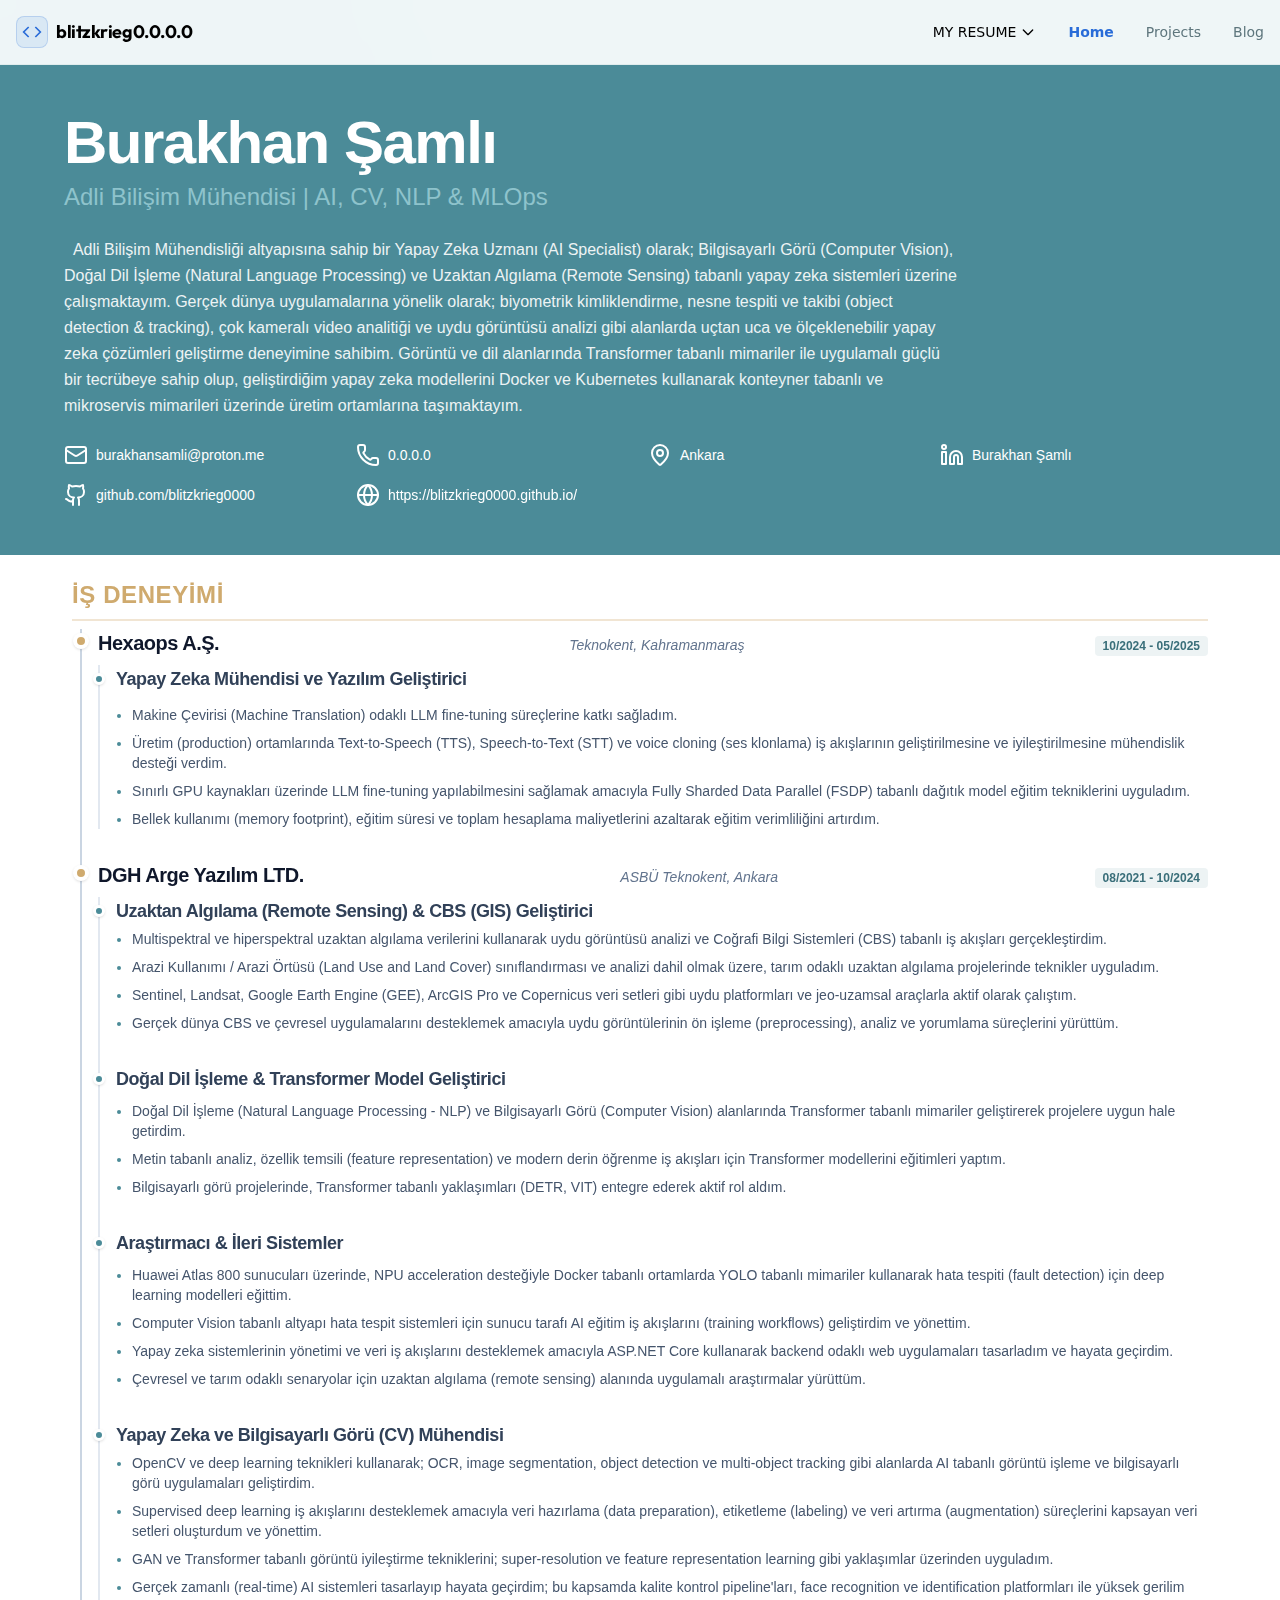
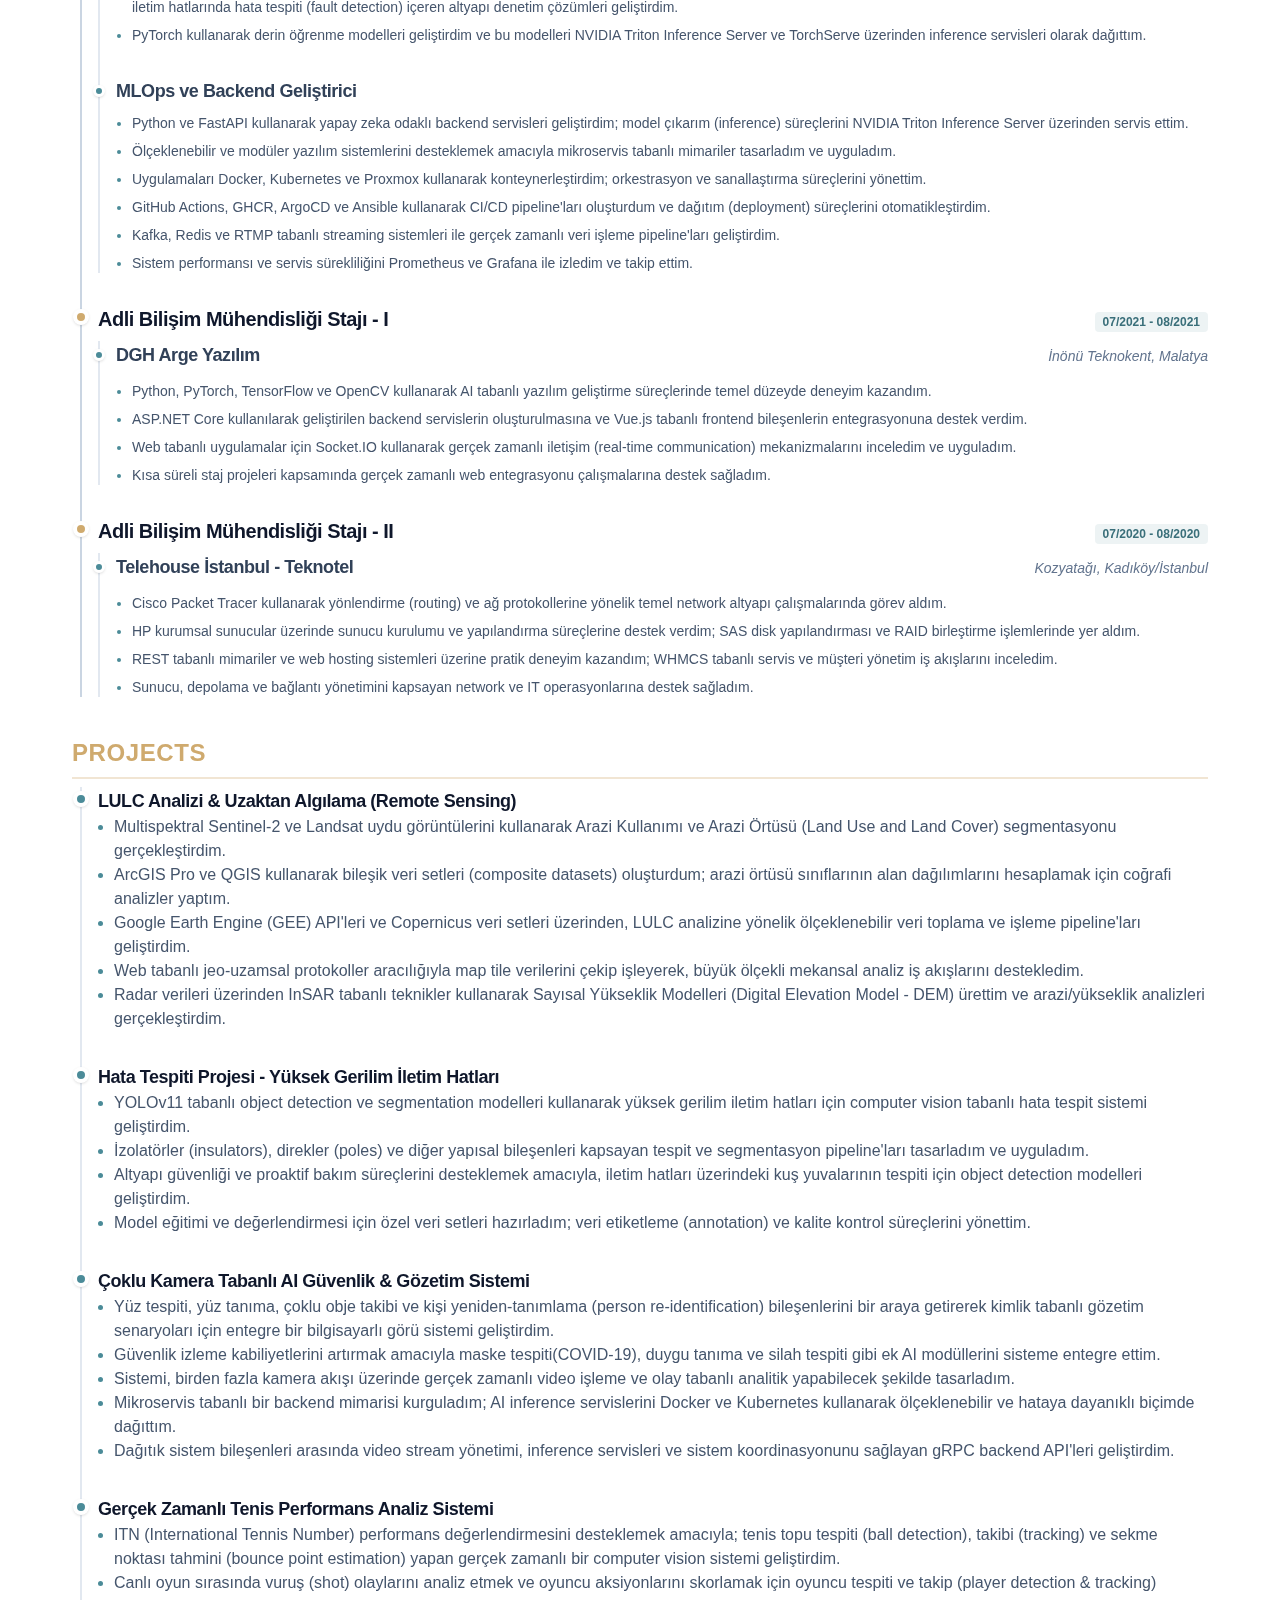
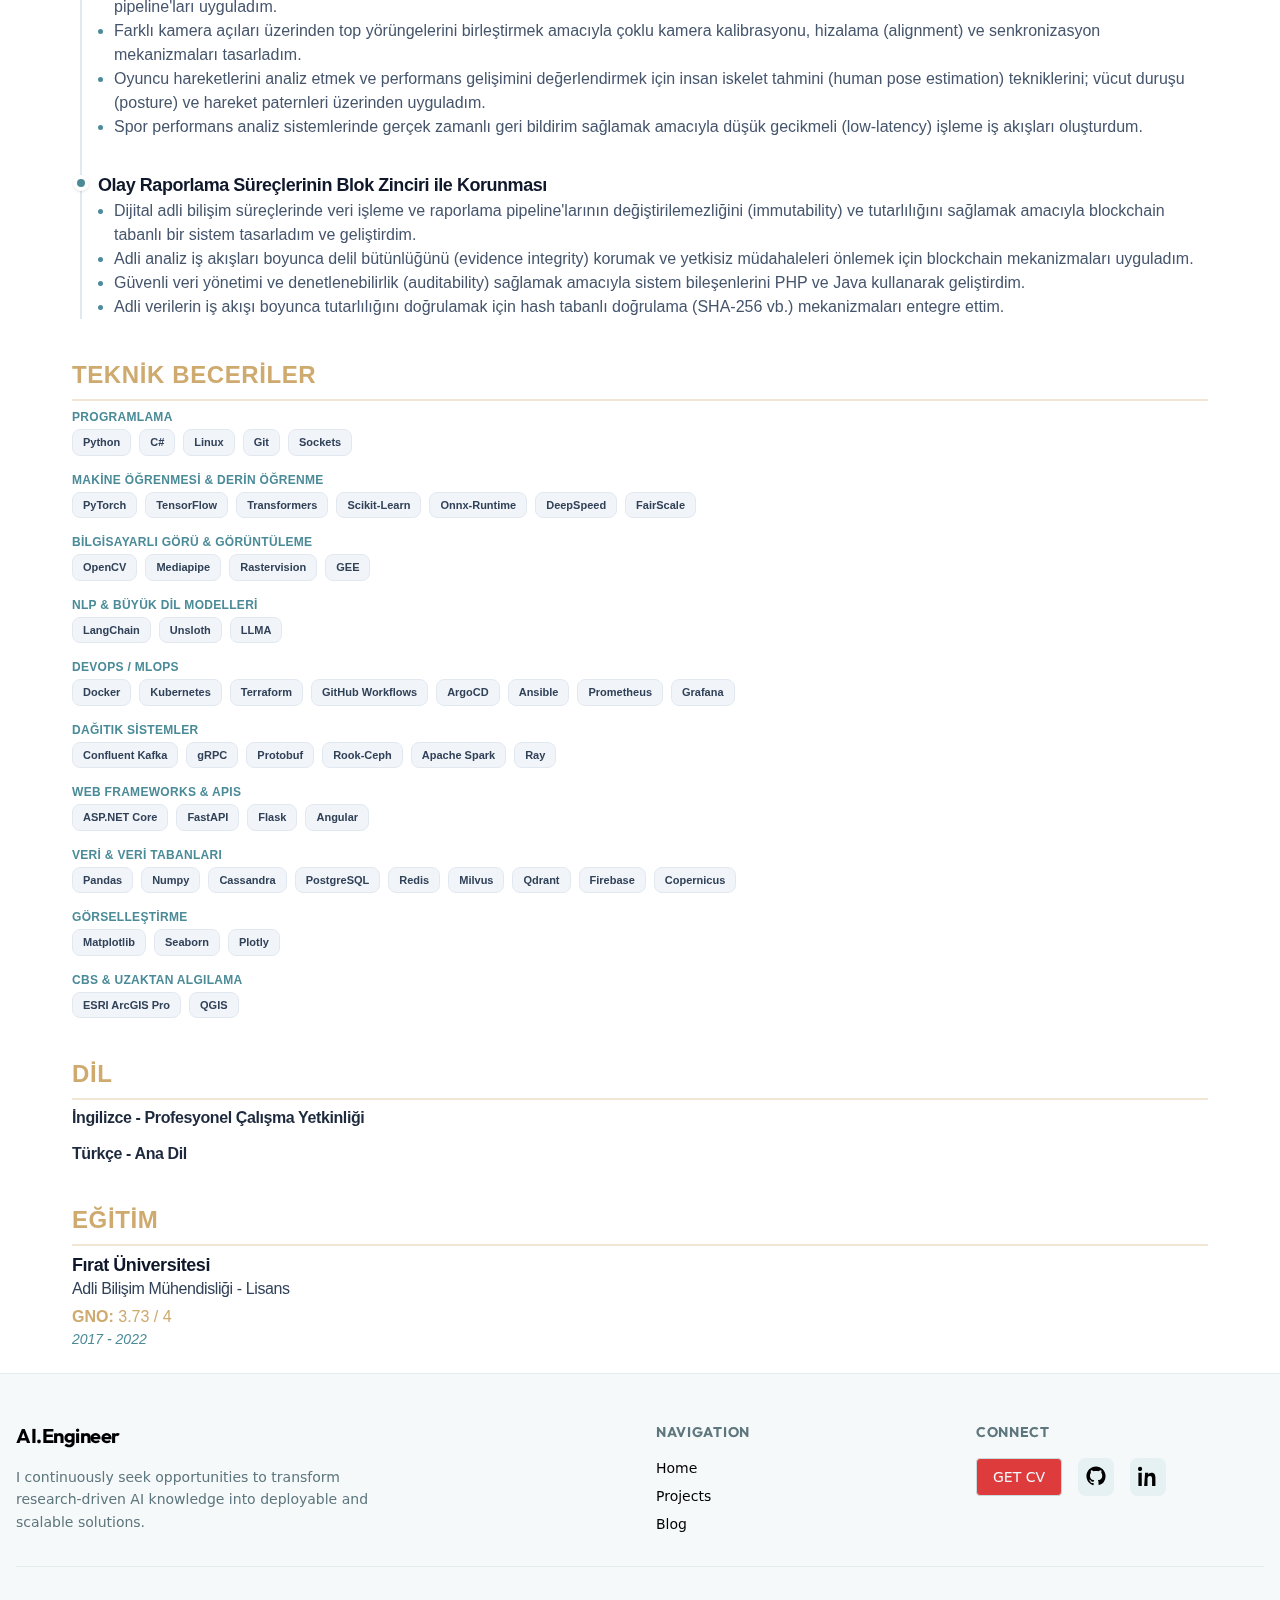
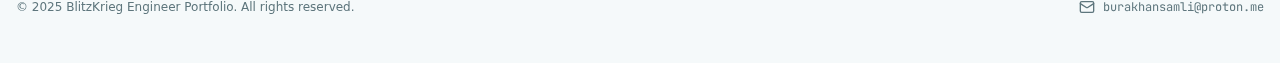
<file: resume-one-tr/index.html>
<!DOCTYPE html><html lang="en"><head>
  <meta charset="utf-8">
  <title>Burakhan Şamlı</title>
  <base href="https://blitzkrieg0000.github.io/">
  <meta name="viewport" content="width=device-width, initial-scale=1">
  <link rel="icon" type="image/x-icon" href="favicon.ico">
<link rel="stylesheet" href="styles.css"><link rel="preload" href="https://fonts.googleapis.com/css2?family=Outfit:wght@300;400;500;600;700&amp;family=Plus+Jakarta+Sans:wght@400;500;600;700&amp;family=JetBrains+Mono:wght@400;500&amp;display=swap" as="style"><style ng-app-id="ng">

@layer properties;
@layer theme {
  [_ngcontent-ng-c3712824887]:root, 
   [_nghost-ng-c3712824887] {
    --font-sans:
      ui-sans-serif,
      system-ui,
      sans-serif,
      "Apple Color Emoji",
      "Segoe UI Emoji",
      "Segoe UI Symbol",
      "Noto Color Emoji";
    --font-mono:
      ui-monospace,
      SFMono-Regular,
      Menlo,
      Monaco,
      Consolas,
      "Liberation Mono",
      "Courier New",
      monospace;
    --color-red-500: oklch(63.7% 0.237 25.331);
    --color-amber-500: oklch(76.9% 0.188 70.08);
    --color-emerald-500: oklch(69.6% 0.17 162.48);
    --color-blue-500: oklch(62.3% 0.214 259.815);
    --color-purple-400: oklch(71.4% 0.203 305.504);
    --color-purple-500: oklch(62.7% 0.265 303.9);
    --color-slate-100: oklch(96.8% 0.007 247.896);
    --color-slate-200: oklch(92.9% 0.013 255.508);
    --color-slate-300: oklch(86.9% 0.022 252.894);
    --color-slate-500: oklch(55.4% 0.046 257.417);
    --color-slate-600: oklch(44.6% 0.043 257.281);
    --color-slate-700: oklch(37.2% 0.044 257.287);
    --color-slate-800: oklch(27.9% 0.041 260.031);
    --color-slate-900: oklch(20.8% 0.042 265.755);
    --color-gray-50: oklch(98.5% 0.002 247.839);
    --color-gray-600: oklch(44.6% 0.03 256.802);
    --color-gray-900: oklch(21% 0.034 264.665);
    --color-black: #000;
    --color-white: #fff;
    --spacing: 0.25rem;
    --container-sm: 24rem;
    --container-md: 28rem;
    --container-lg: 32rem;
    --container-2xl: 42rem;
    --container-3xl: 48rem;
    --container-4xl: 56rem;
    --container-6xl: 72rem;
    --text-xs: 0.75rem;
    --text-xs--line-height: calc(1 / 0.75);
    --text-sm: 0.875rem;
    --text-sm--line-height: calc(1.25 / 0.875);
    --text-base: 1rem;
    --text-base--line-height: calc(1.5 / 1);
    --text-lg: 1.125rem;
    --text-lg--line-height: calc(1.75 / 1.125);
    --text-xl: 1.25rem;
    --text-xl--line-height: calc(1.75 / 1.25);
    --text-2xl: 1.5rem;
    --text-2xl--line-height: calc(2 / 1.5);
    --text-4xl: 2.25rem;
    --text-4xl--line-height: calc(2.5 / 2.25);
    --text-5xl: 3rem;
    --text-5xl--line-height: 1;
    --text-6xl: 3.75rem;
    --text-6xl--line-height: 1;
    --text-7xl: 4.5rem;
    --text-7xl--line-height: 1;
    --font-weight-light: 300;
    --font-weight-normal: 400;
    --font-weight-medium: 500;
    --font-weight-semibold: 600;
    --font-weight-bold: 700;
    --font-weight-black: 900;
    --tracking-tight: -0.025em;
    --tracking-wide: 0.025em;
    --tracking-wider: 0.05em;
    --tracking-widest: 0.1em;
    --leading-tight: 1.25;
    --leading-relaxed: 1.625;
    --radius-2xl: 1rem;
    --radius-3xl: 1.5rem;
    --ease-out: cubic-bezier(0, 0, 0.2, 1);
    --animate-spin: spin 1s linear infinite;
    --animate-ping: ping 1s cubic-bezier(0, 0, 0.2, 1) infinite;
    --animate-pulse: pulse 2s cubic-bezier(0.4, 0, 0.6, 1) infinite;
    --blur-sm: 8px;
    --blur-xl: 24px;
    --blur-2xl: 40px;
    --aspect-video: 16 / 9;
    --default-transition-duration: 150ms;
    --default-transition-timing-function: cubic-bezier(0.4, 0, 0.2, 1);
    --default-font-family: var(--font-sans);
    --default-mono-font-family: var(--font-mono);
  }
}
@layer base {
  *[_ngcontent-ng-c3712824887], 
   [_ngcontent-ng-c3712824887]::after, 
   [_ngcontent-ng-c3712824887]::before, 
   [_ngcontent-ng-c3712824887]::backdrop, 
   [_ngcontent-ng-c3712824887]::file-selector-button {
    box-sizing: border-box;
    margin: 0;
    padding: 0;
    border: 0 solid;
  }
  html[_ngcontent-ng-c3712824887], 
   [_nghost-ng-c3712824887] {
    line-height: 1.5;
    -webkit-text-size-adjust: 100%;
    tab-size: 4;
    font-family: var(--default-font-family, ui-sans-serif, system-ui, sans-serif, "Apple Color Emoji", "Segoe UI Emoji", "Segoe UI Symbol", "Noto Color Emoji");
    font-feature-settings: var(--default-font-feature-settings, normal);
    font-variation-settings: var(--default-font-variation-settings, normal);
    -webkit-tap-highlight-color: transparent;
  }
  hr[_ngcontent-ng-c3712824887] {
    height: 0;
    color: inherit;
    border-top-width: 1px;
  }
  abbr[_ngcontent-ng-c3712824887]:where([title]) {
    -webkit-text-decoration: underline dotted;
    text-decoration: underline dotted;
  }
  h1[_ngcontent-ng-c3712824887], 
   h2[_ngcontent-ng-c3712824887], 
   h3[_ngcontent-ng-c3712824887], 
   h4[_ngcontent-ng-c3712824887], 
   h5[_ngcontent-ng-c3712824887], 
   h6[_ngcontent-ng-c3712824887] {
    font-size: inherit;
    font-weight: inherit;
  }
  a[_ngcontent-ng-c3712824887] {
    color: inherit;
    -webkit-text-decoration: inherit;
    text-decoration: inherit;
  }
  b[_ngcontent-ng-c3712824887], 
   strong[_ngcontent-ng-c3712824887] {
    font-weight: bolder;
  }
  code[_ngcontent-ng-c3712824887], 
   kbd[_ngcontent-ng-c3712824887], 
   samp[_ngcontent-ng-c3712824887], 
   pre[_ngcontent-ng-c3712824887] {
    font-family: var(--default-mono-font-family, ui-monospace, SFMono-Regular, Menlo, Monaco, Consolas, "Liberation Mono", "Courier New", monospace);
    font-feature-settings: var(--default-mono-font-feature-settings, normal);
    font-variation-settings: var(--default-mono-font-variation-settings, normal);
    font-size: 1em;
  }
  small[_ngcontent-ng-c3712824887] {
    font-size: 80%;
  }
  sub[_ngcontent-ng-c3712824887], 
   sup[_ngcontent-ng-c3712824887] {
    font-size: 75%;
    line-height: 0;
    position: relative;
    vertical-align: baseline;
  }
  sub[_ngcontent-ng-c3712824887] {
    bottom: -0.25em;
  }
  sup[_ngcontent-ng-c3712824887] {
    top: -0.5em;
  }
  table[_ngcontent-ng-c3712824887] {
    text-indent: 0;
    border-color: inherit;
    border-collapse: collapse;
  }
  [_ngcontent-ng-c3712824887]:-moz-focusring {
    outline: auto;
  }
  progress[_ngcontent-ng-c3712824887] {
    vertical-align: baseline;
  }
  summary[_ngcontent-ng-c3712824887] {
    display: list-item;
  }
  ol[_ngcontent-ng-c3712824887], 
   ul[_ngcontent-ng-c3712824887], 
   menu[_ngcontent-ng-c3712824887] {
    list-style: none;
  }
  img[_ngcontent-ng-c3712824887], 
   svg[_ngcontent-ng-c3712824887], 
   video[_ngcontent-ng-c3712824887], 
   canvas[_ngcontent-ng-c3712824887], 
   audio[_ngcontent-ng-c3712824887], 
   iframe[_ngcontent-ng-c3712824887], 
   embed[_ngcontent-ng-c3712824887], 
   object[_ngcontent-ng-c3712824887] {
    display: block;
    vertical-align: middle;
  }
  img[_ngcontent-ng-c3712824887], 
   video[_ngcontent-ng-c3712824887] {
    max-width: 100%;
    height: auto;
  }
  button[_ngcontent-ng-c3712824887], 
   input[_ngcontent-ng-c3712824887], 
   select[_ngcontent-ng-c3712824887], 
   optgroup[_ngcontent-ng-c3712824887], 
   textarea[_ngcontent-ng-c3712824887], 
   [_ngcontent-ng-c3712824887]::file-selector-button {
    font: inherit;
    font-feature-settings: inherit;
    font-variation-settings: inherit;
    letter-spacing: inherit;
    color: inherit;
    border-radius: 0;
    background-color: transparent;
    opacity: 1;
  }
  :where(select[_ngcontent-ng-c3712824887]:is([multiple], [size]))   optgroup[_ngcontent-ng-c3712824887] {
    font-weight: bolder;
  }
  :where(select[_ngcontent-ng-c3712824887]:is([multiple], [size]))   optgroup[_ngcontent-ng-c3712824887]   option[_ngcontent-ng-c3712824887] {
    padding-inline-start: 20px;
  }
  [_ngcontent-ng-c3712824887]::file-selector-button {
    margin-inline-end: 4px;
  }
  [_ngcontent-ng-c3712824887]::placeholder {
    opacity: 1;
  }
  @supports (not (-webkit-appearance: -apple-pay-button)) or (contain-intrinsic-size: 1px) {
    [_ngcontent-ng-c3712824887]::placeholder {
      color: currentcolor;
    }
    @supports (color: color-mix(in lab, red, red)) {
      [_ngcontent-ng-c3712824887]::placeholder {
        color: color-mix(in oklab, currentcolor 50%, transparent);
      }
    }
  }
  textarea[_ngcontent-ng-c3712824887] {
    resize: vertical;
  }
  [_ngcontent-ng-c3712824887]::-webkit-search-decoration {
    -webkit-appearance: none;
  }
  [_ngcontent-ng-c3712824887]::-webkit-date-and-time-value {
    min-height: 1lh;
    text-align: inherit;
  }
  [_ngcontent-ng-c3712824887]::-webkit-datetime-edit {
    display: inline-flex;
  }
  [_ngcontent-ng-c3712824887]::-webkit-datetime-edit-fields-wrapper {
    padding: 0;
  }
  [_ngcontent-ng-c3712824887]::-webkit-datetime-edit, 
   [_ngcontent-ng-c3712824887]::-webkit-datetime-edit-year-field, 
   [_ngcontent-ng-c3712824887]::-webkit-datetime-edit-month-field, 
   [_ngcontent-ng-c3712824887]::-webkit-datetime-edit-day-field, 
   [_ngcontent-ng-c3712824887]::-webkit-datetime-edit-hour-field, 
   [_ngcontent-ng-c3712824887]::-webkit-datetime-edit-minute-field, 
   [_ngcontent-ng-c3712824887]::-webkit-datetime-edit-second-field, 
   [_ngcontent-ng-c3712824887]::-webkit-datetime-edit-millisecond-field, 
   [_ngcontent-ng-c3712824887]::-webkit-datetime-edit-meridiem-field {
    padding-block: 0;
  }
  [_ngcontent-ng-c3712824887]::-webkit-calendar-picker-indicator {
    line-height: 1;
  }
  [_ngcontent-ng-c3712824887]:-moz-ui-invalid {
    box-shadow: none;
  }
  button[_ngcontent-ng-c3712824887], 
   input[_ngcontent-ng-c3712824887]:where([type=button], [type=reset], [type=submit]), 
   [_ngcontent-ng-c3712824887]::file-selector-button {
    appearance: button;
  }
  [_ngcontent-ng-c3712824887]::-webkit-inner-spin-button, 
   [_ngcontent-ng-c3712824887]::-webkit-outer-spin-button {
    height: auto;
  }
  [hidden][_ngcontent-ng-c3712824887]:where(:not([hidden=until-found])) {
    display: none !important;
  }
}
.pointer-events-auto[_ngcontent-ng-c3712824887] {
  pointer-events: auto;
}
.pointer-events-none[_ngcontent-ng-c3712824887] {
  pointer-events: none;
}
.invisible[_ngcontent-ng-c3712824887] {
  visibility: hidden;
}
.visible[_ngcontent-ng-c3712824887] {
  visibility: visible;
}
.absolute[_ngcontent-ng-c3712824887] {
  position: absolute;
}
.fixed[_ngcontent-ng-c3712824887] {
  position: fixed;
}
.relative[_ngcontent-ng-c3712824887] {
  position: relative;
}
.static[_ngcontent-ng-c3712824887] {
  position: static;
}
.sticky[_ngcontent-ng-c3712824887] {
  position: sticky;
}
.inset-0[_ngcontent-ng-c3712824887] {
  inset: calc(var(--spacing) * 0);
}
.-top-\__ph-0__[_ngcontent-ng-c3712824887] {
  top: calc(10% * -1);
}
.top-0[_ngcontent-ng-c3712824887] {
  top: calc(var(--spacing) * 0);
}
.top-1[_ngcontent-ng-c3712824887] {
  top: calc(var(--spacing) * 1);
}
.top-1\/2[_ngcontent-ng-c3712824887] {
  top: calc(1/2 * 100%);
}
.top-2[_ngcontent-ng-c3712824887] {
  top: calc(var(--spacing) * 2);
}
.top-24[_ngcontent-ng-c3712824887] {
  top: calc(var(--spacing) * 24);
}
.-right-\__ph-0__[_ngcontent-ng-c3712824887] {
  right: calc(5% * -1);
}
.right-0[_ngcontent-ng-c3712824887] {
  right: calc(var(--spacing) * 0);
}
.right-2[_ngcontent-ng-c3712824887] {
  right: calc(var(--spacing) * 2);
}
.right-8[_ngcontent-ng-c3712824887] {
  right: calc(var(--spacing) * 8);
}
.bottom-2[_ngcontent-ng-c3712824887] {
  bottom: calc(var(--spacing) * 2);
}
.bottom-\__ph-0__[_ngcontent-ng-c3712824887] {
  bottom: -10%;
}
.bottom-\__ph-0__[_ngcontent-ng-c3712824887] {
  bottom: 10%;
}
.-left-\__ph-0__[_ngcontent-ng-c3712824887] {
  left: calc(5% * -1);
}
.-left-\__ph-0__[_ngcontent-ng-c3712824887] {
  left: calc(23px * -1);
}
.-left-\__ph-0__[_ngcontent-ng-c3712824887] {
  left: calc(25px * -1);
}
.left-0[_ngcontent-ng-c3712824887] {
  left: calc(var(--spacing) * 0);
}
.left-2[_ngcontent-ng-c3712824887] {
  left: calc(var(--spacing) * 2);
}
.left-4[_ngcontent-ng-c3712824887] {
  left: calc(var(--spacing) * 4);
}
.left-8[_ngcontent-ng-c3712824887] {
  left: calc(var(--spacing) * 8);
}
.-z-10[_ngcontent-ng-c3712824887] {
  z-index: calc(10 * -1);
}
.z-0[_ngcontent-ng-c3712824887] {
  z-index: 0;
}
.z-10[_ngcontent-ng-c3712824887] {
  z-index: 10;
}
.z-20[_ngcontent-ng-c3712824887] {
  z-index: 20;
}
.z-50[_ngcontent-ng-c3712824887] {
  z-index: 50;
}
.z-\__ph-0__[_ngcontent-ng-c3712824887] {
  z-index: 100;
}
.col-span-full[_ngcontent-ng-c3712824887] {
  grid-column: 1 / -1;
}
.container[_ngcontent-ng-c3712824887] {
  width: 100%;
}
@media (width >= 40rem) {
  .container[_ngcontent-ng-c3712824887] {
    max-width: 40rem;
  }
}
@media (width >= 48rem) {
  .container[_ngcontent-ng-c3712824887] {
    max-width: 48rem;
  }
}
@media (width >= 64rem) {
  .container[_ngcontent-ng-c3712824887] {
    max-width: 64rem;
  }
}
@media (width >= 80rem) {
  .container[_ngcontent-ng-c3712824887] {
    max-width: 80rem;
  }
}
@media (width >= 96rem) {
  .container[_ngcontent-ng-c3712824887] {
    max-width: 96rem;
  }
}
.mx-4[_ngcontent-ng-c3712824887] {
  margin-inline: calc(var(--spacing) * 4);
}
.mx-auto[_ngcontent-ng-c3712824887] {
  margin-inline: auto;
}
.mt-0[_ngcontent-ng-c3712824887] {
  margin-top: calc(var(--spacing) * 0);
}
.mt-1[_ngcontent-ng-c3712824887] {
  margin-top: calc(var(--spacing) * 1);
}
.mt-1\.5[_ngcontent-ng-c3712824887] {
  margin-top: calc(var(--spacing) * 1.5);
}
.mt-2[_ngcontent-ng-c3712824887] {
  margin-top: calc(var(--spacing) * 2);
}
.mt-4[_ngcontent-ng-c3712824887] {
  margin-top: calc(var(--spacing) * 4);
}
.mt-6[_ngcontent-ng-c3712824887] {
  margin-top: calc(var(--spacing) * 6);
}
.mt-12[_ngcontent-ng-c3712824887] {
  margin-top: calc(var(--spacing) * 12);
}
.mt-auto[_ngcontent-ng-c3712824887] {
  margin-top: auto;
}
.mb-0[_ngcontent-ng-c3712824887] {
  margin-bottom: calc(var(--spacing) * 0);
}
.mb-1[_ngcontent-ng-c3712824887] {
  margin-bottom: calc(var(--spacing) * 1);
}
.mb-2[_ngcontent-ng-c3712824887] {
  margin-bottom: calc(var(--spacing) * 2);
}
.mb-3[_ngcontent-ng-c3712824887] {
  margin-bottom: calc(var(--spacing) * 3);
}
.mb-4[_ngcontent-ng-c3712824887] {
  margin-bottom: calc(var(--spacing) * 4);
}
.mb-6[_ngcontent-ng-c3712824887] {
  margin-bottom: calc(var(--spacing) * 6);
}
.mb-8[_ngcontent-ng-c3712824887] {
  margin-bottom: calc(var(--spacing) * 8);
}
.mb-10[_ngcontent-ng-c3712824887] {
  margin-bottom: calc(var(--spacing) * 10);
}
.mb-12[_ngcontent-ng-c3712824887] {
  margin-bottom: calc(var(--spacing) * 12);
}
.mb-16[_ngcontent-ng-c3712824887] {
  margin-bottom: calc(var(--spacing) * 16);
}
.ml-0[_ngcontent-ng-c3712824887] {
  margin-left: calc(var(--spacing) * 0);
}
.ml-2[_ngcontent-ng-c3712824887] {
  margin-left: calc(var(--spacing) * 2);
}
.ml-4[_ngcontent-ng-c3712824887] {
  margin-left: calc(var(--spacing) * 4);
}
.line-clamp-3[_ngcontent-ng-c3712824887] {
  overflow: hidden;
  display: -webkit-box;
  -webkit-box-orient: vertical;
  -webkit-line-clamp: 3;
}
.block[_ngcontent-ng-c3712824887] {
  display: block;
}
.flex[_ngcontent-ng-c3712824887] {
  display: flex;
}
.grid[_ngcontent-ng-c3712824887] {
  display: grid;
}
.hidden[_ngcontent-ng-c3712824887] {
  display: none;
}
.inline-flex[_ngcontent-ng-c3712824887] {
  display: inline-flex;
}
.aspect-video[_ngcontent-ng-c3712824887] {
  aspect-ratio: var(--aspect-video);
}
.size-4[_ngcontent-ng-c3712824887] {
  width: calc(var(--spacing) * 4);
  height: calc(var(--spacing) * 4);
}
.size-8[_ngcontent-ng-c3712824887] {
  width: calc(var(--spacing) * 8);
  height: calc(var(--spacing) * 8);
}
.size-9[_ngcontent-ng-c3712824887] {
  width: calc(var(--spacing) * 9);
  height: calc(var(--spacing) * 9);
}
.size-10[_ngcontent-ng-c3712824887] {
  width: calc(var(--spacing) * 10);
  height: calc(var(--spacing) * 10);
}
.size-48[_ngcontent-ng-c3712824887] {
  width: calc(var(--spacing) * 48);
  height: calc(var(--spacing) * 48);
}
.size-72[_ngcontent-ng-c3712824887] {
  width: calc(var(--spacing) * 72);
  height: calc(var(--spacing) * 72);
}
.size-\__ph-0__[_ngcontent-ng-c3712824887] {
  width: 500px;
  height: 500px;
}
.size-\__ph-0__[_ngcontent-ng-c3712824887] {
  width: 600px;
  height: 600px;
}
.h-1[_ngcontent-ng-c3712824887] {
  height: calc(var(--spacing) * 1);
}
.h-1\.5[_ngcontent-ng-c3712824887] {
  height: calc(var(--spacing) * 1.5);
}
.h-2[_ngcontent-ng-c3712824887] {
  height: calc(var(--spacing) * 2);
}
.h-3[_ngcontent-ng-c3712824887] {
  height: calc(var(--spacing) * 3);
}
.h-4[_ngcontent-ng-c3712824887] {
  height: calc(var(--spacing) * 4);
}
.h-5[_ngcontent-ng-c3712824887] {
  height: calc(var(--spacing) * 5);
}
.h-6[_ngcontent-ng-c3712824887] {
  height: calc(var(--spacing) * 6);
}
.h-8[_ngcontent-ng-c3712824887] {
  height: calc(var(--spacing) * 8);
}
.h-9[_ngcontent-ng-c3712824887] {
  height: calc(var(--spacing) * 9);
}
.h-10[_ngcontent-ng-c3712824887] {
  height: calc(var(--spacing) * 10);
}
.h-16[_ngcontent-ng-c3712824887] {
  height: calc(var(--spacing) * 16);
}
.h-96[_ngcontent-ng-c3712824887] {
  height: calc(var(--spacing) * 96);
}
.h-\__ph-0__[_ngcontent-ng-c3712824887] {
  height: 1px;
}
.h-\__ph-0__[_ngcontent-ng-c3712824887] {
  height: 500px;
}
.h-auto[_ngcontent-ng-c3712824887] {
  height: auto;
}
.h-full[_ngcontent-ng-c3712824887] {
  height: 100%;
}
.h-px[_ngcontent-ng-c3712824887] {
  height: 1px;
}
.max-h-\__ph-0__[_ngcontent-ng-c3712824887] {
  max-height: 600px;
}
.max-h-screen[_ngcontent-ng-c3712824887] {
  max-height: 100vh;
}
.min-h-8[_ngcontent-ng-c3712824887] {
  min-height: calc(var(--spacing) * 8);
}
.min-h-9[_ngcontent-ng-c3712824887] {
  min-height: calc(var(--spacing) * 9);
}
.min-h-10[_ngcontent-ng-c3712824887] {
  min-height: calc(var(--spacing) * 10);
}
.min-h-\__ph-0__[_ngcontent-ng-c3712824887] {
  min-height: 90vh;
}
.min-h-screen[_ngcontent-ng-c3712824887] {
  min-height: 100vh;
}
.w-2[_ngcontent-ng-c3712824887] {
  width: calc(var(--spacing) * 2);
}
.w-3[_ngcontent-ng-c3712824887] {
  width: calc(var(--spacing) * 3);
}
.w-4[_ngcontent-ng-c3712824887] {
  width: calc(var(--spacing) * 4);
}
.w-5[_ngcontent-ng-c3712824887] {
  width: calc(var(--spacing) * 5);
}
.w-6[_ngcontent-ng-c3712824887] {
  width: calc(var(--spacing) * 6);
}
.w-8[_ngcontent-ng-c3712824887] {
  width: calc(var(--spacing) * 8);
}
.w-9[_ngcontent-ng-c3712824887] {
  width: calc(var(--spacing) * 9);
}
.w-10[_ngcontent-ng-c3712824887] {
  width: calc(var(--spacing) * 10);
}
.w-56[_ngcontent-ng-c3712824887] {
  width: calc(var(--spacing) * 56);
}
.w-\__ph-0__[_ngcontent-ng-c3712824887] {
  width: 500px;
}
.w-auto[_ngcontent-ng-c3712824887] {
  width: auto;
}
.w-full[_ngcontent-ng-c3712824887] {
  width: 100%;
}
.max-w-2xl[_ngcontent-ng-c3712824887] {
  max-width: var(--container-2xl);
}
.max-w-3xl[_ngcontent-ng-c3712824887] {
  max-width: var(--container-3xl);
}
.max-w-4xl[_ngcontent-ng-c3712824887] {
  max-width: var(--container-4xl);
}
.max-w-6xl[_ngcontent-ng-c3712824887] {
  max-width: var(--container-6xl);
}
.max-w-full[_ngcontent-ng-c3712824887] {
  max-width: 100%;
}
.max-w-lg[_ngcontent-ng-c3712824887] {
  max-width: var(--container-lg);
}
.max-w-md[_ngcontent-ng-c3712824887] {
  max-width: var(--container-md);
}
.max-w-none[_ngcontent-ng-c3712824887] {
  max-width: none;
}
.max-w-sm[_ngcontent-ng-c3712824887] {
  max-width: var(--container-sm);
}
.flex-1[_ngcontent-ng-c3712824887] {
  flex: 1;
}
.flex-shrink-0[_ngcontent-ng-c3712824887] {
  flex-shrink: 0;
}
.shrink-0[_ngcontent-ng-c3712824887] {
  flex-shrink: 0;
}
.flex-grow[_ngcontent-ng-c3712824887] {
  flex-grow: 1;
}
.-translate-y-1\/2[_ngcontent-ng-c3712824887] {
  --tw-translate-y: calc(calc(1/2 * 100%) * -1);
  translate: var(--tw-translate-x) var(--tw-translate-y);
}
.scale-110[_ngcontent-ng-c3712824887] {
  --tw-scale-x: 110%;
  --tw-scale-y: 110%;
  --tw-scale-z: 110%;
  scale: var(--tw-scale-x) var(--tw-scale-y);
}
.scale-x-0[_ngcontent-ng-c3712824887] {
  --tw-scale-x: 0%;
  scale: var(--tw-scale-x) var(--tw-scale-y);
}
.rotate-180[_ngcontent-ng-c3712824887] {
  rotate: 180deg;
}
.transform[_ngcontent-ng-c3712824887] {
  transform: var(--tw-rotate-x,) var(--tw-rotate-y,) var(--tw-rotate-z,) var(--tw-skew-x,) var(--tw-skew-y,);
}
.animate-ping[_ngcontent-ng-c3712824887] {
  animation: var(--animate-ping);
}
.animate-pulse[_ngcontent-ng-c3712824887] {
  animation: var(--animate-pulse);
}
.animate-spin[_ngcontent-ng-c3712824887] {
  animation: var(--animate-spin);
}
.cursor-pointer[_ngcontent-ng-c3712824887] {
  cursor: pointer;
}
.list-outside[_ngcontent-ng-c3712824887] {
  list-style-position: outside;
}
.list-disc[_ngcontent-ng-c3712824887] {
  list-style-type: disc;
}
.grid-cols-1[_ngcontent-ng-c3712824887] {
  grid-template-columns: repeat(1, minmax(0, 1fr));
}
.flex-col[_ngcontent-ng-c3712824887] {
  flex-direction: column;
}
.flex-col-reverse[_ngcontent-ng-c3712824887] {
  flex-direction: column-reverse;
}
.flex-wrap[_ngcontent-ng-c3712824887] {
  flex-wrap: wrap;
}
.items-baseline[_ngcontent-ng-c3712824887] {
  align-items: baseline;
}
.items-center[_ngcontent-ng-c3712824887] {
  align-items: center;
}
.items-end[_ngcontent-ng-c3712824887] {
  align-items: flex-end;
}
.items-start[_ngcontent-ng-c3712824887] {
  align-items: flex-start;
}
.justify-between[_ngcontent-ng-c3712824887] {
  justify-content: space-between;
}
.justify-center[_ngcontent-ng-c3712824887] {
  justify-content: center;
}
.gap-1[_ngcontent-ng-c3712824887] {
  gap: calc(var(--spacing) * 1);
}
.gap-1\.5[_ngcontent-ng-c3712824887] {
  gap: calc(var(--spacing) * 1.5);
}
.gap-2[_ngcontent-ng-c3712824887] {
  gap: calc(var(--spacing) * 2);
}
.gap-3[_ngcontent-ng-c3712824887] {
  gap: calc(var(--spacing) * 3);
}
.gap-4[_ngcontent-ng-c3712824887] {
  gap: calc(var(--spacing) * 4);
}
.gap-6[_ngcontent-ng-c3712824887] {
  gap: calc(var(--spacing) * 6);
}
.gap-8[_ngcontent-ng-c3712824887] {
  gap: calc(var(--spacing) * 8);
}
.gap-12[_ngcontent-ng-c3712824887] {
  gap: calc(var(--spacing) * 12);
}
.gap-16[_ngcontent-ng-c3712824887] {
  gap: calc(var(--spacing) * 16);
}
:where(.space-y-1[_ngcontent-ng-c3712824887]    > [_ngcontent-ng-c3712824887]:not(:last-child)) {
  --tw-space-y-reverse: 0;
  margin-block-start: calc(calc(var(--spacing) * 1) * var(--tw-space-y-reverse));
  margin-block-end: calc(calc(var(--spacing) * 1) * calc(1 - var(--tw-space-y-reverse)));
}
:where(.space-y-1\.5[_ngcontent-ng-c3712824887]    > [_ngcontent-ng-c3712824887]:not(:last-child)) {
  --tw-space-y-reverse: 0;
  margin-block-start: calc(calc(var(--spacing) * 1.5) * var(--tw-space-y-reverse));
  margin-block-end: calc(calc(var(--spacing) * 1.5) * calc(1 - var(--tw-space-y-reverse)));
}
:where(.space-y-2[_ngcontent-ng-c3712824887]    > [_ngcontent-ng-c3712824887]:not(:last-child)) {
  --tw-space-y-reverse: 0;
  margin-block-start: calc(calc(var(--spacing) * 2) * var(--tw-space-y-reverse));
  margin-block-end: calc(calc(var(--spacing) * 2) * calc(1 - var(--tw-space-y-reverse)));
}
:where(.space-y-4[_ngcontent-ng-c3712824887]    > [_ngcontent-ng-c3712824887]:not(:last-child)) {
  --tw-space-y-reverse: 0;
  margin-block-start: calc(calc(var(--spacing) * 4) * var(--tw-space-y-reverse));
  margin-block-end: calc(calc(var(--spacing) * 4) * calc(1 - var(--tw-space-y-reverse)));
}
:where(.space-y-6[_ngcontent-ng-c3712824887]    > [_ngcontent-ng-c3712824887]:not(:last-child)) {
  --tw-space-y-reverse: 0;
  margin-block-start: calc(calc(var(--spacing) * 6) * var(--tw-space-y-reverse));
  margin-block-end: calc(calc(var(--spacing) * 6) * calc(1 - var(--tw-space-y-reverse)));
}
:where(.space-y-8[_ngcontent-ng-c3712824887]    > [_ngcontent-ng-c3712824887]:not(:last-child)) {
  --tw-space-y-reverse: 0;
  margin-block-start: calc(calc(var(--spacing) * 8) * var(--tw-space-y-reverse));
  margin-block-end: calc(calc(var(--spacing) * 8) * calc(1 - var(--tw-space-y-reverse)));
}
:where(.space-y-10[_ngcontent-ng-c3712824887]    > [_ngcontent-ng-c3712824887]:not(:last-child)) {
  --tw-space-y-reverse: 0;
  margin-block-start: calc(calc(var(--spacing) * 10) * var(--tw-space-y-reverse));
  margin-block-end: calc(calc(var(--spacing) * 10) * calc(1 - var(--tw-space-y-reverse)));
}
:where(.space-y-12[_ngcontent-ng-c3712824887]    > [_ngcontent-ng-c3712824887]:not(:last-child)) {
  --tw-space-y-reverse: 0;
  margin-block-start: calc(calc(var(--spacing) * 12) * var(--tw-space-y-reverse));
  margin-block-end: calc(calc(var(--spacing) * 12) * calc(1 - var(--tw-space-y-reverse)));
}
:where(.space-y-14[_ngcontent-ng-c3712824887]    > [_ngcontent-ng-c3712824887]:not(:last-child)) {
  --tw-space-y-reverse: 0;
  margin-block-start: calc(calc(var(--spacing) * 14) * var(--tw-space-y-reverse));
  margin-block-end: calc(calc(var(--spacing) * 14) * calc(1 - var(--tw-space-y-reverse)));
}
:where(.space-x-4[_ngcontent-ng-c3712824887]    > [_ngcontent-ng-c3712824887]:not(:last-child)) {
  --tw-space-x-reverse: 0;
  margin-inline-start: calc(calc(var(--spacing) * 4) * var(--tw-space-x-reverse));
  margin-inline-end: calc(calc(var(--spacing) * 4) * calc(1 - var(--tw-space-x-reverse)));
}
.overflow-hidden[_ngcontent-ng-c3712824887] {
  overflow: hidden;
}
.rounded[_ngcontent-ng-c3712824887] {
  border-radius: 0.25rem;
}
.rounded-2xl[_ngcontent-ng-c3712824887] {
  border-radius: var(--radius-2xl);
}
.rounded-3xl[_ngcontent-ng-c3712824887] {
  border-radius: var(--radius-3xl);
}
.rounded-full[_ngcontent-ng-c3712824887] {
  border-radius: calc(infinity * 1px);
}
.rounded-lg[_ngcontent-ng-c3712824887] {
  border-radius: var(--resume-radius);
}
.rounded-md[_ngcontent-ng-c3712824887] {
  border-radius: calc(var(--resume-radius) - 2px);
}
.rounded-sm[_ngcontent-ng-c3712824887] {
  border-radius: calc(var(--resume-radius) - 2px);
}
.rounded-xl[_ngcontent-ng-c3712824887] {
  border-radius: calc(var(--resume-radius) + 4px);
}
.rounded-r[_ngcontent-ng-c3712824887] {
  border-top-right-radius: 0.25rem;
  border-bottom-right-radius: 0.25rem;
}
.border[_ngcontent-ng-c3712824887] {
  border-style: var(--tw-border-style);
  border-width: 1px;
}
.border-2[_ngcontent-ng-c3712824887] {
  border-style: var(--tw-border-style);
  border-width: 2px;
}
.border-3[_ngcontent-ng-c3712824887] {
  border-style: var(--tw-border-style);
  border-width: 3px;
}
.border-4[_ngcontent-ng-c3712824887] {
  border-style: var(--tw-border-style);
  border-width: 4px;
}
.border-t[_ngcontent-ng-c3712824887] {
  border-top-style: var(--tw-border-style);
  border-top-width: 1px;
}
.border-t-2[_ngcontent-ng-c3712824887] {
  border-top-style: var(--tw-border-style);
  border-top-width: 2px;
}
.border-r-2[_ngcontent-ng-c3712824887] {
  border-right-style: var(--tw-border-style);
  border-right-width: 2px;
}
.border-b[_ngcontent-ng-c3712824887] {
  border-bottom-style: var(--tw-border-style);
  border-bottom-width: 1px;
}
.border-b-2[_ngcontent-ng-c3712824887] {
  border-bottom-style: var(--tw-border-style);
  border-bottom-width: 2px;
}
.border-l-2[_ngcontent-ng-c3712824887] {
  border-left-style: var(--tw-border-style);
  border-left-width: 2px;
}
.\__ph-0__[_ngcontent-ng-c3712824887] {
  border-color: var(--badge-outline);
}
.\__ph-0__[_ngcontent-ng-c3712824887] {
  border-color: var(--button-outline);
}
.border-amber-500\/20[_ngcontent-ng-c3712824887] {
  border-color: color-mix(in srgb, oklch(76.9% 0.188 70.08) 20%, transparent);
}
@supports (color: color-mix(in lab, red, red)) {
  .border-amber-500\/20[_ngcontent-ng-c3712824887] {
    border-color: color-mix(in oklab, var(--color-amber-500) 20%, transparent);
  }
}
.border-blue-500\/20[_ngcontent-ng-c3712824887] {
  border-color: color-mix(in srgb, oklch(62.3% 0.214 259.815) 20%, transparent);
}
@supports (color: color-mix(in lab, red, red)) {
  .border-blue-500\/20[_ngcontent-ng-c3712824887] {
    border-color: color-mix(in oklab, var(--color-blue-500) 20%, transparent);
  }
}
.border-border[_ngcontent-ng-c3712824887] {
  border-color: hsl(var(--border));
}
.border-border\/40[_ngcontent-ng-c3712824887] {
  border-color: hsl(var(--border));
}
@supports (color: color-mix(in lab, red, red)) {
  .border-border\/40[_ngcontent-ng-c3712824887] {
    border-color: color-mix(in oklab, hsl(var(--border)) 40%, transparent);
  }
}
.border-border\/50[_ngcontent-ng-c3712824887] {
  border-color: hsl(var(--border));
}
@supports (color: color-mix(in lab, red, red)) {
  .border-border\/50[_ngcontent-ng-c3712824887] {
    border-color: color-mix(in oklab, hsl(var(--border)) 50%, transparent);
  }
}
.border-card-border[_ngcontent-ng-c3712824887] {
  border-color: hsl(var(--card-border));
}
.border-destructive[_ngcontent-ng-c3712824887] {
  border-color: hsl(var(--destructive));
}
.border-destructive-border[_ngcontent-ng-c3712824887] {
  border-color: var(--destructive-border);
}
.border-emerald-500\/20[_ngcontent-ng-c3712824887] {
  border-color: color-mix(in srgb, oklch(69.6% 0.17 162.48) 20%, transparent);
}
@supports (color: color-mix(in lab, red, red)) {
  .border-emerald-500\/20[_ngcontent-ng-c3712824887] {
    border-color: color-mix(in oklab, var(--color-emerald-500) 20%, transparent);
  }
}
.border-primary-border[_ngcontent-ng-c3712824887] {
  border-color: var(--primary-border);
}
.border-primary\/20[_ngcontent-ng-c3712824887] {
  border-color: hsl(var(--primary));
}
@supports (color: color-mix(in lab, red, red)) {
  .border-primary\/20[_ngcontent-ng-c3712824887] {
    border-color: color-mix(in oklab, hsl(var(--primary)) 20%, transparent);
  }
}
.border-primary\/30[_ngcontent-ng-c3712824887] {
  border-color: hsl(var(--primary));
}
@supports (color: color-mix(in lab, red, red)) {
  .border-primary\/30[_ngcontent-ng-c3712824887] {
    border-color: color-mix(in oklab, hsl(var(--primary)) 30%, transparent);
  }
}
.border-primary\/50[_ngcontent-ng-c3712824887] {
  border-color: hsl(var(--primary));
}
@supports (color: color-mix(in lab, red, red)) {
  .border-primary\/50[_ngcontent-ng-c3712824887] {
    border-color: color-mix(in oklab, hsl(var(--primary)) 50%, transparent);
  }
}
.border-purple-500\/20[_ngcontent-ng-c3712824887] {
  border-color: color-mix(in srgb, oklch(62.7% 0.265 303.9) 20%, transparent);
}
@supports (color: color-mix(in lab, red, red)) {
  .border-purple-500\/20[_ngcontent-ng-c3712824887] {
    border-color: color-mix(in oklab, var(--color-purple-500) 20%, transparent);
  }
}
.border-resume-gold\/30[_ngcontent-ng-c3712824887] {
  border-color: color-mix(in oklab, rgba(207, 170, 110, 1) 30%, transparent);
}
.border-secondary-border[_ngcontent-ng-c3712824887] {
  border-color: var(--secondary-border);
}
.border-slate-200[_ngcontent-ng-c3712824887] {
  border-color: var(--color-slate-200);
}
.border-slate-300[_ngcontent-ng-c3712824887] {
  border-color: var(--color-slate-300);
}
.border-transparent[_ngcontent-ng-c3712824887] {
  border-color: transparent;
}
.border-white[_ngcontent-ng-c3712824887] {
  border-color: var(--color-white);
}
.border-white\/10[_ngcontent-ng-c3712824887] {
  border-color: color-mix(in srgb, #fff 10%, transparent);
}
@supports (color: color-mix(in lab, red, red)) {
  .border-white\/10[_ngcontent-ng-c3712824887] {
    border-color: color-mix(in oklab, var(--color-white) 10%, transparent);
  }
}
.border-white\/\__ph-0__[_ngcontent-ng-c3712824887] {
  border-color: color-mix(in srgb, #fff 15%, transparent);
}
@supports (color: color-mix(in lab, red, red)) {
  .border-white\/\__ph-0__[_ngcontent-ng-c3712824887] {
    border-color: color-mix(in oklab, var(--color-white) 15%, transparent);
  }
}
.bg-accent[_ngcontent-ng-c3712824887] {
  background-color: hsl(var(--accent));
}
.bg-accent\/5[_ngcontent-ng-c3712824887] {
  background-color: hsl(var(--accent));
}
@supports (color: color-mix(in lab, red, red)) {
  .bg-accent\/5[_ngcontent-ng-c3712824887] {
    background-color: color-mix(in oklab, hsl(var(--accent)) 5%, transparent);
  }
}
.bg-accent\/15[_ngcontent-ng-c3712824887] {
  background-color: hsl(var(--accent));
}
@supports (color: color-mix(in lab, red, red)) {
  .bg-accent\/15[_ngcontent-ng-c3712824887] {
    background-color: color-mix(in oklab, hsl(var(--accent)) 15%, transparent);
  }
}
.bg-amber-500\/5[_ngcontent-ng-c3712824887] {
  background-color: color-mix(in srgb, oklch(76.9% 0.188 70.08) 5%, transparent);
}
@supports (color: color-mix(in lab, red, red)) {
  .bg-amber-500\/5[_ngcontent-ng-c3712824887] {
    background-color: color-mix(in oklab, var(--color-amber-500) 5%, transparent);
  }
}
.bg-background[_ngcontent-ng-c3712824887] {
  background-color: hsl(var(--background));
}
.bg-background\/50[_ngcontent-ng-c3712824887] {
  background-color: hsl(var(--background));
}
@supports (color: color-mix(in lab, red, red)) {
  .bg-background\/50[_ngcontent-ng-c3712824887] {
    background-color: color-mix(in oklab, hsl(var(--background)) 50%, transparent);
  }
}
.bg-background\/80[_ngcontent-ng-c3712824887] {
  background-color: hsl(var(--background));
}
@supports (color: color-mix(in lab, red, red)) {
  .bg-background\/80[_ngcontent-ng-c3712824887] {
    background-color: color-mix(in oklab, hsl(var(--background)) 80%, transparent);
  }
}
.bg-black[_ngcontent-ng-c3712824887] {
  background-color: var(--color-black);
}
.bg-black\/5[_ngcontent-ng-c3712824887] {
  background-color: color-mix(in srgb, #000 5%, transparent);
}
@supports (color: color-mix(in lab, red, red)) {
  .bg-black\/5[_ngcontent-ng-c3712824887] {
    background-color: color-mix(in oklab, var(--color-black) 5%, transparent);
  }
}
.bg-blue-500\/5[_ngcontent-ng-c3712824887] {
  background-color: color-mix(in srgb, oklch(62.3% 0.214 259.815) 5%, transparent);
}
@supports (color: color-mix(in lab, red, red)) {
  .bg-blue-500\/5[_ngcontent-ng-c3712824887] {
    background-color: color-mix(in oklab, var(--color-blue-500) 5%, transparent);
  }
}
.bg-border[_ngcontent-ng-c3712824887] {
  background-color: hsl(var(--border));
}
.bg-card[_ngcontent-ng-c3712824887] {
  background-color: hsl(var(--card));
}
.bg-current[_ngcontent-ng-c3712824887] {
  background-color: currentcolor;
}
.bg-destructive[_ngcontent-ng-c3712824887] {
  background-color: hsl(var(--destructive));
}
.bg-emerald-500\/5[_ngcontent-ng-c3712824887] {
  background-color: color-mix(in srgb, oklch(69.6% 0.17 162.48) 5%, transparent);
}
@supports (color: color-mix(in lab, red, red)) {
  .bg-emerald-500\/5[_ngcontent-ng-c3712824887] {
    background-color: color-mix(in oklab, var(--color-emerald-500) 5%, transparent);
  }
}
.bg-foreground[_ngcontent-ng-c3712824887] {
  background-color: hsl(var(--foreground));
}
.bg-gray-50[_ngcontent-ng-c3712824887] {
  background-color: var(--color-gray-50);
}
.bg-muted[_ngcontent-ng-c3712824887] {
  background-color: hsl(var(--muted));
}
.bg-primary[_ngcontent-ng-c3712824887] {
  background-color: hsl(var(--primary));
}
.bg-primary\/5[_ngcontent-ng-c3712824887] {
  background-color: hsl(var(--primary));
}
@supports (color: color-mix(in lab, red, red)) {
  .bg-primary\/5[_ngcontent-ng-c3712824887] {
    background-color: color-mix(in oklab, hsl(var(--primary)) 5%, transparent);
  }
}
.bg-primary\/10[_ngcontent-ng-c3712824887] {
  background-color: hsl(var(--primary));
}
@supports (color: color-mix(in lab, red, red)) {
  .bg-primary\/10[_ngcontent-ng-c3712824887] {
    background-color: color-mix(in oklab, hsl(var(--primary)) 10%, transparent);
  }
}
.bg-purple-500\/5[_ngcontent-ng-c3712824887] {
  background-color: color-mix(in srgb, oklch(62.7% 0.265 303.9) 5%, transparent);
}
@supports (color: color-mix(in lab, red, red)) {
  .bg-purple-500\/5[_ngcontent-ng-c3712824887] {
    background-color: color-mix(in oklab, var(--color-purple-500) 5%, transparent);
  }
}
.bg-resume-gold[_ngcontent-ng-c3712824887] {
  background-color: rgba(207, 170, 110, 1);
}
.bg-resume-teal[_ngcontent-ng-c3712824887] {
  background-color: var(--resume-teal);
}
.bg-resume-teal\/10[_ngcontent-ng-c3712824887] {
  background-color: var(--resume-teal);
}
@supports (color: color-mix(in lab, red, red)) {
  .bg-resume-teal\/10[_ngcontent-ng-c3712824887] {
    background-color: color-mix(in oklab, var(--resume-teal) 10%, transparent);
  }
}
.bg-secondary[_ngcontent-ng-c3712824887] {
  background-color: hsl(var(--secondary));
}
.bg-secondary\/10[_ngcontent-ng-c3712824887] {
  background-color: hsl(var(--secondary));
}
@supports (color: color-mix(in lab, red, red)) {
  .bg-secondary\/10[_ngcontent-ng-c3712824887] {
    background-color: color-mix(in oklab, hsl(var(--secondary)) 10%, transparent);
  }
}
.bg-secondary\/20[_ngcontent-ng-c3712824887] {
  background-color: hsl(var(--secondary));
}
@supports (color: color-mix(in lab, red, red)) {
  .bg-secondary\/20[_ngcontent-ng-c3712824887] {
    background-color: color-mix(in oklab, hsl(var(--secondary)) 20%, transparent);
  }
}
.bg-secondary\/30[_ngcontent-ng-c3712824887] {
  background-color: hsl(var(--secondary));
}
@supports (color: color-mix(in lab, red, red)) {
  .bg-secondary\/30[_ngcontent-ng-c3712824887] {
    background-color: color-mix(in oklab, hsl(var(--secondary)) 30%, transparent);
  }
}
.bg-secondary\/50[_ngcontent-ng-c3712824887] {
  background-color: hsl(var(--secondary));
}
@supports (color: color-mix(in lab, red, red)) {
  .bg-secondary\/50[_ngcontent-ng-c3712824887] {
    background-color: color-mix(in oklab, hsl(var(--secondary)) 50%, transparent);
  }
}
.bg-slate-100[_ngcontent-ng-c3712824887] {
  background-color: var(--color-slate-100);
}
.bg-transparent[_ngcontent-ng-c3712824887] {
  background-color: transparent;
}
.bg-white[_ngcontent-ng-c3712824887] {
  background-color: var(--color-white);
}
.bg-white\/5[_ngcontent-ng-c3712824887] {
  background-color: color-mix(in srgb, #fff 5%, transparent);
}
@supports (color: color-mix(in lab, red, red)) {
  .bg-white\/5[_ngcontent-ng-c3712824887] {
    background-color: color-mix(in oklab, var(--color-white) 5%, transparent);
  }
}
.bg-white\/10[_ngcontent-ng-c3712824887] {
  background-color: color-mix(in srgb, #fff 10%, transparent);
}
@supports (color: color-mix(in lab, red, red)) {
  .bg-white\/10[_ngcontent-ng-c3712824887] {
    background-color: color-mix(in oklab, var(--color-white) 10%, transparent);
  }
}
.bg-white\/\__ph-0__[_ngcontent-ng-c3712824887] {
  background-color: color-mix(in srgb, #fff 8%, transparent);
}
@supports (color: color-mix(in lab, red, red)) {
  .bg-white\/\__ph-0__[_ngcontent-ng-c3712824887] {
    background-color: color-mix(in oklab, var(--color-white) 8%, transparent);
  }
}
.bg-gradient-to-br[_ngcontent-ng-c3712824887] {
  --tw-gradient-position: to bottom right in oklab;
  background-image: linear-gradient(var(--tw-gradient-stops));
}
.bg-gradient-to-r[_ngcontent-ng-c3712824887] {
  --tw-gradient-position: to right in oklab;
  background-image: linear-gradient(var(--tw-gradient-stops));
}
.bg-gradient-to-t[_ngcontent-ng-c3712824887] {
  --tw-gradient-position: to top in oklab;
  background-image: linear-gradient(var(--tw-gradient-stops));
}
.from-background[_ngcontent-ng-c3712824887] {
  --tw-gradient-from: hsl(var(--background));
  --tw-gradient-stops: var(--tw-gradient-via-stops, var(--tw-gradient-position), var(--tw-gradient-from) var(--tw-gradient-from-position), var(--tw-gradient-to) var(--tw-gradient-to-position));
}
.from-primary[_ngcontent-ng-c3712824887] {
  --tw-gradient-from: hsl(var(--primary));
  --tw-gradient-stops: var(--tw-gradient-via-stops, var(--tw-gradient-position), var(--tw-gradient-from) var(--tw-gradient-from-position), var(--tw-gradient-to) var(--tw-gradient-to-position));
}
.from-primary\/30[_ngcontent-ng-c3712824887] {
  --tw-gradient-from: hsl(var(--primary));
  --tw-gradient-stops: var(--tw-gradient-via-stops, var(--tw-gradient-position), var(--tw-gradient-from) var(--tw-gradient-from-position), var(--tw-gradient-to) var(--tw-gradient-to-position));
}
@supports (color: color-mix(in lab, red, red)) {
  .from-primary\/30[_ngcontent-ng-c3712824887] {
    --tw-gradient-from: color-mix(in oklab, hsl(var(--primary)) 30%, transparent);
  }
}
.via-purple-400[_ngcontent-ng-c3712824887] {
  --tw-gradient-via: var(--color-purple-400);
  --tw-gradient-via-stops:
    var(--tw-gradient-position),
    var(--tw-gradient-from) var(--tw-gradient-from-position),
    var(--tw-gradient-via) var(--tw-gradient-via-position),
    var(--tw-gradient-to) var(--tw-gradient-to-position);
  --tw-gradient-stops: var(--tw-gradient-via-stops);
}
.via-transparent[_ngcontent-ng-c3712824887] {
  --tw-gradient-via: transparent;
  --tw-gradient-via-stops:
    var(--tw-gradient-position),
    var(--tw-gradient-from) var(--tw-gradient-from-position),
    var(--tw-gradient-via) var(--tw-gradient-via-position),
    var(--tw-gradient-to) var(--tw-gradient-to-position);
  --tw-gradient-stops: var(--tw-gradient-via-stops);
}
.to-accent[_ngcontent-ng-c3712824887] {
  --tw-gradient-to: hsl(var(--accent));
  --tw-gradient-stops: var(--tw-gradient-via-stops, var(--tw-gradient-position), var(--tw-gradient-from) var(--tw-gradient-from-position), var(--tw-gradient-to) var(--tw-gradient-to-position));
}
.to-accent\/30[_ngcontent-ng-c3712824887] {
  --tw-gradient-to: hsl(var(--accent));
  --tw-gradient-stops: var(--tw-gradient-via-stops, var(--tw-gradient-position), var(--tw-gradient-from) var(--tw-gradient-from-position), var(--tw-gradient-to) var(--tw-gradient-to-position));
}
@supports (color: color-mix(in lab, red, red)) {
  .to-accent\/30[_ngcontent-ng-c3712824887] {
    --tw-gradient-to: color-mix(in oklab, hsl(var(--accent)) 30%, transparent);
  }
}
.to-transparent[_ngcontent-ng-c3712824887] {
  --tw-gradient-to: transparent;
  --tw-gradient-stops: var(--tw-gradient-via-stops, var(--tw-gradient-position), var(--tw-gradient-from) var(--tw-gradient-from-position), var(--tw-gradient-to) var(--tw-gradient-to-position));
}
.bg-clip-text[_ngcontent-ng-c3712824887] {
  -webkit-background-clip: text;
  background-clip: text;
}
.object-contain[_ngcontent-ng-c3712824887] {
  object-fit: contain;
}
.object-cover[_ngcontent-ng-c3712824887] {
  object-fit: cover;
}
.p-1[_ngcontent-ng-c3712824887] {
  padding: calc(var(--spacing) * 1);
}
.p-2[_ngcontent-ng-c3712824887] {
  padding: calc(var(--spacing) * 2);
}
.p-3[_ngcontent-ng-c3712824887] {
  padding: calc(var(--spacing) * 3);
}
.p-4[_ngcontent-ng-c3712824887] {
  padding: calc(var(--spacing) * 4);
}
.p-6[_ngcontent-ng-c3712824887] {
  padding: calc(var(--spacing) * 6);
}
.p-8[_ngcontent-ng-c3712824887] {
  padding: calc(var(--spacing) * 8);
}
.px-2[_ngcontent-ng-c3712824887] {
  padding-inline: calc(var(--spacing) * 2);
}
.px-2\.5[_ngcontent-ng-c3712824887] {
  padding-inline: calc(var(--spacing) * 2.5);
}
.px-3[_ngcontent-ng-c3712824887] {
  padding-inline: calc(var(--spacing) * 3);
}
.px-4[_ngcontent-ng-c3712824887] {
  padding-inline: calc(var(--spacing) * 4);
}
.px-6[_ngcontent-ng-c3712824887] {
  padding-inline: calc(var(--spacing) * 6);
}
.px-8[_ngcontent-ng-c3712824887] {
  padding-inline: calc(var(--spacing) * 8);
}
.py-0\.5[_ngcontent-ng-c3712824887] {
  padding-block: calc(var(--spacing) * 0.5);
}
.py-1[_ngcontent-ng-c3712824887] {
  padding-block: calc(var(--spacing) * 1);
}
.py-2[_ngcontent-ng-c3712824887] {
  padding-block: calc(var(--spacing) * 2);
}
.py-3[_ngcontent-ng-c3712824887] {
  padding-block: calc(var(--spacing) * 3);
}
.py-4[_ngcontent-ng-c3712824887] {
  padding-block: calc(var(--spacing) * 4);
}
.py-6[_ngcontent-ng-c3712824887] {
  padding-block: calc(var(--spacing) * 6);
}
.py-10[_ngcontent-ng-c3712824887] {
  padding-block: calc(var(--spacing) * 10);
}
.py-12[_ngcontent-ng-c3712824887] {
  padding-block: calc(var(--spacing) * 12);
}
.py-16[_ngcontent-ng-c3712824887] {
  padding-block: calc(var(--spacing) * 16);
}
.py-20[_ngcontent-ng-c3712824887] {
  padding-block: calc(var(--spacing) * 20);
}
.py-24[_ngcontent-ng-c3712824887] {
  padding-block: calc(var(--spacing) * 24);
}
.pt-0[_ngcontent-ng-c3712824887] {
  padding-top: calc(var(--spacing) * 0);
}
.pt-2[_ngcontent-ng-c3712824887] {
  padding-top: calc(var(--spacing) * 2);
}
.pt-6[_ngcontent-ng-c3712824887] {
  padding-top: calc(var(--spacing) * 6);
}
.pt-8[_ngcontent-ng-c3712824887] {
  padding-top: calc(var(--spacing) * 8);
}
.pt-10[_ngcontent-ng-c3712824887] {
  padding-top: calc(var(--spacing) * 10);
}
.pr-8[_ngcontent-ng-c3712824887] {
  padding-right: calc(var(--spacing) * 8);
}
.pb-2[_ngcontent-ng-c3712824887] {
  padding-bottom: calc(var(--spacing) * 2);
}
.pb-12[_ngcontent-ng-c3712824887] {
  padding-bottom: calc(var(--spacing) * 12);
}
.pb-20[_ngcontent-ng-c3712824887] {
  padding-bottom: calc(var(--spacing) * 20);
}
.pb-24[_ngcontent-ng-c3712824887] {
  padding-bottom: calc(var(--spacing) * 24);
}
.pl-4[_ngcontent-ng-c3712824887] {
  padding-left: calc(var(--spacing) * 4);
}
.pl-12[_ngcontent-ng-c3712824887] {
  padding-left: calc(var(--spacing) * 12);
}
.text-center[_ngcontent-ng-c3712824887] {
  text-align: center;
}
.font-mono[_ngcontent-ng-c3712824887] {
  font-family: var(--font-mono);
}
.font-sans[_ngcontent-ng-c3712824887] {
  font-family: var(--font-sans);
}
.text-2xl[_ngcontent-ng-c3712824887] {
  font-size: var(--text-2xl);
  line-height: var(--tw-leading, var(--text-2xl--line-height));
}
.text-4xl[_ngcontent-ng-c3712824887] {
  font-size: var(--text-4xl);
  line-height: var(--tw-leading, var(--text-4xl--line-height));
}
.text-5xl[_ngcontent-ng-c3712824887] {
  font-size: var(--text-5xl);
  line-height: var(--tw-leading, var(--text-5xl--line-height));
}
.text-base[_ngcontent-ng-c3712824887] {
  font-size: var(--text-base);
  line-height: var(--tw-leading, var(--text-base--line-height));
}
.text-lg[_ngcontent-ng-c3712824887] {
  font-size: var(--text-lg);
  line-height: var(--tw-leading, var(--text-lg--line-height));
}
.text-sm[_ngcontent-ng-c3712824887] {
  font-size: var(--text-sm);
  line-height: var(--tw-leading, var(--text-sm--line-height));
}
.text-xl[_ngcontent-ng-c3712824887] {
  font-size: var(--text-xl);
  line-height: var(--tw-leading, var(--text-xl--line-height));
}
.text-xs[_ngcontent-ng-c3712824887] {
  font-size: var(--text-xs);
  line-height: var(--tw-leading, var(--text-xs--line-height));
}
.text-\__ph-0__[_ngcontent-ng-c3712824887] {
  font-size: 11px;
}
.leading-\__ph-0__[_ngcontent-ng-c3712824887] {
  --tw-leading: 1.1;
  line-height: 1.1;
}
.leading-none[_ngcontent-ng-c3712824887] {
  --tw-leading: 1;
  line-height: 1;
}
.leading-relaxed[_ngcontent-ng-c3712824887] {
  --tw-leading: var(--leading-relaxed);
  line-height: var(--leading-relaxed);
}
.leading-tight[_ngcontent-ng-c3712824887] {
  --tw-leading: var(--leading-tight);
  line-height: var(--leading-tight);
}
.font-black[_ngcontent-ng-c3712824887] {
  --tw-font-weight: var(--font-weight-black);
  font-weight: var(--font-weight-black);
}
.font-bold[_ngcontent-ng-c3712824887] {
  --tw-font-weight: var(--font-weight-bold);
  font-weight: var(--font-weight-bold);
}
.font-light[_ngcontent-ng-c3712824887] {
  --tw-font-weight: var(--font-weight-light);
  font-weight: var(--font-weight-light);
}
.font-medium[_ngcontent-ng-c3712824887] {
  --tw-font-weight: var(--font-weight-medium);
  font-weight: var(--font-weight-medium);
}
.font-normal[_ngcontent-ng-c3712824887] {
  --tw-font-weight: var(--font-weight-normal);
  font-weight: var(--font-weight-normal);
}
.font-semibold[_ngcontent-ng-c3712824887] {
  --tw-font-weight: var(--font-weight-semibold);
  font-weight: var(--font-weight-semibold);
}
.tracking-tight[_ngcontent-ng-c3712824887] {
  --tw-tracking: var(--tracking-tight);
  letter-spacing: var(--tracking-tight);
}
.tracking-wide[_ngcontent-ng-c3712824887] {
  --tw-tracking: var(--tracking-wide);
  letter-spacing: var(--tracking-wide);
}
.tracking-wider[_ngcontent-ng-c3712824887] {
  --tw-tracking: var(--tracking-wider);
  letter-spacing: var(--tracking-wider);
}
.tracking-widest[_ngcontent-ng-c3712824887] {
  --tw-tracking: var(--tracking-widest);
  letter-spacing: var(--tracking-widest);
}
.whitespace-nowrap[_ngcontent-ng-c3712824887] {
  white-space: nowrap;
}
.text-amber-500[_ngcontent-ng-c3712824887] {
  color: var(--color-amber-500);
}
.text-background[_ngcontent-ng-c3712824887] {
  color: hsl(var(--background));
}
.text-blue-500[_ngcontent-ng-c3712824887] {
  color: var(--color-blue-500);
}
.text-card-foreground[_ngcontent-ng-c3712824887] {
  color: hsl(var(--card-foreground));
}
.text-destructive-foreground[_ngcontent-ng-c3712824887] {
  color: hsl(var(--destructive-foreground));
}
.text-emerald-500[_ngcontent-ng-c3712824887] {
  color: var(--color-emerald-500);
}
.text-foreground[_ngcontent-ng-c3712824887] {
  color: hsl(var(--foreground));
}
.text-gray-600[_ngcontent-ng-c3712824887] {
  color: var(--color-gray-600);
}
.text-gray-900[_ngcontent-ng-c3712824887] {
  color: var(--color-gray-900);
}
.text-muted-foreground[_ngcontent-ng-c3712824887] {
  color: hsl(var(--muted-foreground));
}
.text-primary[_ngcontent-ng-c3712824887] {
  color: hsl(var(--primary));
}
.text-primary-foreground[_ngcontent-ng-c3712824887] {
  color: hsl(var(--primary-foreground));
}
.text-purple-500[_ngcontent-ng-c3712824887] {
  color: var(--color-purple-500);
}
.text-red-500[_ngcontent-ng-c3712824887] {
  color: var(--color-red-500);
}
.text-resume-gold[_ngcontent-ng-c3712824887] {
  color: rgba(207, 170, 110, 1);
}
.text-resume-teal[_ngcontent-ng-c3712824887] {
  color: var(--resume-teal);
}
.text-resume-teal-dark[_ngcontent-ng-c3712824887] {
  color: rgba(58, 111, 122, 1);
}
.text-resume-teal-light[_ngcontent-ng-c3712824887] {
  color: rgba(142, 195, 204, 1);
}
.text-secondary-foreground[_ngcontent-ng-c3712824887] {
  color: hsl(var(--secondary-foreground));
}
.text-slate-500[_ngcontent-ng-c3712824887] {
  color: var(--color-slate-500);
}
.text-slate-600[_ngcontent-ng-c3712824887] {
  color: var(--color-slate-600);
}
.text-slate-700[_ngcontent-ng-c3712824887] {
  color: var(--color-slate-700);
}
.text-slate-800[_ngcontent-ng-c3712824887] {
  color: var(--color-slate-800);
}
.text-slate-900[_ngcontent-ng-c3712824887] {
  color: var(--color-slate-900);
}
.text-transparent[_ngcontent-ng-c3712824887] {
  color: transparent;
}
.text-white[_ngcontent-ng-c3712824887] {
  color: var(--color-white);
}
.uppercase[_ngcontent-ng-c3712824887] {
  text-transform: uppercase;
}
.italic[_ngcontent-ng-c3712824887] {
  font-style: italic;
}
.underline-offset-4[_ngcontent-ng-c3712824887] {
  text-underline-offset: 4px;
}
.opacity-0[_ngcontent-ng-c3712824887] {
  opacity: 0%;
}
.opacity-10[_ngcontent-ng-c3712824887] {
  opacity: 10%;
}
.opacity-15[_ngcontent-ng-c3712824887] {
  opacity: 15%;
}
.opacity-20[_ngcontent-ng-c3712824887] {
  opacity: 20%;
}
.opacity-60[_ngcontent-ng-c3712824887] {
  opacity: 60%;
}
.opacity-70[_ngcontent-ng-c3712824887] {
  opacity: 70%;
}
.opacity-75[_ngcontent-ng-c3712824887] {
  opacity: 75%;
}
.opacity-80[_ngcontent-ng-c3712824887] {
  opacity: 80%;
}
.opacity-90[_ngcontent-ng-c3712824887] {
  opacity: 90%;
}
.shadow-2xl[_ngcontent-ng-c3712824887] {
  --tw-shadow: 0 25px 50px -12px var(--tw-shadow-color, rgb(0 0 0 / 0.25));
  box-shadow:
    var(--tw-inset-shadow),
    var(--tw-inset-ring-shadow),
    var(--tw-ring-offset-shadow),
    var(--tw-ring-shadow),
    var(--tw-shadow);
}
.shadow-\__ph-0__[_ngcontent-ng-c3712824887] {
  --tw-shadow: 0 8px 32px 0 var(--tw-shadow-color, rgba(0,0,0,0.37));
  box-shadow:
    var(--tw-inset-shadow),
    var(--tw-inset-ring-shadow),
    var(--tw-ring-offset-shadow),
    var(--tw-ring-shadow),
    var(--tw-shadow);
}
.shadow-\__ph-0__[_ngcontent-ng-c3712824887] {
  --tw-shadow: 0 10px 20px -10px var(--tw-shadow-color, rgba(var(--primary),0.5));
  box-shadow:
    var(--tw-inset-shadow),
    var(--tw-inset-ring-shadow),
    var(--tw-ring-offset-shadow),
    var(--tw-ring-shadow),
    var(--tw-shadow);
}
.shadow-lg[_ngcontent-ng-c3712824887] {
  --tw-shadow: 0 10px 15px -3px var(--tw-shadow-color, rgb(0 0 0 / 0.1)), 0 4px 6px -4px var(--tw-shadow-color, rgb(0 0 0 / 0.1));
  box-shadow:
    var(--tw-inset-shadow),
    var(--tw-inset-ring-shadow),
    var(--tw-ring-offset-shadow),
    var(--tw-ring-shadow),
    var(--tw-shadow);
}
.shadow-sm[_ngcontent-ng-c3712824887] {
  --tw-shadow: 0 1px 3px 0 var(--tw-shadow-color, rgb(0 0 0 / 0.1)), 0 1px 2px -1px var(--tw-shadow-color, rgb(0 0 0 / 0.1));
  box-shadow:
    var(--tw-inset-shadow),
    var(--tw-inset-ring-shadow),
    var(--tw-ring-offset-shadow),
    var(--tw-ring-shadow),
    var(--tw-shadow);
}
.shadow-xs[_ngcontent-ng-c3712824887] {
  --tw-shadow: 0 1px 2px 0 var(--tw-shadow-color, rgb(0 0 0 / 0.05));
  box-shadow:
    var(--tw-inset-shadow),
    var(--tw-inset-ring-shadow),
    var(--tw-ring-offset-shadow),
    var(--tw-ring-shadow),
    var(--tw-shadow);
}
.outline[_ngcontent-ng-c3712824887] {
  outline-style: var(--tw-outline-style);
  outline-width: 1px;
}
.blur-\__ph-0__[_ngcontent-ng-c3712824887] {
  --tw-blur: blur(90px);
  filter: var(--tw-blur,) var(--tw-brightness,) var(--tw-contrast,) var(--tw-grayscale,) var(--tw-hue-rotate,) var(--tw-invert,) var(--tw-saturate,) var(--tw-sepia,) var(--tw-drop-shadow,);
}
.blur-\__ph-0__[_ngcontent-ng-c3712824887] {
  --tw-blur: blur(100px);
  filter: var(--tw-blur,) var(--tw-brightness,) var(--tw-contrast,) var(--tw-grayscale,) var(--tw-hue-rotate,) var(--tw-invert,) var(--tw-saturate,) var(--tw-sepia,) var(--tw-drop-shadow,);
}
.blur-\__ph-0__[_ngcontent-ng-c3712824887] {
  --tw-blur: blur(120px);
  filter: var(--tw-blur,) var(--tw-brightness,) var(--tw-contrast,) var(--tw-grayscale,) var(--tw-hue-rotate,) var(--tw-invert,) var(--tw-saturate,) var(--tw-sepia,) var(--tw-drop-shadow,);
}
.blur-\__ph-0__[_ngcontent-ng-c3712824887] {
  --tw-blur: blur(150px);
  filter: var(--tw-blur,) var(--tw-brightness,) var(--tw-contrast,) var(--tw-grayscale,) var(--tw-hue-rotate,) var(--tw-invert,) var(--tw-saturate,) var(--tw-sepia,) var(--tw-drop-shadow,);
}
.blur-xl[_ngcontent-ng-c3712824887] {
  --tw-blur: blur(var(--blur-xl));
  filter: var(--tw-blur,) var(--tw-brightness,) var(--tw-contrast,) var(--tw-grayscale,) var(--tw-hue-rotate,) var(--tw-invert,) var(--tw-saturate,) var(--tw-sepia,) var(--tw-drop-shadow,);
}
.backdrop-blur-2xl[_ngcontent-ng-c3712824887] {
  --tw-backdrop-blur: blur(var(--blur-2xl));
  -webkit-backdrop-filter: var(--tw-backdrop-blur,) var(--tw-backdrop-brightness,) var(--tw-backdrop-contrast,) var(--tw-backdrop-grayscale,) var(--tw-backdrop-hue-rotate,) var(--tw-backdrop-invert,) var(--tw-backdrop-opacity,) var(--tw-backdrop-saturate,) var(--tw-backdrop-sepia,);
  backdrop-filter: var(--tw-backdrop-blur,) var(--tw-backdrop-brightness,) var(--tw-backdrop-contrast,) var(--tw-backdrop-grayscale,) var(--tw-backdrop-hue-rotate,) var(--tw-backdrop-invert,) var(--tw-backdrop-opacity,) var(--tw-backdrop-saturate,) var(--tw-backdrop-sepia,);
}
.backdrop-blur-sm[_ngcontent-ng-c3712824887] {
  --tw-backdrop-blur: blur(var(--blur-sm));
  -webkit-backdrop-filter: var(--tw-backdrop-blur,) var(--tw-backdrop-brightness,) var(--tw-backdrop-contrast,) var(--tw-backdrop-grayscale,) var(--tw-backdrop-hue-rotate,) var(--tw-backdrop-invert,) var(--tw-backdrop-opacity,) var(--tw-backdrop-saturate,) var(--tw-backdrop-sepia,);
  backdrop-filter: var(--tw-backdrop-blur,) var(--tw-backdrop-brightness,) var(--tw-backdrop-contrast,) var(--tw-backdrop-grayscale,) var(--tw-backdrop-hue-rotate,) var(--tw-backdrop-invert,) var(--tw-backdrop-opacity,) var(--tw-backdrop-saturate,) var(--tw-backdrop-sepia,);
}
.backdrop-blur-xl[_ngcontent-ng-c3712824887] {
  --tw-backdrop-blur: blur(var(--blur-xl));
  -webkit-backdrop-filter: var(--tw-backdrop-blur,) var(--tw-backdrop-brightness,) var(--tw-backdrop-contrast,) var(--tw-backdrop-grayscale,) var(--tw-backdrop-hue-rotate,) var(--tw-backdrop-invert,) var(--tw-backdrop-opacity,) var(--tw-backdrop-saturate,) var(--tw-backdrop-sepia,);
  backdrop-filter: var(--tw-backdrop-blur,) var(--tw-backdrop-brightness,) var(--tw-backdrop-contrast,) var(--tw-backdrop-grayscale,) var(--tw-backdrop-hue-rotate,) var(--tw-backdrop-invert,) var(--tw-backdrop-opacity,) var(--tw-backdrop-saturate,) var(--tw-backdrop-sepia,);
}
.transition[_ngcontent-ng-c3712824887] {
  transition-property:
    color,
    background-color,
    border-color,
    outline-color,
    text-decoration-color,
    fill,
    stroke,
    --tw-gradient-from,
    --tw-gradient-via,
    --tw-gradient-to,
    opacity,
    box-shadow,
    transform,
    translate,
    scale,
    rotate,
    filter,
    -webkit-backdrop-filter,
    backdrop-filter,
    display,
    content-visibility,
    overlay,
    pointer-events;
  transition-timing-function: var(--tw-ease, var(--default-transition-timing-function));
  transition-duration: var(--tw-duration, var(--default-transition-duration));
}
.transition-all[_ngcontent-ng-c3712824887] {
  transition-property: all;
  transition-timing-function: var(--tw-ease, var(--default-transition-timing-function));
  transition-duration: var(--tw-duration, var(--default-transition-duration));
}
.transition-colors[_ngcontent-ng-c3712824887] {
  transition-property:
    color,
    background-color,
    border-color,
    outline-color,
    text-decoration-color,
    fill,
    stroke,
    --tw-gradient-from,
    --tw-gradient-via,
    --tw-gradient-to;
  transition-timing-function: var(--tw-ease, var(--default-transition-timing-function));
  transition-duration: var(--tw-duration, var(--default-transition-duration));
}
.transition-opacity[_ngcontent-ng-c3712824887] {
  transition-property: opacity;
  transition-timing-function: var(--tw-ease, var(--default-transition-timing-function));
  transition-duration: var(--tw-duration, var(--default-transition-duration));
}
.transition-transform[_ngcontent-ng-c3712824887] {
  transition-property:
    transform,
    translate,
    scale,
    rotate;
  transition-timing-function: var(--tw-ease, var(--default-transition-timing-function));
  transition-duration: var(--tw-duration, var(--default-transition-duration));
}
.duration-200[_ngcontent-ng-c3712824887] {
  --tw-duration: 200ms;
  transition-duration: 200ms;
}
.duration-300[_ngcontent-ng-c3712824887] {
  --tw-duration: 300ms;
  transition-duration: 300ms;
}
.duration-500[_ngcontent-ng-c3712824887] {
  --tw-duration: 500ms;
  transition-duration: 500ms;
}
.duration-650[_ngcontent-ng-c3712824887] {
  --tw-duration: 650ms;
  transition-duration: 650ms;
}
.duration-700[_ngcontent-ng-c3712824887] {
  --tw-duration: 700ms;
  transition-duration: 700ms;
}
.duration-1000[_ngcontent-ng-c3712824887] {
  --tw-duration: 1000ms;
  transition-duration: 1000ms;
}
.ease-out[_ngcontent-ng-c3712824887] {
  --tw-ease: var(--ease-out);
  transition-timing-function: var(--ease-out);
}
.outline-none[_ngcontent-ng-c3712824887] {
  --tw-outline-style: none;
  outline-style: none;
}
@media (hover: hover) {
  .group-hover\:visible[_ngcontent-ng-c3712824887]:is(:where(.group):hover *) {
    visibility: visible;
  }
}
@media (hover: hover) {
  .group-hover\:translate-x-2[_ngcontent-ng-c3712824887]:is(:where(.group):hover *) {
    --tw-translate-x: calc(var(--spacing) * 2);
    translate: var(--tw-translate-x) var(--tw-translate-y);
  }
}
@media (hover: hover) {
  .group-hover\:scale-105[_ngcontent-ng-c3712824887]:is(:where(.group):hover *) {
    --tw-scale-x: 105%;
    --tw-scale-y: 105%;
    --tw-scale-z: 105%;
    scale: var(--tw-scale-x) var(--tw-scale-y);
  }
}
@media (hover: hover) {
  .group-hover\:scale-110[_ngcontent-ng-c3712824887]:is(:where(.group):hover *) {
    --tw-scale-x: 110%;
    --tw-scale-y: 110%;
    --tw-scale-z: 110%;
    scale: var(--tw-scale-x) var(--tw-scale-y);
  }
}
@media (hover: hover) {
  .group-hover\:scale-x-100[_ngcontent-ng-c3712824887]:is(:where(.group):hover *) {
    --tw-scale-x: 100%;
    scale: var(--tw-scale-x) var(--tw-scale-y);
  }
}
@media (hover: hover) {
  .group-hover\:-rotate-12[_ngcontent-ng-c3712824887]:is(:where(.group):hover *) {
    rotate: calc(12deg * -1);
  }
}
@media (hover: hover) {
  .group-hover\:rotate-180[_ngcontent-ng-c3712824887]:is(:where(.group):hover *) {
    rotate: 180deg;
  }
}
@media (hover: hover) {
  .group-hover\:bg-primary\/20[_ngcontent-ng-c3712824887]:is(:where(.group):hover *) {
    background-color: hsl(var(--primary));
  }
  @supports (color: color-mix(in lab, red, red)) {
    .group-hover\:bg-primary\/20[_ngcontent-ng-c3712824887]:is(:where(.group):hover *) {
      background-color: color-mix(in oklab, hsl(var(--primary)) 20%, transparent);
    }
  }
}
@media (hover: hover) {
  .group-hover\:text-primary[_ngcontent-ng-c3712824887]:is(:where(.group):hover *) {
    color: hsl(var(--primary));
  }
}
@media (hover: hover) {
  .group-hover\:opacity-20[_ngcontent-ng-c3712824887]:is(:where(.group):hover *) {
    opacity: 20%;
  }
}
@media (hover: hover) {
  .group-hover\:opacity-100[_ngcontent-ng-c3712824887]:is(:where(.group):hover *) {
    opacity: 100%;
  }
}
@media (hover: hover) {
  .group-hover\:opacity-\__ph-0__[_ngcontent-ng-c3712824887]:is(:where(.group):hover *) {
    opacity: 0.03;
  }
}
@media (hover: hover) {
  .group-hover\/link\:translate-x-1[_ngcontent-ng-c3712824887]:is(:where(.group\/link):hover *) {
    --tw-translate-x: calc(var(--spacing) * 1);
    translate: var(--tw-translate-x) var(--tw-translate-y);
  }
}
.marker\:text-resume-teal[_ngcontent-ng-c3712824887]   *[_ngcontent-ng-c3712824887]::marker {
  color: var(--resume-teal);
}
.marker\:text-resume-teal[_ngcontent-ng-c3712824887]::marker {
  color: var(--resume-teal);
}
.marker\:text-resume-teal[_ngcontent-ng-c3712824887]   *[_ngcontent-ng-c3712824887]::-webkit-details-marker {
  color: var(--resume-teal);
}
.marker\:text-resume-teal[_ngcontent-ng-c3712824887]::-webkit-details-marker {
  color: var(--resume-teal);
}
.last\:border-0[_ngcontent-ng-c3712824887]:last-child {
  border-style: var(--tw-border-style);
  border-width: 0px;
}
@media (hover: hover) {
  .hover\:-translate-y-1[_ngcontent-ng-c3712824887]:hover {
    --tw-translate-y: calc(var(--spacing) * -1);
    translate: var(--tw-translate-x) var(--tw-translate-y);
  }
}
@media (hover: hover) {
  .hover\:border-primary\/50[_ngcontent-ng-c3712824887]:hover {
    border-color: hsl(var(--primary));
  }
  @supports (color: color-mix(in lab, red, red)) {
    .hover\:border-primary\/50[_ngcontent-ng-c3712824887]:hover {
      border-color: color-mix(in oklab, hsl(var(--primary)) 50%, transparent);
    }
  }
}
@media (hover: hover) {
  .hover\:border-primary\/60[_ngcontent-ng-c3712824887]:hover {
    border-color: hsl(var(--primary));
  }
  @supports (color: color-mix(in lab, red, red)) {
    .hover\:border-primary\/60[_ngcontent-ng-c3712824887]:hover {
      border-color: color-mix(in oklab, hsl(var(--primary)) 60%, transparent);
    }
  }
}
@media (hover: hover) {
  .hover\:bg-accent[_ngcontent-ng-c3712824887]:hover {
    background-color: hsl(var(--accent));
  }
}
@media (hover: hover) {
  .hover\:bg-destructive\/90[_ngcontent-ng-c3712824887]:hover {
    background-color: hsl(var(--destructive));
  }
  @supports (color: color-mix(in lab, red, red)) {
    .hover\:bg-destructive\/90[_ngcontent-ng-c3712824887]:hover {
      background-color: color-mix(in oklab, hsl(var(--destructive)) 90%, transparent);
    }
  }
}
@media (hover: hover) {
  .hover\:bg-primary\/5[_ngcontent-ng-c3712824887]:hover {
    background-color: hsl(var(--primary));
  }
  @supports (color: color-mix(in lab, red, red)) {
    .hover\:bg-primary\/5[_ngcontent-ng-c3712824887]:hover {
      background-color: color-mix(in oklab, hsl(var(--primary)) 5%, transparent);
    }
  }
}
@media (hover: hover) {
  .hover\:bg-primary\/20[_ngcontent-ng-c3712824887]:hover {
    background-color: hsl(var(--primary));
  }
  @supports (color: color-mix(in lab, red, red)) {
    .hover\:bg-primary\/20[_ngcontent-ng-c3712824887]:hover {
      background-color: color-mix(in oklab, hsl(var(--primary)) 20%, transparent);
    }
  }
}
@media (hover: hover) {
  .hover\:bg-primary\/90[_ngcontent-ng-c3712824887]:hover {
    background-color: hsl(var(--primary));
  }
  @supports (color: color-mix(in lab, red, red)) {
    .hover\:bg-primary\/90[_ngcontent-ng-c3712824887]:hover {
      background-color: color-mix(in oklab, hsl(var(--primary)) 90%, transparent);
    }
  }
}
@media (hover: hover) {
  .hover\:bg-secondary[_ngcontent-ng-c3712824887]:hover {
    background-color: hsl(var(--secondary));
  }
}
@media (hover: hover) {
  .hover\:bg-secondary\/80[_ngcontent-ng-c3712824887]:hover {
    background-color: hsl(var(--secondary));
  }
  @supports (color: color-mix(in lab, red, red)) {
    .hover\:bg-secondary\/80[_ngcontent-ng-c3712824887]:hover {
      background-color: color-mix(in oklab, hsl(var(--secondary)) 80%, transparent);
    }
  }
}
@media (hover: hover) {
  .hover\:bg-slate-100[_ngcontent-ng-c3712824887]:hover {
    background-color: var(--color-slate-100);
  }
}
@media (hover: hover) {
  .hover\:bg-white\/\__ph-0__[_ngcontent-ng-c3712824887]:hover {
    background-color: color-mix(in srgb, #fff 12%, transparent);
  }
  @supports (color: color-mix(in lab, red, red)) {
    .hover\:bg-white\/\__ph-0__[_ngcontent-ng-c3712824887]:hover {
      background-color: color-mix(in oklab, var(--color-white) 12%, transparent);
    }
  }
}
@media (hover: hover) {
  .hover\:text-accent-foreground[_ngcontent-ng-c3712824887]:hover {
    color: hsl(var(--accent-foreground));
  }
}
@media (hover: hover) {
  .hover\:text-foreground[_ngcontent-ng-c3712824887]:hover {
    color: hsl(var(--foreground));
  }
}
@media (hover: hover) {
  .hover\:text-primary[_ngcontent-ng-c3712824887]:hover {
    color: hsl(var(--primary));
  }
}
@media (hover: hover) {
  .hover\:text-primary\/80[_ngcontent-ng-c3712824887]:hover {
    color: hsl(var(--primary));
  }
  @supports (color: color-mix(in lab, red, red)) {
    .hover\:text-primary\/80[_ngcontent-ng-c3712824887]:hover {
      color: color-mix(in oklab, hsl(var(--primary)) 80%, transparent);
    }
  }
}
@media (hover: hover) {
  .hover\:text-white\/80[_ngcontent-ng-c3712824887]:hover {
    color: color-mix(in srgb, #fff 80%, transparent);
  }
  @supports (color: color-mix(in lab, red, red)) {
    .hover\:text-white\/80[_ngcontent-ng-c3712824887]:hover {
      color: color-mix(in oklab, var(--color-white) 80%, transparent);
    }
  }
}
@media (hover: hover) {
  .hover\:underline[_ngcontent-ng-c3712824887]:hover {
    text-decoration-line: underline;
  }
}
@media (hover: hover) {
  .hover\:shadow-\__ph-0__[_ngcontent-ng-c3712824887]:hover {
    --tw-shadow: 0 20px 30px -10px var(--tw-shadow-color, rgba(var(--primary),0.6));
    box-shadow:
      var(--tw-inset-shadow),
      var(--tw-inset-ring-shadow),
      var(--tw-ring-offset-shadow),
      var(--tw-ring-shadow),
      var(--tw-shadow);
  }
}
@media (hover: hover) {
  .hover\:shadow-\[0_20px_40px_rgba\(0\,0\,0\,0\.5\)\[_ngcontent-ng-c3712824887], 0_0_20px_rgba\(var\(--primary\)\,0\.1\)\][_ngcontent-ng-c3712824887]:hover {
    --tw-shadow: 0 20px 40px var(--tw-shadow-color, rgba(0,0,0,0.5)), 0 0 20px var(--tw-shadow-color, rgba(var(--primary),0.1));
    box-shadow:
      var(--tw-inset-shadow),
      var(--tw-inset-ring-shadow),
      var(--tw-ring-offset-shadow),
      var(--tw-ring-shadow),
      var(--tw-shadow);
  }
}
@media (hover: hover) {
  .hover\:shadow-lg[_ngcontent-ng-c3712824887]:hover {
    --tw-shadow: 0 10px 15px -3px var(--tw-shadow-color, rgb(0 0 0 / 0.1)), 0 4px 6px -4px var(--tw-shadow-color, rgb(0 0 0 / 0.1));
    box-shadow:
      var(--tw-inset-shadow),
      var(--tw-inset-ring-shadow),
      var(--tw-ring-offset-shadow),
      var(--tw-ring-shadow),
      var(--tw-shadow);
  }
}
.focus\:border-primary\/50[_ngcontent-ng-c3712824887]:focus {
  border-color: hsl(var(--primary));
}
@supports (color: color-mix(in lab, red, red)) {
  .focus\:border-primary\/50[_ngcontent-ng-c3712824887]:focus {
    border-color: color-mix(in oklab, hsl(var(--primary)) 50%, transparent);
  }
}
.focus\:ring-2[_ngcontent-ng-c3712824887]:focus {
  --tw-ring-shadow: var(--tw-ring-inset,) 0 0 0 calc(2px + var(--tw-ring-offset-width)) var(--tw-ring-color, currentcolor);
  box-shadow:
    var(--tw-inset-shadow),
    var(--tw-inset-ring-shadow),
    var(--tw-ring-offset-shadow),
    var(--tw-ring-shadow),
    var(--tw-shadow);
}
.focus\:ring-ring[_ngcontent-ng-c3712824887]:focus {
  --tw-ring-color: hsl(var(--ring));
}
.focus\:ring-offset-2[_ngcontent-ng-c3712824887]:focus {
  --tw-ring-offset-width: 2px;
  --tw-ring-offset-shadow: var(--tw-ring-inset,) 0 0 0 var(--tw-ring-offset-width) var(--tw-ring-offset-color);
}
.focus\:outline-none[_ngcontent-ng-c3712824887]:focus {
  --tw-outline-style: none;
  outline-style: none;
}
.focus-visible\:border-ring[_ngcontent-ng-c3712824887]:focus-visible {
  border-color: hsl(var(--ring));
}
.focus-visible\:ring-1[_ngcontent-ng-c3712824887]:focus-visible {
  --tw-ring-shadow: var(--tw-ring-inset,) 0 0 0 calc(1px + var(--tw-ring-offset-width)) var(--tw-ring-color, currentcolor);
  box-shadow:
    var(--tw-inset-shadow),
    var(--tw-inset-ring-shadow),
    var(--tw-ring-offset-shadow),
    var(--tw-ring-shadow),
    var(--tw-shadow);
}
.focus-visible\:ring-\__ph-0__[_ngcontent-ng-c3712824887]:focus-visible {
  --tw-ring-shadow: var(--tw-ring-inset,) 0 0 0 calc(3px + var(--tw-ring-offset-width)) var(--tw-ring-color, currentcolor);
  box-shadow:
    var(--tw-inset-shadow),
    var(--tw-inset-ring-shadow),
    var(--tw-ring-offset-shadow),
    var(--tw-ring-shadow),
    var(--tw-shadow);
}
.focus-visible\:ring-destructive\/20[_ngcontent-ng-c3712824887]:focus-visible {
  --tw-ring-color: hsl(var(--destructive));
}
@supports (color: color-mix(in lab, red, red)) {
  .focus-visible\:ring-destructive\/20[_ngcontent-ng-c3712824887]:focus-visible {
    --tw-ring-color: color-mix(in oklab, hsl(var(--destructive)) 20%, transparent);
  }
}
.focus-visible\:ring-ring[_ngcontent-ng-c3712824887]:focus-visible {
  --tw-ring-color: hsl(var(--ring));
}
.focus-visible\:ring-ring\/50[_ngcontent-ng-c3712824887]:focus-visible {
  --tw-ring-color: hsl(var(--ring));
}
@supports (color: color-mix(in lab, red, red)) {
  .focus-visible\:ring-ring\/50[_ngcontent-ng-c3712824887]:focus-visible {
    --tw-ring-color: color-mix(in oklab, hsl(var(--ring)) 50%, transparent);
  }
}
.focus-visible\:outline-none[_ngcontent-ng-c3712824887]:focus-visible {
  --tw-outline-style: none;
  outline-style: none;
}
.active\:scale-95[_ngcontent-ng-c3712824887]:active {
  --tw-scale-x: 95%;
  --tw-scale-y: 95%;
  --tw-scale-z: 95%;
  scale: var(--tw-scale-x) var(--tw-scale-y);
}
.active\:shadow-none[_ngcontent-ng-c3712824887]:active {
  --tw-shadow: 0 0 #0000;
  box-shadow:
    var(--tw-inset-shadow),
    var(--tw-inset-ring-shadow),
    var(--tw-ring-offset-shadow),
    var(--tw-ring-shadow),
    var(--tw-shadow);
}
.disabled\:pointer-events-none[_ngcontent-ng-c3712824887]:disabled {
  pointer-events: none;
}
.disabled\:opacity-50[_ngcontent-ng-c3712824887]:disabled {
  opacity: 50%;
}
.has-\__ph-0__\:px-2\.5[_ngcontent-ng-c3712824887]:has(> ng-icon) {
  padding-inline: calc(var(--spacing) * 2.5);
}
.has-\__ph-0__\:px-3[_ngcontent-ng-c3712824887]:has(> ng-icon) {
  padding-inline: calc(var(--spacing) * 3);
}
.has-\__ph-0__\:px-4[_ngcontent-ng-c3712824887]:has(> ng-icon) {
  padding-inline: calc(var(--spacing) * 4);
}
.aria-invalid\:border-destructive[aria-invalid=true][_ngcontent-ng-c3712824887] {
  border-color: hsl(var(--destructive));
}
.aria-invalid\:ring-destructive\/20[aria-invalid=true][_ngcontent-ng-c3712824887] {
  --tw-ring-color: hsl(var(--destructive));
}
@supports (color: color-mix(in lab, red, red)) {
  .aria-invalid\:ring-destructive\/20[aria-invalid=true][_ngcontent-ng-c3712824887] {
    --tw-ring-color: color-mix(in oklab, hsl(var(--destructive)) 20%, transparent);
  }
}
@media (width >= 40rem) {
  .sm\:top-auto[_ngcontent-ng-c3712824887] {
    top: auto;
  }
}
@media (width >= 40rem) {
  .sm\:bottom-0[_ngcontent-ng-c3712824887] {
    bottom: calc(var(--spacing) * 0);
  }
}
@media (width >= 40rem) {
  .sm\:w-auto[_ngcontent-ng-c3712824887] {
    width: auto;
  }
}
@media (width >= 40rem) {
  .sm\:grid-cols-2[_ngcontent-ng-c3712824887] {
    grid-template-columns: repeat(2, minmax(0, 1fr));
  }
}
@media (width >= 40rem) {
  .sm\:flex-col[_ngcontent-ng-c3712824887] {
    flex-direction: column;
  }
}
@media (width >= 40rem) {
  .sm\:flex-row[_ngcontent-ng-c3712824887] {
    flex-direction: row;
  }
}
@media (width >= 48rem) {
  .md\:col-span-1[_ngcontent-ng-c3712824887] {
    grid-column: span 1 / span 1;
  }
}
@media (width >= 48rem) {
  .md\:col-span-2[_ngcontent-ng-c3712824887] {
    grid-column: span 2 / span 2;
  }
}
@media (width >= 48rem) {
  .md\:col-span-3[_ngcontent-ng-c3712824887] {
    grid-column: span 3 / span 3;
  }
}
@media (width >= 48rem) {
  .md\:col-span-5[_ngcontent-ng-c3712824887] {
    grid-column: span 5 / span 5;
  }
}
@media (width >= 48rem) {
  .md\:col-span-7[_ngcontent-ng-c3712824887] {
    grid-column: span 7 / span 7;
  }
}
@media (width >= 48rem) {
  .md\:flex[_ngcontent-ng-c3712824887] {
    display: flex;
  }
}
@media (width >= 48rem) {
  .md\:hidden[_ngcontent-ng-c3712824887] {
    display: none;
  }
}
@media (width >= 48rem) {
  .md\:max-w-\__ph-0__[_ngcontent-ng-c3712824887] {
    max-width: 420px;
  }
}
@media (width >= 48rem) {
  .md\:grid-cols-2[_ngcontent-ng-c3712824887] {
    grid-template-columns: repeat(2, minmax(0, 1fr));
  }
}
@media (width >= 48rem) {
  .md\:grid-cols-4[_ngcontent-ng-c3712824887] {
    grid-template-columns: repeat(4, minmax(0, 1fr));
  }
}
@media (width >= 48rem) {
  .md\:grid-cols-12[_ngcontent-ng-c3712824887] {
    grid-template-columns: repeat(12, minmax(0, 1fr));
  }
}
@media (width >= 48rem) {
  .md\:flex-row[_ngcontent-ng-c3712824887] {
    flex-direction: row;
  }
}
@media (width >= 48rem) {
  .md\:py-12[_ngcontent-ng-c3712824887] {
    padding-block: calc(var(--spacing) * 12);
  }
}
@media (width >= 48rem) {
  .md\:py-20[_ngcontent-ng-c3712824887] {
    padding-block: calc(var(--spacing) * 20);
  }
}
@media (width >= 48rem) {
  .md\:py-24[_ngcontent-ng-c3712824887] {
    padding-block: calc(var(--spacing) * 24);
  }
}
@media (width >= 48rem) {
  .md\:text-2xl[_ngcontent-ng-c3712824887] {
    font-size: var(--text-2xl);
    line-height: var(--tw-leading, var(--text-2xl--line-height));
  }
}
@media (width >= 48rem) {
  .md\:text-5xl[_ngcontent-ng-c3712824887] {
    font-size: var(--text-5xl);
    line-height: var(--tw-leading, var(--text-5xl--line-height));
  }
}
@media (width >= 48rem) {
  .md\:text-6xl[_ngcontent-ng-c3712824887] {
    font-size: var(--text-6xl);
    line-height: var(--tw-leading, var(--text-6xl--line-height));
  }
}
@media (width >= 48rem) {
  .md\:text-base[_ngcontent-ng-c3712824887] {
    font-size: var(--text-base);
    line-height: var(--tw-leading, var(--text-base--line-height));
  }
}
@media (width >= 64rem) {
  .lg\:sticky[_ngcontent-ng-c3712824887] {
    position: sticky;
  }
}
@media (width >= 64rem) {
  .lg\:top-24[_ngcontent-ng-c3712824887] {
    top: calc(var(--spacing) * 24);
  }
}
@media (width >= 64rem) {
  .lg\:col-span-2[_ngcontent-ng-c3712824887] {
    grid-column: span 2 / span 2;
  }
}
@media (width >= 64rem) {
  .lg\:col-span-4[_ngcontent-ng-c3712824887] {
    grid-column: span 4 / span 4;
  }
}
@media (width >= 64rem) {
  .lg\:col-span-8[_ngcontent-ng-c3712824887] {
    grid-column: span 8 / span 8;
  }
}
@media (width >= 64rem) {
  .lg\:block[_ngcontent-ng-c3712824887] {
    display: block;
  }
}
@media (width >= 64rem) {
  .lg\:flex[_ngcontent-ng-c3712824887] {
    display: flex;
  }
}
@media (width >= 64rem) {
  .lg\:w-1\/3[_ngcontent-ng-c3712824887] {
    width: calc(1/3 * 100%);
  }
}
@media (width >= 64rem) {
  .lg\:w-2\/3[_ngcontent-ng-c3712824887] {
    width: calc(2/3 * 100%);
  }
}
@media (width >= 64rem) {
  .lg\:grid-cols-2[_ngcontent-ng-c3712824887] {
    grid-template-columns: repeat(2, minmax(0, 1fr));
  }
}
@media (width >= 64rem) {
  .lg\:grid-cols-3[_ngcontent-ng-c3712824887] {
    grid-template-columns: repeat(3, minmax(0, 1fr));
  }
}
@media (width >= 64rem) {
  .lg\:grid-cols-4[_ngcontent-ng-c3712824887] {
    grid-template-columns: repeat(4, minmax(0, 1fr));
  }
}
@media (width >= 64rem) {
  .lg\:grid-cols-12[_ngcontent-ng-c3712824887] {
    grid-template-columns: repeat(12, minmax(0, 1fr));
  }
}
@media (width >= 64rem) {
  .lg\:flex-row[_ngcontent-ng-c3712824887] {
    flex-direction: row;
  }
}
@media (width >= 64rem) {
  .lg\:py-20[_ngcontent-ng-c3712824887] {
    padding-block: calc(var(--spacing) * 20);
  }
}
@media (width >= 64rem) {
  .lg\:text-6xl[_ngcontent-ng-c3712824887] {
    font-size: var(--text-6xl);
    line-height: var(--tw-leading, var(--text-6xl--line-height));
  }
}
@media (width >= 64rem) {
  .lg\:text-7xl[_ngcontent-ng-c3712824887] {
    font-size: var(--text-7xl);
    line-height: var(--tw-leading, var(--text-7xl--line-height));
  }
}
.dark\:border-input[_ngcontent-ng-c3712824887]:is(.dark *) {
  border-color: hsl(var(--input));
}
.dark\:bg-destructive\/60[_ngcontent-ng-c3712824887]:is(.dark *) {
  background-color: hsl(var(--destructive));
}
@supports (color: color-mix(in lab, red, red)) {
  .dark\:bg-destructive\/60[_ngcontent-ng-c3712824887]:is(.dark *) {
    background-color: color-mix(in oklab, hsl(var(--destructive)) 60%, transparent);
  }
}
.dark\:bg-input\/30[_ngcontent-ng-c3712824887]:is(.dark *) {
  background-color: hsl(var(--input));
}
@supports (color: color-mix(in lab, red, red)) {
  .dark\:bg-input\/30[_ngcontent-ng-c3712824887]:is(.dark *) {
    background-color: color-mix(in oklab, hsl(var(--input)) 30%, transparent);
  }
}
.dark\:bg-white\/5[_ngcontent-ng-c3712824887]:is(.dark *) {
  background-color: color-mix(in srgb, #fff 5%, transparent);
}
@supports (color: color-mix(in lab, red, red)) {
  .dark\:bg-white\/5[_ngcontent-ng-c3712824887]:is(.dark *) {
    background-color: color-mix(in oklab, var(--color-white) 5%, transparent);
  }
}
@media (hover: hover) {
  .dark\:hover\:bg-accent\/50[_ngcontent-ng-c3712824887]:is(.dark *):hover {
    background-color: hsl(var(--accent));
  }
  @supports (color: color-mix(in lab, red, red)) {
    .dark\:hover\:bg-accent\/50[_ngcontent-ng-c3712824887]:is(.dark *):hover {
      background-color: color-mix(in oklab, hsl(var(--accent)) 50%, transparent);
    }
  }
}
@media (hover: hover) {
  .dark\:hover\:bg-input\/50[_ngcontent-ng-c3712824887]:is(.dark *):hover {
    background-color: hsl(var(--input));
  }
  @supports (color: color-mix(in lab, red, red)) {
    .dark\:hover\:bg-input\/50[_ngcontent-ng-c3712824887]:is(.dark *):hover {
      background-color: color-mix(in oklab, hsl(var(--input)) 50%, transparent);
    }
  }
}
.dark\:focus-visible\:ring-destructive\/40[_ngcontent-ng-c3712824887]:is(.dark *):focus-visible {
  --tw-ring-color: hsl(var(--destructive));
}
@supports (color: color-mix(in lab, red, red)) {
  .dark\:focus-visible\:ring-destructive\/40[_ngcontent-ng-c3712824887]:is(.dark *):focus-visible {
    --tw-ring-color: color-mix(in oklab, hsl(var(--destructive)) 40%, transparent);
  }
}
.dark\:aria-invalid\:ring-destructive\/40[_ngcontent-ng-c3712824887]:is(.dark *)[aria-invalid=true] {
  --tw-ring-color: hsl(var(--destructive));
}
@supports (color: color-mix(in lab, red, red)) {
  .dark\:aria-invalid\:ring-destructive\/40[_ngcontent-ng-c3712824887]:is(.dark *)[aria-invalid=true] {
    --tw-ring-color: color-mix(in oklab, hsl(var(--destructive)) 40%, transparent);
  }
}
@media print {
  .print\:inline[_ngcontent-ng-c3712824887] {
    display: inline;
  }
}
@media print {
  .print\:border-none[_ngcontent-ng-c3712824887] {
    --tw-border-style: none;
    border-style: none;
  }
}
@media print {
  .print\:bg-none[_ngcontent-ng-c3712824887] {
    background-image: none;
  }
}
@media print {
  .print\:px-0[_ngcontent-ng-c3712824887] {
    padding-inline: calc(var(--spacing) * 0);
  }
}
@media print {
  .print\:text-sm[_ngcontent-ng-c3712824887] {
    font-size: var(--text-sm);
    line-height: var(--tw-leading, var(--text-sm--line-height));
  }
}
@media print {
  .print\:after\:content-\[\'\[_ngcontent-ng-c3712824887], _\'\][_ngcontent-ng-c3712824887]::after {
    --tw-content: ", ";
    content: var(--tw-content);
  }
}
@media print {
  .print\:last\:after\:content-\__ph-0__[_ngcontent-ng-c3712824887]:last-child::after {
    --tw-content: "";
    content: var(--tw-content);
  }
}
.\__ph-0__\:pointer-events-none[_ngcontent-ng-c3712824887]   ng-icon[_ngcontent-ng-c3712824887] {
  pointer-events: none;
}
.\__ph-0__\:shrink-0[_ngcontent-ng-c3712824887]   ng-icon[_ngcontent-ng-c3712824887] {
  flex-shrink: 0;
}
.\__ph-0__\)\]\:text-base[_ngcontent-ng-c3712824887]   ng-icon[_ngcontent-ng-c3712824887]:not([class*=text-]) {
  font-size: var(--text-base);
  line-height: var(--tw-leading, var(--text-base--line-height));
}
.\__ph-0__\:pointer-events-none[_ngcontent-ng-c3712824887]   svg[_ngcontent-ng-c3712824887] {
  pointer-events: none;
}
.\__ph-0__\:size-4[_ngcontent-ng-c3712824887]   svg[_ngcontent-ng-c3712824887] {
  width: calc(var(--spacing) * 4);
  height: calc(var(--spacing) * 4);
}
.\__ph-0__\:shrink-0[_ngcontent-ng-c3712824887]   svg[_ngcontent-ng-c3712824887] {
  flex-shrink: 0;
}
@layer theme, base, components, utilities;
@layer base {
  .root[_ngcontent-ng-c3712824887] {
    --button-outline: rgba(0, 0, 0, .10);
    --badge-outline: rgba(0, 0, 0, .05);
    --opaque-button-border-intensity: -8;
    --elevate-1: rgba(0, 0, 0, .03);
    --elevate-2: rgba(0, 0, 0, .08);
    --background: 0 0% 100%;
    --foreground: 222.2 84% 4.9%;
    --card: 0 0% 100%;
    --card-foreground: 222.2 84% 4.9%;
    --popover: 0 0% 100%;
    --popover-foreground: 222.2 84% 4.9%;
    --primary: 222.2 47.4% 11.2%;
    --primary-foreground: 210 40% 98%;
    --secondary: 210 40% 96.1%;
    --secondary-foreground: 222.2 47.4% 11.2%;
    --muted: 210 40% 96.1%;
    --muted-foreground: 215.4 16.3% 46.9%;
    --accent: 210 40% 96.1%;
    --accent-foreground: 222.2 47.4% 11.2%;
    --destructive: 0 84.2% 60.2%;
    --destructive-foreground: 210 40% 98%;
    --border: 214.3 31.8% 91.4%;
    --input: 214.3 31.8% 91.4%;
    --ring: 222.2 84% 4.9%;
    --radius: 0.5rem;
    --my-radius: 10px;
    --chart-1: 12 76% 61%;
    --chart-2: 173 58% 39%;
    --chart-3: 197 37% 24%;
    --chart-4: 43 74% 66%;
    --chart-5: 27 87% 67%;
    --sidebar: 0 0% 98%;
    --sidebar-foreground: 240 5.3% 26.1%;
    --sidebar-primary: 240 5.9% 10%;
    --sidebar-primary-foreground: 0 0% 98%;
    --sidebar-accent: 240 4.8% 95.9%;
    --sidebar-accent-foreground: 240 5.9% 10%;
    --sidebar-border: 220 13% 91%;
    --sidebar-ring: 217.2 91.2% 59.8%;
    --font-sans:
      Arial,
      Helvetica,
      sans-serif;
    --font-serif:
      Arial,
      Helvetica,
      sans-serif;
    --font-mono:
      "Courier New",
      Courier,
      monospace;
    --tracking-normal: 0em;
    --spacing: 0.25rem;
    --sidebar-primary-border: hsl(from hsl(var(--sidebar-primary)) h s calc(l + var(--opaque-button-border-intensity)) / alpha);
    --sidebar-accent-border: hsl(from hsl(var(--sidebar-accent)) h s calc(l + var(--opaque-button-border-intensity)) / alpha);
    --primary-border: hsl(from hsl(var(--primary)) h s calc(l + var(--opaque-button-border-intensity)) / alpha);
    --secondary-border: hsl(from hsl(var(--secondary)) h s calc(l + var(--opaque-button-border-intensity)) / alpha);
    --muted-border: hsl(from hsl(var(--muted)) h s calc(l + var(--opaque-button-border-intensity)) / alpha);
    --accent-border: hsl(from hsl(var(--accent)) h s calc(l + var(--opaque-button-border-intensity)) / alpha);
    --destructive-border: hsl(from hsl(var(--destructive)) h s calc(l + var(--opaque-button-border-intensity)) / alpha);
    --cursor-outline-color: oklch(68.762% 0.30745 333.944);
  }
  .dark[_ngcontent-ng-c3712824887] {
    --button-outline: rgba(255, 255, 255, .10);
    --badge-outline: rgba(255, 255, 255, .05);
    --opaque-button-border-intensity: 9;
    --elevate-1: rgba(255, 255, 255, .04);
    --elevate-2: rgba(255, 255, 255, .09);
    --background: 222.2 84% 4.9%;
    --foreground: 210 40% 98%;
    --card: 222.2 84% 4.9%;
    --card-foreground: 210 40% 98%;
    --popover: 222.2 84% 4.9%;
    --popover-foreground: 210 40% 98%;
    --primary: 210 40% 98%;
    --primary-foreground: 222.2 47.4% 11.2%;
    --secondary: 217.2 32.6% 17.5%;
    --secondary-foreground: 210 40% 98%;
    --muted: 217.2 32.6% 17.5%;
    --muted-foreground: 215 20.2% 65.1%;
    --accent: 217.2 32.6% 17.5%;
    --accent-foreground: 210 40% 98%;
    --destructive: 0 62.8% 30.6%;
    --destructive-foreground: 210 40% 98%;
    --border: 217.2 32.6% 17.5%;
    --input: 217.2 32.6% 17.5%;
    --ring: 212.7 26.8% 83.9%;
    --chart-1: 220 70% 50%;
    --chart-2: 160 60% 45%;
    --chart-3: 30 80% 55%;
    --chart-4: 280 65% 60%;
    --chart-5: 340 75% 55%;
    --sidebar: 240 5.9% 10%;
    --sidebar-foreground: 240 4.8% 95.9%;
    --sidebar-primary: 224.3 76.3% 48%;
    --sidebar-primary-foreground: 0 0% 100%;
    --sidebar-accent: 240 3.7% 15.9%;
    --sidebar-accent-foreground: 240 4.8% 95.9%;
    --sidebar-border: 240 3.7% 15.9%;
    --sidebar-ring: 217.2 91.2% 59.8%;
  }
  *[_ngcontent-ng-c3712824887] {
    border-color: hsl(var(--border));
  }
  body[_ngcontent-ng-c3712824887] {
    background-color: hsl(var(--background));
    font-family: var(--font-sans);
    color: hsl(var(--foreground));
    -webkit-font-smoothing: antialiased;
    -moz-osx-font-smoothing: grayscale;
  }
  *[_ngcontent-ng-c3712824887] {
    font-family:
      Arial,
      Helvetica,
      sans-serif !important;
    -webkit-font-smoothing: antialiased !important;
    -moz-osx-font-smoothing: grayscale !important;
    box-sizing: border-box !important;
  }
}
@layer utilities {
  input[type=search][_ngcontent-ng-c3712824887]::-webkit-search-cancel-button {
    display: none;
  }
  [contenteditable][data-placeholder][_ngcontent-ng-c3712824887]:empty::before {
    content: attr(data-placeholder);
    color: hsl(var(--muted-foreground));
    pointer-events: none;
  }
}
@property --tw-translate-x { syntax: "*"; inherits: false; initial-value: 0; }
@property --tw-translate-y { syntax: "*"; inherits: false; initial-value: 0; }
@property --tw-translate-z { syntax: "*"; inherits: false; initial-value: 0; }
@property --tw-scale-x { syntax: "*"; inherits: false; initial-value: 1; }
@property --tw-scale-y { syntax: "*"; inherits: false; initial-value: 1; }
@property --tw-scale-z { syntax: "*"; inherits: false; initial-value: 1; }
@property --tw-rotate-x { syntax: "*"; inherits: false; }
@property --tw-rotate-y { syntax: "*"; inherits: false; }
@property --tw-rotate-z { syntax: "*"; inherits: false; }
@property --tw-skew-x { syntax: "*"; inherits: false; }
@property --tw-skew-y { syntax: "*"; inherits: false; }
@property --tw-space-y-reverse { syntax: "*"; inherits: false; initial-value: 0; }
@property --tw-space-x-reverse { syntax: "*"; inherits: false; initial-value: 0; }
@property --tw-border-style { syntax: "*"; inherits: false; initial-value: solid; }
@property --tw-gradient-position { syntax: "*"; inherits: false; }
@property --tw-gradient-from { syntax: "<color>"; inherits: false; initial-value: #0000; }
@property --tw-gradient-via { syntax: "<color>"; inherits: false; initial-value: #0000; }
@property --tw-gradient-to { syntax: "<color>"; inherits: false; initial-value: #0000; }
@property --tw-gradient-stops { syntax: "*"; inherits: false; }
@property --tw-gradient-via-stops { syntax: "*"; inherits: false; }
@property --tw-gradient-from-position { syntax: "<length-percentage>"; inherits: false; initial-value: 0%; }
@property --tw-gradient-via-position { syntax: "<length-percentage>"; inherits: false; initial-value: 50%; }
@property --tw-gradient-to-position { syntax: "<length-percentage>"; inherits: false; initial-value: 100%; }
@property --tw-leading { syntax: "*"; inherits: false; }
@property --tw-font-weight { syntax: "*"; inherits: false; }
@property --tw-tracking { syntax: "*"; inherits: false; }
@property --tw-shadow { syntax: "*"; inherits: false; initial-value: 0 0 #0000; }
@property --tw-shadow-color { syntax: "*"; inherits: false; }
@property --tw-shadow-alpha { syntax: "<percentage>"; inherits: false; initial-value: 100%; }
@property --tw-inset-shadow { syntax: "*"; inherits: false; initial-value: 0 0 #0000; }
@property --tw-inset-shadow-color { syntax: "*"; inherits: false; }
@property --tw-inset-shadow-alpha { syntax: "<percentage>"; inherits: false; initial-value: 100%; }
@property --tw-ring-color { syntax: "*"; inherits: false; }
@property --tw-ring-shadow { syntax: "*"; inherits: false; initial-value: 0 0 #0000; }
@property --tw-inset-ring-color { syntax: "*"; inherits: false; }
@property --tw-inset-ring-shadow { syntax: "*"; inherits: false; initial-value: 0 0 #0000; }
@property --tw-ring-inset { syntax: "*"; inherits: false; }
@property --tw-ring-offset-width { syntax: "<length>"; inherits: false; initial-value: 0px; }
@property --tw-ring-offset-color { syntax: "*"; inherits: false; initial-value: #fff; }
@property --tw-ring-offset-shadow { syntax: "*"; inherits: false; initial-value: 0 0 #0000; }
@property --tw-outline-style { syntax: "*"; inherits: false; initial-value: solid; }
@property --tw-blur { syntax: "*"; inherits: false; }
@property --tw-brightness { syntax: "*"; inherits: false; }
@property --tw-contrast { syntax: "*"; inherits: false; }
@property --tw-grayscale { syntax: "*"; inherits: false; }
@property --tw-hue-rotate { syntax: "*"; inherits: false; }
@property --tw-invert { syntax: "*"; inherits: false; }
@property --tw-opacity { syntax: "*"; inherits: false; }
@property --tw-saturate { syntax: "*"; inherits: false; }
@property --tw-sepia { syntax: "*"; inherits: false; }
@property --tw-drop-shadow { syntax: "*"; inherits: false; }
@property --tw-drop-shadow-color { syntax: "*"; inherits: false; }
@property --tw-drop-shadow-alpha { syntax: "<percentage>"; inherits: false; initial-value: 100%; }
@property --tw-drop-shadow-size { syntax: "*"; inherits: false; }
@property --tw-backdrop-blur { syntax: "*"; inherits: false; }
@property --tw-backdrop-brightness { syntax: "*"; inherits: false; }
@property --tw-backdrop-contrast { syntax: "*"; inherits: false; }
@property --tw-backdrop-grayscale { syntax: "*"; inherits: false; }
@property --tw-backdrop-hue-rotate { syntax: "*"; inherits: false; }
@property --tw-backdrop-invert { syntax: "*"; inherits: false; }
@property --tw-backdrop-opacity { syntax: "*"; inherits: false; }
@property --tw-backdrop-saturate { syntax: "*"; inherits: false; }
@property --tw-backdrop-sepia { syntax: "*"; inherits: false; }
@property --tw-duration { syntax: "*"; inherits: false; }
@property --tw-ease { syntax: "*"; inherits: false; }
@property --tw-content { syntax: "*"; initial-value: ""; inherits: false; }
@keyframes _ngcontent-ng-c3712824887_spin {
  to {
    transform: rotate(360deg);
  }
}
@keyframes _ngcontent-ng-c3712824887_ping {
  75%, 100% {
    transform: scale(2);
    opacity: 0;
  }
}
@keyframes _ngcontent-ng-c3712824887_pulse {
  50% {
    opacity: 0.5;
  }
}
@layer properties {
  @supports ((-webkit-hyphens: none) and (not (margin-trim: inline))) or ((-moz-orient: inline) and (not (color:rgb(from red r g b)))) {
    *[_ngcontent-ng-c3712824887], 
   [_ngcontent-ng-c3712824887]::before, 
   [_ngcontent-ng-c3712824887]::after, 
   [_ngcontent-ng-c3712824887]::backdrop {
      --tw-translate-x: 0;
      --tw-translate-y: 0;
      --tw-translate-z: 0;
      --tw-scale-x: 1;
      --tw-scale-y: 1;
      --tw-scale-z: 1;
      --tw-rotate-x: initial;
      --tw-rotate-y: initial;
      --tw-rotate-z: initial;
      --tw-skew-x: initial;
      --tw-skew-y: initial;
      --tw-space-y-reverse: 0;
      --tw-space-x-reverse: 0;
      --tw-border-style: solid;
      --tw-gradient-position: initial;
      --tw-gradient-from: #0000;
      --tw-gradient-via: #0000;
      --tw-gradient-to: #0000;
      --tw-gradient-stops: initial;
      --tw-gradient-via-stops: initial;
      --tw-gradient-from-position: 0%;
      --tw-gradient-via-position: 50%;
      --tw-gradient-to-position: 100%;
      --tw-leading: initial;
      --tw-font-weight: initial;
      --tw-tracking: initial;
      --tw-shadow: 0 0 #0000;
      --tw-shadow-color: initial;
      --tw-shadow-alpha: 100%;
      --tw-inset-shadow: 0 0 #0000;
      --tw-inset-shadow-color: initial;
      --tw-inset-shadow-alpha: 100%;
      --tw-ring-color: initial;
      --tw-ring-shadow: 0 0 #0000;
      --tw-inset-ring-color: initial;
      --tw-inset-ring-shadow: 0 0 #0000;
      --tw-ring-inset: initial;
      --tw-ring-offset-width: 0px;
      --tw-ring-offset-color: #fff;
      --tw-ring-offset-shadow: 0 0 #0000;
      --tw-outline-style: solid;
      --tw-blur: initial;
      --tw-brightness: initial;
      --tw-contrast: initial;
      --tw-grayscale: initial;
      --tw-hue-rotate: initial;
      --tw-invert: initial;
      --tw-opacity: initial;
      --tw-saturate: initial;
      --tw-sepia: initial;
      --tw-drop-shadow: initial;
      --tw-drop-shadow-color: initial;
      --tw-drop-shadow-alpha: 100%;
      --tw-drop-shadow-size: initial;
      --tw-backdrop-blur: initial;
      --tw-backdrop-brightness: initial;
      --tw-backdrop-contrast: initial;
      --tw-backdrop-grayscale: initial;
      --tw-backdrop-hue-rotate: initial;
      --tw-backdrop-invert: initial;
      --tw-backdrop-opacity: initial;
      --tw-backdrop-saturate: initial;
      --tw-backdrop-sepia: initial;
      --tw-duration: initial;
      --tw-ease: initial;
      --tw-content: "";
    }
  }
}


/*# sourceMappingURL=/resume-one-tr-component.css.map */</style></head>
<body><!--nghm--><script type="text/javascript" id="ng-event-dispatch-contract">(()=>{function p(t,n,r,o,e,i,f,m){return{eventType:t,event:n,targetElement:r,eic:o,timeStamp:e,eia:i,eirp:f,eiack:m}}function u(t){let n=[],r=e=>{n.push(e)};return{c:t,q:n,et:[],etc:[],d:r,h:e=>{r(p(e.type,e,e.target,t,Date.now()))}}}function s(t,n,r){for(let o=0;o<n.length;o++){let e=n[o];(r?t.etc:t.et).push(e),t.c.addEventListener(e,t.h,r)}}function c(t,n,r,o,e=window){let i=u(t);e._ejsas||(e._ejsas={}),e._ejsas[n]=i,s(i,r),s(i,o,!0)}window.__jsaction_bootstrap=c;})();
</script><script>window.__jsaction_bootstrap(document.body,"ng",["click"],[]);</script>
  <app-root ng-version="21.0.8" ngh="5" ng-server-context="ssg"><div class="cursor-outline" style="opacity: 0;"><div class="cursor-outline-inner"></div></div><div class="cursor-dot" style="opacity: 0;"><div class="cursor-dot-inner"></div></div><div class="fixed inset-0 overflow-hidden pointer-events-none -z-10"><div class="absolute -top-[10%] -left-[5%] size-[500px] rounded-full bg-primary/5 blur-[120px]"></div><div class="absolute bottom-[10%] -right-[5%] size-[600px] rounded-full bg-accent/5 blur-[150px]"></div></div><div class="min-h-screen flex flex-col bg-transparent relative z-10"><app-navbar ngh="0"><header class="sticky top-0 z-50 w-full border-b border-border/40 bg-background/80 backdrop-blur-xl"><div class="container mx-auto px-4 h-16 flex items-center justify-between"><a routerlink="/" class="flex items-center gap-2 group" href="https://blitzkrieg0000.github.io/" jsaction="click:;"><div class="w-8 h-8 rounded-lg bg-primary/10 flex items-center justify-center border border-primary/20 group-hover:bg-primary/20 transition-colors"><svg viewBox="0 0 24 24" fill="none" stroke="currentColor" stroke-width="2" class="w-5 h-5 text-primary"><polyline points="16 18 22 12 16 6"></polyline><polyline points="8 6 2 12 8 18"></polyline></svg></div><span class="font-display font-bold text-lg tracking-tight">blitzkrieg0.0.0.0</span></a><nav class="hidden md:flex items-center gap-8"><div class="relative group"><button type="button" class="text-sm font-medium transition-colors hover:text-primary flex items-center gap-1"> MY RESUME <svg fill="none" stroke="currentColor" viewBox="0 0 24 24" class="w-4 h-4 transition-transform group-hover:rotate-180"><path stroke-linecap="round" stroke-linejoin="round" stroke-width="2" d="M19 9l-7 7-7-7"></path></svg></button><div class="absolute left-0 mt-2 w-56 rounded-lg bg-white shadow-lg border opacity-0 invisible group-hover:opacity-100 group-hover:visible transition-all duration-200 z-50"><a routerlink="/resume" class="block px-4 py-2 text-sm hover:bg-slate-100 transition" href="https://blitzkrieg0000.github.io/resume" jsaction="click:;"> Resume </a><a routerlink="/resume-tr" class="block px-4 py-2 text-sm hover:bg-slate-100 transition" href="https://blitzkrieg0000.github.io/resume-tr" jsaction="click:;"> Öz Geçmiş </a><a routerlink="/resume-one" class="block px-4 py-2 text-sm hover:bg-slate-100 transition" href="https://blitzkrieg0000.github.io/resume-one" jsaction="click:;"> Resume - ATS </a><a routerlink="resume-one-tr" class="block px-4 py-2 text-sm hover:bg-slate-100 transition" href="https://blitzkrieg0000.github.io/resume-one-tr" jsaction="click:;"> Öz Geçmiş - ATS </a></div></div><a class="text-sm font-medium transition-colors hover:text-primary text-muted-foreground" href="https://blitzkrieg0000.github.io/" jsaction="click:;"> Home </a><a class="text-sm font-medium transition-colors hover:text-primary text-muted-foreground" href="https://blitzkrieg0000.github.io/projects" jsaction="click:;"> Projects </a><a class="text-sm font-medium transition-colors hover:text-primary text-muted-foreground" href="https://blitzkrieg0000.github.io/blog" jsaction="click:;"> Blog </a><!--container--></nav><button class="md:hidden p-2 text-muted-foreground hover:text-foreground" jsaction="click:;"><svg viewBox="0 0 24 24" fill="none" stroke="currentColor" stroke-width="2" class="w-6 h-6"><line x1="3" y1="6" x2="21" y2="6"></line><line x1="3" y1="12" x2="21" y2="12"></line><line x1="3" y1="18" x2="21" y2="18"></line></svg><!--container--><!--container--></button></div><!--container--></header></app-navbar><router-outlet></router-outlet><app-resume-one-tr-component _nghost-ng-c3712824887="" ngh="2"><div _ngcontent-ng-c3712824887="" class="min-h-screen bg-white font-sans text-slate-800"><header _ngcontent-ng-c3712824887="" class="bg-resume-teal text-white px-8 py-10 md:py-12"><div _ngcontent-ng-c3712824887="" class="max-w-6xl mx-auto"><h1 _ngcontent-ng-c3712824887="" class="text-4xl md:text-6xl font-bold mb-2 tracking-tight">Burakhan Şamlı</h1><p _ngcontent-ng-c3712824887="" class="text-xl md:text-2xl font-light text-resume-teal-light mb-6">Adli Bilişim Mühendisi | AI, CV, NLP &amp; MLOps </p><p _ngcontent-ng-c3712824887="" class="text-sm md:text-base leading-relaxed opacity-90 mb-6 max-w-4xl"> &nbsp;&nbsp;Adli Bilişim Mühendisliği altyapısına sahip bir Yapay Zeka Uzmanı (AI Specialist) olarak; Bilgisayarlı Görü (Computer Vision), Doğal Dil İşleme (Natural Language Processing) ve Uzaktan Algılama (Remote Sensing) tabanlı yapay zeka sistemleri üzerine çalışmaktayım. Gerçek dünya uygulamalarına yönelik olarak; biyometrik kimliklendirme, nesne tespiti ve takibi (object detection &amp; tracking), çok kameralı video analitiği ve uydu görüntüsü analizi gibi alanlarda uçtan uca ve ölçeklenebilir yapay zeka çözümleri geliştirme deneyimine sahibim. Görüntü ve dil alanlarında Transformer tabanlı mimariler ile uygulamalı güçlü bir tecrübeye sahip olup, geliştirdiğim yapay zeka modellerini Docker ve Kubernetes kullanarak konteyner tabanlı ve mikroservis mimarileri üzerinde üretim ortamlarına taşımaktayım. </p><div _ngcontent-ng-c3712824887="" class="grid grid-cols-1 md:grid-cols-2 lg:grid-cols-4 gap-4 text-sm font-medium"><div _ngcontent-ng-c3712824887="" class="flex items-center gap-2 hover:text-white/80 transition-colors"><lucide-icon _ngcontent-ng-c3712824887="" class="my-icon" ngh="1"><svg xmlns="http://www.w3.org/2000/svg" width="24" height="24" viewBox="0 0 24 24" fill="none" stroke="currentColor" stroke-width="2" stroke-linecap="round" stroke-linejoin="round" class="lucide my-icon"><path d="m22 7-8.991 5.727a2 2 0 0 1-2.009 0L2 7" key="132q7q"></path><rect x="2" y="4" width="20" height="16" rx="2" key="izxlao"></rect></svg></lucide-icon><a _ngcontent-ng-c3712824887="" href="mailto:burakhansamli@proton.me">burakhansamli@proton.me</a></div><div _ngcontent-ng-c3712824887="" class="flex items-center gap-2 hover:text-white/80 transition-colors"><lucide-icon _ngcontent-ng-c3712824887="" class="my-icon" ngh="1"><svg xmlns="http://www.w3.org/2000/svg" width="24" height="24" viewBox="0 0 24 24" fill="none" stroke="currentColor" stroke-width="2" stroke-linecap="round" stroke-linejoin="round" class="lucide my-icon"><path d="M13.832 16.568a1 1 0 0 0 1.213-.303l.355-.465A2 2 0 0 1 17 15h3a2 2 0 0 1 2 2v3a2 2 0 0 1-2 2A18 18 0 0 1 2 4a2 2 0 0 1 2-2h3a2 2 0 0 1 2 2v3a2 2 0 0 1-.8 1.6l-.468.351a1 1 0 0 0-.292 1.233 14 14 0 0 0 6.392 6.384" key="9njp5v"></path></svg></lucide-icon><span _ngcontent-ng-c3712824887=""><a _ngcontent-ng-c3712824887="" href="tel:0.0.0.0">0.0.0.0</a></span></div><div _ngcontent-ng-c3712824887="" class="flex items-center gap-2 hover:text-white/80 transition-colors"><lucide-icon _ngcontent-ng-c3712824887="" class="my-icon" ngh="1"><svg xmlns="http://www.w3.org/2000/svg" width="24" height="24" viewBox="0 0 24 24" fill="none" stroke="currentColor" stroke-width="2" stroke-linecap="round" stroke-linejoin="round" class="lucide my-icon"><path d="M20 10c0 4.993-5.539 10.193-7.399 11.799a1 1 0 0 1-1.202 0C9.539 20.193 4 14.993 4 10a8 8 0 0 1 16 0" key="1r0f0z"></path><circle cx="12" cy="10" r="3" key="ilqhr7"></circle></svg></lucide-icon><span _ngcontent-ng-c3712824887="">Ankara</span></div><div _ngcontent-ng-c3712824887="" class="flex items-center gap-2 hover:text-white/80 transition-colors"><lucide-icon _ngcontent-ng-c3712824887="" class="my-icon" ngh="1"><svg xmlns="http://www.w3.org/2000/svg" width="24" height="24" viewBox="0 0 24 24" fill="none" stroke="currentColor" stroke-width="2" stroke-linecap="round" stroke-linejoin="round" class="lucide my-icon"><path d="M16 8a6 6 0 0 1 6 6v7h-4v-7a2 2 0 0 0-2-2 2 2 0 0 0-2 2v7h-4v-7a6 6 0 0 1 6-6z" key="c2jq9f"></path><rect width="4" height="12" x="2" y="9" key="mk3on5"></rect><circle cx="4" cy="4" r="2" key="bt5ra8"></circle></svg></lucide-icon><a _ngcontent-ng-c3712824887="" href="https://www.linkedin.com/in/burakhan-şamlı-0000/">Burakhan Şamlı</a></div><div _ngcontent-ng-c3712824887="" class="flex items-center gap-2 hover:text-white/80 transition-colors"><lucide-icon _ngcontent-ng-c3712824887="" class="my-icon" ngh="1"><svg xmlns="http://www.w3.org/2000/svg" width="24" height="24" viewBox="0 0 24 24" fill="none" stroke="currentColor" stroke-width="2" stroke-linecap="round" stroke-linejoin="round" class="lucide my-icon"><path d="M15 22v-4a4.8 4.8 0 0 0-1-3.5c3 0 6-2 6-5.5.08-1.25-.27-2.48-1-3.5.28-1.15.28-2.35 0-3.5 0 0-1 0-3 1.5-2.64-.5-5.36-.5-8 0C6 2 5 2 5 2c-.3 1.15-.3 2.35 0 3.5A5.403 5.403 0 0 0 4 9c0 3.5 3 5.5 6 5.5-.39.49-.68 1.05-.85 1.65-.17.6-.22 1.23-.15 1.85v4" key="tonef"></path><path d="M9 18c-4.51 2-5-2-7-2" key="9comsn"></path></svg></lucide-icon><a _ngcontent-ng-c3712824887="" href="https://github.com/blitzkrieg0000">github.com/blitzkrieg0000</a></div><div _ngcontent-ng-c3712824887="" class="flex items-center gap-2 hover:text-white/80 transition-colors"><lucide-icon _ngcontent-ng-c3712824887="" class="my-icon" ngh="1"><svg xmlns="http://www.w3.org/2000/svg" width="24" height="24" viewBox="0 0 24 24" fill="none" stroke="currentColor" stroke-width="2" stroke-linecap="round" stroke-linejoin="round" class="lucide my-icon"><circle cx="12" cy="12" r="10" key="1mglay"></circle><path d="M12 2a14.5 14.5 0 0 0 0 20 14.5 14.5 0 0 0 0-20" key="13o1zl"></path><path d="M2 12h20" key="9i4pu4"></path></svg></lucide-icon><a _ngcontent-ng-c3712824887="" href="https://blitzkrieg0000.github.io/">https://blitzkrieg0000.github.io/</a></div></div></div></header><main _ngcontent-ng-c3712824887="" class="max-w-6xl mx-auto px-2 py-6 grid grid-cols-1 gap-12"><div _ngcontent-ng-c3712824887="" class="md:col-span-7 lg:col-span-8 space-y-10"><section _ngcontent-ng-c3712824887=""><div _ngcontent-ng-c3712824887=""><h2 _ngcontent-ng-c3712824887="" class="text-resume-gold text-2xl font-bold uppercase border-b-2 border-resume-gold/30 pb-2 mb-2 tracking-wide">İŞ DENEYİMİ</h2><div _ngcontent-ng-c3712824887="" class="space-y-8 relative pl-4 border-l-2 border-slate-300 ml-2"><div _ngcontent-ng-c3712824887="" class="relative mb-2"><div _ngcontent-ng-c3712824887="" class="absolute -left-[25px] top-1 w-4 h-4 rounded-full bg-resume-gold border-4 border-white shadow-sm"></div><div _ngcontent-ng-c3712824887="" class="flex justify-between items-baseline mb-1"><h3 _ngcontent-ng-c3712824887="" class="text-xl font-bold text-slate-900">Hexaops A.Ş.</h3><span _ngcontent-ng-c3712824887="" class="text-sm italic text-slate-500">Teknokent, Kahramanmaraş</span><span _ngcontent-ng-c3712824887="" class="text-xs font-semibold text-resume-teal-dark bg-resume-teal/10 px-2 py-0.5 rounded">10/2024 - 05/2025</span></div></div><div _ngcontent-ng-c3712824887="" class="space-y-8 relative pl-4 border-l-2 border-slate-200 ml-0"><div _ngcontent-ng-c3712824887="" class="relative"><div _ngcontent-ng-c3712824887="" class="absolute -left-[23px] top-2 w-3 h-3 rounded-full bg-resume-teal border-3 border-white shadow-sm"></div><div _ngcontent-ng-c3712824887="" class="flex justify-between items-baseline mb-3"><h4 _ngcontent-ng-c3712824887="" class="text-lg font-semibold text-slate-700">Yapay Zeka Mühendisi ve Yazılım Geliştirici</h4></div><ul _ngcontent-ng-c3712824887="" class="list-disc list-outside ml-4 space-y-2 text-sm text-slate-600 marker:text-resume-teal"><li _ngcontent-ng-c3712824887="">Makine Çevirisi (Machine Translation) odaklı LLM fine-tuning süreçlerine katkı sağladım.</li><li _ngcontent-ng-c3712824887="">Üretim (production) ortamlarında Text-to-Speech (TTS), Speech-to-Text (STT) ve voice cloning (ses klonlama) iş akışlarının geliştirilmesine ve iyileştirilmesine mühendislik desteği verdim.</li><li _ngcontent-ng-c3712824887="">Sınırlı GPU kaynakları üzerinde LLM fine-tuning yapılabilmesini sağlamak amacıyla Fully Sharded Data Parallel (FSDP) tabanlı dağıtık model eğitim tekniklerini uyguladım.</li><li _ngcontent-ng-c3712824887="">Bellek kullanımı (memory footprint), eğitim süresi ve toplam hesaplama maliyetlerini azaltarak eğitim verimliliğini artırdım.</li></ul></div></div><div _ngcontent-ng-c3712824887="" class="relative mb-2"><div _ngcontent-ng-c3712824887="" class="absolute -left-[25px] top-1 w-4 h-4 rounded-full bg-resume-gold border-4 border-white shadow-sm"></div><div _ngcontent-ng-c3712824887="" class="flex justify-between items-baseline mb-1"><h3 _ngcontent-ng-c3712824887="" class="text-xl font-bold text-slate-900">DGH Arge Yazılım LTD.</h3><span _ngcontent-ng-c3712824887="" class="text-sm italic text-slate-500">ASBÜ Teknokent, Ankara</span><span _ngcontent-ng-c3712824887="" class="text-xs font-semibold text-resume-teal-dark bg-resume-teal/10 px-2 py-0.5 rounded">08/2021 - 10/2024</span></div></div><div _ngcontent-ng-c3712824887="" class="space-y-8 relative pl-4 border-l-2 border-slate-200 ml-0"><div _ngcontent-ng-c3712824887="" class="relative"><div _ngcontent-ng-c3712824887="" class="absolute -left-[23px] top-2 w-3 h-3 rounded-full bg-resume-teal border-3 border-white shadow-sm"></div><div _ngcontent-ng-c3712824887="" class="flex justify-between items-baseline mb-1"><h4 _ngcontent-ng-c3712824887="" class="text-lg font-semibold text-slate-700">Uzaktan Algılama (Remote Sensing) &amp; CBS (GIS) Geliştirici</h4></div><ul _ngcontent-ng-c3712824887="" class="list-disc list-outside ml-4 space-y-2 text-sm text-slate-600 marker:text-resume-teal"><li _ngcontent-ng-c3712824887=""> Multispektral ve hiperspektral uzaktan algılama verilerini kullanarak uydu görüntüsü analizi ve Coğrafi Bilgi Sistemleri (CBS) tabanlı iş akışları gerçekleştirdim. </li><li _ngcontent-ng-c3712824887=""> Arazi Kullanımı / Arazi Örtüsü (Land Use and Land Cover) sınıflandırması ve analizi dahil olmak üzere, tarım odaklı uzaktan algılama projelerinde teknikler uyguladım. </li><li _ngcontent-ng-c3712824887=""> Sentinel, Landsat, Google Earth Engine (GEE), ArcGIS Pro ve Copernicus veri setleri gibi uydu platformları ve jeo-uzamsal araçlarla aktif olarak çalıştım. </li><li _ngcontent-ng-c3712824887=""> Gerçek dünya CBS ve çevresel uygulamalarını desteklemek amacıyla uydu görüntülerinin ön işleme (preprocessing), analiz ve yorumlama süreçlerini yürüttüm. </li></ul></div><div _ngcontent-ng-c3712824887="" class="relative"><div _ngcontent-ng-c3712824887="" class="absolute -left-[23px] top-2 w-3 h-3 rounded-full bg-resume-teal border-3 border-white shadow-sm"></div><div _ngcontent-ng-c3712824887="" class="flex justify-between items-baseline mb-1"><h4 _ngcontent-ng-c3712824887="" class="text-lg font-semibold text-slate-700">Doğal Dil İşleme &amp; Transformer Model Geliştirici</h4></div><ul _ngcontent-ng-c3712824887="" class="list-disc list-outside ml-4 mt-2 space-y-2 text-sm text-slate-600 marker:text-resume-teal"><li _ngcontent-ng-c3712824887="">Doğal Dil İşleme (Natural Language Processing - NLP) ve Bilgisayarlı Görü (Computer Vision) alanlarında Transformer tabanlı mimariler geliştirerek projelere uygun hale getirdim.</li><li _ngcontent-ng-c3712824887="">Metin tabanlı analiz, özellik temsili (feature representation) ve modern derin öğrenme iş akışları için Transformer modellerini eğitimleri yaptım.</li><li _ngcontent-ng-c3712824887="">Bilgisayarlı görü projelerinde, Transformer tabanlı yaklaşımları (DETR, VIT) entegre ederek aktif rol aldım.</li></ul></div><div _ngcontent-ng-c3712824887="" class="relative"><div _ngcontent-ng-c3712824887="" class="absolute -left-[23px] top-2 w-3 h-3 rounded-full bg-resume-teal border-3 border-white shadow-sm"></div><div _ngcontent-ng-c3712824887="" class="flex justify-between items-baseline mb-1"><h3 _ngcontent-ng-c3712824887="" class="text-lg font-semibold text-slate-700">Araştırmacı &amp; İleri Sistemler</h3></div><ul _ngcontent-ng-c3712824887="" class="list-disc list-outside ml-4 mt-2 space-y-2 text-sm text-slate-600 marker:text-resume-teal"><li _ngcontent-ng-c3712824887="">Huawei Atlas 800 sunucuları üzerinde, NPU acceleration desteğiyle Docker tabanlı ortamlarda YOLO tabanlı mimariler kullanarak hata tespiti (fault detection) için deep learning modelleri eğittim.</li><li _ngcontent-ng-c3712824887="">Computer Vision tabanlı altyapı hata tespit sistemleri için sunucu tarafı AI eğitim iş akışlarını (training workflows) geliştirdim ve yönettim.</li><li _ngcontent-ng-c3712824887="">Yapay zeka sistemlerinin yönetimi ve veri iş akışlarını desteklemek amacıyla ASP.NET Core kullanarak backend odaklı web uygulamaları tasarladım ve hayata geçirdim.</li><li _ngcontent-ng-c3712824887="">Çevresel ve tarım odaklı senaryolar için uzaktan algılama (remote sensing) alanında uygulamalı araştırmalar yürüttüm.</li></ul></div><div _ngcontent-ng-c3712824887="" class="relative"><div _ngcontent-ng-c3712824887="" class="absolute -left-[23px] top-2 w-3 h-3 rounded-full bg-resume-teal border-3 border-white shadow-sm"></div><div _ngcontent-ng-c3712824887="" class="flex justify-between items-baseline mb-1"><h4 _ngcontent-ng-c3712824887="" class="text-lg font-semibold text-slate-700">Yapay Zeka ve Bilgisayarlı Görü (CV) Mühendisi</h4></div><ul _ngcontent-ng-c3712824887="" class="list-disc list-outside ml-4 space-y-2 text-sm text-slate-600 marker:text-resume-teal"><li _ngcontent-ng-c3712824887="">OpenCV ve deep learning teknikleri kullanarak; OCR, image segmentation, object detection ve multi-object tracking gibi alanlarda AI tabanlı görüntü işleme ve bilgisayarlı görü uygulamaları geliştirdim.</li><li _ngcontent-ng-c3712824887="">Supervised deep learning iş akışlarını desteklemek amacıyla veri hazırlama (data preparation), etiketleme (labeling) ve veri artırma (augmentation) süreçlerini kapsayan veri setleri oluşturdum ve yönettim.</li><li _ngcontent-ng-c3712824887="">GAN ve Transformer tabanlı görüntü iyileştirme tekniklerini; super-resolution ve feature representation learning gibi yaklaşımlar üzerinden uyguladım.</li><li _ngcontent-ng-c3712824887="">Gerçek zamanlı (real-time) AI sistemleri tasarlayıp hayata geçirdim; bu kapsamda kalite kontrol pipeline'ları, face recognition ve identification platformları ile yüksek gerilim iletim hatlarında hata tespiti (fault detection) içeren altyapı denetim çözümleri geliştirdim.</li><li _ngcontent-ng-c3712824887="">PyTorch kullanarak derin öğrenme modelleri geliştirdim ve bu modelleri NVIDIA Triton Inference Server ve TorchServe üzerinden inference servisleri olarak dağıttım.</li></ul></div><div _ngcontent-ng-c3712824887="" class="relative"><div _ngcontent-ng-c3712824887="" class="absolute -left-[23px] top-2 w-3 h-3 rounded-full bg-resume-teal border-3 border-white shadow-sm"></div><div _ngcontent-ng-c3712824887="" class="flex justify-between items-baseline mb-1"><h3 _ngcontent-ng-c3712824887="" class="text-lg font-semibold text-slate-700">MLOps ve Backend Geliştirici</h3></div><ul _ngcontent-ng-c3712824887="" class="list-disc list-outside ml-4 mt-2 space-y-2 text-sm text-slate-600 marker:text-resume-teal"><li _ngcontent-ng-c3712824887="">Python ve FastAPI kullanarak yapay zeka odaklı backend servisleri geliştirdim; model çıkarım (inference) süreçlerini NVIDIA Triton Inference Server üzerinden servis ettim.</li><li _ngcontent-ng-c3712824887="">Ölçeklenebilir ve modüler yazılım sistemlerini desteklemek amacıyla mikroservis tabanlı mimariler tasarladım ve uyguladım.</li><li _ngcontent-ng-c3712824887="">Uygulamaları Docker, Kubernetes ve Proxmox kullanarak konteynerleştirdim; orkestrasyon ve sanallaştırma süreçlerini yönettim.</li><li _ngcontent-ng-c3712824887="">GitHub Actions, GHCR, ArgoCD ve Ansible kullanarak CI/CD pipeline'ları oluşturdum ve dağıtım (deployment) süreçlerini otomatikleştirdim.</li><li _ngcontent-ng-c3712824887="">Kafka, Redis ve RTMP tabanlı streaming sistemleri ile gerçek zamanlı veri işleme pipeline'ları geliştirdim.</li><li _ngcontent-ng-c3712824887="">Sistem performansı ve servis sürekliliğini Prometheus ve Grafana ile izledim ve takip ettim.</li></ul></div></div><div _ngcontent-ng-c3712824887="" class="relative mb-2"><div _ngcontent-ng-c3712824887="" class="absolute -left-[25px] top-1 w-4 h-4 rounded-full bg-resume-gold border-4 border-white shadow-sm"></div><div _ngcontent-ng-c3712824887="" class="flex justify-between items-baseline mb-1"><h3 _ngcontent-ng-c3712824887="" class="text-xl font-bold text-slate-900">Adli Bilişim Mühendisliği Stajı - I</h3><span _ngcontent-ng-c3712824887="" class="text-xs font-semibold text-resume-teal-dark bg-resume-teal/10 px-2 py-0.5 rounded">07/2021 - 08/2021</span></div></div><div _ngcontent-ng-c3712824887="" class="space-y-8 relative pl-4 border-l-2 border-slate-200 ml-0"><div _ngcontent-ng-c3712824887="" class="relative"><div _ngcontent-ng-c3712824887="" class="absolute -left-[23px] top-2 w-3 h-3 rounded-full bg-resume-teal border-3 border-white shadow-sm"></div><div _ngcontent-ng-c3712824887="" class="flex justify-between items-baseline mb-3"><h4 _ngcontent-ng-c3712824887="" class="text-lg font-semibold text-slate-700">DGH Arge Yazılım</h4><span _ngcontent-ng-c3712824887="" class="text-sm italic text-slate-500">İnönü Teknokent, Malatya</span></div><div _ngcontent-ng-c3712824887=""><ul _ngcontent-ng-c3712824887="" class="list-disc list-outside ml-4 space-y-2 text-sm text-slate-600 marker:text-resume-teal"><li _ngcontent-ng-c3712824887="">Python, PyTorch, TensorFlow ve OpenCV kullanarak AI tabanlı yazılım geliştirme süreçlerinde temel düzeyde deneyim kazandım.</li><li _ngcontent-ng-c3712824887="">ASP.NET Core kullanılarak geliştirilen backend servislerin oluşturulmasına ve Vue.js tabanlı frontend bileşenlerin entegrasyonuna destek verdim.</li><li _ngcontent-ng-c3712824887="">Web tabanlı uygulamalar için Socket.IO kullanarak gerçek zamanlı iletişim (real-time communication) mekanizmalarını inceledim ve uyguladım.</li><li _ngcontent-ng-c3712824887="">Kısa süreli staj projeleri kapsamında gerçek zamanlı web entegrasyonu çalışmalarına destek sağladım.</li></ul></div></div></div><div _ngcontent-ng-c3712824887="" class="relative mb-2"><div _ngcontent-ng-c3712824887="" class="absolute -left-[25px] top-1 w-4 h-4 rounded-full bg-resume-gold border-4 border-white shadow-sm"></div><div _ngcontent-ng-c3712824887="" class="flex justify-between items-baseline mb-1"><h3 _ngcontent-ng-c3712824887="" class="text-xl font-bold text-slate-900">Adli Bilişim Mühendisliği Stajı - II</h3><span _ngcontent-ng-c3712824887="" class="text-xs font-semibold text-resume-teal-dark bg-resume-teal/10 px-2 py-0.5 rounded">07/2020 - 08/2020</span></div></div><div _ngcontent-ng-c3712824887="" class="space-y-8 relative pl-4 border-l-2 border-slate-200 ml-0"><div _ngcontent-ng-c3712824887="" class="relative"><div _ngcontent-ng-c3712824887="" class="absolute -left-[23px] top-2 w-3 h-3 rounded-full bg-resume-teal border-3 border-white shadow-sm"></div><div _ngcontent-ng-c3712824887="" class="flex justify-between items-baseline mb-3"><h4 _ngcontent-ng-c3712824887="" class="text-lg font-semibold text-slate-700">Telehouse İstanbul - Teknotel</h4><span _ngcontent-ng-c3712824887="" class="text-sm italic text-slate-500">Kozyatağı, Kadıköy/İstanbul</span></div><div _ngcontent-ng-c3712824887=""><ul _ngcontent-ng-c3712824887="" class="list-disc list-outside ml-4 space-y-2 text-sm text-slate-600 marker:text-resume-teal"><li _ngcontent-ng-c3712824887="">Cisco Packet Tracer kullanarak yönlendirme (routing) ve ağ protokollerine yönelik temel network altyapı çalışmalarında görev aldım.</li><li _ngcontent-ng-c3712824887="">HP kurumsal sunucular üzerinde sunucu kurulumu ve yapılandırma süreçlerine destek verdim; SAS disk yapılandırması ve RAID birleştirme işlemlerinde yer aldım.</li><li _ngcontent-ng-c3712824887="">REST tabanlı mimariler ve web hosting sistemleri üzerine pratik deneyim kazandım; WHMCS tabanlı servis ve müşteri yönetim iş akışlarını inceledim.</li><li _ngcontent-ng-c3712824887="">Sunucu, depolama ve bağlantı yönetimini kapsayan network ve IT operasyonlarına destek sağladım.</li></ul></div></div></div></div></div></section><section _ngcontent-ng-c3712824887=""><h2 _ngcontent-ng-c3712824887="" class="text-resume-gold text-2xl font-bold uppercase border-b-2 border-resume-gold/30 pb-2 mb-2 tracking-wide">Projects</h2><div _ngcontent-ng-c3712824887="" class="space-y-8 relative pl-4 border-l-2 border-slate-200 ml-2"><div _ngcontent-ng-c3712824887="" class="relative"><div _ngcontent-ng-c3712824887="" class="absolute -left-[25px] top-1 w-4 h-4 rounded-full bg-resume-teal border-4 border-white shadow-sm"></div><h3 _ngcontent-ng-c3712824887="" class="text-lg font-bold text-slate-900 mb-0 mt-1">LULC Analizi &amp; Uzaktan Algılama (Remote Sensing)</h3><ul _ngcontent-ng-c3712824887="" class="list-disc list-outside ml-4 text-md text-slate-600 marker:text-resume-teal"><li _ngcontent-ng-c3712824887=""> Multispektral Sentinel-2 ve Landsat uydu görüntülerini kullanarak Arazi Kullanımı ve Arazi Örtüsü (Land Use and Land Cover) segmentasyonu gerçekleştirdim. </li><li _ngcontent-ng-c3712824887=""> ArcGIS Pro ve QGIS kullanarak bileşik veri setleri (composite datasets) oluşturdum; arazi örtüsü sınıflarının alan dağılımlarını hesaplamak için coğrafi analizler yaptım. </li><li _ngcontent-ng-c3712824887=""> Google Earth Engine (GEE) API'leri ve Copernicus veri setleri üzerinden, LULC analizine yönelik ölçeklenebilir veri toplama ve işleme pipeline'ları geliştirdim. </li><li _ngcontent-ng-c3712824887=""> Web tabanlı jeo-uzamsal protokoller aracılığıyla map tile verilerini çekip işleyerek, büyük ölçekli mekansal analiz iş akışlarını destekledim. </li><li _ngcontent-ng-c3712824887=""> Radar verileri üzerinden InSAR tabanlı teknikler kullanarak Sayısal Yükseklik Modelleri (Digital Elevation Model - DEM) ürettim ve arazi/yükseklik analizleri gerçekleştirdim. </li></ul></div><div _ngcontent-ng-c3712824887="" class="relative"><div _ngcontent-ng-c3712824887="" class="absolute -left-[25px] top-1 w-4 h-4 rounded-full bg-resume-teal border-4 border-white shadow-sm"></div><h3 _ngcontent-ng-c3712824887="" class="text-lg font-bold text-slate-900 mb-0 mt-1">Hata Tespiti Projesi - Yüksek Gerilim İletim Hatları</h3><ul _ngcontent-ng-c3712824887="" class="list-disc list-outside ml-4 text-md text-slate-600 marker:text-resume-teal"><li _ngcontent-ng-c3712824887=""> YOLOv11 tabanlı object detection ve segmentation modelleri kullanarak yüksek gerilim iletim hatları için computer vision tabanlı hata tespit sistemi geliştirdim. </li><li _ngcontent-ng-c3712824887=""> İzolatörler (insulators), direkler (poles) ve diğer yapısal bileşenleri kapsayan tespit ve segmentasyon pipeline'ları tasarladım ve uyguladım. </li><li _ngcontent-ng-c3712824887=""> Altyapı güvenliği ve proaktif bakım süreçlerini desteklemek amacıyla, iletim hatları üzerindeki kuş yuvalarının tespiti için object detection modelleri geliştirdim. </li><li _ngcontent-ng-c3712824887=""> Model eğitimi ve değerlendirmesi için özel veri setleri hazırladım; veri etiketleme (annotation) ve kalite kontrol süreçlerini yönettim. </li></ul></div><div _ngcontent-ng-c3712824887="" class="relative"><div _ngcontent-ng-c3712824887="" class="absolute -left-[25px] top-1 w-4 h-4 rounded-full bg-resume-teal border-4 border-white shadow-sm"></div><h3 _ngcontent-ng-c3712824887="" class="text-lg font-bold text-slate-900 mb-0 mt-1"> Çoklu Kamera Tabanlı AI Güvenlik &amp; Gözetim Sistemi </h3><ul _ngcontent-ng-c3712824887="" class="list-disc list-outside ml-4 text-md text-slate-600 marker:text-resume-teal"><li _ngcontent-ng-c3712824887=""> Yüz tespiti, yüz tanıma, çoklu obje takibi ve kişi yeniden-tanımlama (person re-identification) bileşenlerini bir araya getirerek kimlik tabanlı gözetim senaryoları için entegre bir bilgisayarlı görü sistemi geliştirdim. </li><li _ngcontent-ng-c3712824887=""> Güvenlik izleme kabiliyetlerini artırmak amacıyla maske tespiti(COVID-19), duygu tanıma ve silah tespiti gibi ek AI modüllerini sisteme entegre ettim. </li><li _ngcontent-ng-c3712824887=""> Sistemi, birden fazla kamera akışı üzerinde gerçek zamanlı video işleme ve olay tabanlı analitik yapabilecek şekilde tasarladım. </li><li _ngcontent-ng-c3712824887=""> Mikroservis tabanlı bir backend mimarisi kurguladım; AI inference servislerini Docker ve Kubernetes kullanarak ölçeklenebilir ve hataya dayanıklı biçimde dağıttım. </li><li _ngcontent-ng-c3712824887=""> Dağıtık sistem bileşenleri arasında video stream yönetimi, inference servisleri ve sistem koordinasyonunu sağlayan gRPC backend API'leri geliştirdim. </li></ul></div><div _ngcontent-ng-c3712824887="" class="relative"><div _ngcontent-ng-c3712824887="" class="absolute -left-[25px] top-1 w-4 h-4 rounded-full bg-resume-teal border-4 border-white shadow-sm"></div><h3 _ngcontent-ng-c3712824887="" class="text-lg font-bold text-slate-900 mb-0 mt-1"> Gerçek Zamanlı Tenis Performans Analiz Sistemi </h3><ul _ngcontent-ng-c3712824887="" class="list-disc list-outside ml-4 text-md text-slate-600 marker:text-resume-teal"><li _ngcontent-ng-c3712824887=""> ITN (International Tennis Number) performans değerlendirmesini desteklemek amacıyla; tenis topu tespiti (ball detection), takibi (tracking) ve sekme noktası tahmini (bounce point estimation) yapan gerçek zamanlı bir computer vision sistemi geliştirdim. </li><li _ngcontent-ng-c3712824887=""> Canlı oyun sırasında vuruş (shot) olaylarını analiz etmek ve oyuncu aksiyonlarını skorlamak için oyuncu tespiti ve takip (player detection &amp; tracking) pipeline'ları uyguladım. </li><li _ngcontent-ng-c3712824887=""> Farklı kamera açıları üzerinden top yörüngelerini birleştirmek amacıyla çoklu kamera kalibrasyonu, hizalama (alignment) ve senkronizasyon mekanizmaları tasarladım. </li><li _ngcontent-ng-c3712824887=""> Oyuncu hareketlerini analiz etmek ve performans gelişimini değerlendirmek için insan iskelet tahmini (human pose estimation) tekniklerini; vücut duruşu (posture) ve hareket paternleri üzerinden uyguladım. </li><li _ngcontent-ng-c3712824887=""> Spor performans analiz sistemlerinde gerçek zamanlı geri bildirim sağlamak amacıyla düşük gecikmeli (low-latency) işleme iş akışları oluşturdum. </li></ul></div><div _ngcontent-ng-c3712824887="" class="relative"><div _ngcontent-ng-c3712824887="" class="absolute -left-[25px] top-1 w-4 h-4 rounded-full bg-resume-teal border-4 border-white shadow-sm"></div><h3 _ngcontent-ng-c3712824887="" class="text-lg font-bold text-slate-900 mb-0 mt-1">Olay Raporlama Süreçlerinin Blok Zinciri ile Korunması</h3><ul _ngcontent-ng-c3712824887="" class="list-disc list-outside ml-4 text-md text-slate-600 marker:text-resume-teal"><li _ngcontent-ng-c3712824887=""> Dijital adli bilişim süreçlerinde veri işleme ve raporlama pipeline'larının değiştirilemezliğini (immutability) ve tutarlılığını sağlamak amacıyla blockchain tabanlı bir sistem tasarladım ve geliştirdim. </li><li _ngcontent-ng-c3712824887=""> Adli analiz iş akışları boyunca delil bütünlüğünü (evidence integrity) korumak ve yetkisiz müdahaleleri önlemek için blockchain mekanizmaları uyguladım. </li><li _ngcontent-ng-c3712824887=""> Güvenli veri yönetimi ve denetlenebilirlik (auditability) sağlamak amacıyla sistem bileşenlerini PHP ve Java kullanarak geliştirdim. </li><li _ngcontent-ng-c3712824887=""> Adli verilerin iş akışı boyunca tutarlılığını doğrulamak için hash tabanlı doğrulama (SHA-256 vb.) mekanizmaları entegre ettim. </li></ul></div></div></section><section _ngcontent-ng-c3712824887=""><h2 _ngcontent-ng-c3712824887="" class="text-resume-gold text-2xl font-bold uppercase border-b-2 border-resume-gold/30 pb-2 mb-2 tracking-wide"> TEKNİK BECERİLER </h2><div _ngcontent-ng-c3712824887="" class="space-y-4"><div _ngcontent-ng-c3712824887=""><h3 _ngcontent-ng-c3712824887="" class="text-resume-teal font-semibold mb-1 text-xs uppercase tracking-wide"> Programlama </h3><div _ngcontent-ng-c3712824887="" class="flex flex-wrap gap-2"><span _ngcontent-ng-c3712824887="" class="px-2.5 py-1 bg-slate-100 text-slate-700 text-[11px] font-bold rounded-sm border border-slate-200 print:bg-none print:border-none print:px-0 print:text-sm print:inline print:after:content-[',_'] print:last:after:content-['']"> Python </span><span _ngcontent-ng-c3712824887="" class="px-2.5 py-1 bg-slate-100 text-slate-700 text-[11px] font-bold rounded-sm border border-slate-200 print:bg-none print:border-none print:px-0 print:text-sm print:inline print:after:content-[',_'] print:last:after:content-['']"> C# </span><span _ngcontent-ng-c3712824887="" class="px-2.5 py-1 bg-slate-100 text-slate-700 text-[11px] font-bold rounded-sm border border-slate-200 print:bg-none print:border-none print:px-0 print:text-sm print:inline print:after:content-[',_'] print:last:after:content-['']"> Linux </span><span _ngcontent-ng-c3712824887="" class="px-2.5 py-1 bg-slate-100 text-slate-700 text-[11px] font-bold rounded-sm border border-slate-200 print:bg-none print:border-none print:px-0 print:text-sm print:inline print:after:content-[',_'] print:last:after:content-['']"> Git </span><span _ngcontent-ng-c3712824887="" class="px-2.5 py-1 bg-slate-100 text-slate-700 text-[11px] font-bold rounded-sm border border-slate-200 print:bg-none print:border-none print:px-0 print:text-sm print:inline print:after:content-[',_'] print:last:after:content-['']"> Sockets </span><!--container--></div></div><div _ngcontent-ng-c3712824887=""><h3 _ngcontent-ng-c3712824887="" class="text-resume-teal font-semibold mb-1 text-xs uppercase tracking-wide"> MAKİNE ÖĞRENMESİ &amp; DERİN ÖĞRENME </h3><div _ngcontent-ng-c3712824887="" class="flex flex-wrap gap-2"><span _ngcontent-ng-c3712824887="" class="px-2.5 py-1 bg-slate-100 text-slate-700 text-[11px] font-bold rounded-sm border border-slate-200 print:bg-none print:border-none print:px-0 print:text-sm print:inline print:after:content-[',_'] print:last:after:content-['']"> PyTorch </span><span _ngcontent-ng-c3712824887="" class="px-2.5 py-1 bg-slate-100 text-slate-700 text-[11px] font-bold rounded-sm border border-slate-200 print:bg-none print:border-none print:px-0 print:text-sm print:inline print:after:content-[',_'] print:last:after:content-['']"> TensorFlow </span><span _ngcontent-ng-c3712824887="" class="px-2.5 py-1 bg-slate-100 text-slate-700 text-[11px] font-bold rounded-sm border border-slate-200 print:bg-none print:border-none print:px-0 print:text-sm print:inline print:after:content-[',_'] print:last:after:content-['']"> Transformers </span><span _ngcontent-ng-c3712824887="" class="px-2.5 py-1 bg-slate-100 text-slate-700 text-[11px] font-bold rounded-sm border border-slate-200 print:bg-none print:border-none print:px-0 print:text-sm print:inline print:after:content-[',_'] print:last:after:content-['']"> Scikit-Learn </span><span _ngcontent-ng-c3712824887="" class="px-2.5 py-1 bg-slate-100 text-slate-700 text-[11px] font-bold rounded-sm border border-slate-200 print:bg-none print:border-none print:px-0 print:text-sm print:inline print:after:content-[',_'] print:last:after:content-['']"> Onnx-Runtime </span><span _ngcontent-ng-c3712824887="" class="px-2.5 py-1 bg-slate-100 text-slate-700 text-[11px] font-bold rounded-sm border border-slate-200 print:bg-none print:border-none print:px-0 print:text-sm print:inline print:after:content-[',_'] print:last:after:content-['']"> DeepSpeed </span><span _ngcontent-ng-c3712824887="" class="px-2.5 py-1 bg-slate-100 text-slate-700 text-[11px] font-bold rounded-sm border border-slate-200 print:bg-none print:border-none print:px-0 print:text-sm print:inline print:after:content-[',_'] print:last:after:content-['']"> FairScale </span><!--container--></div></div><div _ngcontent-ng-c3712824887=""><h3 _ngcontent-ng-c3712824887="" class="text-resume-teal font-semibold mb-1 text-xs uppercase tracking-wide"> BİLGİSAYARLI GÖRÜ &amp; GÖRÜNTÜLEME </h3><div _ngcontent-ng-c3712824887="" class="flex flex-wrap gap-2"><span _ngcontent-ng-c3712824887="" class="px-2.5 py-1 bg-slate-100 text-slate-700 text-[11px] font-bold rounded-sm border border-slate-200 print:bg-none print:border-none print:px-0 print:text-sm print:inline print:after:content-[',_'] print:last:after:content-['']"> OpenCV </span><span _ngcontent-ng-c3712824887="" class="px-2.5 py-1 bg-slate-100 text-slate-700 text-[11px] font-bold rounded-sm border border-slate-200 print:bg-none print:border-none print:px-0 print:text-sm print:inline print:after:content-[',_'] print:last:after:content-['']"> Mediapipe </span><span _ngcontent-ng-c3712824887="" class="px-2.5 py-1 bg-slate-100 text-slate-700 text-[11px] font-bold rounded-sm border border-slate-200 print:bg-none print:border-none print:px-0 print:text-sm print:inline print:after:content-[',_'] print:last:after:content-['']"> Rastervision </span><span _ngcontent-ng-c3712824887="" class="px-2.5 py-1 bg-slate-100 text-slate-700 text-[11px] font-bold rounded-sm border border-slate-200 print:bg-none print:border-none print:px-0 print:text-sm print:inline print:after:content-[',_'] print:last:after:content-['']"> GEE </span><!--container--></div></div><div _ngcontent-ng-c3712824887=""><h3 _ngcontent-ng-c3712824887="" class="text-resume-teal font-semibold mb-1 text-xs uppercase tracking-wide"> NLP &amp; BÜYÜK DİL MODELLERİ </h3><div _ngcontent-ng-c3712824887="" class="flex flex-wrap gap-2"><span _ngcontent-ng-c3712824887="" class="px-2.5 py-1 bg-slate-100 text-slate-700 text-[11px] font-bold rounded-sm border border-slate-200 print:bg-none print:border-none print:px-0 print:text-sm print:inline print:after:content-[',_'] print:last:after:content-['']"> LangChain </span><span _ngcontent-ng-c3712824887="" class="px-2.5 py-1 bg-slate-100 text-slate-700 text-[11px] font-bold rounded-sm border border-slate-200 print:bg-none print:border-none print:px-0 print:text-sm print:inline print:after:content-[',_'] print:last:after:content-['']"> Unsloth </span><span _ngcontent-ng-c3712824887="" class="px-2.5 py-1 bg-slate-100 text-slate-700 text-[11px] font-bold rounded-sm border border-slate-200 print:bg-none print:border-none print:px-0 print:text-sm print:inline print:after:content-[',_'] print:last:after:content-['']"> LLMA </span><!--container--></div></div><div _ngcontent-ng-c3712824887=""><h3 _ngcontent-ng-c3712824887="" class="text-resume-teal font-semibold mb-1 text-xs uppercase tracking-wide"> DevOps / MLOps </h3><div _ngcontent-ng-c3712824887="" class="flex flex-wrap gap-2"><span _ngcontent-ng-c3712824887="" class="px-2.5 py-1 bg-slate-100 text-slate-700 text-[11px] font-bold rounded-sm border border-slate-200 print:bg-none print:border-none print:px-0 print:text-sm print:inline print:after:content-[',_'] print:last:after:content-['']"> Docker </span><span _ngcontent-ng-c3712824887="" class="px-2.5 py-1 bg-slate-100 text-slate-700 text-[11px] font-bold rounded-sm border border-slate-200 print:bg-none print:border-none print:px-0 print:text-sm print:inline print:after:content-[',_'] print:last:after:content-['']"> Kubernetes </span><span _ngcontent-ng-c3712824887="" class="px-2.5 py-1 bg-slate-100 text-slate-700 text-[11px] font-bold rounded-sm border border-slate-200 print:bg-none print:border-none print:px-0 print:text-sm print:inline print:after:content-[',_'] print:last:after:content-['']"> Terraform </span><span _ngcontent-ng-c3712824887="" class="px-2.5 py-1 bg-slate-100 text-slate-700 text-[11px] font-bold rounded-sm border border-slate-200 print:bg-none print:border-none print:px-0 print:text-sm print:inline print:after:content-[',_'] print:last:after:content-['']"> GitHub Workflows </span><span _ngcontent-ng-c3712824887="" class="px-2.5 py-1 bg-slate-100 text-slate-700 text-[11px] font-bold rounded-sm border border-slate-200 print:bg-none print:border-none print:px-0 print:text-sm print:inline print:after:content-[',_'] print:last:after:content-['']"> ArgoCD </span><span _ngcontent-ng-c3712824887="" class="px-2.5 py-1 bg-slate-100 text-slate-700 text-[11px] font-bold rounded-sm border border-slate-200 print:bg-none print:border-none print:px-0 print:text-sm print:inline print:after:content-[',_'] print:last:after:content-['']"> Ansible </span><span _ngcontent-ng-c3712824887="" class="px-2.5 py-1 bg-slate-100 text-slate-700 text-[11px] font-bold rounded-sm border border-slate-200 print:bg-none print:border-none print:px-0 print:text-sm print:inline print:after:content-[',_'] print:last:after:content-['']"> Prometheus </span><span _ngcontent-ng-c3712824887="" class="px-2.5 py-1 bg-slate-100 text-slate-700 text-[11px] font-bold rounded-sm border border-slate-200 print:bg-none print:border-none print:px-0 print:text-sm print:inline print:after:content-[',_'] print:last:after:content-['']"> Grafana </span><!--container--></div></div><div _ngcontent-ng-c3712824887=""><h3 _ngcontent-ng-c3712824887="" class="text-resume-teal font-semibold mb-1 text-xs uppercase tracking-wide"> DAĞITIK SİSTEMLER </h3><div _ngcontent-ng-c3712824887="" class="flex flex-wrap gap-2"><span _ngcontent-ng-c3712824887="" class="px-2.5 py-1 bg-slate-100 text-slate-700 text-[11px] font-bold rounded-sm border border-slate-200 print:bg-none print:border-none print:px-0 print:text-sm print:inline print:after:content-[',_'] print:last:after:content-['']"> Confluent Kafka </span><span _ngcontent-ng-c3712824887="" class="px-2.5 py-1 bg-slate-100 text-slate-700 text-[11px] font-bold rounded-sm border border-slate-200 print:bg-none print:border-none print:px-0 print:text-sm print:inline print:after:content-[',_'] print:last:after:content-['']"> gRPC </span><span _ngcontent-ng-c3712824887="" class="px-2.5 py-1 bg-slate-100 text-slate-700 text-[11px] font-bold rounded-sm border border-slate-200 print:bg-none print:border-none print:px-0 print:text-sm print:inline print:after:content-[',_'] print:last:after:content-['']"> Protobuf </span><span _ngcontent-ng-c3712824887="" class="px-2.5 py-1 bg-slate-100 text-slate-700 text-[11px] font-bold rounded-sm border border-slate-200 print:bg-none print:border-none print:px-0 print:text-sm print:inline print:after:content-[',_'] print:last:after:content-['']"> Rook-Ceph </span><span _ngcontent-ng-c3712824887="" class="px-2.5 py-1 bg-slate-100 text-slate-700 text-[11px] font-bold rounded-sm border border-slate-200 print:bg-none print:border-none print:px-0 print:text-sm print:inline print:after:content-[',_'] print:last:after:content-['']"> Apache Spark </span><span _ngcontent-ng-c3712824887="" class="px-2.5 py-1 bg-slate-100 text-slate-700 text-[11px] font-bold rounded-sm border border-slate-200 print:bg-none print:border-none print:px-0 print:text-sm print:inline print:after:content-[',_'] print:last:after:content-['']"> Ray </span><!--container--></div></div><div _ngcontent-ng-c3712824887=""><h3 _ngcontent-ng-c3712824887="" class="text-resume-teal font-semibold mb-1 text-xs uppercase tracking-wide"> Web Frameworks &amp; APIs </h3><div _ngcontent-ng-c3712824887="" class="flex flex-wrap gap-2"><span _ngcontent-ng-c3712824887="" class="px-2.5 py-1 bg-slate-100 text-slate-700 text-[11px] font-bold rounded-sm border border-slate-200 print:bg-none print:border-none print:px-0 print:text-sm print:inline print:after:content-[',_'] print:last:after:content-['']"> ASP.NET Core </span><span _ngcontent-ng-c3712824887="" class="px-2.5 py-1 bg-slate-100 text-slate-700 text-[11px] font-bold rounded-sm border border-slate-200 print:bg-none print:border-none print:px-0 print:text-sm print:inline print:after:content-[',_'] print:last:after:content-['']"> FastAPI </span><span _ngcontent-ng-c3712824887="" class="px-2.5 py-1 bg-slate-100 text-slate-700 text-[11px] font-bold rounded-sm border border-slate-200 print:bg-none print:border-none print:px-0 print:text-sm print:inline print:after:content-[',_'] print:last:after:content-['']"> Flask </span><span _ngcontent-ng-c3712824887="" class="px-2.5 py-1 bg-slate-100 text-slate-700 text-[11px] font-bold rounded-sm border border-slate-200 print:bg-none print:border-none print:px-0 print:text-sm print:inline print:after:content-[',_'] print:last:after:content-['']"> Angular </span><!--container--></div></div><div _ngcontent-ng-c3712824887=""><h3 _ngcontent-ng-c3712824887="" class="text-resume-teal font-semibold mb-1 text-xs uppercase tracking-wide"> VERİ &amp; VERİ TABANLARI </h3><div _ngcontent-ng-c3712824887="" class="flex flex-wrap gap-2"><span _ngcontent-ng-c3712824887="" class="px-2.5 py-1 bg-slate-100 text-slate-700 text-[11px] font-bold rounded-sm border border-slate-200 print:bg-none print:border-none print:px-0 print:text-sm print:inline print:after:content-[',_'] print:last:after:content-['']"> Pandas </span><span _ngcontent-ng-c3712824887="" class="px-2.5 py-1 bg-slate-100 text-slate-700 text-[11px] font-bold rounded-sm border border-slate-200 print:bg-none print:border-none print:px-0 print:text-sm print:inline print:after:content-[',_'] print:last:after:content-['']"> Numpy </span><span _ngcontent-ng-c3712824887="" class="px-2.5 py-1 bg-slate-100 text-slate-700 text-[11px] font-bold rounded-sm border border-slate-200 print:bg-none print:border-none print:px-0 print:text-sm print:inline print:after:content-[',_'] print:last:after:content-['']"> Cassandra </span><span _ngcontent-ng-c3712824887="" class="px-2.5 py-1 bg-slate-100 text-slate-700 text-[11px] font-bold rounded-sm border border-slate-200 print:bg-none print:border-none print:px-0 print:text-sm print:inline print:after:content-[',_'] print:last:after:content-['']"> PostgreSQL </span><span _ngcontent-ng-c3712824887="" class="px-2.5 py-1 bg-slate-100 text-slate-700 text-[11px] font-bold rounded-sm border border-slate-200 print:bg-none print:border-none print:px-0 print:text-sm print:inline print:after:content-[',_'] print:last:after:content-['']"> Redis </span><span _ngcontent-ng-c3712824887="" class="px-2.5 py-1 bg-slate-100 text-slate-700 text-[11px] font-bold rounded-sm border border-slate-200 print:bg-none print:border-none print:px-0 print:text-sm print:inline print:after:content-[',_'] print:last:after:content-['']"> Milvus </span><span _ngcontent-ng-c3712824887="" class="px-2.5 py-1 bg-slate-100 text-slate-700 text-[11px] font-bold rounded-sm border border-slate-200 print:bg-none print:border-none print:px-0 print:text-sm print:inline print:after:content-[',_'] print:last:after:content-['']"> Qdrant </span><span _ngcontent-ng-c3712824887="" class="px-2.5 py-1 bg-slate-100 text-slate-700 text-[11px] font-bold rounded-sm border border-slate-200 print:bg-none print:border-none print:px-0 print:text-sm print:inline print:after:content-[',_'] print:last:after:content-['']"> Firebase </span><span _ngcontent-ng-c3712824887="" class="px-2.5 py-1 bg-slate-100 text-slate-700 text-[11px] font-bold rounded-sm border border-slate-200 print:bg-none print:border-none print:px-0 print:text-sm print:inline print:after:content-[',_'] print:last:after:content-['']"> Copernicus </span><!--container--></div></div><div _ngcontent-ng-c3712824887=""><h3 _ngcontent-ng-c3712824887="" class="text-resume-teal font-semibold mb-1 text-xs uppercase tracking-wide"> GÖRSELLEŞTİRME </h3><div _ngcontent-ng-c3712824887="" class="flex flex-wrap gap-2"><span _ngcontent-ng-c3712824887="" class="px-2.5 py-1 bg-slate-100 text-slate-700 text-[11px] font-bold rounded-sm border border-slate-200 print:bg-none print:border-none print:px-0 print:text-sm print:inline print:after:content-[',_'] print:last:after:content-['']"> Matplotlib </span><span _ngcontent-ng-c3712824887="" class="px-2.5 py-1 bg-slate-100 text-slate-700 text-[11px] font-bold rounded-sm border border-slate-200 print:bg-none print:border-none print:px-0 print:text-sm print:inline print:after:content-[',_'] print:last:after:content-['']"> Seaborn </span><span _ngcontent-ng-c3712824887="" class="px-2.5 py-1 bg-slate-100 text-slate-700 text-[11px] font-bold rounded-sm border border-slate-200 print:bg-none print:border-none print:px-0 print:text-sm print:inline print:after:content-[',_'] print:last:after:content-['']"> Plotly </span><!--container--></div></div><div _ngcontent-ng-c3712824887=""><h3 _ngcontent-ng-c3712824887="" class="text-resume-teal font-semibold mb-1 text-xs uppercase tracking-wide"> CBS &amp; UZAKTAN ALGILAMA </h3><div _ngcontent-ng-c3712824887="" class="flex flex-wrap gap-2"><span _ngcontent-ng-c3712824887="" class="px-2.5 py-1 bg-slate-100 text-slate-700 text-[11px] font-bold rounded-sm border border-slate-200 print:bg-none print:border-none print:px-0 print:text-sm print:inline print:after:content-[',_'] print:last:after:content-['']"> ESRI ArcGIS Pro </span><span _ngcontent-ng-c3712824887="" class="px-2.5 py-1 bg-slate-100 text-slate-700 text-[11px] font-bold rounded-sm border border-slate-200 print:bg-none print:border-none print:px-0 print:text-sm print:inline print:after:content-[',_'] print:last:after:content-['']"> QGIS </span><!--container--></div></div><!--container--></div></section><section _ngcontent-ng-c3712824887=""><h2 _ngcontent-ng-c3712824887="" class="text-resume-gold text-2xl font-bold uppercase border-b-2 border-resume-gold/30 pb-2 mb-2 tracking-wide">DİL</h2><div _ngcontent-ng-c3712824887="" class="space-y-4"><div _ngcontent-ng-c3712824887=""><h3 _ngcontent-ng-c3712824887="" class="text-base font-bold text-slate-800 leading-tight mb-1">İngilizce - Profesyonel Çalışma Yetkinliği</h3></div><div _ngcontent-ng-c3712824887=""><h3 _ngcontent-ng-c3712824887="" class="text-base font-bold text-slate-800 leading-tight mb-1">Türkçe - Ana Dil</h3></div></div></section><section _ngcontent-ng-c3712824887=""><h2 _ngcontent-ng-c3712824887="" class="text-resume-gold text-2xl font-bold uppercase border-b-2 border-resume-gold/30 pb-2 mb-2 tracking-wide">EĞİTİM</h2><div _ngcontent-ng-c3712824887=""><h3 _ngcontent-ng-c3712824887="" class="text-lg font-bold text-slate-900 leading-tight">Fırat Üniversitesi</h3><h4 _ngcontent-ng-c3712824887="" class="text-base font-medium text-slate-700 mb-1">Adli Bilişim Mühendisliği - Lisans</h4><p _ngcontent-ng-c3712824887="" class="text-md text-resume-gold font-medium"><strong _ngcontent-ng-c3712824887="">GNO:</strong> 3.73 / 4</p><p _ngcontent-ng-c3712824887="" class="text-sm text-resume-teal font-medium italic">2017 - 2022</p></div></section></div></main></div></app-resume-one-tr-component><!--container--><app-footer ngh="4"><footer class="border-t border-border/40 bg-background/50 backdrop-blur-sm"><div class="container mx-auto px-4 py-12"><div class="grid grid-cols-1 md:grid-cols-4 gap-8 mb-8"><div class="md:col-span-2"><h3 class="font-display text-xl font-bold mb-4">AI.Engineer</h3><p class="text-muted-foreground text-sm max-w-sm leading-relaxed"> I continuously seek opportunities to transform research-driven AI knowledge into deployable and scalable solutions. </p></div><div><h4 class="font-bold text-sm uppercase tracking-wider text-muted-foreground mb-4"> Navigation </h4><ul class="space-y-2 text-sm"><li><a routerlink="/" class="hover:text-primary transition-colors" href="https://blitzkrieg0000.github.io/" jsaction="click:;">Home</a></li><li><a routerlink="/projects" class="hover:text-primary transition-colors" href="https://blitzkrieg0000.github.io/projects" jsaction="click:;">Projects</a></li><li><a routerlink="/blog" class="hover:text-primary transition-colors" href="https://blitzkrieg0000.github.io/blog" jsaction="click:;">Blog</a></li></ul></div><div><h4 class="font-bold text-sm uppercase tracking-wider text-muted-foreground mb-4"> Connect </h4><div class="flex gap-4"><app-button variant="destructive" class="gap-2" ngh="3"><button type="button" class="inline-flex items-center justify-center gap-2 whitespace-nowrap rounded-md text-sm font-medium focus-visible:outline-none focus-visible:ring-1 focus-visible:ring-ring disabled:pointer-events-none disabled:opacity-50 [&amp;_svg]:pointer-events-none [&amp;_svg]:size-4 [&amp;_svg]:shrink-0 hover-elevate active-elevate-2 bg-destructive text-destructive-foreground border border-destructive-border min-h-9 px-4 py-2"><a href="asset/doc/burakhan-samli-cv.pdf" download="" class="cv-button">GET CV</a><!--container--></button><!--container--><!--container--><!--ng-container--><!--container--></app-button><a href="https://github.com/blitzkrieg0000" target="_blank" rel="noreferrer" class="p-2 rounded-lg bg-secondary/50 hover:bg-primary/20 hover:text-primary transition-colors"><svg viewBox="0 0 24 24" fill="currentColor" class="w-5 h-5"><path d="M12 .5C5.73.5.5 5.74.5 12.02c0 5.11 3.29 9.45 7.86 10.98.57.1.78-.25.78-.55v-2.1c-3.2.7-3.88-1.55-3.88-1.55-.53-1.34-1.3-1.7-1.3-1.7-1.06-.73.08-.72.08-.72 1.17.08 1.79 1.21 1.79 1.21 1.04 1.79 2.74 1.27 3.41.97.1-.75.41-1.27.74-1.56-2.55-.29-5.23-1.28-5.23-5.69 0-1.26.45-2.29 1.19-3.1-.12-.3-.52-1.5.11-3.13 0 0 .97-.31 3.18 1.18.92-.26 1.9-.38 2.88-.38.98 0 1.96.13 2.88.38 2.2-1.5 3.18-1.18 3.18-1.18.63 1.63.23 2.83.11 3.13.74.81 1.19 1.84 1.19 3.1 0 4.42-2.69 5.39-5.25 5.67.42.36.79 1.07.79 2.16v3.2c0 .3.21.66.79.55A11.52 11.52 0 0023.5 12C23.5 5.74 18.27.5 12 .5z"></path></svg></a><a href="https://www.linkedin.com/in/burakhan-şamlı-0000/" target="_blank" rel="noreferrer" class="p-2 rounded-lg bg-secondary/50 hover:bg-primary/20 hover:text-primary transition-colors"><svg viewBox="0 0 24 24" fill="currentColor" class="w-5 h-5"><path d="M4.98 3.5C4.98 4.88 3.88 6 2.5 6S0 4.88 0 3.5 1.12 1 2.5 1s2.48 1.12 2.48 2.5zM.5 8h4V24h-4zM8.5 8h3.8v2.2h.05c.53-1 1.83-2.2 3.77-2.2 4.03 0 4.78 2.65 4.78 6.1V24h-4v-7.7c0-1.84-.03-4.2-2.56-4.2-2.56 0-2.95 2-2.95 4.07V24h-4z"></path></svg></a></div></div></div><div class="border-t border-border/40 pt-8 flex flex-col md:flex-row justify-between items-center gap-4"><p class="text-xs text-muted-foreground"> © 2025 BlitzKrieg Engineer Portfolio. All rights reserved. </p><a href="mailto:burakhansamli@proton.me" class="flex items-center gap-2 text-xs font-mono text-muted-foreground hover:text-primary transition-colors"><lucide-icon class="w-4 h-4 text-muted-foreground" ngh="1"><svg xmlns="http://www.w3.org/2000/svg" width="24" height="24" viewBox="0 0 24 24" fill="none" stroke="currentColor" stroke-width="2" stroke-linecap="round" stroke-linejoin="round" class="lucide w-4 h-4 text-muted-foreground"><path d="m22 7-8.991 5.727a2 2 0 0 1-2.009 0L2 7" key="132q7q"></path><rect x="2" y="4" width="20" height="16" rx="2" key="izxlao"></rect></svg></lucide-icon> burakhansamli@proton.me </a></div></div></footer></app-footer></div></app-root>
<link rel="modulepreload" href="chunk-653SOEEV.js"><script src="main.js" type="module"></script>

<script id="ng-state" type="application/json">{"__nghData__":[{"t":{"24":"t0","26":"t1","27":"t2","29":"t3"},"c":{"24":[{"i":"t0","r":1,"x":3}],"26":[{"i":"t2","r":1}],"27":[],"29":[]}},{},{"t":{"280":"t4"},"c":{"280":[{"i":"t4","r":1,"t":{"4":"t5"},"c":{"4":[{"i":"t5","r":1,"x":5}]}},{"i":"t4","r":1,"t":{"4":"t5"},"c":{"4":[{"i":"t5","r":1,"x":7}]}},{"i":"t4","r":1,"t":{"4":"t5"},"c":{"4":[{"i":"t5","r":1,"x":4}]}},{"i":"t4","r":1,"t":{"4":"t5"},"c":{"4":[{"i":"t5","r":1,"x":3}]}},{"i":"t4","r":1,"t":{"4":"t5"},"c":{"4":[{"i":"t5","r":1,"x":8}]}},{"i":"t4","r":1,"t":{"4":"t5"},"c":{"4":[{"i":"t5","r":1,"x":6}]}},{"i":"t4","r":1,"t":{"4":"t5"},"c":{"4":[{"i":"t5","r":1,"x":4}]}},{"i":"t4","r":1,"t":{"4":"t5"},"c":{"4":[{"i":"t5","r":1,"x":9}]}},{"i":"t4","r":1,"t":{"4":"t5"},"c":{"4":[{"i":"t5","r":1,"x":3}]}},{"i":"t4","r":1,"t":{"4":"t5"},"c":{"4":[{"i":"t5","r":1,"x":2}]}}]}},{"e":{"0":3},"t":{"1":"t6","2":"t9","3":"t8"},"c":{"1":[{"i":"t6","r":1,"t":{"1":"t7"},"c":{"1":[{"i":"t8","r":1}]}}],"2":[],"3":[]}},{"n":{"26":"25f2"}},{"c":{"11":[{"i":"c3712824887","r":1}]}}]}</script></body></html>
</file>
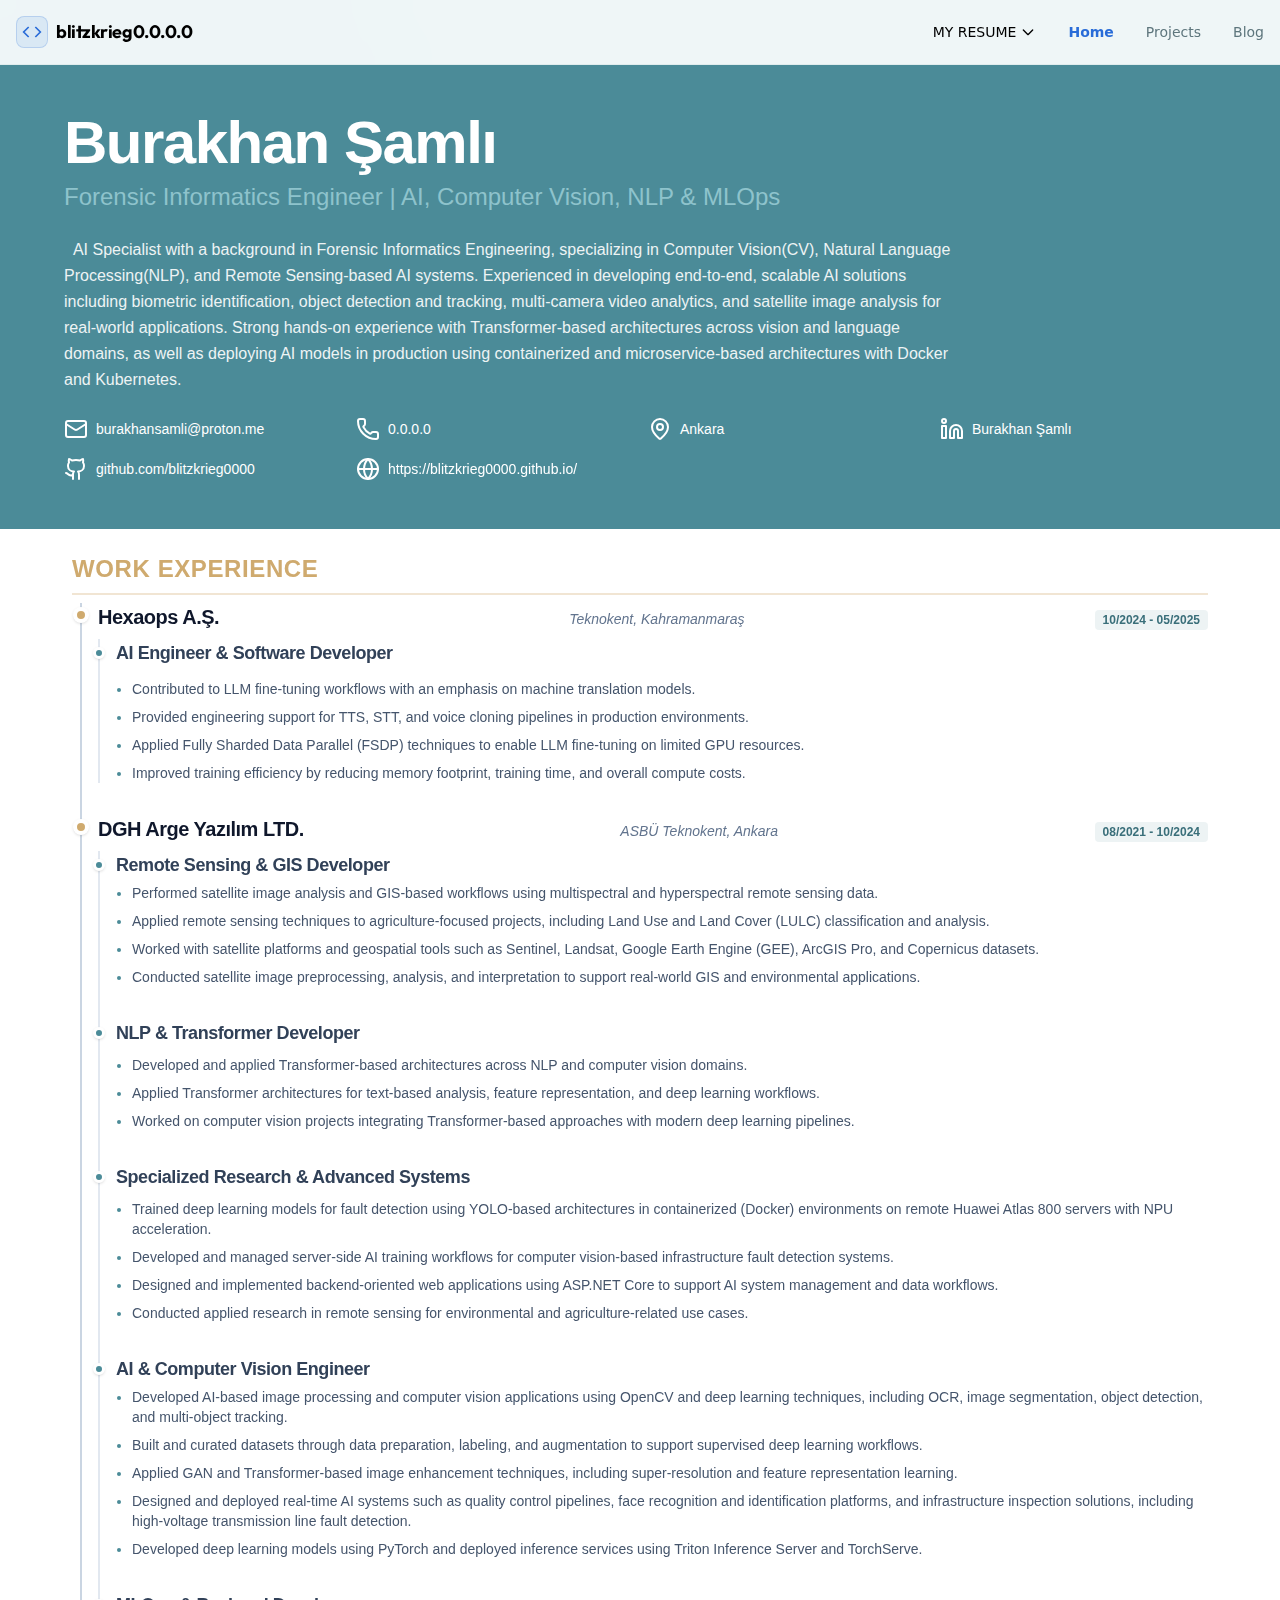
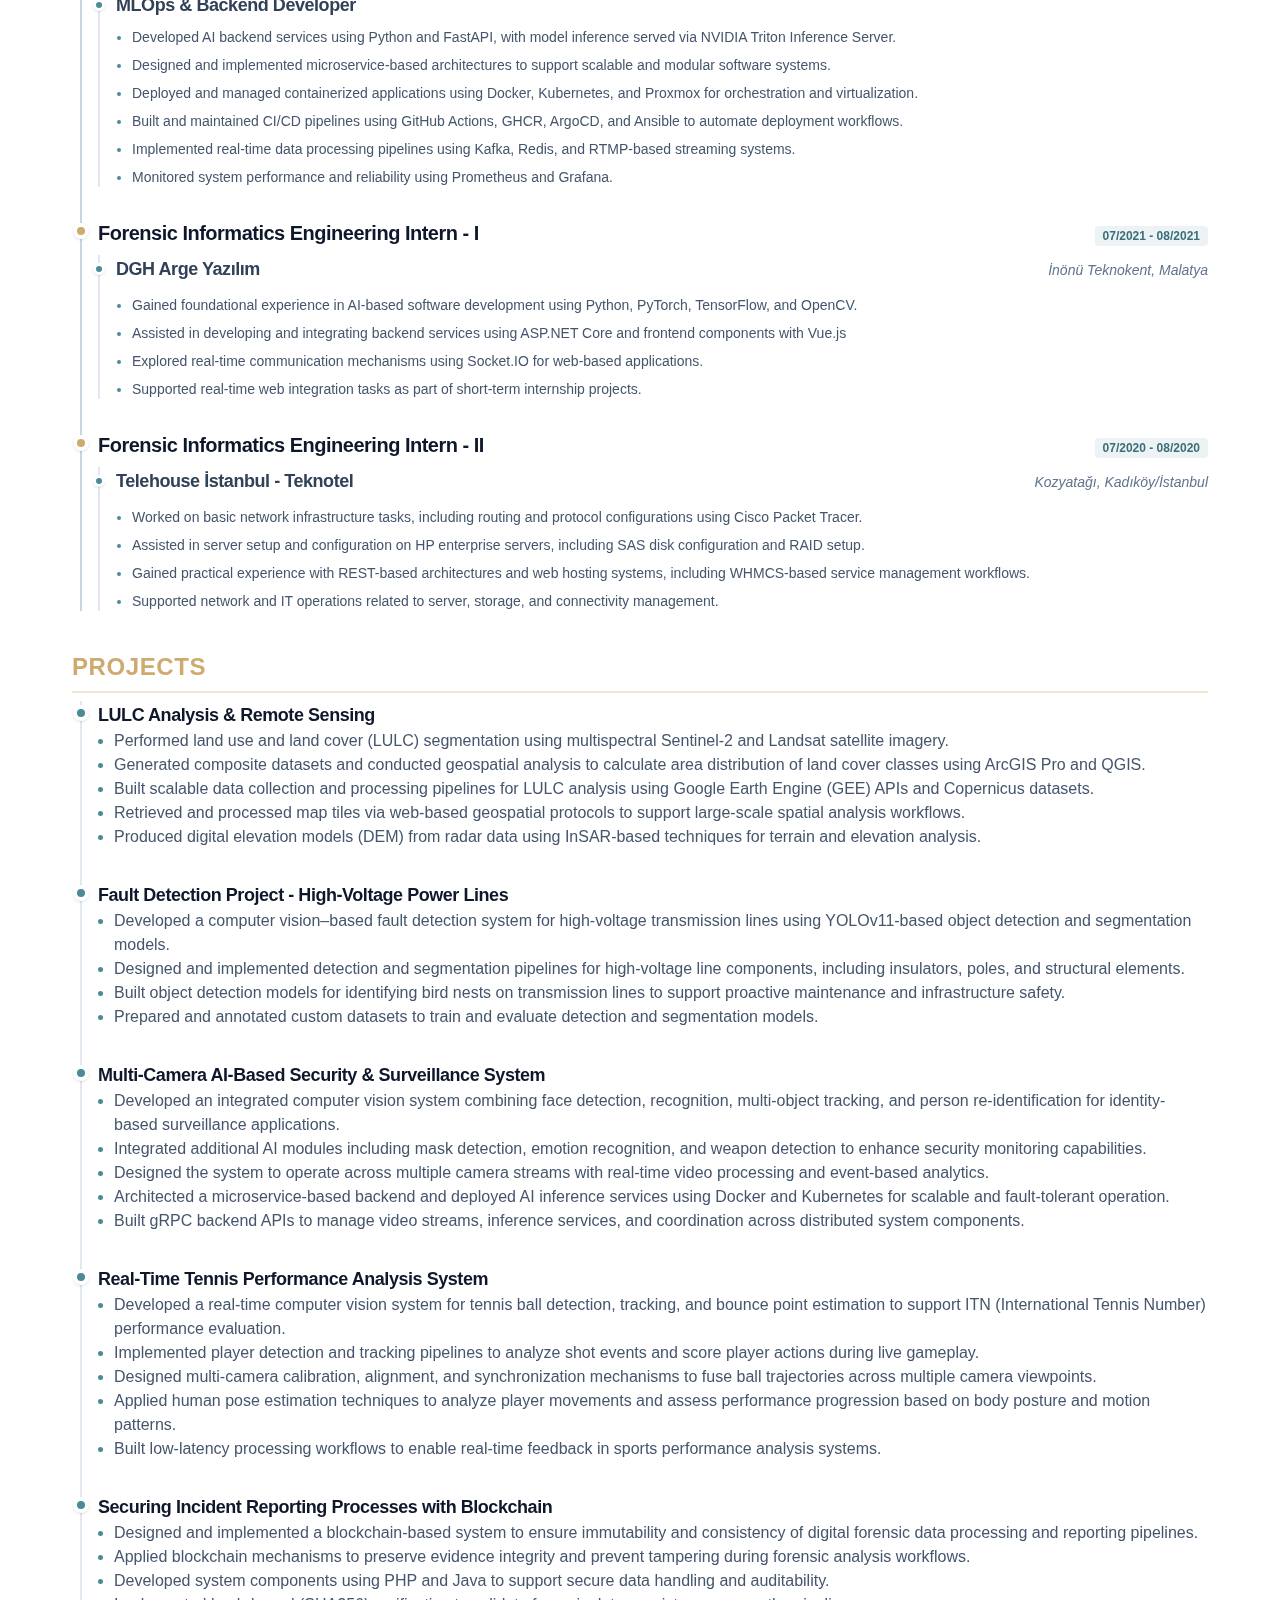
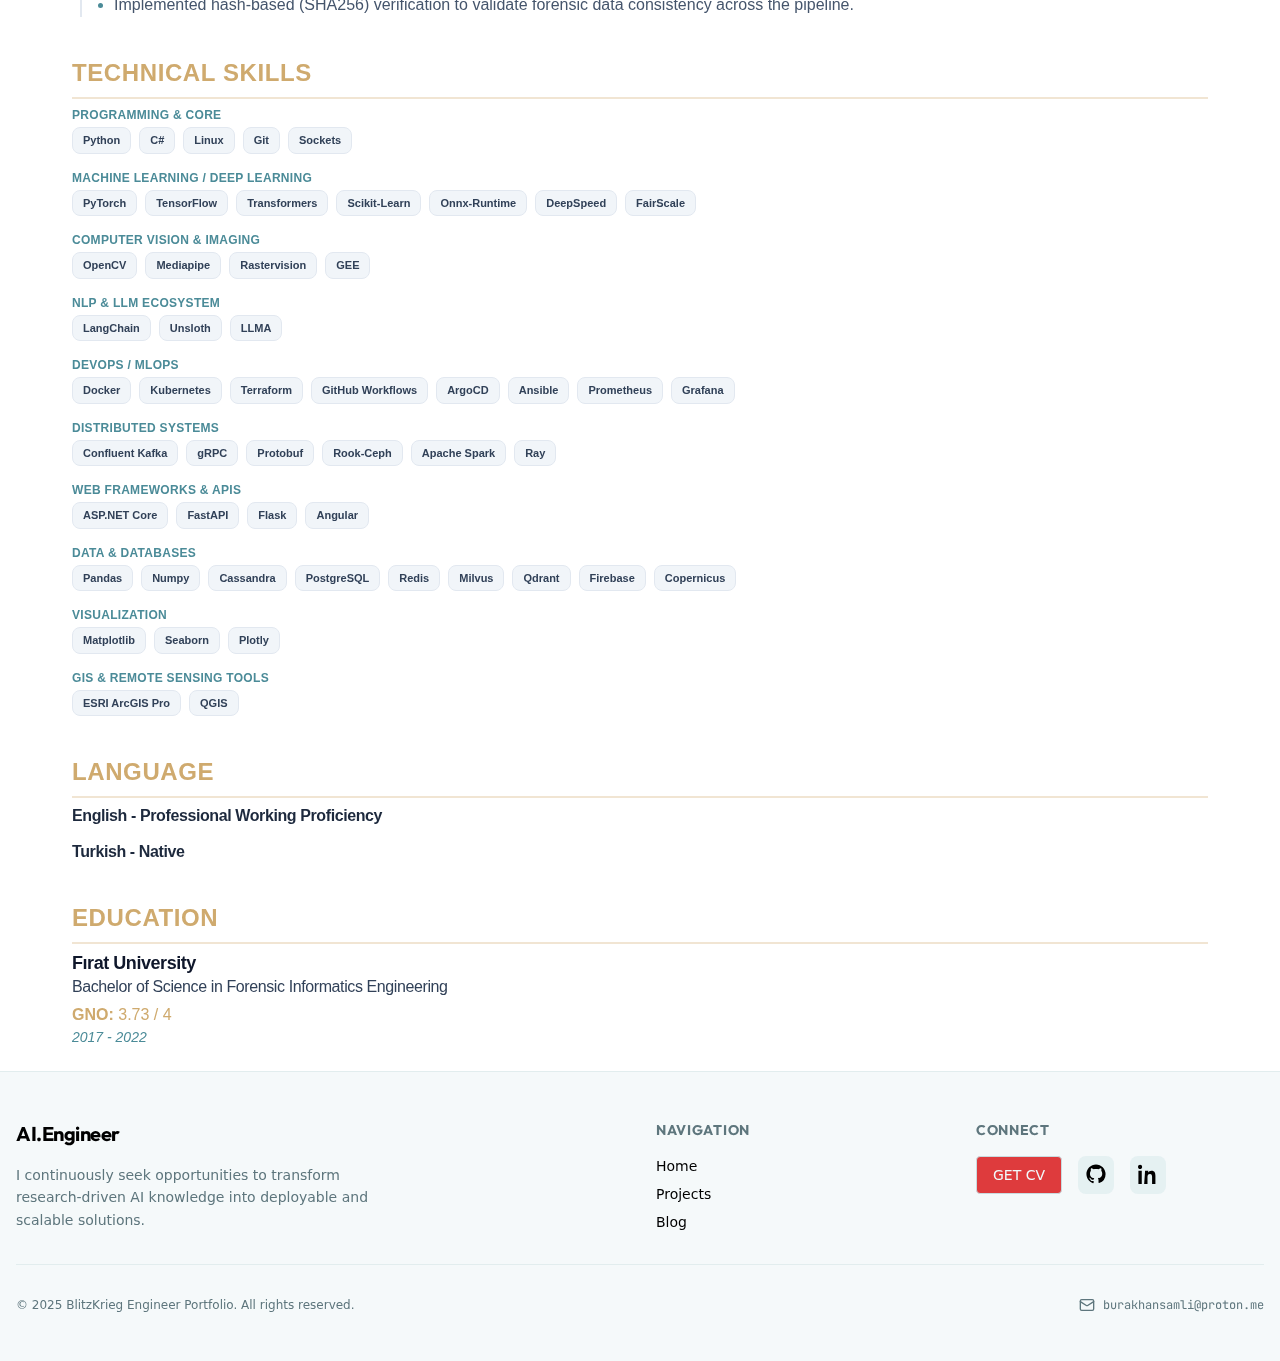
<file: resume-one/index.html>
<!DOCTYPE html><html lang="en"><head>
  <meta charset="utf-8">
  <title>Burakhan Şamlı</title>
  <base href="https://blitzkrieg0000.github.io/">
  <meta name="viewport" content="width=device-width, initial-scale=1">
  <link rel="icon" type="image/x-icon" href="favicon.ico">
<link rel="stylesheet" href="styles.css"><link rel="preload" href="https://fonts.googleapis.com/css2?family=Outfit:wght@300;400;500;600;700&amp;family=Plus+Jakarta+Sans:wght@400;500;600;700&amp;family=JetBrains+Mono:wght@400;500&amp;display=swap" as="style"><style ng-app-id="ng">

@layer properties;
@layer theme {
  [_ngcontent-ng-c1856314510]:root, 
   [_nghost-ng-c1856314510] {
    --font-sans:
      ui-sans-serif,
      system-ui,
      sans-serif,
      "Apple Color Emoji",
      "Segoe UI Emoji",
      "Segoe UI Symbol",
      "Noto Color Emoji";
    --font-mono:
      ui-monospace,
      SFMono-Regular,
      Menlo,
      Monaco,
      Consolas,
      "Liberation Mono",
      "Courier New",
      monospace;
    --color-red-500: oklch(63.7% 0.237 25.331);
    --color-amber-500: oklch(76.9% 0.188 70.08);
    --color-emerald-500: oklch(69.6% 0.17 162.48);
    --color-blue-500: oklch(62.3% 0.214 259.815);
    --color-purple-400: oklch(71.4% 0.203 305.504);
    --color-purple-500: oklch(62.7% 0.265 303.9);
    --color-slate-100: oklch(96.8% 0.007 247.896);
    --color-slate-200: oklch(92.9% 0.013 255.508);
    --color-slate-300: oklch(86.9% 0.022 252.894);
    --color-slate-500: oklch(55.4% 0.046 257.417);
    --color-slate-600: oklch(44.6% 0.043 257.281);
    --color-slate-700: oklch(37.2% 0.044 257.287);
    --color-slate-800: oklch(27.9% 0.041 260.031);
    --color-slate-900: oklch(20.8% 0.042 265.755);
    --color-gray-50: oklch(98.5% 0.002 247.839);
    --color-gray-600: oklch(44.6% 0.03 256.802);
    --color-gray-900: oklch(21% 0.034 264.665);
    --color-black: #000;
    --color-white: #fff;
    --spacing: 0.25rem;
    --container-sm: 24rem;
    --container-md: 28rem;
    --container-lg: 32rem;
    --container-2xl: 42rem;
    --container-3xl: 48rem;
    --container-4xl: 56rem;
    --container-6xl: 72rem;
    --text-xs: 0.75rem;
    --text-xs--line-height: calc(1 / 0.75);
    --text-sm: 0.875rem;
    --text-sm--line-height: calc(1.25 / 0.875);
    --text-base: 1rem;
    --text-base--line-height: calc(1.5 / 1);
    --text-lg: 1.125rem;
    --text-lg--line-height: calc(1.75 / 1.125);
    --text-xl: 1.25rem;
    --text-xl--line-height: calc(1.75 / 1.25);
    --text-2xl: 1.5rem;
    --text-2xl--line-height: calc(2 / 1.5);
    --text-4xl: 2.25rem;
    --text-4xl--line-height: calc(2.5 / 2.25);
    --text-5xl: 3rem;
    --text-5xl--line-height: 1;
    --text-6xl: 3.75rem;
    --text-6xl--line-height: 1;
    --text-7xl: 4.5rem;
    --text-7xl--line-height: 1;
    --font-weight-light: 300;
    --font-weight-normal: 400;
    --font-weight-medium: 500;
    --font-weight-semibold: 600;
    --font-weight-bold: 700;
    --font-weight-black: 900;
    --tracking-tight: -0.025em;
    --tracking-wide: 0.025em;
    --tracking-wider: 0.05em;
    --tracking-widest: 0.1em;
    --leading-tight: 1.25;
    --leading-relaxed: 1.625;
    --radius-2xl: 1rem;
    --radius-3xl: 1.5rem;
    --ease-out: cubic-bezier(0, 0, 0.2, 1);
    --animate-spin: spin 1s linear infinite;
    --animate-ping: ping 1s cubic-bezier(0, 0, 0.2, 1) infinite;
    --animate-pulse: pulse 2s cubic-bezier(0.4, 0, 0.6, 1) infinite;
    --blur-sm: 8px;
    --blur-xl: 24px;
    --blur-2xl: 40px;
    --aspect-video: 16 / 9;
    --default-transition-duration: 150ms;
    --default-transition-timing-function: cubic-bezier(0.4, 0, 0.2, 1);
    --default-font-family: var(--font-sans);
    --default-mono-font-family: var(--font-mono);
  }
}
@layer base {
  *[_ngcontent-ng-c1856314510], 
   [_ngcontent-ng-c1856314510]::after, 
   [_ngcontent-ng-c1856314510]::before, 
   [_ngcontent-ng-c1856314510]::backdrop, 
   [_ngcontent-ng-c1856314510]::file-selector-button {
    box-sizing: border-box;
    margin: 0;
    padding: 0;
    border: 0 solid;
  }
  html[_ngcontent-ng-c1856314510], 
   [_nghost-ng-c1856314510] {
    line-height: 1.5;
    -webkit-text-size-adjust: 100%;
    tab-size: 4;
    font-family: var(--default-font-family, ui-sans-serif, system-ui, sans-serif, "Apple Color Emoji", "Segoe UI Emoji", "Segoe UI Symbol", "Noto Color Emoji");
    font-feature-settings: var(--default-font-feature-settings, normal);
    font-variation-settings: var(--default-font-variation-settings, normal);
    -webkit-tap-highlight-color: transparent;
  }
  hr[_ngcontent-ng-c1856314510] {
    height: 0;
    color: inherit;
    border-top-width: 1px;
  }
  abbr[_ngcontent-ng-c1856314510]:where([title]) {
    -webkit-text-decoration: underline dotted;
    text-decoration: underline dotted;
  }
  h1[_ngcontent-ng-c1856314510], 
   h2[_ngcontent-ng-c1856314510], 
   h3[_ngcontent-ng-c1856314510], 
   h4[_ngcontent-ng-c1856314510], 
   h5[_ngcontent-ng-c1856314510], 
   h6[_ngcontent-ng-c1856314510] {
    font-size: inherit;
    font-weight: inherit;
  }
  a[_ngcontent-ng-c1856314510] {
    color: inherit;
    -webkit-text-decoration: inherit;
    text-decoration: inherit;
  }
  b[_ngcontent-ng-c1856314510], 
   strong[_ngcontent-ng-c1856314510] {
    font-weight: bolder;
  }
  code[_ngcontent-ng-c1856314510], 
   kbd[_ngcontent-ng-c1856314510], 
   samp[_ngcontent-ng-c1856314510], 
   pre[_ngcontent-ng-c1856314510] {
    font-family: var(--default-mono-font-family, ui-monospace, SFMono-Regular, Menlo, Monaco, Consolas, "Liberation Mono", "Courier New", monospace);
    font-feature-settings: var(--default-mono-font-feature-settings, normal);
    font-variation-settings: var(--default-mono-font-variation-settings, normal);
    font-size: 1em;
  }
  small[_ngcontent-ng-c1856314510] {
    font-size: 80%;
  }
  sub[_ngcontent-ng-c1856314510], 
   sup[_ngcontent-ng-c1856314510] {
    font-size: 75%;
    line-height: 0;
    position: relative;
    vertical-align: baseline;
  }
  sub[_ngcontent-ng-c1856314510] {
    bottom: -0.25em;
  }
  sup[_ngcontent-ng-c1856314510] {
    top: -0.5em;
  }
  table[_ngcontent-ng-c1856314510] {
    text-indent: 0;
    border-color: inherit;
    border-collapse: collapse;
  }
  [_ngcontent-ng-c1856314510]:-moz-focusring {
    outline: auto;
  }
  progress[_ngcontent-ng-c1856314510] {
    vertical-align: baseline;
  }
  summary[_ngcontent-ng-c1856314510] {
    display: list-item;
  }
  ol[_ngcontent-ng-c1856314510], 
   ul[_ngcontent-ng-c1856314510], 
   menu[_ngcontent-ng-c1856314510] {
    list-style: none;
  }
  img[_ngcontent-ng-c1856314510], 
   svg[_ngcontent-ng-c1856314510], 
   video[_ngcontent-ng-c1856314510], 
   canvas[_ngcontent-ng-c1856314510], 
   audio[_ngcontent-ng-c1856314510], 
   iframe[_ngcontent-ng-c1856314510], 
   embed[_ngcontent-ng-c1856314510], 
   object[_ngcontent-ng-c1856314510] {
    display: block;
    vertical-align: middle;
  }
  img[_ngcontent-ng-c1856314510], 
   video[_ngcontent-ng-c1856314510] {
    max-width: 100%;
    height: auto;
  }
  button[_ngcontent-ng-c1856314510], 
   input[_ngcontent-ng-c1856314510], 
   select[_ngcontent-ng-c1856314510], 
   optgroup[_ngcontent-ng-c1856314510], 
   textarea[_ngcontent-ng-c1856314510], 
   [_ngcontent-ng-c1856314510]::file-selector-button {
    font: inherit;
    font-feature-settings: inherit;
    font-variation-settings: inherit;
    letter-spacing: inherit;
    color: inherit;
    border-radius: 0;
    background-color: transparent;
    opacity: 1;
  }
  :where(select[_ngcontent-ng-c1856314510]:is([multiple], [size]))   optgroup[_ngcontent-ng-c1856314510] {
    font-weight: bolder;
  }
  :where(select[_ngcontent-ng-c1856314510]:is([multiple], [size]))   optgroup[_ngcontent-ng-c1856314510]   option[_ngcontent-ng-c1856314510] {
    padding-inline-start: 20px;
  }
  [_ngcontent-ng-c1856314510]::file-selector-button {
    margin-inline-end: 4px;
  }
  [_ngcontent-ng-c1856314510]::placeholder {
    opacity: 1;
  }
  @supports (not (-webkit-appearance: -apple-pay-button)) or (contain-intrinsic-size: 1px) {
    [_ngcontent-ng-c1856314510]::placeholder {
      color: currentcolor;
    }
    @supports (color: color-mix(in lab, red, red)) {
      [_ngcontent-ng-c1856314510]::placeholder {
        color: color-mix(in oklab, currentcolor 50%, transparent);
      }
    }
  }
  textarea[_ngcontent-ng-c1856314510] {
    resize: vertical;
  }
  [_ngcontent-ng-c1856314510]::-webkit-search-decoration {
    -webkit-appearance: none;
  }
  [_ngcontent-ng-c1856314510]::-webkit-date-and-time-value {
    min-height: 1lh;
    text-align: inherit;
  }
  [_ngcontent-ng-c1856314510]::-webkit-datetime-edit {
    display: inline-flex;
  }
  [_ngcontent-ng-c1856314510]::-webkit-datetime-edit-fields-wrapper {
    padding: 0;
  }
  [_ngcontent-ng-c1856314510]::-webkit-datetime-edit, 
   [_ngcontent-ng-c1856314510]::-webkit-datetime-edit-year-field, 
   [_ngcontent-ng-c1856314510]::-webkit-datetime-edit-month-field, 
   [_ngcontent-ng-c1856314510]::-webkit-datetime-edit-day-field, 
   [_ngcontent-ng-c1856314510]::-webkit-datetime-edit-hour-field, 
   [_ngcontent-ng-c1856314510]::-webkit-datetime-edit-minute-field, 
   [_ngcontent-ng-c1856314510]::-webkit-datetime-edit-second-field, 
   [_ngcontent-ng-c1856314510]::-webkit-datetime-edit-millisecond-field, 
   [_ngcontent-ng-c1856314510]::-webkit-datetime-edit-meridiem-field {
    padding-block: 0;
  }
  [_ngcontent-ng-c1856314510]::-webkit-calendar-picker-indicator {
    line-height: 1;
  }
  [_ngcontent-ng-c1856314510]:-moz-ui-invalid {
    box-shadow: none;
  }
  button[_ngcontent-ng-c1856314510], 
   input[_ngcontent-ng-c1856314510]:where([type=button], [type=reset], [type=submit]), 
   [_ngcontent-ng-c1856314510]::file-selector-button {
    appearance: button;
  }
  [_ngcontent-ng-c1856314510]::-webkit-inner-spin-button, 
   [_ngcontent-ng-c1856314510]::-webkit-outer-spin-button {
    height: auto;
  }
  [hidden][_ngcontent-ng-c1856314510]:where(:not([hidden=until-found])) {
    display: none !important;
  }
}
.pointer-events-auto[_ngcontent-ng-c1856314510] {
  pointer-events: auto;
}
.pointer-events-none[_ngcontent-ng-c1856314510] {
  pointer-events: none;
}
.invisible[_ngcontent-ng-c1856314510] {
  visibility: hidden;
}
.visible[_ngcontent-ng-c1856314510] {
  visibility: visible;
}
.absolute[_ngcontent-ng-c1856314510] {
  position: absolute;
}
.fixed[_ngcontent-ng-c1856314510] {
  position: fixed;
}
.relative[_ngcontent-ng-c1856314510] {
  position: relative;
}
.static[_ngcontent-ng-c1856314510] {
  position: static;
}
.sticky[_ngcontent-ng-c1856314510] {
  position: sticky;
}
.inset-0[_ngcontent-ng-c1856314510] {
  inset: calc(var(--spacing) * 0);
}
.-top-\__ph-0__[_ngcontent-ng-c1856314510] {
  top: calc(10% * -1);
}
.top-0[_ngcontent-ng-c1856314510] {
  top: calc(var(--spacing) * 0);
}
.top-1[_ngcontent-ng-c1856314510] {
  top: calc(var(--spacing) * 1);
}
.top-1\/2[_ngcontent-ng-c1856314510] {
  top: calc(1/2 * 100%);
}
.top-2[_ngcontent-ng-c1856314510] {
  top: calc(var(--spacing) * 2);
}
.top-24[_ngcontent-ng-c1856314510] {
  top: calc(var(--spacing) * 24);
}
.-right-\__ph-0__[_ngcontent-ng-c1856314510] {
  right: calc(5% * -1);
}
.right-0[_ngcontent-ng-c1856314510] {
  right: calc(var(--spacing) * 0);
}
.right-2[_ngcontent-ng-c1856314510] {
  right: calc(var(--spacing) * 2);
}
.right-8[_ngcontent-ng-c1856314510] {
  right: calc(var(--spacing) * 8);
}
.bottom-2[_ngcontent-ng-c1856314510] {
  bottom: calc(var(--spacing) * 2);
}
.bottom-\__ph-0__[_ngcontent-ng-c1856314510] {
  bottom: -10%;
}
.bottom-\__ph-0__[_ngcontent-ng-c1856314510] {
  bottom: 10%;
}
.-left-\__ph-0__[_ngcontent-ng-c1856314510] {
  left: calc(5% * -1);
}
.-left-\__ph-0__[_ngcontent-ng-c1856314510] {
  left: calc(23px * -1);
}
.-left-\__ph-0__[_ngcontent-ng-c1856314510] {
  left: calc(25px * -1);
}
.left-0[_ngcontent-ng-c1856314510] {
  left: calc(var(--spacing) * 0);
}
.left-2[_ngcontent-ng-c1856314510] {
  left: calc(var(--spacing) * 2);
}
.left-4[_ngcontent-ng-c1856314510] {
  left: calc(var(--spacing) * 4);
}
.left-8[_ngcontent-ng-c1856314510] {
  left: calc(var(--spacing) * 8);
}
.-z-10[_ngcontent-ng-c1856314510] {
  z-index: calc(10 * -1);
}
.z-0[_ngcontent-ng-c1856314510] {
  z-index: 0;
}
.z-10[_ngcontent-ng-c1856314510] {
  z-index: 10;
}
.z-20[_ngcontent-ng-c1856314510] {
  z-index: 20;
}
.z-50[_ngcontent-ng-c1856314510] {
  z-index: 50;
}
.z-\__ph-0__[_ngcontent-ng-c1856314510] {
  z-index: 100;
}
.col-span-full[_ngcontent-ng-c1856314510] {
  grid-column: 1 / -1;
}
.container[_ngcontent-ng-c1856314510] {
  width: 100%;
}
@media (width >= 40rem) {
  .container[_ngcontent-ng-c1856314510] {
    max-width: 40rem;
  }
}
@media (width >= 48rem) {
  .container[_ngcontent-ng-c1856314510] {
    max-width: 48rem;
  }
}
@media (width >= 64rem) {
  .container[_ngcontent-ng-c1856314510] {
    max-width: 64rem;
  }
}
@media (width >= 80rem) {
  .container[_ngcontent-ng-c1856314510] {
    max-width: 80rem;
  }
}
@media (width >= 96rem) {
  .container[_ngcontent-ng-c1856314510] {
    max-width: 96rem;
  }
}
.mx-4[_ngcontent-ng-c1856314510] {
  margin-inline: calc(var(--spacing) * 4);
}
.mx-auto[_ngcontent-ng-c1856314510] {
  margin-inline: auto;
}
.mt-0[_ngcontent-ng-c1856314510] {
  margin-top: calc(var(--spacing) * 0);
}
.mt-1[_ngcontent-ng-c1856314510] {
  margin-top: calc(var(--spacing) * 1);
}
.mt-1\.5[_ngcontent-ng-c1856314510] {
  margin-top: calc(var(--spacing) * 1.5);
}
.mt-2[_ngcontent-ng-c1856314510] {
  margin-top: calc(var(--spacing) * 2);
}
.mt-4[_ngcontent-ng-c1856314510] {
  margin-top: calc(var(--spacing) * 4);
}
.mt-6[_ngcontent-ng-c1856314510] {
  margin-top: calc(var(--spacing) * 6);
}
.mt-12[_ngcontent-ng-c1856314510] {
  margin-top: calc(var(--spacing) * 12);
}
.mt-auto[_ngcontent-ng-c1856314510] {
  margin-top: auto;
}
.mb-0[_ngcontent-ng-c1856314510] {
  margin-bottom: calc(var(--spacing) * 0);
}
.mb-1[_ngcontent-ng-c1856314510] {
  margin-bottom: calc(var(--spacing) * 1);
}
.mb-2[_ngcontent-ng-c1856314510] {
  margin-bottom: calc(var(--spacing) * 2);
}
.mb-3[_ngcontent-ng-c1856314510] {
  margin-bottom: calc(var(--spacing) * 3);
}
.mb-4[_ngcontent-ng-c1856314510] {
  margin-bottom: calc(var(--spacing) * 4);
}
.mb-6[_ngcontent-ng-c1856314510] {
  margin-bottom: calc(var(--spacing) * 6);
}
.mb-8[_ngcontent-ng-c1856314510] {
  margin-bottom: calc(var(--spacing) * 8);
}
.mb-10[_ngcontent-ng-c1856314510] {
  margin-bottom: calc(var(--spacing) * 10);
}
.mb-12[_ngcontent-ng-c1856314510] {
  margin-bottom: calc(var(--spacing) * 12);
}
.mb-16[_ngcontent-ng-c1856314510] {
  margin-bottom: calc(var(--spacing) * 16);
}
.ml-0[_ngcontent-ng-c1856314510] {
  margin-left: calc(var(--spacing) * 0);
}
.ml-2[_ngcontent-ng-c1856314510] {
  margin-left: calc(var(--spacing) * 2);
}
.ml-4[_ngcontent-ng-c1856314510] {
  margin-left: calc(var(--spacing) * 4);
}
.line-clamp-3[_ngcontent-ng-c1856314510] {
  overflow: hidden;
  display: -webkit-box;
  -webkit-box-orient: vertical;
  -webkit-line-clamp: 3;
}
.block[_ngcontent-ng-c1856314510] {
  display: block;
}
.flex[_ngcontent-ng-c1856314510] {
  display: flex;
}
.grid[_ngcontent-ng-c1856314510] {
  display: grid;
}
.hidden[_ngcontent-ng-c1856314510] {
  display: none;
}
.inline-flex[_ngcontent-ng-c1856314510] {
  display: inline-flex;
}
.aspect-video[_ngcontent-ng-c1856314510] {
  aspect-ratio: var(--aspect-video);
}
.size-4[_ngcontent-ng-c1856314510] {
  width: calc(var(--spacing) * 4);
  height: calc(var(--spacing) * 4);
}
.size-8[_ngcontent-ng-c1856314510] {
  width: calc(var(--spacing) * 8);
  height: calc(var(--spacing) * 8);
}
.size-9[_ngcontent-ng-c1856314510] {
  width: calc(var(--spacing) * 9);
  height: calc(var(--spacing) * 9);
}
.size-10[_ngcontent-ng-c1856314510] {
  width: calc(var(--spacing) * 10);
  height: calc(var(--spacing) * 10);
}
.size-48[_ngcontent-ng-c1856314510] {
  width: calc(var(--spacing) * 48);
  height: calc(var(--spacing) * 48);
}
.size-72[_ngcontent-ng-c1856314510] {
  width: calc(var(--spacing) * 72);
  height: calc(var(--spacing) * 72);
}
.size-\__ph-0__[_ngcontent-ng-c1856314510] {
  width: 500px;
  height: 500px;
}
.size-\__ph-0__[_ngcontent-ng-c1856314510] {
  width: 600px;
  height: 600px;
}
.h-1[_ngcontent-ng-c1856314510] {
  height: calc(var(--spacing) * 1);
}
.h-1\.5[_ngcontent-ng-c1856314510] {
  height: calc(var(--spacing) * 1.5);
}
.h-2[_ngcontent-ng-c1856314510] {
  height: calc(var(--spacing) * 2);
}
.h-3[_ngcontent-ng-c1856314510] {
  height: calc(var(--spacing) * 3);
}
.h-4[_ngcontent-ng-c1856314510] {
  height: calc(var(--spacing) * 4);
}
.h-5[_ngcontent-ng-c1856314510] {
  height: calc(var(--spacing) * 5);
}
.h-6[_ngcontent-ng-c1856314510] {
  height: calc(var(--spacing) * 6);
}
.h-8[_ngcontent-ng-c1856314510] {
  height: calc(var(--spacing) * 8);
}
.h-9[_ngcontent-ng-c1856314510] {
  height: calc(var(--spacing) * 9);
}
.h-10[_ngcontent-ng-c1856314510] {
  height: calc(var(--spacing) * 10);
}
.h-16[_ngcontent-ng-c1856314510] {
  height: calc(var(--spacing) * 16);
}
.h-96[_ngcontent-ng-c1856314510] {
  height: calc(var(--spacing) * 96);
}
.h-\__ph-0__[_ngcontent-ng-c1856314510] {
  height: 1px;
}
.h-\__ph-0__[_ngcontent-ng-c1856314510] {
  height: 500px;
}
.h-auto[_ngcontent-ng-c1856314510] {
  height: auto;
}
.h-full[_ngcontent-ng-c1856314510] {
  height: 100%;
}
.h-px[_ngcontent-ng-c1856314510] {
  height: 1px;
}
.max-h-\__ph-0__[_ngcontent-ng-c1856314510] {
  max-height: 600px;
}
.max-h-screen[_ngcontent-ng-c1856314510] {
  max-height: 100vh;
}
.min-h-8[_ngcontent-ng-c1856314510] {
  min-height: calc(var(--spacing) * 8);
}
.min-h-9[_ngcontent-ng-c1856314510] {
  min-height: calc(var(--spacing) * 9);
}
.min-h-10[_ngcontent-ng-c1856314510] {
  min-height: calc(var(--spacing) * 10);
}
.min-h-\__ph-0__[_ngcontent-ng-c1856314510] {
  min-height: 90vh;
}
.min-h-screen[_ngcontent-ng-c1856314510] {
  min-height: 100vh;
}
.w-2[_ngcontent-ng-c1856314510] {
  width: calc(var(--spacing) * 2);
}
.w-3[_ngcontent-ng-c1856314510] {
  width: calc(var(--spacing) * 3);
}
.w-4[_ngcontent-ng-c1856314510] {
  width: calc(var(--spacing) * 4);
}
.w-5[_ngcontent-ng-c1856314510] {
  width: calc(var(--spacing) * 5);
}
.w-6[_ngcontent-ng-c1856314510] {
  width: calc(var(--spacing) * 6);
}
.w-8[_ngcontent-ng-c1856314510] {
  width: calc(var(--spacing) * 8);
}
.w-9[_ngcontent-ng-c1856314510] {
  width: calc(var(--spacing) * 9);
}
.w-10[_ngcontent-ng-c1856314510] {
  width: calc(var(--spacing) * 10);
}
.w-56[_ngcontent-ng-c1856314510] {
  width: calc(var(--spacing) * 56);
}
.w-\__ph-0__[_ngcontent-ng-c1856314510] {
  width: 500px;
}
.w-auto[_ngcontent-ng-c1856314510] {
  width: auto;
}
.w-full[_ngcontent-ng-c1856314510] {
  width: 100%;
}
.max-w-2xl[_ngcontent-ng-c1856314510] {
  max-width: var(--container-2xl);
}
.max-w-3xl[_ngcontent-ng-c1856314510] {
  max-width: var(--container-3xl);
}
.max-w-4xl[_ngcontent-ng-c1856314510] {
  max-width: var(--container-4xl);
}
.max-w-6xl[_ngcontent-ng-c1856314510] {
  max-width: var(--container-6xl);
}
.max-w-full[_ngcontent-ng-c1856314510] {
  max-width: 100%;
}
.max-w-lg[_ngcontent-ng-c1856314510] {
  max-width: var(--container-lg);
}
.max-w-md[_ngcontent-ng-c1856314510] {
  max-width: var(--container-md);
}
.max-w-none[_ngcontent-ng-c1856314510] {
  max-width: none;
}
.max-w-sm[_ngcontent-ng-c1856314510] {
  max-width: var(--container-sm);
}
.flex-1[_ngcontent-ng-c1856314510] {
  flex: 1;
}
.flex-shrink-0[_ngcontent-ng-c1856314510] {
  flex-shrink: 0;
}
.shrink-0[_ngcontent-ng-c1856314510] {
  flex-shrink: 0;
}
.flex-grow[_ngcontent-ng-c1856314510] {
  flex-grow: 1;
}
.-translate-y-1\/2[_ngcontent-ng-c1856314510] {
  --tw-translate-y: calc(calc(1/2 * 100%) * -1);
  translate: var(--tw-translate-x) var(--tw-translate-y);
}
.scale-110[_ngcontent-ng-c1856314510] {
  --tw-scale-x: 110%;
  --tw-scale-y: 110%;
  --tw-scale-z: 110%;
  scale: var(--tw-scale-x) var(--tw-scale-y);
}
.scale-x-0[_ngcontent-ng-c1856314510] {
  --tw-scale-x: 0%;
  scale: var(--tw-scale-x) var(--tw-scale-y);
}
.rotate-180[_ngcontent-ng-c1856314510] {
  rotate: 180deg;
}
.transform[_ngcontent-ng-c1856314510] {
  transform: var(--tw-rotate-x,) var(--tw-rotate-y,) var(--tw-rotate-z,) var(--tw-skew-x,) var(--tw-skew-y,);
}
.animate-ping[_ngcontent-ng-c1856314510] {
  animation: var(--animate-ping);
}
.animate-pulse[_ngcontent-ng-c1856314510] {
  animation: var(--animate-pulse);
}
.animate-spin[_ngcontent-ng-c1856314510] {
  animation: var(--animate-spin);
}
.cursor-pointer[_ngcontent-ng-c1856314510] {
  cursor: pointer;
}
.list-outside[_ngcontent-ng-c1856314510] {
  list-style-position: outside;
}
.list-disc[_ngcontent-ng-c1856314510] {
  list-style-type: disc;
}
.grid-cols-1[_ngcontent-ng-c1856314510] {
  grid-template-columns: repeat(1, minmax(0, 1fr));
}
.flex-col[_ngcontent-ng-c1856314510] {
  flex-direction: column;
}
.flex-col-reverse[_ngcontent-ng-c1856314510] {
  flex-direction: column-reverse;
}
.flex-wrap[_ngcontent-ng-c1856314510] {
  flex-wrap: wrap;
}
.items-baseline[_ngcontent-ng-c1856314510] {
  align-items: baseline;
}
.items-center[_ngcontent-ng-c1856314510] {
  align-items: center;
}
.items-end[_ngcontent-ng-c1856314510] {
  align-items: flex-end;
}
.items-start[_ngcontent-ng-c1856314510] {
  align-items: flex-start;
}
.justify-between[_ngcontent-ng-c1856314510] {
  justify-content: space-between;
}
.justify-center[_ngcontent-ng-c1856314510] {
  justify-content: center;
}
.gap-1[_ngcontent-ng-c1856314510] {
  gap: calc(var(--spacing) * 1);
}
.gap-1\.5[_ngcontent-ng-c1856314510] {
  gap: calc(var(--spacing) * 1.5);
}
.gap-2[_ngcontent-ng-c1856314510] {
  gap: calc(var(--spacing) * 2);
}
.gap-3[_ngcontent-ng-c1856314510] {
  gap: calc(var(--spacing) * 3);
}
.gap-4[_ngcontent-ng-c1856314510] {
  gap: calc(var(--spacing) * 4);
}
.gap-6[_ngcontent-ng-c1856314510] {
  gap: calc(var(--spacing) * 6);
}
.gap-8[_ngcontent-ng-c1856314510] {
  gap: calc(var(--spacing) * 8);
}
.gap-12[_ngcontent-ng-c1856314510] {
  gap: calc(var(--spacing) * 12);
}
.gap-16[_ngcontent-ng-c1856314510] {
  gap: calc(var(--spacing) * 16);
}
:where(.space-y-1[_ngcontent-ng-c1856314510]    > [_ngcontent-ng-c1856314510]:not(:last-child)) {
  --tw-space-y-reverse: 0;
  margin-block-start: calc(calc(var(--spacing) * 1) * var(--tw-space-y-reverse));
  margin-block-end: calc(calc(var(--spacing) * 1) * calc(1 - var(--tw-space-y-reverse)));
}
:where(.space-y-1\.5[_ngcontent-ng-c1856314510]    > [_ngcontent-ng-c1856314510]:not(:last-child)) {
  --tw-space-y-reverse: 0;
  margin-block-start: calc(calc(var(--spacing) * 1.5) * var(--tw-space-y-reverse));
  margin-block-end: calc(calc(var(--spacing) * 1.5) * calc(1 - var(--tw-space-y-reverse)));
}
:where(.space-y-2[_ngcontent-ng-c1856314510]    > [_ngcontent-ng-c1856314510]:not(:last-child)) {
  --tw-space-y-reverse: 0;
  margin-block-start: calc(calc(var(--spacing) * 2) * var(--tw-space-y-reverse));
  margin-block-end: calc(calc(var(--spacing) * 2) * calc(1 - var(--tw-space-y-reverse)));
}
:where(.space-y-4[_ngcontent-ng-c1856314510]    > [_ngcontent-ng-c1856314510]:not(:last-child)) {
  --tw-space-y-reverse: 0;
  margin-block-start: calc(calc(var(--spacing) * 4) * var(--tw-space-y-reverse));
  margin-block-end: calc(calc(var(--spacing) * 4) * calc(1 - var(--tw-space-y-reverse)));
}
:where(.space-y-6[_ngcontent-ng-c1856314510]    > [_ngcontent-ng-c1856314510]:not(:last-child)) {
  --tw-space-y-reverse: 0;
  margin-block-start: calc(calc(var(--spacing) * 6) * var(--tw-space-y-reverse));
  margin-block-end: calc(calc(var(--spacing) * 6) * calc(1 - var(--tw-space-y-reverse)));
}
:where(.space-y-8[_ngcontent-ng-c1856314510]    > [_ngcontent-ng-c1856314510]:not(:last-child)) {
  --tw-space-y-reverse: 0;
  margin-block-start: calc(calc(var(--spacing) * 8) * var(--tw-space-y-reverse));
  margin-block-end: calc(calc(var(--spacing) * 8) * calc(1 - var(--tw-space-y-reverse)));
}
:where(.space-y-10[_ngcontent-ng-c1856314510]    > [_ngcontent-ng-c1856314510]:not(:last-child)) {
  --tw-space-y-reverse: 0;
  margin-block-start: calc(calc(var(--spacing) * 10) * var(--tw-space-y-reverse));
  margin-block-end: calc(calc(var(--spacing) * 10) * calc(1 - var(--tw-space-y-reverse)));
}
:where(.space-y-12[_ngcontent-ng-c1856314510]    > [_ngcontent-ng-c1856314510]:not(:last-child)) {
  --tw-space-y-reverse: 0;
  margin-block-start: calc(calc(var(--spacing) * 12) * var(--tw-space-y-reverse));
  margin-block-end: calc(calc(var(--spacing) * 12) * calc(1 - var(--tw-space-y-reverse)));
}
:where(.space-y-14[_ngcontent-ng-c1856314510]    > [_ngcontent-ng-c1856314510]:not(:last-child)) {
  --tw-space-y-reverse: 0;
  margin-block-start: calc(calc(var(--spacing) * 14) * var(--tw-space-y-reverse));
  margin-block-end: calc(calc(var(--spacing) * 14) * calc(1 - var(--tw-space-y-reverse)));
}
:where(.space-x-4[_ngcontent-ng-c1856314510]    > [_ngcontent-ng-c1856314510]:not(:last-child)) {
  --tw-space-x-reverse: 0;
  margin-inline-start: calc(calc(var(--spacing) * 4) * var(--tw-space-x-reverse));
  margin-inline-end: calc(calc(var(--spacing) * 4) * calc(1 - var(--tw-space-x-reverse)));
}
.overflow-hidden[_ngcontent-ng-c1856314510] {
  overflow: hidden;
}
.rounded[_ngcontent-ng-c1856314510] {
  border-radius: 0.25rem;
}
.rounded-2xl[_ngcontent-ng-c1856314510] {
  border-radius: var(--radius-2xl);
}
.rounded-3xl[_ngcontent-ng-c1856314510] {
  border-radius: var(--radius-3xl);
}
.rounded-full[_ngcontent-ng-c1856314510] {
  border-radius: calc(infinity * 1px);
}
.rounded-lg[_ngcontent-ng-c1856314510] {
  border-radius: var(--resume-radius);
}
.rounded-md[_ngcontent-ng-c1856314510] {
  border-radius: calc(var(--resume-radius) - 2px);
}
.rounded-sm[_ngcontent-ng-c1856314510] {
  border-radius: calc(var(--resume-radius) - 2px);
}
.rounded-xl[_ngcontent-ng-c1856314510] {
  border-radius: calc(var(--resume-radius) + 4px);
}
.rounded-r[_ngcontent-ng-c1856314510] {
  border-top-right-radius: 0.25rem;
  border-bottom-right-radius: 0.25rem;
}
.border[_ngcontent-ng-c1856314510] {
  border-style: var(--tw-border-style);
  border-width: 1px;
}
.border-2[_ngcontent-ng-c1856314510] {
  border-style: var(--tw-border-style);
  border-width: 2px;
}
.border-3[_ngcontent-ng-c1856314510] {
  border-style: var(--tw-border-style);
  border-width: 3px;
}
.border-4[_ngcontent-ng-c1856314510] {
  border-style: var(--tw-border-style);
  border-width: 4px;
}
.border-t[_ngcontent-ng-c1856314510] {
  border-top-style: var(--tw-border-style);
  border-top-width: 1px;
}
.border-t-2[_ngcontent-ng-c1856314510] {
  border-top-style: var(--tw-border-style);
  border-top-width: 2px;
}
.border-r-2[_ngcontent-ng-c1856314510] {
  border-right-style: var(--tw-border-style);
  border-right-width: 2px;
}
.border-b[_ngcontent-ng-c1856314510] {
  border-bottom-style: var(--tw-border-style);
  border-bottom-width: 1px;
}
.border-b-2[_ngcontent-ng-c1856314510] {
  border-bottom-style: var(--tw-border-style);
  border-bottom-width: 2px;
}
.border-l-2[_ngcontent-ng-c1856314510] {
  border-left-style: var(--tw-border-style);
  border-left-width: 2px;
}
.\__ph-0__[_ngcontent-ng-c1856314510] {
  border-color: var(--badge-outline);
}
.\__ph-0__[_ngcontent-ng-c1856314510] {
  border-color: var(--button-outline);
}
.border-amber-500\/20[_ngcontent-ng-c1856314510] {
  border-color: color-mix(in srgb, oklch(76.9% 0.188 70.08) 20%, transparent);
}
@supports (color: color-mix(in lab, red, red)) {
  .border-amber-500\/20[_ngcontent-ng-c1856314510] {
    border-color: color-mix(in oklab, var(--color-amber-500) 20%, transparent);
  }
}
.border-blue-500\/20[_ngcontent-ng-c1856314510] {
  border-color: color-mix(in srgb, oklch(62.3% 0.214 259.815) 20%, transparent);
}
@supports (color: color-mix(in lab, red, red)) {
  .border-blue-500\/20[_ngcontent-ng-c1856314510] {
    border-color: color-mix(in oklab, var(--color-blue-500) 20%, transparent);
  }
}
.border-border[_ngcontent-ng-c1856314510] {
  border-color: hsl(var(--border));
}
.border-border\/40[_ngcontent-ng-c1856314510] {
  border-color: hsl(var(--border));
}
@supports (color: color-mix(in lab, red, red)) {
  .border-border\/40[_ngcontent-ng-c1856314510] {
    border-color: color-mix(in oklab, hsl(var(--border)) 40%, transparent);
  }
}
.border-border\/50[_ngcontent-ng-c1856314510] {
  border-color: hsl(var(--border));
}
@supports (color: color-mix(in lab, red, red)) {
  .border-border\/50[_ngcontent-ng-c1856314510] {
    border-color: color-mix(in oklab, hsl(var(--border)) 50%, transparent);
  }
}
.border-card-border[_ngcontent-ng-c1856314510] {
  border-color: hsl(var(--card-border));
}
.border-destructive[_ngcontent-ng-c1856314510] {
  border-color: hsl(var(--destructive));
}
.border-destructive-border[_ngcontent-ng-c1856314510] {
  border-color: var(--destructive-border);
}
.border-emerald-500\/20[_ngcontent-ng-c1856314510] {
  border-color: color-mix(in srgb, oklch(69.6% 0.17 162.48) 20%, transparent);
}
@supports (color: color-mix(in lab, red, red)) {
  .border-emerald-500\/20[_ngcontent-ng-c1856314510] {
    border-color: color-mix(in oklab, var(--color-emerald-500) 20%, transparent);
  }
}
.border-primary-border[_ngcontent-ng-c1856314510] {
  border-color: var(--primary-border);
}
.border-primary\/20[_ngcontent-ng-c1856314510] {
  border-color: hsl(var(--primary));
}
@supports (color: color-mix(in lab, red, red)) {
  .border-primary\/20[_ngcontent-ng-c1856314510] {
    border-color: color-mix(in oklab, hsl(var(--primary)) 20%, transparent);
  }
}
.border-primary\/30[_ngcontent-ng-c1856314510] {
  border-color: hsl(var(--primary));
}
@supports (color: color-mix(in lab, red, red)) {
  .border-primary\/30[_ngcontent-ng-c1856314510] {
    border-color: color-mix(in oklab, hsl(var(--primary)) 30%, transparent);
  }
}
.border-primary\/50[_ngcontent-ng-c1856314510] {
  border-color: hsl(var(--primary));
}
@supports (color: color-mix(in lab, red, red)) {
  .border-primary\/50[_ngcontent-ng-c1856314510] {
    border-color: color-mix(in oklab, hsl(var(--primary)) 50%, transparent);
  }
}
.border-purple-500\/20[_ngcontent-ng-c1856314510] {
  border-color: color-mix(in srgb, oklch(62.7% 0.265 303.9) 20%, transparent);
}
@supports (color: color-mix(in lab, red, red)) {
  .border-purple-500\/20[_ngcontent-ng-c1856314510] {
    border-color: color-mix(in oklab, var(--color-purple-500) 20%, transparent);
  }
}
.border-resume-gold\/30[_ngcontent-ng-c1856314510] {
  border-color: color-mix(in oklab, rgba(207, 170, 110, 1) 30%, transparent);
}
.border-secondary-border[_ngcontent-ng-c1856314510] {
  border-color: var(--secondary-border);
}
.border-slate-200[_ngcontent-ng-c1856314510] {
  border-color: var(--color-slate-200);
}
.border-slate-300[_ngcontent-ng-c1856314510] {
  border-color: var(--color-slate-300);
}
.border-transparent[_ngcontent-ng-c1856314510] {
  border-color: transparent;
}
.border-white[_ngcontent-ng-c1856314510] {
  border-color: var(--color-white);
}
.border-white\/10[_ngcontent-ng-c1856314510] {
  border-color: color-mix(in srgb, #fff 10%, transparent);
}
@supports (color: color-mix(in lab, red, red)) {
  .border-white\/10[_ngcontent-ng-c1856314510] {
    border-color: color-mix(in oklab, var(--color-white) 10%, transparent);
  }
}
.border-white\/\__ph-0__[_ngcontent-ng-c1856314510] {
  border-color: color-mix(in srgb, #fff 15%, transparent);
}
@supports (color: color-mix(in lab, red, red)) {
  .border-white\/\__ph-0__[_ngcontent-ng-c1856314510] {
    border-color: color-mix(in oklab, var(--color-white) 15%, transparent);
  }
}
.bg-accent[_ngcontent-ng-c1856314510] {
  background-color: hsl(var(--accent));
}
.bg-accent\/5[_ngcontent-ng-c1856314510] {
  background-color: hsl(var(--accent));
}
@supports (color: color-mix(in lab, red, red)) {
  .bg-accent\/5[_ngcontent-ng-c1856314510] {
    background-color: color-mix(in oklab, hsl(var(--accent)) 5%, transparent);
  }
}
.bg-accent\/15[_ngcontent-ng-c1856314510] {
  background-color: hsl(var(--accent));
}
@supports (color: color-mix(in lab, red, red)) {
  .bg-accent\/15[_ngcontent-ng-c1856314510] {
    background-color: color-mix(in oklab, hsl(var(--accent)) 15%, transparent);
  }
}
.bg-amber-500\/5[_ngcontent-ng-c1856314510] {
  background-color: color-mix(in srgb, oklch(76.9% 0.188 70.08) 5%, transparent);
}
@supports (color: color-mix(in lab, red, red)) {
  .bg-amber-500\/5[_ngcontent-ng-c1856314510] {
    background-color: color-mix(in oklab, var(--color-amber-500) 5%, transparent);
  }
}
.bg-background[_ngcontent-ng-c1856314510] {
  background-color: hsl(var(--background));
}
.bg-background\/50[_ngcontent-ng-c1856314510] {
  background-color: hsl(var(--background));
}
@supports (color: color-mix(in lab, red, red)) {
  .bg-background\/50[_ngcontent-ng-c1856314510] {
    background-color: color-mix(in oklab, hsl(var(--background)) 50%, transparent);
  }
}
.bg-background\/80[_ngcontent-ng-c1856314510] {
  background-color: hsl(var(--background));
}
@supports (color: color-mix(in lab, red, red)) {
  .bg-background\/80[_ngcontent-ng-c1856314510] {
    background-color: color-mix(in oklab, hsl(var(--background)) 80%, transparent);
  }
}
.bg-black[_ngcontent-ng-c1856314510] {
  background-color: var(--color-black);
}
.bg-black\/5[_ngcontent-ng-c1856314510] {
  background-color: color-mix(in srgb, #000 5%, transparent);
}
@supports (color: color-mix(in lab, red, red)) {
  .bg-black\/5[_ngcontent-ng-c1856314510] {
    background-color: color-mix(in oklab, var(--color-black) 5%, transparent);
  }
}
.bg-blue-500\/5[_ngcontent-ng-c1856314510] {
  background-color: color-mix(in srgb, oklch(62.3% 0.214 259.815) 5%, transparent);
}
@supports (color: color-mix(in lab, red, red)) {
  .bg-blue-500\/5[_ngcontent-ng-c1856314510] {
    background-color: color-mix(in oklab, var(--color-blue-500) 5%, transparent);
  }
}
.bg-border[_ngcontent-ng-c1856314510] {
  background-color: hsl(var(--border));
}
.bg-card[_ngcontent-ng-c1856314510] {
  background-color: hsl(var(--card));
}
.bg-current[_ngcontent-ng-c1856314510] {
  background-color: currentcolor;
}
.bg-destructive[_ngcontent-ng-c1856314510] {
  background-color: hsl(var(--destructive));
}
.bg-emerald-500\/5[_ngcontent-ng-c1856314510] {
  background-color: color-mix(in srgb, oklch(69.6% 0.17 162.48) 5%, transparent);
}
@supports (color: color-mix(in lab, red, red)) {
  .bg-emerald-500\/5[_ngcontent-ng-c1856314510] {
    background-color: color-mix(in oklab, var(--color-emerald-500) 5%, transparent);
  }
}
.bg-foreground[_ngcontent-ng-c1856314510] {
  background-color: hsl(var(--foreground));
}
.bg-gray-50[_ngcontent-ng-c1856314510] {
  background-color: var(--color-gray-50);
}
.bg-muted[_ngcontent-ng-c1856314510] {
  background-color: hsl(var(--muted));
}
.bg-primary[_ngcontent-ng-c1856314510] {
  background-color: hsl(var(--primary));
}
.bg-primary\/5[_ngcontent-ng-c1856314510] {
  background-color: hsl(var(--primary));
}
@supports (color: color-mix(in lab, red, red)) {
  .bg-primary\/5[_ngcontent-ng-c1856314510] {
    background-color: color-mix(in oklab, hsl(var(--primary)) 5%, transparent);
  }
}
.bg-primary\/10[_ngcontent-ng-c1856314510] {
  background-color: hsl(var(--primary));
}
@supports (color: color-mix(in lab, red, red)) {
  .bg-primary\/10[_ngcontent-ng-c1856314510] {
    background-color: color-mix(in oklab, hsl(var(--primary)) 10%, transparent);
  }
}
.bg-purple-500\/5[_ngcontent-ng-c1856314510] {
  background-color: color-mix(in srgb, oklch(62.7% 0.265 303.9) 5%, transparent);
}
@supports (color: color-mix(in lab, red, red)) {
  .bg-purple-500\/5[_ngcontent-ng-c1856314510] {
    background-color: color-mix(in oklab, var(--color-purple-500) 5%, transparent);
  }
}
.bg-resume-gold[_ngcontent-ng-c1856314510] {
  background-color: rgba(207, 170, 110, 1);
}
.bg-resume-teal[_ngcontent-ng-c1856314510] {
  background-color: var(--resume-teal);
}
.bg-resume-teal\/10[_ngcontent-ng-c1856314510] {
  background-color: var(--resume-teal);
}
@supports (color: color-mix(in lab, red, red)) {
  .bg-resume-teal\/10[_ngcontent-ng-c1856314510] {
    background-color: color-mix(in oklab, var(--resume-teal) 10%, transparent);
  }
}
.bg-secondary[_ngcontent-ng-c1856314510] {
  background-color: hsl(var(--secondary));
}
.bg-secondary\/10[_ngcontent-ng-c1856314510] {
  background-color: hsl(var(--secondary));
}
@supports (color: color-mix(in lab, red, red)) {
  .bg-secondary\/10[_ngcontent-ng-c1856314510] {
    background-color: color-mix(in oklab, hsl(var(--secondary)) 10%, transparent);
  }
}
.bg-secondary\/20[_ngcontent-ng-c1856314510] {
  background-color: hsl(var(--secondary));
}
@supports (color: color-mix(in lab, red, red)) {
  .bg-secondary\/20[_ngcontent-ng-c1856314510] {
    background-color: color-mix(in oklab, hsl(var(--secondary)) 20%, transparent);
  }
}
.bg-secondary\/30[_ngcontent-ng-c1856314510] {
  background-color: hsl(var(--secondary));
}
@supports (color: color-mix(in lab, red, red)) {
  .bg-secondary\/30[_ngcontent-ng-c1856314510] {
    background-color: color-mix(in oklab, hsl(var(--secondary)) 30%, transparent);
  }
}
.bg-secondary\/50[_ngcontent-ng-c1856314510] {
  background-color: hsl(var(--secondary));
}
@supports (color: color-mix(in lab, red, red)) {
  .bg-secondary\/50[_ngcontent-ng-c1856314510] {
    background-color: color-mix(in oklab, hsl(var(--secondary)) 50%, transparent);
  }
}
.bg-slate-100[_ngcontent-ng-c1856314510] {
  background-color: var(--color-slate-100);
}
.bg-transparent[_ngcontent-ng-c1856314510] {
  background-color: transparent;
}
.bg-white[_ngcontent-ng-c1856314510] {
  background-color: var(--color-white);
}
.bg-white\/5[_ngcontent-ng-c1856314510] {
  background-color: color-mix(in srgb, #fff 5%, transparent);
}
@supports (color: color-mix(in lab, red, red)) {
  .bg-white\/5[_ngcontent-ng-c1856314510] {
    background-color: color-mix(in oklab, var(--color-white) 5%, transparent);
  }
}
.bg-white\/10[_ngcontent-ng-c1856314510] {
  background-color: color-mix(in srgb, #fff 10%, transparent);
}
@supports (color: color-mix(in lab, red, red)) {
  .bg-white\/10[_ngcontent-ng-c1856314510] {
    background-color: color-mix(in oklab, var(--color-white) 10%, transparent);
  }
}
.bg-white\/\__ph-0__[_ngcontent-ng-c1856314510] {
  background-color: color-mix(in srgb, #fff 8%, transparent);
}
@supports (color: color-mix(in lab, red, red)) {
  .bg-white\/\__ph-0__[_ngcontent-ng-c1856314510] {
    background-color: color-mix(in oklab, var(--color-white) 8%, transparent);
  }
}
.bg-gradient-to-br[_ngcontent-ng-c1856314510] {
  --tw-gradient-position: to bottom right in oklab;
  background-image: linear-gradient(var(--tw-gradient-stops));
}
.bg-gradient-to-r[_ngcontent-ng-c1856314510] {
  --tw-gradient-position: to right in oklab;
  background-image: linear-gradient(var(--tw-gradient-stops));
}
.bg-gradient-to-t[_ngcontent-ng-c1856314510] {
  --tw-gradient-position: to top in oklab;
  background-image: linear-gradient(var(--tw-gradient-stops));
}
.from-background[_ngcontent-ng-c1856314510] {
  --tw-gradient-from: hsl(var(--background));
  --tw-gradient-stops: var(--tw-gradient-via-stops, var(--tw-gradient-position), var(--tw-gradient-from) var(--tw-gradient-from-position), var(--tw-gradient-to) var(--tw-gradient-to-position));
}
.from-primary[_ngcontent-ng-c1856314510] {
  --tw-gradient-from: hsl(var(--primary));
  --tw-gradient-stops: var(--tw-gradient-via-stops, var(--tw-gradient-position), var(--tw-gradient-from) var(--tw-gradient-from-position), var(--tw-gradient-to) var(--tw-gradient-to-position));
}
.from-primary\/30[_ngcontent-ng-c1856314510] {
  --tw-gradient-from: hsl(var(--primary));
  --tw-gradient-stops: var(--tw-gradient-via-stops, var(--tw-gradient-position), var(--tw-gradient-from) var(--tw-gradient-from-position), var(--tw-gradient-to) var(--tw-gradient-to-position));
}
@supports (color: color-mix(in lab, red, red)) {
  .from-primary\/30[_ngcontent-ng-c1856314510] {
    --tw-gradient-from: color-mix(in oklab, hsl(var(--primary)) 30%, transparent);
  }
}
.via-purple-400[_ngcontent-ng-c1856314510] {
  --tw-gradient-via: var(--color-purple-400);
  --tw-gradient-via-stops:
    var(--tw-gradient-position),
    var(--tw-gradient-from) var(--tw-gradient-from-position),
    var(--tw-gradient-via) var(--tw-gradient-via-position),
    var(--tw-gradient-to) var(--tw-gradient-to-position);
  --tw-gradient-stops: var(--tw-gradient-via-stops);
}
.via-transparent[_ngcontent-ng-c1856314510] {
  --tw-gradient-via: transparent;
  --tw-gradient-via-stops:
    var(--tw-gradient-position),
    var(--tw-gradient-from) var(--tw-gradient-from-position),
    var(--tw-gradient-via) var(--tw-gradient-via-position),
    var(--tw-gradient-to) var(--tw-gradient-to-position);
  --tw-gradient-stops: var(--tw-gradient-via-stops);
}
.to-accent[_ngcontent-ng-c1856314510] {
  --tw-gradient-to: hsl(var(--accent));
  --tw-gradient-stops: var(--tw-gradient-via-stops, var(--tw-gradient-position), var(--tw-gradient-from) var(--tw-gradient-from-position), var(--tw-gradient-to) var(--tw-gradient-to-position));
}
.to-accent\/30[_ngcontent-ng-c1856314510] {
  --tw-gradient-to: hsl(var(--accent));
  --tw-gradient-stops: var(--tw-gradient-via-stops, var(--tw-gradient-position), var(--tw-gradient-from) var(--tw-gradient-from-position), var(--tw-gradient-to) var(--tw-gradient-to-position));
}
@supports (color: color-mix(in lab, red, red)) {
  .to-accent\/30[_ngcontent-ng-c1856314510] {
    --tw-gradient-to: color-mix(in oklab, hsl(var(--accent)) 30%, transparent);
  }
}
.to-transparent[_ngcontent-ng-c1856314510] {
  --tw-gradient-to: transparent;
  --tw-gradient-stops: var(--tw-gradient-via-stops, var(--tw-gradient-position), var(--tw-gradient-from) var(--tw-gradient-from-position), var(--tw-gradient-to) var(--tw-gradient-to-position));
}
.bg-clip-text[_ngcontent-ng-c1856314510] {
  -webkit-background-clip: text;
  background-clip: text;
}
.object-contain[_ngcontent-ng-c1856314510] {
  object-fit: contain;
}
.object-cover[_ngcontent-ng-c1856314510] {
  object-fit: cover;
}
.p-1[_ngcontent-ng-c1856314510] {
  padding: calc(var(--spacing) * 1);
}
.p-2[_ngcontent-ng-c1856314510] {
  padding: calc(var(--spacing) * 2);
}
.p-3[_ngcontent-ng-c1856314510] {
  padding: calc(var(--spacing) * 3);
}
.p-4[_ngcontent-ng-c1856314510] {
  padding: calc(var(--spacing) * 4);
}
.p-6[_ngcontent-ng-c1856314510] {
  padding: calc(var(--spacing) * 6);
}
.p-8[_ngcontent-ng-c1856314510] {
  padding: calc(var(--spacing) * 8);
}
.px-2[_ngcontent-ng-c1856314510] {
  padding-inline: calc(var(--spacing) * 2);
}
.px-2\.5[_ngcontent-ng-c1856314510] {
  padding-inline: calc(var(--spacing) * 2.5);
}
.px-3[_ngcontent-ng-c1856314510] {
  padding-inline: calc(var(--spacing) * 3);
}
.px-4[_ngcontent-ng-c1856314510] {
  padding-inline: calc(var(--spacing) * 4);
}
.px-6[_ngcontent-ng-c1856314510] {
  padding-inline: calc(var(--spacing) * 6);
}
.px-8[_ngcontent-ng-c1856314510] {
  padding-inline: calc(var(--spacing) * 8);
}
.py-0\.5[_ngcontent-ng-c1856314510] {
  padding-block: calc(var(--spacing) * 0.5);
}
.py-1[_ngcontent-ng-c1856314510] {
  padding-block: calc(var(--spacing) * 1);
}
.py-2[_ngcontent-ng-c1856314510] {
  padding-block: calc(var(--spacing) * 2);
}
.py-3[_ngcontent-ng-c1856314510] {
  padding-block: calc(var(--spacing) * 3);
}
.py-4[_ngcontent-ng-c1856314510] {
  padding-block: calc(var(--spacing) * 4);
}
.py-6[_ngcontent-ng-c1856314510] {
  padding-block: calc(var(--spacing) * 6);
}
.py-10[_ngcontent-ng-c1856314510] {
  padding-block: calc(var(--spacing) * 10);
}
.py-12[_ngcontent-ng-c1856314510] {
  padding-block: calc(var(--spacing) * 12);
}
.py-16[_ngcontent-ng-c1856314510] {
  padding-block: calc(var(--spacing) * 16);
}
.py-20[_ngcontent-ng-c1856314510] {
  padding-block: calc(var(--spacing) * 20);
}
.py-24[_ngcontent-ng-c1856314510] {
  padding-block: calc(var(--spacing) * 24);
}
.pt-0[_ngcontent-ng-c1856314510] {
  padding-top: calc(var(--spacing) * 0);
}
.pt-2[_ngcontent-ng-c1856314510] {
  padding-top: calc(var(--spacing) * 2);
}
.pt-6[_ngcontent-ng-c1856314510] {
  padding-top: calc(var(--spacing) * 6);
}
.pt-8[_ngcontent-ng-c1856314510] {
  padding-top: calc(var(--spacing) * 8);
}
.pt-10[_ngcontent-ng-c1856314510] {
  padding-top: calc(var(--spacing) * 10);
}
.pr-8[_ngcontent-ng-c1856314510] {
  padding-right: calc(var(--spacing) * 8);
}
.pb-2[_ngcontent-ng-c1856314510] {
  padding-bottom: calc(var(--spacing) * 2);
}
.pb-12[_ngcontent-ng-c1856314510] {
  padding-bottom: calc(var(--spacing) * 12);
}
.pb-20[_ngcontent-ng-c1856314510] {
  padding-bottom: calc(var(--spacing) * 20);
}
.pb-24[_ngcontent-ng-c1856314510] {
  padding-bottom: calc(var(--spacing) * 24);
}
.pl-4[_ngcontent-ng-c1856314510] {
  padding-left: calc(var(--spacing) * 4);
}
.pl-12[_ngcontent-ng-c1856314510] {
  padding-left: calc(var(--spacing) * 12);
}
.text-center[_ngcontent-ng-c1856314510] {
  text-align: center;
}
.font-mono[_ngcontent-ng-c1856314510] {
  font-family: var(--font-mono);
}
.font-sans[_ngcontent-ng-c1856314510] {
  font-family: var(--font-sans);
}
.text-2xl[_ngcontent-ng-c1856314510] {
  font-size: var(--text-2xl);
  line-height: var(--tw-leading, var(--text-2xl--line-height));
}
.text-4xl[_ngcontent-ng-c1856314510] {
  font-size: var(--text-4xl);
  line-height: var(--tw-leading, var(--text-4xl--line-height));
}
.text-5xl[_ngcontent-ng-c1856314510] {
  font-size: var(--text-5xl);
  line-height: var(--tw-leading, var(--text-5xl--line-height));
}
.text-base[_ngcontent-ng-c1856314510] {
  font-size: var(--text-base);
  line-height: var(--tw-leading, var(--text-base--line-height));
}
.text-lg[_ngcontent-ng-c1856314510] {
  font-size: var(--text-lg);
  line-height: var(--tw-leading, var(--text-lg--line-height));
}
.text-sm[_ngcontent-ng-c1856314510] {
  font-size: var(--text-sm);
  line-height: var(--tw-leading, var(--text-sm--line-height));
}
.text-xl[_ngcontent-ng-c1856314510] {
  font-size: var(--text-xl);
  line-height: var(--tw-leading, var(--text-xl--line-height));
}
.text-xs[_ngcontent-ng-c1856314510] {
  font-size: var(--text-xs);
  line-height: var(--tw-leading, var(--text-xs--line-height));
}
.text-\__ph-0__[_ngcontent-ng-c1856314510] {
  font-size: 11px;
}
.leading-\__ph-0__[_ngcontent-ng-c1856314510] {
  --tw-leading: 1.1;
  line-height: 1.1;
}
.leading-none[_ngcontent-ng-c1856314510] {
  --tw-leading: 1;
  line-height: 1;
}
.leading-relaxed[_ngcontent-ng-c1856314510] {
  --tw-leading: var(--leading-relaxed);
  line-height: var(--leading-relaxed);
}
.leading-tight[_ngcontent-ng-c1856314510] {
  --tw-leading: var(--leading-tight);
  line-height: var(--leading-tight);
}
.font-black[_ngcontent-ng-c1856314510] {
  --tw-font-weight: var(--font-weight-black);
  font-weight: var(--font-weight-black);
}
.font-bold[_ngcontent-ng-c1856314510] {
  --tw-font-weight: var(--font-weight-bold);
  font-weight: var(--font-weight-bold);
}
.font-light[_ngcontent-ng-c1856314510] {
  --tw-font-weight: var(--font-weight-light);
  font-weight: var(--font-weight-light);
}
.font-medium[_ngcontent-ng-c1856314510] {
  --tw-font-weight: var(--font-weight-medium);
  font-weight: var(--font-weight-medium);
}
.font-normal[_ngcontent-ng-c1856314510] {
  --tw-font-weight: var(--font-weight-normal);
  font-weight: var(--font-weight-normal);
}
.font-semibold[_ngcontent-ng-c1856314510] {
  --tw-font-weight: var(--font-weight-semibold);
  font-weight: var(--font-weight-semibold);
}
.tracking-tight[_ngcontent-ng-c1856314510] {
  --tw-tracking: var(--tracking-tight);
  letter-spacing: var(--tracking-tight);
}
.tracking-wide[_ngcontent-ng-c1856314510] {
  --tw-tracking: var(--tracking-wide);
  letter-spacing: var(--tracking-wide);
}
.tracking-wider[_ngcontent-ng-c1856314510] {
  --tw-tracking: var(--tracking-wider);
  letter-spacing: var(--tracking-wider);
}
.tracking-widest[_ngcontent-ng-c1856314510] {
  --tw-tracking: var(--tracking-widest);
  letter-spacing: var(--tracking-widest);
}
.whitespace-nowrap[_ngcontent-ng-c1856314510] {
  white-space: nowrap;
}
.text-amber-500[_ngcontent-ng-c1856314510] {
  color: var(--color-amber-500);
}
.text-background[_ngcontent-ng-c1856314510] {
  color: hsl(var(--background));
}
.text-blue-500[_ngcontent-ng-c1856314510] {
  color: var(--color-blue-500);
}
.text-card-foreground[_ngcontent-ng-c1856314510] {
  color: hsl(var(--card-foreground));
}
.text-destructive-foreground[_ngcontent-ng-c1856314510] {
  color: hsl(var(--destructive-foreground));
}
.text-emerald-500[_ngcontent-ng-c1856314510] {
  color: var(--color-emerald-500);
}
.text-foreground[_ngcontent-ng-c1856314510] {
  color: hsl(var(--foreground));
}
.text-gray-600[_ngcontent-ng-c1856314510] {
  color: var(--color-gray-600);
}
.text-gray-900[_ngcontent-ng-c1856314510] {
  color: var(--color-gray-900);
}
.text-muted-foreground[_ngcontent-ng-c1856314510] {
  color: hsl(var(--muted-foreground));
}
.text-primary[_ngcontent-ng-c1856314510] {
  color: hsl(var(--primary));
}
.text-primary-foreground[_ngcontent-ng-c1856314510] {
  color: hsl(var(--primary-foreground));
}
.text-purple-500[_ngcontent-ng-c1856314510] {
  color: var(--color-purple-500);
}
.text-red-500[_ngcontent-ng-c1856314510] {
  color: var(--color-red-500);
}
.text-resume-gold[_ngcontent-ng-c1856314510] {
  color: rgba(207, 170, 110, 1);
}
.text-resume-teal[_ngcontent-ng-c1856314510] {
  color: var(--resume-teal);
}
.text-resume-teal-dark[_ngcontent-ng-c1856314510] {
  color: rgba(58, 111, 122, 1);
}
.text-resume-teal-light[_ngcontent-ng-c1856314510] {
  color: rgba(142, 195, 204, 1);
}
.text-secondary-foreground[_ngcontent-ng-c1856314510] {
  color: hsl(var(--secondary-foreground));
}
.text-slate-500[_ngcontent-ng-c1856314510] {
  color: var(--color-slate-500);
}
.text-slate-600[_ngcontent-ng-c1856314510] {
  color: var(--color-slate-600);
}
.text-slate-700[_ngcontent-ng-c1856314510] {
  color: var(--color-slate-700);
}
.text-slate-800[_ngcontent-ng-c1856314510] {
  color: var(--color-slate-800);
}
.text-slate-900[_ngcontent-ng-c1856314510] {
  color: var(--color-slate-900);
}
.text-transparent[_ngcontent-ng-c1856314510] {
  color: transparent;
}
.text-white[_ngcontent-ng-c1856314510] {
  color: var(--color-white);
}
.uppercase[_ngcontent-ng-c1856314510] {
  text-transform: uppercase;
}
.italic[_ngcontent-ng-c1856314510] {
  font-style: italic;
}
.underline-offset-4[_ngcontent-ng-c1856314510] {
  text-underline-offset: 4px;
}
.opacity-0[_ngcontent-ng-c1856314510] {
  opacity: 0%;
}
.opacity-10[_ngcontent-ng-c1856314510] {
  opacity: 10%;
}
.opacity-15[_ngcontent-ng-c1856314510] {
  opacity: 15%;
}
.opacity-20[_ngcontent-ng-c1856314510] {
  opacity: 20%;
}
.opacity-60[_ngcontent-ng-c1856314510] {
  opacity: 60%;
}
.opacity-70[_ngcontent-ng-c1856314510] {
  opacity: 70%;
}
.opacity-75[_ngcontent-ng-c1856314510] {
  opacity: 75%;
}
.opacity-80[_ngcontent-ng-c1856314510] {
  opacity: 80%;
}
.opacity-90[_ngcontent-ng-c1856314510] {
  opacity: 90%;
}
.shadow-2xl[_ngcontent-ng-c1856314510] {
  --tw-shadow: 0 25px 50px -12px var(--tw-shadow-color, rgb(0 0 0 / 0.25));
  box-shadow:
    var(--tw-inset-shadow),
    var(--tw-inset-ring-shadow),
    var(--tw-ring-offset-shadow),
    var(--tw-ring-shadow),
    var(--tw-shadow);
}
.shadow-\__ph-0__[_ngcontent-ng-c1856314510] {
  --tw-shadow: 0 8px 32px 0 var(--tw-shadow-color, rgba(0,0,0,0.37));
  box-shadow:
    var(--tw-inset-shadow),
    var(--tw-inset-ring-shadow),
    var(--tw-ring-offset-shadow),
    var(--tw-ring-shadow),
    var(--tw-shadow);
}
.shadow-\__ph-0__[_ngcontent-ng-c1856314510] {
  --tw-shadow: 0 10px 20px -10px var(--tw-shadow-color, rgba(var(--primary),0.5));
  box-shadow:
    var(--tw-inset-shadow),
    var(--tw-inset-ring-shadow),
    var(--tw-ring-offset-shadow),
    var(--tw-ring-shadow),
    var(--tw-shadow);
}
.shadow-lg[_ngcontent-ng-c1856314510] {
  --tw-shadow: 0 10px 15px -3px var(--tw-shadow-color, rgb(0 0 0 / 0.1)), 0 4px 6px -4px var(--tw-shadow-color, rgb(0 0 0 / 0.1));
  box-shadow:
    var(--tw-inset-shadow),
    var(--tw-inset-ring-shadow),
    var(--tw-ring-offset-shadow),
    var(--tw-ring-shadow),
    var(--tw-shadow);
}
.shadow-sm[_ngcontent-ng-c1856314510] {
  --tw-shadow: 0 1px 3px 0 var(--tw-shadow-color, rgb(0 0 0 / 0.1)), 0 1px 2px -1px var(--tw-shadow-color, rgb(0 0 0 / 0.1));
  box-shadow:
    var(--tw-inset-shadow),
    var(--tw-inset-ring-shadow),
    var(--tw-ring-offset-shadow),
    var(--tw-ring-shadow),
    var(--tw-shadow);
}
.shadow-xs[_ngcontent-ng-c1856314510] {
  --tw-shadow: 0 1px 2px 0 var(--tw-shadow-color, rgb(0 0 0 / 0.05));
  box-shadow:
    var(--tw-inset-shadow),
    var(--tw-inset-ring-shadow),
    var(--tw-ring-offset-shadow),
    var(--tw-ring-shadow),
    var(--tw-shadow);
}
.outline[_ngcontent-ng-c1856314510] {
  outline-style: var(--tw-outline-style);
  outline-width: 1px;
}
.blur-\__ph-0__[_ngcontent-ng-c1856314510] {
  --tw-blur: blur(90px);
  filter: var(--tw-blur,) var(--tw-brightness,) var(--tw-contrast,) var(--tw-grayscale,) var(--tw-hue-rotate,) var(--tw-invert,) var(--tw-saturate,) var(--tw-sepia,) var(--tw-drop-shadow,);
}
.blur-\__ph-0__[_ngcontent-ng-c1856314510] {
  --tw-blur: blur(100px);
  filter: var(--tw-blur,) var(--tw-brightness,) var(--tw-contrast,) var(--tw-grayscale,) var(--tw-hue-rotate,) var(--tw-invert,) var(--tw-saturate,) var(--tw-sepia,) var(--tw-drop-shadow,);
}
.blur-\__ph-0__[_ngcontent-ng-c1856314510] {
  --tw-blur: blur(120px);
  filter: var(--tw-blur,) var(--tw-brightness,) var(--tw-contrast,) var(--tw-grayscale,) var(--tw-hue-rotate,) var(--tw-invert,) var(--tw-saturate,) var(--tw-sepia,) var(--tw-drop-shadow,);
}
.blur-\__ph-0__[_ngcontent-ng-c1856314510] {
  --tw-blur: blur(150px);
  filter: var(--tw-blur,) var(--tw-brightness,) var(--tw-contrast,) var(--tw-grayscale,) var(--tw-hue-rotate,) var(--tw-invert,) var(--tw-saturate,) var(--tw-sepia,) var(--tw-drop-shadow,);
}
.blur-xl[_ngcontent-ng-c1856314510] {
  --tw-blur: blur(var(--blur-xl));
  filter: var(--tw-blur,) var(--tw-brightness,) var(--tw-contrast,) var(--tw-grayscale,) var(--tw-hue-rotate,) var(--tw-invert,) var(--tw-saturate,) var(--tw-sepia,) var(--tw-drop-shadow,);
}
.backdrop-blur-2xl[_ngcontent-ng-c1856314510] {
  --tw-backdrop-blur: blur(var(--blur-2xl));
  -webkit-backdrop-filter: var(--tw-backdrop-blur,) var(--tw-backdrop-brightness,) var(--tw-backdrop-contrast,) var(--tw-backdrop-grayscale,) var(--tw-backdrop-hue-rotate,) var(--tw-backdrop-invert,) var(--tw-backdrop-opacity,) var(--tw-backdrop-saturate,) var(--tw-backdrop-sepia,);
  backdrop-filter: var(--tw-backdrop-blur,) var(--tw-backdrop-brightness,) var(--tw-backdrop-contrast,) var(--tw-backdrop-grayscale,) var(--tw-backdrop-hue-rotate,) var(--tw-backdrop-invert,) var(--tw-backdrop-opacity,) var(--tw-backdrop-saturate,) var(--tw-backdrop-sepia,);
}
.backdrop-blur-sm[_ngcontent-ng-c1856314510] {
  --tw-backdrop-blur: blur(var(--blur-sm));
  -webkit-backdrop-filter: var(--tw-backdrop-blur,) var(--tw-backdrop-brightness,) var(--tw-backdrop-contrast,) var(--tw-backdrop-grayscale,) var(--tw-backdrop-hue-rotate,) var(--tw-backdrop-invert,) var(--tw-backdrop-opacity,) var(--tw-backdrop-saturate,) var(--tw-backdrop-sepia,);
  backdrop-filter: var(--tw-backdrop-blur,) var(--tw-backdrop-brightness,) var(--tw-backdrop-contrast,) var(--tw-backdrop-grayscale,) var(--tw-backdrop-hue-rotate,) var(--tw-backdrop-invert,) var(--tw-backdrop-opacity,) var(--tw-backdrop-saturate,) var(--tw-backdrop-sepia,);
}
.backdrop-blur-xl[_ngcontent-ng-c1856314510] {
  --tw-backdrop-blur: blur(var(--blur-xl));
  -webkit-backdrop-filter: var(--tw-backdrop-blur,) var(--tw-backdrop-brightness,) var(--tw-backdrop-contrast,) var(--tw-backdrop-grayscale,) var(--tw-backdrop-hue-rotate,) var(--tw-backdrop-invert,) var(--tw-backdrop-opacity,) var(--tw-backdrop-saturate,) var(--tw-backdrop-sepia,);
  backdrop-filter: var(--tw-backdrop-blur,) var(--tw-backdrop-brightness,) var(--tw-backdrop-contrast,) var(--tw-backdrop-grayscale,) var(--tw-backdrop-hue-rotate,) var(--tw-backdrop-invert,) var(--tw-backdrop-opacity,) var(--tw-backdrop-saturate,) var(--tw-backdrop-sepia,);
}
.transition[_ngcontent-ng-c1856314510] {
  transition-property:
    color,
    background-color,
    border-color,
    outline-color,
    text-decoration-color,
    fill,
    stroke,
    --tw-gradient-from,
    --tw-gradient-via,
    --tw-gradient-to,
    opacity,
    box-shadow,
    transform,
    translate,
    scale,
    rotate,
    filter,
    -webkit-backdrop-filter,
    backdrop-filter,
    display,
    content-visibility,
    overlay,
    pointer-events;
  transition-timing-function: var(--tw-ease, var(--default-transition-timing-function));
  transition-duration: var(--tw-duration, var(--default-transition-duration));
}
.transition-all[_ngcontent-ng-c1856314510] {
  transition-property: all;
  transition-timing-function: var(--tw-ease, var(--default-transition-timing-function));
  transition-duration: var(--tw-duration, var(--default-transition-duration));
}
.transition-colors[_ngcontent-ng-c1856314510] {
  transition-property:
    color,
    background-color,
    border-color,
    outline-color,
    text-decoration-color,
    fill,
    stroke,
    --tw-gradient-from,
    --tw-gradient-via,
    --tw-gradient-to;
  transition-timing-function: var(--tw-ease, var(--default-transition-timing-function));
  transition-duration: var(--tw-duration, var(--default-transition-duration));
}
.transition-opacity[_ngcontent-ng-c1856314510] {
  transition-property: opacity;
  transition-timing-function: var(--tw-ease, var(--default-transition-timing-function));
  transition-duration: var(--tw-duration, var(--default-transition-duration));
}
.transition-transform[_ngcontent-ng-c1856314510] {
  transition-property:
    transform,
    translate,
    scale,
    rotate;
  transition-timing-function: var(--tw-ease, var(--default-transition-timing-function));
  transition-duration: var(--tw-duration, var(--default-transition-duration));
}
.duration-200[_ngcontent-ng-c1856314510] {
  --tw-duration: 200ms;
  transition-duration: 200ms;
}
.duration-300[_ngcontent-ng-c1856314510] {
  --tw-duration: 300ms;
  transition-duration: 300ms;
}
.duration-500[_ngcontent-ng-c1856314510] {
  --tw-duration: 500ms;
  transition-duration: 500ms;
}
.duration-650[_ngcontent-ng-c1856314510] {
  --tw-duration: 650ms;
  transition-duration: 650ms;
}
.duration-700[_ngcontent-ng-c1856314510] {
  --tw-duration: 700ms;
  transition-duration: 700ms;
}
.duration-1000[_ngcontent-ng-c1856314510] {
  --tw-duration: 1000ms;
  transition-duration: 1000ms;
}
.ease-out[_ngcontent-ng-c1856314510] {
  --tw-ease: var(--ease-out);
  transition-timing-function: var(--ease-out);
}
.outline-none[_ngcontent-ng-c1856314510] {
  --tw-outline-style: none;
  outline-style: none;
}
@media (hover: hover) {
  .group-hover\:visible[_ngcontent-ng-c1856314510]:is(:where(.group):hover *) {
    visibility: visible;
  }
}
@media (hover: hover) {
  .group-hover\:translate-x-2[_ngcontent-ng-c1856314510]:is(:where(.group):hover *) {
    --tw-translate-x: calc(var(--spacing) * 2);
    translate: var(--tw-translate-x) var(--tw-translate-y);
  }
}
@media (hover: hover) {
  .group-hover\:scale-105[_ngcontent-ng-c1856314510]:is(:where(.group):hover *) {
    --tw-scale-x: 105%;
    --tw-scale-y: 105%;
    --tw-scale-z: 105%;
    scale: var(--tw-scale-x) var(--tw-scale-y);
  }
}
@media (hover: hover) {
  .group-hover\:scale-110[_ngcontent-ng-c1856314510]:is(:where(.group):hover *) {
    --tw-scale-x: 110%;
    --tw-scale-y: 110%;
    --tw-scale-z: 110%;
    scale: var(--tw-scale-x) var(--tw-scale-y);
  }
}
@media (hover: hover) {
  .group-hover\:scale-x-100[_ngcontent-ng-c1856314510]:is(:where(.group):hover *) {
    --tw-scale-x: 100%;
    scale: var(--tw-scale-x) var(--tw-scale-y);
  }
}
@media (hover: hover) {
  .group-hover\:-rotate-12[_ngcontent-ng-c1856314510]:is(:where(.group):hover *) {
    rotate: calc(12deg * -1);
  }
}
@media (hover: hover) {
  .group-hover\:rotate-180[_ngcontent-ng-c1856314510]:is(:where(.group):hover *) {
    rotate: 180deg;
  }
}
@media (hover: hover) {
  .group-hover\:bg-primary\/20[_ngcontent-ng-c1856314510]:is(:where(.group):hover *) {
    background-color: hsl(var(--primary));
  }
  @supports (color: color-mix(in lab, red, red)) {
    .group-hover\:bg-primary\/20[_ngcontent-ng-c1856314510]:is(:where(.group):hover *) {
      background-color: color-mix(in oklab, hsl(var(--primary)) 20%, transparent);
    }
  }
}
@media (hover: hover) {
  .group-hover\:text-primary[_ngcontent-ng-c1856314510]:is(:where(.group):hover *) {
    color: hsl(var(--primary));
  }
}
@media (hover: hover) {
  .group-hover\:opacity-20[_ngcontent-ng-c1856314510]:is(:where(.group):hover *) {
    opacity: 20%;
  }
}
@media (hover: hover) {
  .group-hover\:opacity-100[_ngcontent-ng-c1856314510]:is(:where(.group):hover *) {
    opacity: 100%;
  }
}
@media (hover: hover) {
  .group-hover\:opacity-\__ph-0__[_ngcontent-ng-c1856314510]:is(:where(.group):hover *) {
    opacity: 0.03;
  }
}
@media (hover: hover) {
  .group-hover\/link\:translate-x-1[_ngcontent-ng-c1856314510]:is(:where(.group\/link):hover *) {
    --tw-translate-x: calc(var(--spacing) * 1);
    translate: var(--tw-translate-x) var(--tw-translate-y);
  }
}
.marker\:text-resume-teal[_ngcontent-ng-c1856314510]   *[_ngcontent-ng-c1856314510]::marker {
  color: var(--resume-teal);
}
.marker\:text-resume-teal[_ngcontent-ng-c1856314510]::marker {
  color: var(--resume-teal);
}
.marker\:text-resume-teal[_ngcontent-ng-c1856314510]   *[_ngcontent-ng-c1856314510]::-webkit-details-marker {
  color: var(--resume-teal);
}
.marker\:text-resume-teal[_ngcontent-ng-c1856314510]::-webkit-details-marker {
  color: var(--resume-teal);
}
.last\:border-0[_ngcontent-ng-c1856314510]:last-child {
  border-style: var(--tw-border-style);
  border-width: 0px;
}
@media (hover: hover) {
  .hover\:-translate-y-1[_ngcontent-ng-c1856314510]:hover {
    --tw-translate-y: calc(var(--spacing) * -1);
    translate: var(--tw-translate-x) var(--tw-translate-y);
  }
}
@media (hover: hover) {
  .hover\:border-primary\/50[_ngcontent-ng-c1856314510]:hover {
    border-color: hsl(var(--primary));
  }
  @supports (color: color-mix(in lab, red, red)) {
    .hover\:border-primary\/50[_ngcontent-ng-c1856314510]:hover {
      border-color: color-mix(in oklab, hsl(var(--primary)) 50%, transparent);
    }
  }
}
@media (hover: hover) {
  .hover\:border-primary\/60[_ngcontent-ng-c1856314510]:hover {
    border-color: hsl(var(--primary));
  }
  @supports (color: color-mix(in lab, red, red)) {
    .hover\:border-primary\/60[_ngcontent-ng-c1856314510]:hover {
      border-color: color-mix(in oklab, hsl(var(--primary)) 60%, transparent);
    }
  }
}
@media (hover: hover) {
  .hover\:bg-accent[_ngcontent-ng-c1856314510]:hover {
    background-color: hsl(var(--accent));
  }
}
@media (hover: hover) {
  .hover\:bg-destructive\/90[_ngcontent-ng-c1856314510]:hover {
    background-color: hsl(var(--destructive));
  }
  @supports (color: color-mix(in lab, red, red)) {
    .hover\:bg-destructive\/90[_ngcontent-ng-c1856314510]:hover {
      background-color: color-mix(in oklab, hsl(var(--destructive)) 90%, transparent);
    }
  }
}
@media (hover: hover) {
  .hover\:bg-primary\/5[_ngcontent-ng-c1856314510]:hover {
    background-color: hsl(var(--primary));
  }
  @supports (color: color-mix(in lab, red, red)) {
    .hover\:bg-primary\/5[_ngcontent-ng-c1856314510]:hover {
      background-color: color-mix(in oklab, hsl(var(--primary)) 5%, transparent);
    }
  }
}
@media (hover: hover) {
  .hover\:bg-primary\/20[_ngcontent-ng-c1856314510]:hover {
    background-color: hsl(var(--primary));
  }
  @supports (color: color-mix(in lab, red, red)) {
    .hover\:bg-primary\/20[_ngcontent-ng-c1856314510]:hover {
      background-color: color-mix(in oklab, hsl(var(--primary)) 20%, transparent);
    }
  }
}
@media (hover: hover) {
  .hover\:bg-primary\/90[_ngcontent-ng-c1856314510]:hover {
    background-color: hsl(var(--primary));
  }
  @supports (color: color-mix(in lab, red, red)) {
    .hover\:bg-primary\/90[_ngcontent-ng-c1856314510]:hover {
      background-color: color-mix(in oklab, hsl(var(--primary)) 90%, transparent);
    }
  }
}
@media (hover: hover) {
  .hover\:bg-secondary[_ngcontent-ng-c1856314510]:hover {
    background-color: hsl(var(--secondary));
  }
}
@media (hover: hover) {
  .hover\:bg-secondary\/80[_ngcontent-ng-c1856314510]:hover {
    background-color: hsl(var(--secondary));
  }
  @supports (color: color-mix(in lab, red, red)) {
    .hover\:bg-secondary\/80[_ngcontent-ng-c1856314510]:hover {
      background-color: color-mix(in oklab, hsl(var(--secondary)) 80%, transparent);
    }
  }
}
@media (hover: hover) {
  .hover\:bg-slate-100[_ngcontent-ng-c1856314510]:hover {
    background-color: var(--color-slate-100);
  }
}
@media (hover: hover) {
  .hover\:bg-white\/\__ph-0__[_ngcontent-ng-c1856314510]:hover {
    background-color: color-mix(in srgb, #fff 12%, transparent);
  }
  @supports (color: color-mix(in lab, red, red)) {
    .hover\:bg-white\/\__ph-0__[_ngcontent-ng-c1856314510]:hover {
      background-color: color-mix(in oklab, var(--color-white) 12%, transparent);
    }
  }
}
@media (hover: hover) {
  .hover\:text-accent-foreground[_ngcontent-ng-c1856314510]:hover {
    color: hsl(var(--accent-foreground));
  }
}
@media (hover: hover) {
  .hover\:text-foreground[_ngcontent-ng-c1856314510]:hover {
    color: hsl(var(--foreground));
  }
}
@media (hover: hover) {
  .hover\:text-primary[_ngcontent-ng-c1856314510]:hover {
    color: hsl(var(--primary));
  }
}
@media (hover: hover) {
  .hover\:text-primary\/80[_ngcontent-ng-c1856314510]:hover {
    color: hsl(var(--primary));
  }
  @supports (color: color-mix(in lab, red, red)) {
    .hover\:text-primary\/80[_ngcontent-ng-c1856314510]:hover {
      color: color-mix(in oklab, hsl(var(--primary)) 80%, transparent);
    }
  }
}
@media (hover: hover) {
  .hover\:text-white\/80[_ngcontent-ng-c1856314510]:hover {
    color: color-mix(in srgb, #fff 80%, transparent);
  }
  @supports (color: color-mix(in lab, red, red)) {
    .hover\:text-white\/80[_ngcontent-ng-c1856314510]:hover {
      color: color-mix(in oklab, var(--color-white) 80%, transparent);
    }
  }
}
@media (hover: hover) {
  .hover\:underline[_ngcontent-ng-c1856314510]:hover {
    text-decoration-line: underline;
  }
}
@media (hover: hover) {
  .hover\:shadow-\__ph-0__[_ngcontent-ng-c1856314510]:hover {
    --tw-shadow: 0 20px 30px -10px var(--tw-shadow-color, rgba(var(--primary),0.6));
    box-shadow:
      var(--tw-inset-shadow),
      var(--tw-inset-ring-shadow),
      var(--tw-ring-offset-shadow),
      var(--tw-ring-shadow),
      var(--tw-shadow);
  }
}
@media (hover: hover) {
  .hover\:shadow-\[0_20px_40px_rgba\(0\,0\,0\,0\.5\)\[_ngcontent-ng-c1856314510], 0_0_20px_rgba\(var\(--primary\)\,0\.1\)\][_ngcontent-ng-c1856314510]:hover {
    --tw-shadow: 0 20px 40px var(--tw-shadow-color, rgba(0,0,0,0.5)), 0 0 20px var(--tw-shadow-color, rgba(var(--primary),0.1));
    box-shadow:
      var(--tw-inset-shadow),
      var(--tw-inset-ring-shadow),
      var(--tw-ring-offset-shadow),
      var(--tw-ring-shadow),
      var(--tw-shadow);
  }
}
@media (hover: hover) {
  .hover\:shadow-lg[_ngcontent-ng-c1856314510]:hover {
    --tw-shadow: 0 10px 15px -3px var(--tw-shadow-color, rgb(0 0 0 / 0.1)), 0 4px 6px -4px var(--tw-shadow-color, rgb(0 0 0 / 0.1));
    box-shadow:
      var(--tw-inset-shadow),
      var(--tw-inset-ring-shadow),
      var(--tw-ring-offset-shadow),
      var(--tw-ring-shadow),
      var(--tw-shadow);
  }
}
.focus\:border-primary\/50[_ngcontent-ng-c1856314510]:focus {
  border-color: hsl(var(--primary));
}
@supports (color: color-mix(in lab, red, red)) {
  .focus\:border-primary\/50[_ngcontent-ng-c1856314510]:focus {
    border-color: color-mix(in oklab, hsl(var(--primary)) 50%, transparent);
  }
}
.focus\:ring-2[_ngcontent-ng-c1856314510]:focus {
  --tw-ring-shadow: var(--tw-ring-inset,) 0 0 0 calc(2px + var(--tw-ring-offset-width)) var(--tw-ring-color, currentcolor);
  box-shadow:
    var(--tw-inset-shadow),
    var(--tw-inset-ring-shadow),
    var(--tw-ring-offset-shadow),
    var(--tw-ring-shadow),
    var(--tw-shadow);
}
.focus\:ring-ring[_ngcontent-ng-c1856314510]:focus {
  --tw-ring-color: hsl(var(--ring));
}
.focus\:ring-offset-2[_ngcontent-ng-c1856314510]:focus {
  --tw-ring-offset-width: 2px;
  --tw-ring-offset-shadow: var(--tw-ring-inset,) 0 0 0 var(--tw-ring-offset-width) var(--tw-ring-offset-color);
}
.focus\:outline-none[_ngcontent-ng-c1856314510]:focus {
  --tw-outline-style: none;
  outline-style: none;
}
.focus-visible\:border-ring[_ngcontent-ng-c1856314510]:focus-visible {
  border-color: hsl(var(--ring));
}
.focus-visible\:ring-1[_ngcontent-ng-c1856314510]:focus-visible {
  --tw-ring-shadow: var(--tw-ring-inset,) 0 0 0 calc(1px + var(--tw-ring-offset-width)) var(--tw-ring-color, currentcolor);
  box-shadow:
    var(--tw-inset-shadow),
    var(--tw-inset-ring-shadow),
    var(--tw-ring-offset-shadow),
    var(--tw-ring-shadow),
    var(--tw-shadow);
}
.focus-visible\:ring-\__ph-0__[_ngcontent-ng-c1856314510]:focus-visible {
  --tw-ring-shadow: var(--tw-ring-inset,) 0 0 0 calc(3px + var(--tw-ring-offset-width)) var(--tw-ring-color, currentcolor);
  box-shadow:
    var(--tw-inset-shadow),
    var(--tw-inset-ring-shadow),
    var(--tw-ring-offset-shadow),
    var(--tw-ring-shadow),
    var(--tw-shadow);
}
.focus-visible\:ring-destructive\/20[_ngcontent-ng-c1856314510]:focus-visible {
  --tw-ring-color: hsl(var(--destructive));
}
@supports (color: color-mix(in lab, red, red)) {
  .focus-visible\:ring-destructive\/20[_ngcontent-ng-c1856314510]:focus-visible {
    --tw-ring-color: color-mix(in oklab, hsl(var(--destructive)) 20%, transparent);
  }
}
.focus-visible\:ring-ring[_ngcontent-ng-c1856314510]:focus-visible {
  --tw-ring-color: hsl(var(--ring));
}
.focus-visible\:ring-ring\/50[_ngcontent-ng-c1856314510]:focus-visible {
  --tw-ring-color: hsl(var(--ring));
}
@supports (color: color-mix(in lab, red, red)) {
  .focus-visible\:ring-ring\/50[_ngcontent-ng-c1856314510]:focus-visible {
    --tw-ring-color: color-mix(in oklab, hsl(var(--ring)) 50%, transparent);
  }
}
.focus-visible\:outline-none[_ngcontent-ng-c1856314510]:focus-visible {
  --tw-outline-style: none;
  outline-style: none;
}
.active\:scale-95[_ngcontent-ng-c1856314510]:active {
  --tw-scale-x: 95%;
  --tw-scale-y: 95%;
  --tw-scale-z: 95%;
  scale: var(--tw-scale-x) var(--tw-scale-y);
}
.active\:shadow-none[_ngcontent-ng-c1856314510]:active {
  --tw-shadow: 0 0 #0000;
  box-shadow:
    var(--tw-inset-shadow),
    var(--tw-inset-ring-shadow),
    var(--tw-ring-offset-shadow),
    var(--tw-ring-shadow),
    var(--tw-shadow);
}
.disabled\:pointer-events-none[_ngcontent-ng-c1856314510]:disabled {
  pointer-events: none;
}
.disabled\:opacity-50[_ngcontent-ng-c1856314510]:disabled {
  opacity: 50%;
}
.has-\__ph-0__\:px-2\.5[_ngcontent-ng-c1856314510]:has(> ng-icon) {
  padding-inline: calc(var(--spacing) * 2.5);
}
.has-\__ph-0__\:px-3[_ngcontent-ng-c1856314510]:has(> ng-icon) {
  padding-inline: calc(var(--spacing) * 3);
}
.has-\__ph-0__\:px-4[_ngcontent-ng-c1856314510]:has(> ng-icon) {
  padding-inline: calc(var(--spacing) * 4);
}
.aria-invalid\:border-destructive[aria-invalid=true][_ngcontent-ng-c1856314510] {
  border-color: hsl(var(--destructive));
}
.aria-invalid\:ring-destructive\/20[aria-invalid=true][_ngcontent-ng-c1856314510] {
  --tw-ring-color: hsl(var(--destructive));
}
@supports (color: color-mix(in lab, red, red)) {
  .aria-invalid\:ring-destructive\/20[aria-invalid=true][_ngcontent-ng-c1856314510] {
    --tw-ring-color: color-mix(in oklab, hsl(var(--destructive)) 20%, transparent);
  }
}
@media (width >= 40rem) {
  .sm\:top-auto[_ngcontent-ng-c1856314510] {
    top: auto;
  }
}
@media (width >= 40rem) {
  .sm\:bottom-0[_ngcontent-ng-c1856314510] {
    bottom: calc(var(--spacing) * 0);
  }
}
@media (width >= 40rem) {
  .sm\:w-auto[_ngcontent-ng-c1856314510] {
    width: auto;
  }
}
@media (width >= 40rem) {
  .sm\:grid-cols-2[_ngcontent-ng-c1856314510] {
    grid-template-columns: repeat(2, minmax(0, 1fr));
  }
}
@media (width >= 40rem) {
  .sm\:flex-col[_ngcontent-ng-c1856314510] {
    flex-direction: column;
  }
}
@media (width >= 40rem) {
  .sm\:flex-row[_ngcontent-ng-c1856314510] {
    flex-direction: row;
  }
}
@media (width >= 48rem) {
  .md\:col-span-1[_ngcontent-ng-c1856314510] {
    grid-column: span 1 / span 1;
  }
}
@media (width >= 48rem) {
  .md\:col-span-2[_ngcontent-ng-c1856314510] {
    grid-column: span 2 / span 2;
  }
}
@media (width >= 48rem) {
  .md\:col-span-3[_ngcontent-ng-c1856314510] {
    grid-column: span 3 / span 3;
  }
}
@media (width >= 48rem) {
  .md\:col-span-5[_ngcontent-ng-c1856314510] {
    grid-column: span 5 / span 5;
  }
}
@media (width >= 48rem) {
  .md\:col-span-7[_ngcontent-ng-c1856314510] {
    grid-column: span 7 / span 7;
  }
}
@media (width >= 48rem) {
  .md\:flex[_ngcontent-ng-c1856314510] {
    display: flex;
  }
}
@media (width >= 48rem) {
  .md\:hidden[_ngcontent-ng-c1856314510] {
    display: none;
  }
}
@media (width >= 48rem) {
  .md\:max-w-\__ph-0__[_ngcontent-ng-c1856314510] {
    max-width: 420px;
  }
}
@media (width >= 48rem) {
  .md\:grid-cols-2[_ngcontent-ng-c1856314510] {
    grid-template-columns: repeat(2, minmax(0, 1fr));
  }
}
@media (width >= 48rem) {
  .md\:grid-cols-4[_ngcontent-ng-c1856314510] {
    grid-template-columns: repeat(4, minmax(0, 1fr));
  }
}
@media (width >= 48rem) {
  .md\:grid-cols-12[_ngcontent-ng-c1856314510] {
    grid-template-columns: repeat(12, minmax(0, 1fr));
  }
}
@media (width >= 48rem) {
  .md\:flex-row[_ngcontent-ng-c1856314510] {
    flex-direction: row;
  }
}
@media (width >= 48rem) {
  .md\:py-12[_ngcontent-ng-c1856314510] {
    padding-block: calc(var(--spacing) * 12);
  }
}
@media (width >= 48rem) {
  .md\:py-20[_ngcontent-ng-c1856314510] {
    padding-block: calc(var(--spacing) * 20);
  }
}
@media (width >= 48rem) {
  .md\:py-24[_ngcontent-ng-c1856314510] {
    padding-block: calc(var(--spacing) * 24);
  }
}
@media (width >= 48rem) {
  .md\:text-2xl[_ngcontent-ng-c1856314510] {
    font-size: var(--text-2xl);
    line-height: var(--tw-leading, var(--text-2xl--line-height));
  }
}
@media (width >= 48rem) {
  .md\:text-5xl[_ngcontent-ng-c1856314510] {
    font-size: var(--text-5xl);
    line-height: var(--tw-leading, var(--text-5xl--line-height));
  }
}
@media (width >= 48rem) {
  .md\:text-6xl[_ngcontent-ng-c1856314510] {
    font-size: var(--text-6xl);
    line-height: var(--tw-leading, var(--text-6xl--line-height));
  }
}
@media (width >= 48rem) {
  .md\:text-base[_ngcontent-ng-c1856314510] {
    font-size: var(--text-base);
    line-height: var(--tw-leading, var(--text-base--line-height));
  }
}
@media (width >= 64rem) {
  .lg\:sticky[_ngcontent-ng-c1856314510] {
    position: sticky;
  }
}
@media (width >= 64rem) {
  .lg\:top-24[_ngcontent-ng-c1856314510] {
    top: calc(var(--spacing) * 24);
  }
}
@media (width >= 64rem) {
  .lg\:col-span-2[_ngcontent-ng-c1856314510] {
    grid-column: span 2 / span 2;
  }
}
@media (width >= 64rem) {
  .lg\:col-span-4[_ngcontent-ng-c1856314510] {
    grid-column: span 4 / span 4;
  }
}
@media (width >= 64rem) {
  .lg\:col-span-8[_ngcontent-ng-c1856314510] {
    grid-column: span 8 / span 8;
  }
}
@media (width >= 64rem) {
  .lg\:block[_ngcontent-ng-c1856314510] {
    display: block;
  }
}
@media (width >= 64rem) {
  .lg\:flex[_ngcontent-ng-c1856314510] {
    display: flex;
  }
}
@media (width >= 64rem) {
  .lg\:w-1\/3[_ngcontent-ng-c1856314510] {
    width: calc(1/3 * 100%);
  }
}
@media (width >= 64rem) {
  .lg\:w-2\/3[_ngcontent-ng-c1856314510] {
    width: calc(2/3 * 100%);
  }
}
@media (width >= 64rem) {
  .lg\:grid-cols-2[_ngcontent-ng-c1856314510] {
    grid-template-columns: repeat(2, minmax(0, 1fr));
  }
}
@media (width >= 64rem) {
  .lg\:grid-cols-3[_ngcontent-ng-c1856314510] {
    grid-template-columns: repeat(3, minmax(0, 1fr));
  }
}
@media (width >= 64rem) {
  .lg\:grid-cols-4[_ngcontent-ng-c1856314510] {
    grid-template-columns: repeat(4, minmax(0, 1fr));
  }
}
@media (width >= 64rem) {
  .lg\:grid-cols-12[_ngcontent-ng-c1856314510] {
    grid-template-columns: repeat(12, minmax(0, 1fr));
  }
}
@media (width >= 64rem) {
  .lg\:flex-row[_ngcontent-ng-c1856314510] {
    flex-direction: row;
  }
}
@media (width >= 64rem) {
  .lg\:py-20[_ngcontent-ng-c1856314510] {
    padding-block: calc(var(--spacing) * 20);
  }
}
@media (width >= 64rem) {
  .lg\:text-6xl[_ngcontent-ng-c1856314510] {
    font-size: var(--text-6xl);
    line-height: var(--tw-leading, var(--text-6xl--line-height));
  }
}
@media (width >= 64rem) {
  .lg\:text-7xl[_ngcontent-ng-c1856314510] {
    font-size: var(--text-7xl);
    line-height: var(--tw-leading, var(--text-7xl--line-height));
  }
}
.dark\:border-input[_ngcontent-ng-c1856314510]:is(.dark *) {
  border-color: hsl(var(--input));
}
.dark\:bg-destructive\/60[_ngcontent-ng-c1856314510]:is(.dark *) {
  background-color: hsl(var(--destructive));
}
@supports (color: color-mix(in lab, red, red)) {
  .dark\:bg-destructive\/60[_ngcontent-ng-c1856314510]:is(.dark *) {
    background-color: color-mix(in oklab, hsl(var(--destructive)) 60%, transparent);
  }
}
.dark\:bg-input\/30[_ngcontent-ng-c1856314510]:is(.dark *) {
  background-color: hsl(var(--input));
}
@supports (color: color-mix(in lab, red, red)) {
  .dark\:bg-input\/30[_ngcontent-ng-c1856314510]:is(.dark *) {
    background-color: color-mix(in oklab, hsl(var(--input)) 30%, transparent);
  }
}
.dark\:bg-white\/5[_ngcontent-ng-c1856314510]:is(.dark *) {
  background-color: color-mix(in srgb, #fff 5%, transparent);
}
@supports (color: color-mix(in lab, red, red)) {
  .dark\:bg-white\/5[_ngcontent-ng-c1856314510]:is(.dark *) {
    background-color: color-mix(in oklab, var(--color-white) 5%, transparent);
  }
}
@media (hover: hover) {
  .dark\:hover\:bg-accent\/50[_ngcontent-ng-c1856314510]:is(.dark *):hover {
    background-color: hsl(var(--accent));
  }
  @supports (color: color-mix(in lab, red, red)) {
    .dark\:hover\:bg-accent\/50[_ngcontent-ng-c1856314510]:is(.dark *):hover {
      background-color: color-mix(in oklab, hsl(var(--accent)) 50%, transparent);
    }
  }
}
@media (hover: hover) {
  .dark\:hover\:bg-input\/50[_ngcontent-ng-c1856314510]:is(.dark *):hover {
    background-color: hsl(var(--input));
  }
  @supports (color: color-mix(in lab, red, red)) {
    .dark\:hover\:bg-input\/50[_ngcontent-ng-c1856314510]:is(.dark *):hover {
      background-color: color-mix(in oklab, hsl(var(--input)) 50%, transparent);
    }
  }
}
.dark\:focus-visible\:ring-destructive\/40[_ngcontent-ng-c1856314510]:is(.dark *):focus-visible {
  --tw-ring-color: hsl(var(--destructive));
}
@supports (color: color-mix(in lab, red, red)) {
  .dark\:focus-visible\:ring-destructive\/40[_ngcontent-ng-c1856314510]:is(.dark *):focus-visible {
    --tw-ring-color: color-mix(in oklab, hsl(var(--destructive)) 40%, transparent);
  }
}
.dark\:aria-invalid\:ring-destructive\/40[_ngcontent-ng-c1856314510]:is(.dark *)[aria-invalid=true] {
  --tw-ring-color: hsl(var(--destructive));
}
@supports (color: color-mix(in lab, red, red)) {
  .dark\:aria-invalid\:ring-destructive\/40[_ngcontent-ng-c1856314510]:is(.dark *)[aria-invalid=true] {
    --tw-ring-color: color-mix(in oklab, hsl(var(--destructive)) 40%, transparent);
  }
}
@media print {
  .print\:inline[_ngcontent-ng-c1856314510] {
    display: inline;
  }
}
@media print {
  .print\:border-none[_ngcontent-ng-c1856314510] {
    --tw-border-style: none;
    border-style: none;
  }
}
@media print {
  .print\:bg-none[_ngcontent-ng-c1856314510] {
    background-image: none;
  }
}
@media print {
  .print\:px-0[_ngcontent-ng-c1856314510] {
    padding-inline: calc(var(--spacing) * 0);
  }
}
@media print {
  .print\:text-sm[_ngcontent-ng-c1856314510] {
    font-size: var(--text-sm);
    line-height: var(--tw-leading, var(--text-sm--line-height));
  }
}
@media print {
  .print\:after\:content-\[\'\[_ngcontent-ng-c1856314510], _\'\][_ngcontent-ng-c1856314510]::after {
    --tw-content: ", ";
    content: var(--tw-content);
  }
}
@media print {
  .print\:last\:after\:content-\__ph-0__[_ngcontent-ng-c1856314510]:last-child::after {
    --tw-content: "";
    content: var(--tw-content);
  }
}
.\__ph-0__\:pointer-events-none[_ngcontent-ng-c1856314510]   ng-icon[_ngcontent-ng-c1856314510] {
  pointer-events: none;
}
.\__ph-0__\:shrink-0[_ngcontent-ng-c1856314510]   ng-icon[_ngcontent-ng-c1856314510] {
  flex-shrink: 0;
}
.\__ph-0__\)\]\:text-base[_ngcontent-ng-c1856314510]   ng-icon[_ngcontent-ng-c1856314510]:not([class*=text-]) {
  font-size: var(--text-base);
  line-height: var(--tw-leading, var(--text-base--line-height));
}
.\__ph-0__\:pointer-events-none[_ngcontent-ng-c1856314510]   svg[_ngcontent-ng-c1856314510] {
  pointer-events: none;
}
.\__ph-0__\:size-4[_ngcontent-ng-c1856314510]   svg[_ngcontent-ng-c1856314510] {
  width: calc(var(--spacing) * 4);
  height: calc(var(--spacing) * 4);
}
.\__ph-0__\:shrink-0[_ngcontent-ng-c1856314510]   svg[_ngcontent-ng-c1856314510] {
  flex-shrink: 0;
}
@layer theme, base, components, utilities;
@layer base {
  .root[_ngcontent-ng-c1856314510] {
    --button-outline: rgba(0, 0, 0, .10);
    --badge-outline: rgba(0, 0, 0, .05);
    --opaque-button-border-intensity: -8;
    --elevate-1: rgba(0, 0, 0, .03);
    --elevate-2: rgba(0, 0, 0, .08);
    --background: 0 0% 100%;
    --foreground: 222.2 84% 4.9%;
    --card: 0 0% 100%;
    --card-foreground: 222.2 84% 4.9%;
    --popover: 0 0% 100%;
    --popover-foreground: 222.2 84% 4.9%;
    --primary: 222.2 47.4% 11.2%;
    --primary-foreground: 210 40% 98%;
    --secondary: 210 40% 96.1%;
    --secondary-foreground: 222.2 47.4% 11.2%;
    --muted: 210 40% 96.1%;
    --muted-foreground: 215.4 16.3% 46.9%;
    --accent: 210 40% 96.1%;
    --accent-foreground: 222.2 47.4% 11.2%;
    --destructive: 0 84.2% 60.2%;
    --destructive-foreground: 210 40% 98%;
    --border: 214.3 31.8% 91.4%;
    --input: 214.3 31.8% 91.4%;
    --ring: 222.2 84% 4.9%;
    --radius: 0.5rem;
    --my-radius: 10px;
    --chart-1: 12 76% 61%;
    --chart-2: 173 58% 39%;
    --chart-3: 197 37% 24%;
    --chart-4: 43 74% 66%;
    --chart-5: 27 87% 67%;
    --sidebar: 0 0% 98%;
    --sidebar-foreground: 240 5.3% 26.1%;
    --sidebar-primary: 240 5.9% 10%;
    --sidebar-primary-foreground: 0 0% 98%;
    --sidebar-accent: 240 4.8% 95.9%;
    --sidebar-accent-foreground: 240 5.9% 10%;
    --sidebar-border: 220 13% 91%;
    --sidebar-ring: 217.2 91.2% 59.8%;
    --font-sans:
      Arial,
      Helvetica,
      sans-serif;
    --font-serif:
      Arial,
      Helvetica,
      sans-serif;
    --font-mono:
      "Courier New",
      Courier,
      monospace;
    --tracking-normal: 0em;
    --spacing: 0.25rem;
    --sidebar-primary-border: hsl(from hsl(var(--sidebar-primary)) h s calc(l + var(--opaque-button-border-intensity)) / alpha);
    --sidebar-accent-border: hsl(from hsl(var(--sidebar-accent)) h s calc(l + var(--opaque-button-border-intensity)) / alpha);
    --primary-border: hsl(from hsl(var(--primary)) h s calc(l + var(--opaque-button-border-intensity)) / alpha);
    --secondary-border: hsl(from hsl(var(--secondary)) h s calc(l + var(--opaque-button-border-intensity)) / alpha);
    --muted-border: hsl(from hsl(var(--muted)) h s calc(l + var(--opaque-button-border-intensity)) / alpha);
    --accent-border: hsl(from hsl(var(--accent)) h s calc(l + var(--opaque-button-border-intensity)) / alpha);
    --destructive-border: hsl(from hsl(var(--destructive)) h s calc(l + var(--opaque-button-border-intensity)) / alpha);
    --cursor-outline-color: oklch(68.762% 0.30745 333.944);
  }
  .dark[_ngcontent-ng-c1856314510] {
    --button-outline: rgba(255, 255, 255, .10);
    --badge-outline: rgba(255, 255, 255, .05);
    --opaque-button-border-intensity: 9;
    --elevate-1: rgba(255, 255, 255, .04);
    --elevate-2: rgba(255, 255, 255, .09);
    --background: 222.2 84% 4.9%;
    --foreground: 210 40% 98%;
    --card: 222.2 84% 4.9%;
    --card-foreground: 210 40% 98%;
    --popover: 222.2 84% 4.9%;
    --popover-foreground: 210 40% 98%;
    --primary: 210 40% 98%;
    --primary-foreground: 222.2 47.4% 11.2%;
    --secondary: 217.2 32.6% 17.5%;
    --secondary-foreground: 210 40% 98%;
    --muted: 217.2 32.6% 17.5%;
    --muted-foreground: 215 20.2% 65.1%;
    --accent: 217.2 32.6% 17.5%;
    --accent-foreground: 210 40% 98%;
    --destructive: 0 62.8% 30.6%;
    --destructive-foreground: 210 40% 98%;
    --border: 217.2 32.6% 17.5%;
    --input: 217.2 32.6% 17.5%;
    --ring: 212.7 26.8% 83.9%;
    --chart-1: 220 70% 50%;
    --chart-2: 160 60% 45%;
    --chart-3: 30 80% 55%;
    --chart-4: 280 65% 60%;
    --chart-5: 340 75% 55%;
    --sidebar: 240 5.9% 10%;
    --sidebar-foreground: 240 4.8% 95.9%;
    --sidebar-primary: 224.3 76.3% 48%;
    --sidebar-primary-foreground: 0 0% 100%;
    --sidebar-accent: 240 3.7% 15.9%;
    --sidebar-accent-foreground: 240 4.8% 95.9%;
    --sidebar-border: 240 3.7% 15.9%;
    --sidebar-ring: 217.2 91.2% 59.8%;
  }
  *[_ngcontent-ng-c1856314510] {
    border-color: hsl(var(--border));
  }
  body[_ngcontent-ng-c1856314510] {
    background-color: hsl(var(--background));
    font-family: var(--font-sans);
    color: hsl(var(--foreground));
    -webkit-font-smoothing: antialiased;
    -moz-osx-font-smoothing: grayscale;
  }
  *[_ngcontent-ng-c1856314510] {
    font-family:
      Arial,
      Helvetica,
      sans-serif !important;
    -webkit-font-smoothing: antialiased !important;
    -moz-osx-font-smoothing: grayscale !important;
    box-sizing: border-box !important;
  }
}
@layer utilities {
  input[type=search][_ngcontent-ng-c1856314510]::-webkit-search-cancel-button {
    display: none;
  }
  [contenteditable][data-placeholder][_ngcontent-ng-c1856314510]:empty::before {
    content: attr(data-placeholder);
    color: hsl(var(--muted-foreground));
    pointer-events: none;
  }
}
@property --tw-translate-x { syntax: "*"; inherits: false; initial-value: 0; }
@property --tw-translate-y { syntax: "*"; inherits: false; initial-value: 0; }
@property --tw-translate-z { syntax: "*"; inherits: false; initial-value: 0; }
@property --tw-scale-x { syntax: "*"; inherits: false; initial-value: 1; }
@property --tw-scale-y { syntax: "*"; inherits: false; initial-value: 1; }
@property --tw-scale-z { syntax: "*"; inherits: false; initial-value: 1; }
@property --tw-rotate-x { syntax: "*"; inherits: false; }
@property --tw-rotate-y { syntax: "*"; inherits: false; }
@property --tw-rotate-z { syntax: "*"; inherits: false; }
@property --tw-skew-x { syntax: "*"; inherits: false; }
@property --tw-skew-y { syntax: "*"; inherits: false; }
@property --tw-space-y-reverse { syntax: "*"; inherits: false; initial-value: 0; }
@property --tw-space-x-reverse { syntax: "*"; inherits: false; initial-value: 0; }
@property --tw-border-style { syntax: "*"; inherits: false; initial-value: solid; }
@property --tw-gradient-position { syntax: "*"; inherits: false; }
@property --tw-gradient-from { syntax: "<color>"; inherits: false; initial-value: #0000; }
@property --tw-gradient-via { syntax: "<color>"; inherits: false; initial-value: #0000; }
@property --tw-gradient-to { syntax: "<color>"; inherits: false; initial-value: #0000; }
@property --tw-gradient-stops { syntax: "*"; inherits: false; }
@property --tw-gradient-via-stops { syntax: "*"; inherits: false; }
@property --tw-gradient-from-position { syntax: "<length-percentage>"; inherits: false; initial-value: 0%; }
@property --tw-gradient-via-position { syntax: "<length-percentage>"; inherits: false; initial-value: 50%; }
@property --tw-gradient-to-position { syntax: "<length-percentage>"; inherits: false; initial-value: 100%; }
@property --tw-leading { syntax: "*"; inherits: false; }
@property --tw-font-weight { syntax: "*"; inherits: false; }
@property --tw-tracking { syntax: "*"; inherits: false; }
@property --tw-shadow { syntax: "*"; inherits: false; initial-value: 0 0 #0000; }
@property --tw-shadow-color { syntax: "*"; inherits: false; }
@property --tw-shadow-alpha { syntax: "<percentage>"; inherits: false; initial-value: 100%; }
@property --tw-inset-shadow { syntax: "*"; inherits: false; initial-value: 0 0 #0000; }
@property --tw-inset-shadow-color { syntax: "*"; inherits: false; }
@property --tw-inset-shadow-alpha { syntax: "<percentage>"; inherits: false; initial-value: 100%; }
@property --tw-ring-color { syntax: "*"; inherits: false; }
@property --tw-ring-shadow { syntax: "*"; inherits: false; initial-value: 0 0 #0000; }
@property --tw-inset-ring-color { syntax: "*"; inherits: false; }
@property --tw-inset-ring-shadow { syntax: "*"; inherits: false; initial-value: 0 0 #0000; }
@property --tw-ring-inset { syntax: "*"; inherits: false; }
@property --tw-ring-offset-width { syntax: "<length>"; inherits: false; initial-value: 0px; }
@property --tw-ring-offset-color { syntax: "*"; inherits: false; initial-value: #fff; }
@property --tw-ring-offset-shadow { syntax: "*"; inherits: false; initial-value: 0 0 #0000; }
@property --tw-outline-style { syntax: "*"; inherits: false; initial-value: solid; }
@property --tw-blur { syntax: "*"; inherits: false; }
@property --tw-brightness { syntax: "*"; inherits: false; }
@property --tw-contrast { syntax: "*"; inherits: false; }
@property --tw-grayscale { syntax: "*"; inherits: false; }
@property --tw-hue-rotate { syntax: "*"; inherits: false; }
@property --tw-invert { syntax: "*"; inherits: false; }
@property --tw-opacity { syntax: "*"; inherits: false; }
@property --tw-saturate { syntax: "*"; inherits: false; }
@property --tw-sepia { syntax: "*"; inherits: false; }
@property --tw-drop-shadow { syntax: "*"; inherits: false; }
@property --tw-drop-shadow-color { syntax: "*"; inherits: false; }
@property --tw-drop-shadow-alpha { syntax: "<percentage>"; inherits: false; initial-value: 100%; }
@property --tw-drop-shadow-size { syntax: "*"; inherits: false; }
@property --tw-backdrop-blur { syntax: "*"; inherits: false; }
@property --tw-backdrop-brightness { syntax: "*"; inherits: false; }
@property --tw-backdrop-contrast { syntax: "*"; inherits: false; }
@property --tw-backdrop-grayscale { syntax: "*"; inherits: false; }
@property --tw-backdrop-hue-rotate { syntax: "*"; inherits: false; }
@property --tw-backdrop-invert { syntax: "*"; inherits: false; }
@property --tw-backdrop-opacity { syntax: "*"; inherits: false; }
@property --tw-backdrop-saturate { syntax: "*"; inherits: false; }
@property --tw-backdrop-sepia { syntax: "*"; inherits: false; }
@property --tw-duration { syntax: "*"; inherits: false; }
@property --tw-ease { syntax: "*"; inherits: false; }
@property --tw-content { syntax: "*"; initial-value: ""; inherits: false; }
@keyframes _ngcontent-ng-c1856314510_spin {
  to {
    transform: rotate(360deg);
  }
}
@keyframes _ngcontent-ng-c1856314510_ping {
  75%, 100% {
    transform: scale(2);
    opacity: 0;
  }
}
@keyframes _ngcontent-ng-c1856314510_pulse {
  50% {
    opacity: 0.5;
  }
}
@layer properties {
  @supports ((-webkit-hyphens: none) and (not (margin-trim: inline))) or ((-moz-orient: inline) and (not (color:rgb(from red r g b)))) {
    *[_ngcontent-ng-c1856314510], 
   [_ngcontent-ng-c1856314510]::before, 
   [_ngcontent-ng-c1856314510]::after, 
   [_ngcontent-ng-c1856314510]::backdrop {
      --tw-translate-x: 0;
      --tw-translate-y: 0;
      --tw-translate-z: 0;
      --tw-scale-x: 1;
      --tw-scale-y: 1;
      --tw-scale-z: 1;
      --tw-rotate-x: initial;
      --tw-rotate-y: initial;
      --tw-rotate-z: initial;
      --tw-skew-x: initial;
      --tw-skew-y: initial;
      --tw-space-y-reverse: 0;
      --tw-space-x-reverse: 0;
      --tw-border-style: solid;
      --tw-gradient-position: initial;
      --tw-gradient-from: #0000;
      --tw-gradient-via: #0000;
      --tw-gradient-to: #0000;
      --tw-gradient-stops: initial;
      --tw-gradient-via-stops: initial;
      --tw-gradient-from-position: 0%;
      --tw-gradient-via-position: 50%;
      --tw-gradient-to-position: 100%;
      --tw-leading: initial;
      --tw-font-weight: initial;
      --tw-tracking: initial;
      --tw-shadow: 0 0 #0000;
      --tw-shadow-color: initial;
      --tw-shadow-alpha: 100%;
      --tw-inset-shadow: 0 0 #0000;
      --tw-inset-shadow-color: initial;
      --tw-inset-shadow-alpha: 100%;
      --tw-ring-color: initial;
      --tw-ring-shadow: 0 0 #0000;
      --tw-inset-ring-color: initial;
      --tw-inset-ring-shadow: 0 0 #0000;
      --tw-ring-inset: initial;
      --tw-ring-offset-width: 0px;
      --tw-ring-offset-color: #fff;
      --tw-ring-offset-shadow: 0 0 #0000;
      --tw-outline-style: solid;
      --tw-blur: initial;
      --tw-brightness: initial;
      --tw-contrast: initial;
      --tw-grayscale: initial;
      --tw-hue-rotate: initial;
      --tw-invert: initial;
      --tw-opacity: initial;
      --tw-saturate: initial;
      --tw-sepia: initial;
      --tw-drop-shadow: initial;
      --tw-drop-shadow-color: initial;
      --tw-drop-shadow-alpha: 100%;
      --tw-drop-shadow-size: initial;
      --tw-backdrop-blur: initial;
      --tw-backdrop-brightness: initial;
      --tw-backdrop-contrast: initial;
      --tw-backdrop-grayscale: initial;
      --tw-backdrop-hue-rotate: initial;
      --tw-backdrop-invert: initial;
      --tw-backdrop-opacity: initial;
      --tw-backdrop-saturate: initial;
      --tw-backdrop-sepia: initial;
      --tw-duration: initial;
      --tw-ease: initial;
      --tw-content: "";
    }
  }
}


/*# sourceMappingURL=/resume-one.css.map */</style></head>
<body><!--nghm--><script type="text/javascript" id="ng-event-dispatch-contract">(()=>{function p(t,n,r,o,e,i,f,m){return{eventType:t,event:n,targetElement:r,eic:o,timeStamp:e,eia:i,eirp:f,eiack:m}}function u(t){let n=[],r=e=>{n.push(e)};return{c:t,q:n,et:[],etc:[],d:r,h:e=>{r(p(e.type,e,e.target,t,Date.now()))}}}function s(t,n,r){for(let o=0;o<n.length;o++){let e=n[o];(r?t.etc:t.et).push(e),t.c.addEventListener(e,t.h,r)}}function c(t,n,r,o,e=window){let i=u(t);e._ejsas||(e._ejsas={}),e._ejsas[n]=i,s(i,r),s(i,o,!0)}window.__jsaction_bootstrap=c;})();
</script><script>window.__jsaction_bootstrap(document.body,"ng",["click"],[]);</script>
  <app-root ng-version="21.0.8" ngh="5" ng-server-context="ssg"><div class="cursor-outline" style="opacity: 0;"><div class="cursor-outline-inner"></div></div><div class="cursor-dot" style="opacity: 0;"><div class="cursor-dot-inner"></div></div><div class="fixed inset-0 overflow-hidden pointer-events-none -z-10"><div class="absolute -top-[10%] -left-[5%] size-[500px] rounded-full bg-primary/5 blur-[120px]"></div><div class="absolute bottom-[10%] -right-[5%] size-[600px] rounded-full bg-accent/5 blur-[150px]"></div></div><div class="min-h-screen flex flex-col bg-transparent relative z-10"><app-navbar ngh="0"><header class="sticky top-0 z-50 w-full border-b border-border/40 bg-background/80 backdrop-blur-xl"><div class="container mx-auto px-4 h-16 flex items-center justify-between"><a routerlink="/" class="flex items-center gap-2 group" href="https://blitzkrieg0000.github.io/" jsaction="click:;"><div class="w-8 h-8 rounded-lg bg-primary/10 flex items-center justify-center border border-primary/20 group-hover:bg-primary/20 transition-colors"><svg viewBox="0 0 24 24" fill="none" stroke="currentColor" stroke-width="2" class="w-5 h-5 text-primary"><polyline points="16 18 22 12 16 6"></polyline><polyline points="8 6 2 12 8 18"></polyline></svg></div><span class="font-display font-bold text-lg tracking-tight">blitzkrieg0.0.0.0</span></a><nav class="hidden md:flex items-center gap-8"><div class="relative group"><button type="button" class="text-sm font-medium transition-colors hover:text-primary flex items-center gap-1"> MY RESUME <svg fill="none" stroke="currentColor" viewBox="0 0 24 24" class="w-4 h-4 transition-transform group-hover:rotate-180"><path stroke-linecap="round" stroke-linejoin="round" stroke-width="2" d="M19 9l-7 7-7-7"></path></svg></button><div class="absolute left-0 mt-2 w-56 rounded-lg bg-white shadow-lg border opacity-0 invisible group-hover:opacity-100 group-hover:visible transition-all duration-200 z-50"><a routerlink="/resume" class="block px-4 py-2 text-sm hover:bg-slate-100 transition" href="https://blitzkrieg0000.github.io/resume" jsaction="click:;"> Resume </a><a routerlink="/resume-tr" class="block px-4 py-2 text-sm hover:bg-slate-100 transition" href="https://blitzkrieg0000.github.io/resume-tr" jsaction="click:;"> Öz Geçmiş </a><a routerlink="/resume-one" class="block px-4 py-2 text-sm hover:bg-slate-100 transition" href="https://blitzkrieg0000.github.io/resume-one" jsaction="click:;"> Resume - ATS </a><a routerlink="resume-one-tr" class="block px-4 py-2 text-sm hover:bg-slate-100 transition" href="https://blitzkrieg0000.github.io/resume-one-tr" jsaction="click:;"> Öz Geçmiş - ATS </a></div></div><a class="text-sm font-medium transition-colors hover:text-primary text-muted-foreground" href="https://blitzkrieg0000.github.io/" jsaction="click:;"> Home </a><a class="text-sm font-medium transition-colors hover:text-primary text-muted-foreground" href="https://blitzkrieg0000.github.io/projects" jsaction="click:;"> Projects </a><a class="text-sm font-medium transition-colors hover:text-primary text-muted-foreground" href="https://blitzkrieg0000.github.io/blog" jsaction="click:;"> Blog </a><!--container--></nav><button class="md:hidden p-2 text-muted-foreground hover:text-foreground" jsaction="click:;"><svg viewBox="0 0 24 24" fill="none" stroke="currentColor" stroke-width="2" class="w-6 h-6"><line x1="3" y1="6" x2="21" y2="6"></line><line x1="3" y1="12" x2="21" y2="12"></line><line x1="3" y1="18" x2="21" y2="18"></line></svg><!--container--><!--container--></button></div><!--container--></header></app-navbar><router-outlet></router-outlet><app-resume-one _nghost-ng-c1856314510="" ngh="2"><div _ngcontent-ng-c1856314510="" class="min-h-screen bg-white font-sans text-slate-800"><header _ngcontent-ng-c1856314510="" class="bg-resume-teal text-white px-8 py-10 md:py-12"><div _ngcontent-ng-c1856314510="" class="max-w-6xl mx-auto"><h1 _ngcontent-ng-c1856314510="" class="text-4xl md:text-6xl font-bold mb-2 tracking-tight">Burakhan Şamlı</h1><p _ngcontent-ng-c1856314510="" class="text-xl md:text-2xl font-light text-resume-teal-light mb-6">Forensic Informatics Engineer | AI, Computer Vision, NLP &amp; MLOps </p><p _ngcontent-ng-c1856314510="" class="text-sm md:text-base leading-relaxed opacity-90 mb-6 max-w-4xl"> &nbsp;&nbsp;AI Specialist with a background in Forensic Informatics Engineering, specializing in Computer Vision(CV), Natural Language Processing(NLP), and Remote Sensing-based AI systems. Experienced in developing end-to-end, scalable AI solutions including biometric identification, object detection and tracking, multi-camera video analytics, and satellite image analysis for real-world applications. Strong hands-on experience with Transformer-based architectures across vision and language domains, as well as deploying AI models in production using containerized and microservice-based architectures with Docker and Kubernetes. </p><div _ngcontent-ng-c1856314510="" class="grid grid-cols-1 md:grid-cols-2 lg:grid-cols-4 gap-4 text-sm font-medium"><div _ngcontent-ng-c1856314510="" class="flex items-center gap-2 hover:text-white/80 transition-colors"><lucide-icon _ngcontent-ng-c1856314510="" class="my-icon" ngh="1"><svg xmlns="http://www.w3.org/2000/svg" width="24" height="24" viewBox="0 0 24 24" fill="none" stroke="currentColor" stroke-width="2" stroke-linecap="round" stroke-linejoin="round" class="lucide my-icon"><path d="m22 7-8.991 5.727a2 2 0 0 1-2.009 0L2 7" key="132q7q"></path><rect x="2" y="4" width="20" height="16" rx="2" key="izxlao"></rect></svg></lucide-icon><a _ngcontent-ng-c1856314510="" href="mailto:burakhansamli@proton.me">burakhansamli@proton.me</a></div><div _ngcontent-ng-c1856314510="" class="flex items-center gap-2 hover:text-white/80 transition-colors"><lucide-icon _ngcontent-ng-c1856314510="" class="my-icon" ngh="1"><svg xmlns="http://www.w3.org/2000/svg" width="24" height="24" viewBox="0 0 24 24" fill="none" stroke="currentColor" stroke-width="2" stroke-linecap="round" stroke-linejoin="round" class="lucide my-icon"><path d="M13.832 16.568a1 1 0 0 0 1.213-.303l.355-.465A2 2 0 0 1 17 15h3a2 2 0 0 1 2 2v3a2 2 0 0 1-2 2A18 18 0 0 1 2 4a2 2 0 0 1 2-2h3a2 2 0 0 1 2 2v3a2 2 0 0 1-.8 1.6l-.468.351a1 1 0 0 0-.292 1.233 14 14 0 0 0 6.392 6.384" key="9njp5v"></path></svg></lucide-icon><span _ngcontent-ng-c1856314510=""><a _ngcontent-ng-c1856314510="" href="tel:0.0.0.0">0.0.0.0</a></span></div><div _ngcontent-ng-c1856314510="" class="flex items-center gap-2 hover:text-white/80 transition-colors"><lucide-icon _ngcontent-ng-c1856314510="" class="my-icon" ngh="1"><svg xmlns="http://www.w3.org/2000/svg" width="24" height="24" viewBox="0 0 24 24" fill="none" stroke="currentColor" stroke-width="2" stroke-linecap="round" stroke-linejoin="round" class="lucide my-icon"><path d="M20 10c0 4.993-5.539 10.193-7.399 11.799a1 1 0 0 1-1.202 0C9.539 20.193 4 14.993 4 10a8 8 0 0 1 16 0" key="1r0f0z"></path><circle cx="12" cy="10" r="3" key="ilqhr7"></circle></svg></lucide-icon><span _ngcontent-ng-c1856314510="">Ankara</span></div><div _ngcontent-ng-c1856314510="" class="flex items-center gap-2 hover:text-white/80 transition-colors"><lucide-icon _ngcontent-ng-c1856314510="" class="my-icon" ngh="1"><svg xmlns="http://www.w3.org/2000/svg" width="24" height="24" viewBox="0 0 24 24" fill="none" stroke="currentColor" stroke-width="2" stroke-linecap="round" stroke-linejoin="round" class="lucide my-icon"><path d="M16 8a6 6 0 0 1 6 6v7h-4v-7a2 2 0 0 0-2-2 2 2 0 0 0-2 2v7h-4v-7a6 6 0 0 1 6-6z" key="c2jq9f"></path><rect width="4" height="12" x="2" y="9" key="mk3on5"></rect><circle cx="4" cy="4" r="2" key="bt5ra8"></circle></svg></lucide-icon><a _ngcontent-ng-c1856314510="" href="https://www.linkedin.com/in/burakhan-şamlı-0000/">Burakhan Şamlı</a></div><div _ngcontent-ng-c1856314510="" class="flex items-center gap-2 hover:text-white/80 transition-colors"><lucide-icon _ngcontent-ng-c1856314510="" class="my-icon" ngh="1"><svg xmlns="http://www.w3.org/2000/svg" width="24" height="24" viewBox="0 0 24 24" fill="none" stroke="currentColor" stroke-width="2" stroke-linecap="round" stroke-linejoin="round" class="lucide my-icon"><path d="M15 22v-4a4.8 4.8 0 0 0-1-3.5c3 0 6-2 6-5.5.08-1.25-.27-2.48-1-3.5.28-1.15.28-2.35 0-3.5 0 0-1 0-3 1.5-2.64-.5-5.36-.5-8 0C6 2 5 2 5 2c-.3 1.15-.3 2.35 0 3.5A5.403 5.403 0 0 0 4 9c0 3.5 3 5.5 6 5.5-.39.49-.68 1.05-.85 1.65-.17.6-.22 1.23-.15 1.85v4" key="tonef"></path><path d="M9 18c-4.51 2-5-2-7-2" key="9comsn"></path></svg></lucide-icon><a _ngcontent-ng-c1856314510="" href="https://github.com/blitzkrieg0000">github.com/blitzkrieg0000</a></div><div _ngcontent-ng-c1856314510="" class="flex items-center gap-2 hover:text-white/80 transition-colors"><lucide-icon _ngcontent-ng-c1856314510="" class="my-icon" ngh="1"><svg xmlns="http://www.w3.org/2000/svg" width="24" height="24" viewBox="0 0 24 24" fill="none" stroke="currentColor" stroke-width="2" stroke-linecap="round" stroke-linejoin="round" class="lucide my-icon"><circle cx="12" cy="12" r="10" key="1mglay"></circle><path d="M12 2a14.5 14.5 0 0 0 0 20 14.5 14.5 0 0 0 0-20" key="13o1zl"></path><path d="M2 12h20" key="9i4pu4"></path></svg></lucide-icon><a _ngcontent-ng-c1856314510="" href="https://blitzkrieg0000.github.io/">https://blitzkrieg0000.github.io/</a></div></div></div></header><main _ngcontent-ng-c1856314510="" class="max-w-6xl mx-auto px-2 py-6 grid grid-cols-1 gap-12"><div _ngcontent-ng-c1856314510="" class="md:col-span-7 lg:col-span-8 space-y-10"><section _ngcontent-ng-c1856314510=""><div _ngcontent-ng-c1856314510=""><h2 _ngcontent-ng-c1856314510="" class="text-resume-gold text-2xl font-bold uppercase border-b-2 border-resume-gold/30 pb-2 mb-2 tracking-wide">Work Experience</h2><div _ngcontent-ng-c1856314510="" class="space-y-8 relative pl-4 border-l-2 border-slate-300 ml-2"><div _ngcontent-ng-c1856314510="" class="relative mb-2"><div _ngcontent-ng-c1856314510="" class="absolute -left-[25px] top-1 w-4 h-4 rounded-full bg-resume-gold border-4 border-white shadow-sm"></div><div _ngcontent-ng-c1856314510="" class="flex justify-between items-baseline mb-1"><h3 _ngcontent-ng-c1856314510="" class="text-xl font-bold text-slate-900">Hexaops A.Ş.</h3><span _ngcontent-ng-c1856314510="" class="text-sm italic text-slate-500">Teknokent, Kahramanmaraş</span><span _ngcontent-ng-c1856314510="" class="text-xs font-semibold text-resume-teal-dark bg-resume-teal/10 px-2 py-0.5 rounded">10/2024 - 05/2025</span></div></div><div _ngcontent-ng-c1856314510="" class="space-y-8 relative pl-4 border-l-2 border-slate-200 ml-0"><div _ngcontent-ng-c1856314510="" class="relative"><div _ngcontent-ng-c1856314510="" class="absolute -left-[23px] top-2 w-3 h-3 rounded-full bg-resume-teal border-3 border-white shadow-sm"></div><div _ngcontent-ng-c1856314510="" class="flex justify-between items-baseline mb-3"><h4 _ngcontent-ng-c1856314510="" class="text-lg font-semibold text-slate-700">AI Engineer &amp; Software Developer</h4></div><ul _ngcontent-ng-c1856314510="" class="list-disc list-outside ml-4 space-y-2 text-sm text-slate-600 marker:text-resume-teal"><li _ngcontent-ng-c1856314510="">Contributed to LLM fine-tuning workflows with an emphasis on machine translation models.</li><li _ngcontent-ng-c1856314510="">Provided engineering support for TTS, STT, and voice cloning pipelines in production environments.</li><li _ngcontent-ng-c1856314510="">Applied Fully Sharded Data Parallel (FSDP) techniques to enable LLM fine-tuning on limited GPU resources.</li><li _ngcontent-ng-c1856314510="">Improved training efficiency by reducing memory footprint, training time, and overall compute costs.</li></ul></div></div><div _ngcontent-ng-c1856314510="" class="relative mb-2"><div _ngcontent-ng-c1856314510="" class="absolute -left-[25px] top-1 w-4 h-4 rounded-full bg-resume-gold border-4 border-white shadow-sm"></div><div _ngcontent-ng-c1856314510="" class="flex justify-between items-baseline mb-1"><h3 _ngcontent-ng-c1856314510="" class="text-xl font-bold text-slate-900">DGH Arge Yazılım LTD.</h3><span _ngcontent-ng-c1856314510="" class="text-sm italic text-slate-500">ASBÜ Teknokent, Ankara</span><span _ngcontent-ng-c1856314510="" class="text-xs font-semibold text-resume-teal-dark bg-resume-teal/10 px-2 py-0.5 rounded">08/2021 - 10/2024</span></div></div><div _ngcontent-ng-c1856314510="" class="space-y-8 relative pl-4 border-l-2 border-slate-200 ml-0"><div _ngcontent-ng-c1856314510="" class="relative"><div _ngcontent-ng-c1856314510="" class="absolute -left-[23px] top-2 w-3 h-3 rounded-full bg-resume-teal border-3 border-white shadow-sm"></div><div _ngcontent-ng-c1856314510="" class="flex justify-between items-baseline mb-1"><h4 _ngcontent-ng-c1856314510="" class="text-lg font-semibold text-slate-700">Remote Sensing &amp; GIS Developer</h4></div><ul _ngcontent-ng-c1856314510="" class="list-disc list-outside ml-4 space-y-2 text-sm text-slate-600 marker:text-resume-teal"><li _ngcontent-ng-c1856314510=""> Performed satellite image analysis and GIS-based workflows using multispectral and hyperspectral remote sensing data. </li><li _ngcontent-ng-c1856314510=""> Applied remote sensing techniques to agriculture-focused projects, including Land Use and Land Cover (LULC) classification and analysis. </li><li _ngcontent-ng-c1856314510=""> Worked with satellite platforms and geospatial tools such as Sentinel, Landsat, Google Earth Engine (GEE), ArcGIS Pro, and Copernicus datasets. </li><li _ngcontent-ng-c1856314510=""> Conducted satellite image preprocessing, analysis, and interpretation to support real-world GIS and environmental applications. </li></ul></div><div _ngcontent-ng-c1856314510="" class="relative"><div _ngcontent-ng-c1856314510="" class="absolute -left-[23px] top-2 w-3 h-3 rounded-full bg-resume-teal border-3 border-white shadow-sm"></div><div _ngcontent-ng-c1856314510="" class="flex justify-between items-baseline mb-1"><h4 _ngcontent-ng-c1856314510="" class="text-lg font-semibold text-slate-700">NLP &amp; Transformer Developer</h4></div><ul _ngcontent-ng-c1856314510="" class="list-disc list-outside ml-4 mt-2 space-y-2 text-sm text-slate-600 marker:text-resume-teal"><li _ngcontent-ng-c1856314510="">Developed and applied Transformer-based architectures across NLP and computer vision domains.</li><li _ngcontent-ng-c1856314510="">Applied Transformer architectures for text-based analysis, feature representation, and deep learning workflows.</li><li _ngcontent-ng-c1856314510="">Worked on computer vision projects integrating Transformer-based approaches with modern deep learning pipelines.</li></ul></div><div _ngcontent-ng-c1856314510="" class="relative"><div _ngcontent-ng-c1856314510="" class="absolute -left-[23px] top-2 w-3 h-3 rounded-full bg-resume-teal border-3 border-white shadow-sm"></div><div _ngcontent-ng-c1856314510="" class="flex justify-between items-baseline mb-1"><h3 _ngcontent-ng-c1856314510="" class="text-lg font-semibold text-slate-700">Specialized Research &amp; Advanced Systems</h3></div><ul _ngcontent-ng-c1856314510="" class="list-disc list-outside ml-4 mt-2 space-y-2 text-sm text-slate-600 marker:text-resume-teal"><li _ngcontent-ng-c1856314510="">Trained deep learning models for fault detection using YOLO-based architectures in containerized (Docker) environments on remote Huawei Atlas 800 servers with NPU acceleration.</li><li _ngcontent-ng-c1856314510="">Developed and managed server-side AI training workflows for computer vision-based infrastructure fault detection systems.</li><li _ngcontent-ng-c1856314510="">Designed and implemented backend-oriented web applications using ASP.NET Core to support AI system management and data workflows.</li><li _ngcontent-ng-c1856314510="">Conducted applied research in remote sensing for environmental and agriculture-related use cases.</li></ul></div><div _ngcontent-ng-c1856314510="" class="relative"><div _ngcontent-ng-c1856314510="" class="absolute -left-[23px] top-2 w-3 h-3 rounded-full bg-resume-teal border-3 border-white shadow-sm"></div><div _ngcontent-ng-c1856314510="" class="flex justify-between items-baseline mb-1"><h4 _ngcontent-ng-c1856314510="" class="text-lg font-semibold text-slate-700">AI &amp; Computer Vision Engineer</h4></div><ul _ngcontent-ng-c1856314510="" class="list-disc list-outside ml-4 space-y-2 text-sm text-slate-600 marker:text-resume-teal"><li _ngcontent-ng-c1856314510="">Developed AI-based image processing and computer vision applications using OpenCV and deep learning techniques, including OCR, image segmentation, object detection, and multi-object tracking.</li><li _ngcontent-ng-c1856314510="">Built and curated datasets through data preparation, labeling, and augmentation to support supervised deep learning workflows.</li><li _ngcontent-ng-c1856314510="">Applied GAN and Transformer-based image enhancement techniques, including super-resolution and feature representation learning.</li><li _ngcontent-ng-c1856314510="">Designed and deployed real-time AI systems such as quality control pipelines, face recognition and identification platforms, and infrastructure inspection solutions, including high-voltage transmission line fault detection.</li><li _ngcontent-ng-c1856314510="">Developed deep learning models using PyTorch and deployed inference services using Triton Inference Server and TorchServe.</li></ul></div><div _ngcontent-ng-c1856314510="" class="relative"><div _ngcontent-ng-c1856314510="" class="absolute -left-[23px] top-2 w-3 h-3 rounded-full bg-resume-teal border-3 border-white shadow-sm"></div><div _ngcontent-ng-c1856314510="" class="flex justify-between items-baseline mb-1"><h3 _ngcontent-ng-c1856314510="" class="text-lg font-semibold text-slate-700">MLOps &amp; Backend Developer</h3></div><ul _ngcontent-ng-c1856314510="" class="list-disc list-outside ml-4 mt-2 space-y-2 text-sm text-slate-600 marker:text-resume-teal"><li _ngcontent-ng-c1856314510="">Developed AI backend services using Python and FastAPI, with model inference served via NVIDIA Triton Inference Server.</li><li _ngcontent-ng-c1856314510="">Designed and implemented microservice-based architectures to support scalable and modular software systems.</li><li _ngcontent-ng-c1856314510="">Deployed and managed containerized applications using Docker, Kubernetes, and Proxmox for orchestration and virtualization.</li><li _ngcontent-ng-c1856314510="">Built and maintained CI/CD pipelines using GitHub Actions, GHCR, ArgoCD, and Ansible to automate deployment workflows.</li><li _ngcontent-ng-c1856314510="">Implemented real-time data processing pipelines using Kafka, Redis, and RTMP-based streaming systems.</li><li _ngcontent-ng-c1856314510="">Monitored system performance and reliability using Prometheus and Grafana.</li></ul></div></div><div _ngcontent-ng-c1856314510="" class="relative mb-2"><div _ngcontent-ng-c1856314510="" class="absolute -left-[25px] top-1 w-4 h-4 rounded-full bg-resume-gold border-4 border-white shadow-sm"></div><div _ngcontent-ng-c1856314510="" class="flex justify-between items-baseline mb-1"><h3 _ngcontent-ng-c1856314510="" class="text-xl font-bold text-slate-900">Forensic Informatics Engineering Intern - I</h3><span _ngcontent-ng-c1856314510="" class="text-xs font-semibold text-resume-teal-dark bg-resume-teal/10 px-2 py-0.5 rounded">07/2021 - 08/2021</span></div></div><div _ngcontent-ng-c1856314510="" class="space-y-8 relative pl-4 border-l-2 border-slate-200 ml-0"><div _ngcontent-ng-c1856314510="" class="relative"><div _ngcontent-ng-c1856314510="" class="absolute -left-[23px] top-2 w-3 h-3 rounded-full bg-resume-teal border-3 border-white shadow-sm"></div><div _ngcontent-ng-c1856314510="" class="flex justify-between items-baseline mb-3"><h4 _ngcontent-ng-c1856314510="" class="text-lg font-semibold text-slate-700">DGH Arge Yazılım</h4><span _ngcontent-ng-c1856314510="" class="text-sm italic text-slate-500">İnönü Teknokent, Malatya</span></div><div _ngcontent-ng-c1856314510=""><ul _ngcontent-ng-c1856314510="" class="list-disc list-outside ml-4 space-y-2 text-sm text-slate-600 marker:text-resume-teal"><li _ngcontent-ng-c1856314510="">Gained foundational experience in AI-based software development using Python, PyTorch, TensorFlow, and OpenCV.</li><li _ngcontent-ng-c1856314510="">Assisted in developing and integrating backend services using ASP.NET Core and frontend components with Vue.js</li><li _ngcontent-ng-c1856314510="">Explored real-time communication mechanisms using Socket.IO for web-based applications.</li><li _ngcontent-ng-c1856314510="">Supported real-time web integration tasks as part of short-term internship projects.</li></ul></div></div></div><div _ngcontent-ng-c1856314510="" class="relative mb-2"><div _ngcontent-ng-c1856314510="" class="absolute -left-[25px] top-1 w-4 h-4 rounded-full bg-resume-gold border-4 border-white shadow-sm"></div><div _ngcontent-ng-c1856314510="" class="flex justify-between items-baseline mb-1"><h3 _ngcontent-ng-c1856314510="" class="text-xl font-bold text-slate-900">Forensic Informatics Engineering Intern - II</h3><span _ngcontent-ng-c1856314510="" class="text-xs font-semibold text-resume-teal-dark bg-resume-teal/10 px-2 py-0.5 rounded">07/2020 - 08/2020</span></div></div><div _ngcontent-ng-c1856314510="" class="space-y-8 relative pl-4 border-l-2 border-slate-200 ml-0"><div _ngcontent-ng-c1856314510="" class="relative"><div _ngcontent-ng-c1856314510="" class="absolute -left-[23px] top-2 w-3 h-3 rounded-full bg-resume-teal border-3 border-white shadow-sm"></div><div _ngcontent-ng-c1856314510="" class="flex justify-between items-baseline mb-3"><h4 _ngcontent-ng-c1856314510="" class="text-lg font-semibold text-slate-700">Telehouse İstanbul - Teknotel</h4><span _ngcontent-ng-c1856314510="" class="text-sm italic text-slate-500">Kozyatağı, Kadıköy/İstanbul</span></div><div _ngcontent-ng-c1856314510=""><ul _ngcontent-ng-c1856314510="" class="list-disc list-outside ml-4 space-y-2 text-sm text-slate-600 marker:text-resume-teal"><li _ngcontent-ng-c1856314510="">Worked on basic network infrastructure tasks, including routing and protocol configurations using Cisco Packet Tracer.</li><li _ngcontent-ng-c1856314510="">Assisted in server setup and configuration on HP enterprise servers, including SAS disk configuration and RAID setup.</li><li _ngcontent-ng-c1856314510="">Gained practical experience with REST-based architectures and web hosting systems, including WHMCS-based service management workflows.</li><li _ngcontent-ng-c1856314510="">Supported network and IT operations related to server, storage, and connectivity management.</li></ul></div></div></div></div></div></section><section _ngcontent-ng-c1856314510=""><h2 _ngcontent-ng-c1856314510="" class="text-resume-gold text-2xl font-bold uppercase border-b-2 border-resume-gold/30 pb-2 mb-2 tracking-wide">Projects</h2><div _ngcontent-ng-c1856314510="" class="space-y-8 relative pl-4 border-l-2 border-slate-200 ml-2"><div _ngcontent-ng-c1856314510="" class="relative"><div _ngcontent-ng-c1856314510="" class="absolute -left-[25px] top-1 w-4 h-4 rounded-full bg-resume-teal border-4 border-white shadow-sm"></div><h3 _ngcontent-ng-c1856314510="" class="text-lg font-bold text-slate-900 mb-0 mt-1">LULC Analysis &amp; Remote Sensing</h3><ul _ngcontent-ng-c1856314510="" class="list-disc list-outside ml-4 text-md text-slate-600 marker:text-resume-teal"><li _ngcontent-ng-c1856314510=""> Performed land use and land cover (LULC) segmentation using multispectral Sentinel-2 and Landsat satellite imagery. </li><li _ngcontent-ng-c1856314510=""> Generated composite datasets and conducted geospatial analysis to calculate area distribution of land cover classes using ArcGIS Pro and QGIS. </li><li _ngcontent-ng-c1856314510=""> Built scalable data collection and processing pipelines for LULC analysis using Google Earth Engine (GEE) APIs and Copernicus datasets. </li><li _ngcontent-ng-c1856314510=""> Retrieved and processed map tiles via web-based geospatial protocols to support large-scale spatial analysis workflows. </li><li _ngcontent-ng-c1856314510=""> Produced digital elevation models (DEM) from radar data using InSAR-based techniques for terrain and elevation analysis. </li></ul></div><div _ngcontent-ng-c1856314510="" class="relative"><div _ngcontent-ng-c1856314510="" class="absolute -left-[25px] top-1 w-4 h-4 rounded-full bg-resume-teal border-4 border-white shadow-sm"></div><h3 _ngcontent-ng-c1856314510="" class="text-lg font-bold text-slate-900 mb-0 mt-1">Fault Detection Project - High-Voltage Power Lines</h3><ul _ngcontent-ng-c1856314510="" class="list-disc list-outside ml-4 text-md text-slate-600 marker:text-resume-teal"><li _ngcontent-ng-c1856314510=""> Developed a computer vision–based fault detection system for high-voltage transmission lines using YOLOv11-based object detection and segmentation models. </li><li _ngcontent-ng-c1856314510=""> Designed and implemented detection and segmentation pipelines for high-voltage line components, including insulators, poles, and structural elements. </li><li _ngcontent-ng-c1856314510=""> Built object detection models for identifying bird nests on transmission lines to support proactive maintenance and infrastructure safety. </li><li _ngcontent-ng-c1856314510="">Prepared and annotated custom datasets to train and evaluate detection and segmentation models.</li></ul></div><div _ngcontent-ng-c1856314510="" class="relative"><div _ngcontent-ng-c1856314510="" class="absolute -left-[25px] top-1 w-4 h-4 rounded-full bg-resume-teal border-4 border-white shadow-sm"></div><h3 _ngcontent-ng-c1856314510="" class="text-lg font-bold text-slate-900 mb-0 mt-1"> Multi-Camera AI-Based Security &amp; Surveillance System </h3><ul _ngcontent-ng-c1856314510="" class="list-disc list-outside ml-4 text-md text-slate-600 marker:text-resume-teal"><li _ngcontent-ng-c1856314510=""> Developed an integrated computer vision system combining face detection, recognition, multi-object tracking, and person re-identification for identity-based surveillance applications. </li><li _ngcontent-ng-c1856314510=""> Integrated additional AI modules including mask detection, emotion recognition, and weapon detection to enhance security monitoring capabilities. </li><li _ngcontent-ng-c1856314510=""> Designed the system to operate across multiple camera streams with real-time video processing and event-based analytics. </li><li _ngcontent-ng-c1856314510=""> Architected a microservice-based backend and deployed AI inference services using Docker and Kubernetes for scalable and fault-tolerant operation. </li><li _ngcontent-ng-c1856314510=""> Built gRPC backend APIs to manage video streams, inference services, and coordination across distributed system components. </li></ul></div><div _ngcontent-ng-c1856314510="" class="relative"><div _ngcontent-ng-c1856314510="" class="absolute -left-[25px] top-1 w-4 h-4 rounded-full bg-resume-teal border-4 border-white shadow-sm"></div><h3 _ngcontent-ng-c1856314510="" class="text-lg font-bold text-slate-900 mb-0 mt-1"> Real-Time Tennis Performance Analysis System </h3><ul _ngcontent-ng-c1856314510="" class="list-disc list-outside ml-4 text-md text-slate-600 marker:text-resume-teal"><li _ngcontent-ng-c1856314510=""> Developed a real-time computer vision system for tennis ball detection, tracking, and bounce point estimation to support ITN (International Tennis Number) performance evaluation. </li><li _ngcontent-ng-c1856314510=""> Implemented player detection and tracking pipelines to analyze shot events and score player actions during live gameplay. </li><li _ngcontent-ng-c1856314510=""> Designed multi-camera calibration, alignment, and synchronization mechanisms to fuse ball trajectories across multiple camera viewpoints. </li><li _ngcontent-ng-c1856314510=""> Applied human pose estimation techniques to analyze player movements and assess performance progression based on body posture and motion patterns. </li><li _ngcontent-ng-c1856314510=""> Built low-latency processing workflows to enable real-time feedback in sports performance analysis systems. </li></ul></div><div _ngcontent-ng-c1856314510="" class="relative"><div _ngcontent-ng-c1856314510="" class="absolute -left-[25px] top-1 w-4 h-4 rounded-full bg-resume-teal border-4 border-white shadow-sm"></div><h3 _ngcontent-ng-c1856314510="" class="text-lg font-bold text-slate-900 mb-0 mt-1">Securing Incident Reporting Processes with Blockchain</h3><ul _ngcontent-ng-c1856314510="" class="list-disc list-outside ml-4 text-md text-slate-600 marker:text-resume-teal"><li _ngcontent-ng-c1856314510="">Designed and implemented a blockchain-based system to ensure immutability and consistency of digital forensic data processing and reporting pipelines.</li><li _ngcontent-ng-c1856314510=""> Applied blockchain mechanisms to preserve evidence integrity and prevent tampering during forensic analysis workflows. </li><li _ngcontent-ng-c1856314510=""> Developed system components using PHP and Java to support secure data handling and auditability. </li><li _ngcontent-ng-c1856314510=""> Implemented hash-based (SHA256) verification to validate forensic data consistency across the pipeline. </li></ul></div></div></section><section _ngcontent-ng-c1856314510=""><h2 _ngcontent-ng-c1856314510="" class="text-resume-gold text-2xl font-bold uppercase border-b-2 border-resume-gold/30 pb-2 mb-2 tracking-wide"> Technical Skills </h2><div _ngcontent-ng-c1856314510="" class="space-y-4"><div _ngcontent-ng-c1856314510=""><h3 _ngcontent-ng-c1856314510="" class="text-resume-teal font-semibold mb-1 text-xs uppercase tracking-wide"> Programming &amp; Core </h3><div _ngcontent-ng-c1856314510="" class="flex flex-wrap gap-2"><span _ngcontent-ng-c1856314510="" class="px-2.5 py-1 bg-slate-100 text-slate-700 text-[11px] font-bold rounded-sm border border-slate-200 print:bg-none print:border-none print:px-0 print:text-sm print:inline print:after:content-[',_'] print:last:after:content-['']"> Python </span><span _ngcontent-ng-c1856314510="" class="px-2.5 py-1 bg-slate-100 text-slate-700 text-[11px] font-bold rounded-sm border border-slate-200 print:bg-none print:border-none print:px-0 print:text-sm print:inline print:after:content-[',_'] print:last:after:content-['']"> C# </span><span _ngcontent-ng-c1856314510="" class="px-2.5 py-1 bg-slate-100 text-slate-700 text-[11px] font-bold rounded-sm border border-slate-200 print:bg-none print:border-none print:px-0 print:text-sm print:inline print:after:content-[',_'] print:last:after:content-['']"> Linux </span><span _ngcontent-ng-c1856314510="" class="px-2.5 py-1 bg-slate-100 text-slate-700 text-[11px] font-bold rounded-sm border border-slate-200 print:bg-none print:border-none print:px-0 print:text-sm print:inline print:after:content-[',_'] print:last:after:content-['']"> Git </span><span _ngcontent-ng-c1856314510="" class="px-2.5 py-1 bg-slate-100 text-slate-700 text-[11px] font-bold rounded-sm border border-slate-200 print:bg-none print:border-none print:px-0 print:text-sm print:inline print:after:content-[',_'] print:last:after:content-['']"> Sockets </span><!--container--></div></div><div _ngcontent-ng-c1856314510=""><h3 _ngcontent-ng-c1856314510="" class="text-resume-teal font-semibold mb-1 text-xs uppercase tracking-wide"> Machine Learning / Deep Learning </h3><div _ngcontent-ng-c1856314510="" class="flex flex-wrap gap-2"><span _ngcontent-ng-c1856314510="" class="px-2.5 py-1 bg-slate-100 text-slate-700 text-[11px] font-bold rounded-sm border border-slate-200 print:bg-none print:border-none print:px-0 print:text-sm print:inline print:after:content-[',_'] print:last:after:content-['']"> PyTorch </span><span _ngcontent-ng-c1856314510="" class="px-2.5 py-1 bg-slate-100 text-slate-700 text-[11px] font-bold rounded-sm border border-slate-200 print:bg-none print:border-none print:px-0 print:text-sm print:inline print:after:content-[',_'] print:last:after:content-['']"> TensorFlow </span><span _ngcontent-ng-c1856314510="" class="px-2.5 py-1 bg-slate-100 text-slate-700 text-[11px] font-bold rounded-sm border border-slate-200 print:bg-none print:border-none print:px-0 print:text-sm print:inline print:after:content-[',_'] print:last:after:content-['']"> Transformers </span><span _ngcontent-ng-c1856314510="" class="px-2.5 py-1 bg-slate-100 text-slate-700 text-[11px] font-bold rounded-sm border border-slate-200 print:bg-none print:border-none print:px-0 print:text-sm print:inline print:after:content-[',_'] print:last:after:content-['']"> Scikit-Learn </span><span _ngcontent-ng-c1856314510="" class="px-2.5 py-1 bg-slate-100 text-slate-700 text-[11px] font-bold rounded-sm border border-slate-200 print:bg-none print:border-none print:px-0 print:text-sm print:inline print:after:content-[',_'] print:last:after:content-['']"> Onnx-Runtime </span><span _ngcontent-ng-c1856314510="" class="px-2.5 py-1 bg-slate-100 text-slate-700 text-[11px] font-bold rounded-sm border border-slate-200 print:bg-none print:border-none print:px-0 print:text-sm print:inline print:after:content-[',_'] print:last:after:content-['']"> DeepSpeed </span><span _ngcontent-ng-c1856314510="" class="px-2.5 py-1 bg-slate-100 text-slate-700 text-[11px] font-bold rounded-sm border border-slate-200 print:bg-none print:border-none print:px-0 print:text-sm print:inline print:after:content-[',_'] print:last:after:content-['']"> FairScale </span><!--container--></div></div><div _ngcontent-ng-c1856314510=""><h3 _ngcontent-ng-c1856314510="" class="text-resume-teal font-semibold mb-1 text-xs uppercase tracking-wide"> Computer Vision &amp; Imaging </h3><div _ngcontent-ng-c1856314510="" class="flex flex-wrap gap-2"><span _ngcontent-ng-c1856314510="" class="px-2.5 py-1 bg-slate-100 text-slate-700 text-[11px] font-bold rounded-sm border border-slate-200 print:bg-none print:border-none print:px-0 print:text-sm print:inline print:after:content-[',_'] print:last:after:content-['']"> OpenCV </span><span _ngcontent-ng-c1856314510="" class="px-2.5 py-1 bg-slate-100 text-slate-700 text-[11px] font-bold rounded-sm border border-slate-200 print:bg-none print:border-none print:px-0 print:text-sm print:inline print:after:content-[',_'] print:last:after:content-['']"> Mediapipe </span><span _ngcontent-ng-c1856314510="" class="px-2.5 py-1 bg-slate-100 text-slate-700 text-[11px] font-bold rounded-sm border border-slate-200 print:bg-none print:border-none print:px-0 print:text-sm print:inline print:after:content-[',_'] print:last:after:content-['']"> Rastervision </span><span _ngcontent-ng-c1856314510="" class="px-2.5 py-1 bg-slate-100 text-slate-700 text-[11px] font-bold rounded-sm border border-slate-200 print:bg-none print:border-none print:px-0 print:text-sm print:inline print:after:content-[',_'] print:last:after:content-['']"> GEE </span><!--container--></div></div><div _ngcontent-ng-c1856314510=""><h3 _ngcontent-ng-c1856314510="" class="text-resume-teal font-semibold mb-1 text-xs uppercase tracking-wide"> NLP &amp; LLM Ecosystem </h3><div _ngcontent-ng-c1856314510="" class="flex flex-wrap gap-2"><span _ngcontent-ng-c1856314510="" class="px-2.5 py-1 bg-slate-100 text-slate-700 text-[11px] font-bold rounded-sm border border-slate-200 print:bg-none print:border-none print:px-0 print:text-sm print:inline print:after:content-[',_'] print:last:after:content-['']"> LangChain </span><span _ngcontent-ng-c1856314510="" class="px-2.5 py-1 bg-slate-100 text-slate-700 text-[11px] font-bold rounded-sm border border-slate-200 print:bg-none print:border-none print:px-0 print:text-sm print:inline print:after:content-[',_'] print:last:after:content-['']"> Unsloth </span><span _ngcontent-ng-c1856314510="" class="px-2.5 py-1 bg-slate-100 text-slate-700 text-[11px] font-bold rounded-sm border border-slate-200 print:bg-none print:border-none print:px-0 print:text-sm print:inline print:after:content-[',_'] print:last:after:content-['']"> LLMA </span><!--container--></div></div><div _ngcontent-ng-c1856314510=""><h3 _ngcontent-ng-c1856314510="" class="text-resume-teal font-semibold mb-1 text-xs uppercase tracking-wide"> DevOps / MLOps </h3><div _ngcontent-ng-c1856314510="" class="flex flex-wrap gap-2"><span _ngcontent-ng-c1856314510="" class="px-2.5 py-1 bg-slate-100 text-slate-700 text-[11px] font-bold rounded-sm border border-slate-200 print:bg-none print:border-none print:px-0 print:text-sm print:inline print:after:content-[',_'] print:last:after:content-['']"> Docker </span><span _ngcontent-ng-c1856314510="" class="px-2.5 py-1 bg-slate-100 text-slate-700 text-[11px] font-bold rounded-sm border border-slate-200 print:bg-none print:border-none print:px-0 print:text-sm print:inline print:after:content-[',_'] print:last:after:content-['']"> Kubernetes </span><span _ngcontent-ng-c1856314510="" class="px-2.5 py-1 bg-slate-100 text-slate-700 text-[11px] font-bold rounded-sm border border-slate-200 print:bg-none print:border-none print:px-0 print:text-sm print:inline print:after:content-[',_'] print:last:after:content-['']"> Terraform </span><span _ngcontent-ng-c1856314510="" class="px-2.5 py-1 bg-slate-100 text-slate-700 text-[11px] font-bold rounded-sm border border-slate-200 print:bg-none print:border-none print:px-0 print:text-sm print:inline print:after:content-[',_'] print:last:after:content-['']"> GitHub Workflows </span><span _ngcontent-ng-c1856314510="" class="px-2.5 py-1 bg-slate-100 text-slate-700 text-[11px] font-bold rounded-sm border border-slate-200 print:bg-none print:border-none print:px-0 print:text-sm print:inline print:after:content-[',_'] print:last:after:content-['']"> ArgoCD </span><span _ngcontent-ng-c1856314510="" class="px-2.5 py-1 bg-slate-100 text-slate-700 text-[11px] font-bold rounded-sm border border-slate-200 print:bg-none print:border-none print:px-0 print:text-sm print:inline print:after:content-[',_'] print:last:after:content-['']"> Ansible </span><span _ngcontent-ng-c1856314510="" class="px-2.5 py-1 bg-slate-100 text-slate-700 text-[11px] font-bold rounded-sm border border-slate-200 print:bg-none print:border-none print:px-0 print:text-sm print:inline print:after:content-[',_'] print:last:after:content-['']"> Prometheus </span><span _ngcontent-ng-c1856314510="" class="px-2.5 py-1 bg-slate-100 text-slate-700 text-[11px] font-bold rounded-sm border border-slate-200 print:bg-none print:border-none print:px-0 print:text-sm print:inline print:after:content-[',_'] print:last:after:content-['']"> Grafana </span><!--container--></div></div><div _ngcontent-ng-c1856314510=""><h3 _ngcontent-ng-c1856314510="" class="text-resume-teal font-semibold mb-1 text-xs uppercase tracking-wide"> Distributed Systems </h3><div _ngcontent-ng-c1856314510="" class="flex flex-wrap gap-2"><span _ngcontent-ng-c1856314510="" class="px-2.5 py-1 bg-slate-100 text-slate-700 text-[11px] font-bold rounded-sm border border-slate-200 print:bg-none print:border-none print:px-0 print:text-sm print:inline print:after:content-[',_'] print:last:after:content-['']"> Confluent Kafka </span><span _ngcontent-ng-c1856314510="" class="px-2.5 py-1 bg-slate-100 text-slate-700 text-[11px] font-bold rounded-sm border border-slate-200 print:bg-none print:border-none print:px-0 print:text-sm print:inline print:after:content-[',_'] print:last:after:content-['']"> gRPC </span><span _ngcontent-ng-c1856314510="" class="px-2.5 py-1 bg-slate-100 text-slate-700 text-[11px] font-bold rounded-sm border border-slate-200 print:bg-none print:border-none print:px-0 print:text-sm print:inline print:after:content-[',_'] print:last:after:content-['']"> Protobuf </span><span _ngcontent-ng-c1856314510="" class="px-2.5 py-1 bg-slate-100 text-slate-700 text-[11px] font-bold rounded-sm border border-slate-200 print:bg-none print:border-none print:px-0 print:text-sm print:inline print:after:content-[',_'] print:last:after:content-['']"> Rook-Ceph </span><span _ngcontent-ng-c1856314510="" class="px-2.5 py-1 bg-slate-100 text-slate-700 text-[11px] font-bold rounded-sm border border-slate-200 print:bg-none print:border-none print:px-0 print:text-sm print:inline print:after:content-[',_'] print:last:after:content-['']"> Apache Spark </span><span _ngcontent-ng-c1856314510="" class="px-2.5 py-1 bg-slate-100 text-slate-700 text-[11px] font-bold rounded-sm border border-slate-200 print:bg-none print:border-none print:px-0 print:text-sm print:inline print:after:content-[',_'] print:last:after:content-['']"> Ray </span><!--container--></div></div><div _ngcontent-ng-c1856314510=""><h3 _ngcontent-ng-c1856314510="" class="text-resume-teal font-semibold mb-1 text-xs uppercase tracking-wide"> Web Frameworks &amp; APIs </h3><div _ngcontent-ng-c1856314510="" class="flex flex-wrap gap-2"><span _ngcontent-ng-c1856314510="" class="px-2.5 py-1 bg-slate-100 text-slate-700 text-[11px] font-bold rounded-sm border border-slate-200 print:bg-none print:border-none print:px-0 print:text-sm print:inline print:after:content-[',_'] print:last:after:content-['']"> ASP.NET Core </span><span _ngcontent-ng-c1856314510="" class="px-2.5 py-1 bg-slate-100 text-slate-700 text-[11px] font-bold rounded-sm border border-slate-200 print:bg-none print:border-none print:px-0 print:text-sm print:inline print:after:content-[',_'] print:last:after:content-['']"> FastAPI </span><span _ngcontent-ng-c1856314510="" class="px-2.5 py-1 bg-slate-100 text-slate-700 text-[11px] font-bold rounded-sm border border-slate-200 print:bg-none print:border-none print:px-0 print:text-sm print:inline print:after:content-[',_'] print:last:after:content-['']"> Flask </span><span _ngcontent-ng-c1856314510="" class="px-2.5 py-1 bg-slate-100 text-slate-700 text-[11px] font-bold rounded-sm border border-slate-200 print:bg-none print:border-none print:px-0 print:text-sm print:inline print:after:content-[',_'] print:last:after:content-['']"> Angular </span><!--container--></div></div><div _ngcontent-ng-c1856314510=""><h3 _ngcontent-ng-c1856314510="" class="text-resume-teal font-semibold mb-1 text-xs uppercase tracking-wide"> Data &amp; Databases </h3><div _ngcontent-ng-c1856314510="" class="flex flex-wrap gap-2"><span _ngcontent-ng-c1856314510="" class="px-2.5 py-1 bg-slate-100 text-slate-700 text-[11px] font-bold rounded-sm border border-slate-200 print:bg-none print:border-none print:px-0 print:text-sm print:inline print:after:content-[',_'] print:last:after:content-['']"> Pandas </span><span _ngcontent-ng-c1856314510="" class="px-2.5 py-1 bg-slate-100 text-slate-700 text-[11px] font-bold rounded-sm border border-slate-200 print:bg-none print:border-none print:px-0 print:text-sm print:inline print:after:content-[',_'] print:last:after:content-['']"> Numpy </span><span _ngcontent-ng-c1856314510="" class="px-2.5 py-1 bg-slate-100 text-slate-700 text-[11px] font-bold rounded-sm border border-slate-200 print:bg-none print:border-none print:px-0 print:text-sm print:inline print:after:content-[',_'] print:last:after:content-['']"> Cassandra </span><span _ngcontent-ng-c1856314510="" class="px-2.5 py-1 bg-slate-100 text-slate-700 text-[11px] font-bold rounded-sm border border-slate-200 print:bg-none print:border-none print:px-0 print:text-sm print:inline print:after:content-[',_'] print:last:after:content-['']"> PostgreSQL </span><span _ngcontent-ng-c1856314510="" class="px-2.5 py-1 bg-slate-100 text-slate-700 text-[11px] font-bold rounded-sm border border-slate-200 print:bg-none print:border-none print:px-0 print:text-sm print:inline print:after:content-[',_'] print:last:after:content-['']"> Redis </span><span _ngcontent-ng-c1856314510="" class="px-2.5 py-1 bg-slate-100 text-slate-700 text-[11px] font-bold rounded-sm border border-slate-200 print:bg-none print:border-none print:px-0 print:text-sm print:inline print:after:content-[',_'] print:last:after:content-['']"> Milvus </span><span _ngcontent-ng-c1856314510="" class="px-2.5 py-1 bg-slate-100 text-slate-700 text-[11px] font-bold rounded-sm border border-slate-200 print:bg-none print:border-none print:px-0 print:text-sm print:inline print:after:content-[',_'] print:last:after:content-['']"> Qdrant </span><span _ngcontent-ng-c1856314510="" class="px-2.5 py-1 bg-slate-100 text-slate-700 text-[11px] font-bold rounded-sm border border-slate-200 print:bg-none print:border-none print:px-0 print:text-sm print:inline print:after:content-[',_'] print:last:after:content-['']"> Firebase </span><span _ngcontent-ng-c1856314510="" class="px-2.5 py-1 bg-slate-100 text-slate-700 text-[11px] font-bold rounded-sm border border-slate-200 print:bg-none print:border-none print:px-0 print:text-sm print:inline print:after:content-[',_'] print:last:after:content-['']"> Copernicus </span><!--container--></div></div><div _ngcontent-ng-c1856314510=""><h3 _ngcontent-ng-c1856314510="" class="text-resume-teal font-semibold mb-1 text-xs uppercase tracking-wide"> Visualization </h3><div _ngcontent-ng-c1856314510="" class="flex flex-wrap gap-2"><span _ngcontent-ng-c1856314510="" class="px-2.5 py-1 bg-slate-100 text-slate-700 text-[11px] font-bold rounded-sm border border-slate-200 print:bg-none print:border-none print:px-0 print:text-sm print:inline print:after:content-[',_'] print:last:after:content-['']"> Matplotlib </span><span _ngcontent-ng-c1856314510="" class="px-2.5 py-1 bg-slate-100 text-slate-700 text-[11px] font-bold rounded-sm border border-slate-200 print:bg-none print:border-none print:px-0 print:text-sm print:inline print:after:content-[',_'] print:last:after:content-['']"> Seaborn </span><span _ngcontent-ng-c1856314510="" class="px-2.5 py-1 bg-slate-100 text-slate-700 text-[11px] font-bold rounded-sm border border-slate-200 print:bg-none print:border-none print:px-0 print:text-sm print:inline print:after:content-[',_'] print:last:after:content-['']"> Plotly </span><!--container--></div></div><div _ngcontent-ng-c1856314510=""><h3 _ngcontent-ng-c1856314510="" class="text-resume-teal font-semibold mb-1 text-xs uppercase tracking-wide"> GIS &amp; Remote Sensing Tools </h3><div _ngcontent-ng-c1856314510="" class="flex flex-wrap gap-2"><span _ngcontent-ng-c1856314510="" class="px-2.5 py-1 bg-slate-100 text-slate-700 text-[11px] font-bold rounded-sm border border-slate-200 print:bg-none print:border-none print:px-0 print:text-sm print:inline print:after:content-[',_'] print:last:after:content-['']"> ESRI ArcGIS Pro </span><span _ngcontent-ng-c1856314510="" class="px-2.5 py-1 bg-slate-100 text-slate-700 text-[11px] font-bold rounded-sm border border-slate-200 print:bg-none print:border-none print:px-0 print:text-sm print:inline print:after:content-[',_'] print:last:after:content-['']"> QGIS </span><!--container--></div></div><!--container--></div></section><section _ngcontent-ng-c1856314510=""><h2 _ngcontent-ng-c1856314510="" class="text-resume-gold text-2xl font-bold uppercase border-b-2 border-resume-gold/30 pb-2 mb-2 tracking-wide">Language</h2><div _ngcontent-ng-c1856314510="" class="space-y-4"><div _ngcontent-ng-c1856314510=""><h3 _ngcontent-ng-c1856314510="" class="text-base font-bold text-slate-800 leading-tight mb-1">English - Professional Working Proficiency</h3></div><div _ngcontent-ng-c1856314510=""><h3 _ngcontent-ng-c1856314510="" class="text-base font-bold text-slate-800 leading-tight mb-1">Turkish - Native</h3></div></div></section><section _ngcontent-ng-c1856314510=""><h2 _ngcontent-ng-c1856314510="" class="text-resume-gold text-2xl font-bold uppercase border-b-2 border-resume-gold/30 pb-2 mb-2 tracking-wide">Education</h2><div _ngcontent-ng-c1856314510=""><h3 _ngcontent-ng-c1856314510="" class="text-lg font-bold text-slate-900 leading-tight">Fırat University</h3><h4 _ngcontent-ng-c1856314510="" class="text-base font-medium text-slate-700 mb-1">Bachelor of Science in Forensic Informatics Engineering</h4><p _ngcontent-ng-c1856314510="" class="text-md text-resume-gold font-medium"><strong _ngcontent-ng-c1856314510="">GNO:</strong> 3.73 / 4</p><p _ngcontent-ng-c1856314510="" class="text-sm text-resume-teal font-medium italic">2017 - 2022</p></div></section></div></main></div></app-resume-one><!--container--><app-footer ngh="4"><footer class="border-t border-border/40 bg-background/50 backdrop-blur-sm"><div class="container mx-auto px-4 py-12"><div class="grid grid-cols-1 md:grid-cols-4 gap-8 mb-8"><div class="md:col-span-2"><h3 class="font-display text-xl font-bold mb-4">AI.Engineer</h3><p class="text-muted-foreground text-sm max-w-sm leading-relaxed"> I continuously seek opportunities to transform research-driven AI knowledge into deployable and scalable solutions. </p></div><div><h4 class="font-bold text-sm uppercase tracking-wider text-muted-foreground mb-4"> Navigation </h4><ul class="space-y-2 text-sm"><li><a routerlink="/" class="hover:text-primary transition-colors" href="https://blitzkrieg0000.github.io/" jsaction="click:;">Home</a></li><li><a routerlink="/projects" class="hover:text-primary transition-colors" href="https://blitzkrieg0000.github.io/projects" jsaction="click:;">Projects</a></li><li><a routerlink="/blog" class="hover:text-primary transition-colors" href="https://blitzkrieg0000.github.io/blog" jsaction="click:;">Blog</a></li></ul></div><div><h4 class="font-bold text-sm uppercase tracking-wider text-muted-foreground mb-4"> Connect </h4><div class="flex gap-4"><app-button variant="destructive" class="gap-2" ngh="3"><button type="button" class="inline-flex items-center justify-center gap-2 whitespace-nowrap rounded-md text-sm font-medium focus-visible:outline-none focus-visible:ring-1 focus-visible:ring-ring disabled:pointer-events-none disabled:opacity-50 [&amp;_svg]:pointer-events-none [&amp;_svg]:size-4 [&amp;_svg]:shrink-0 hover-elevate active-elevate-2 bg-destructive text-destructive-foreground border border-destructive-border min-h-9 px-4 py-2"><a href="asset/doc/burakhan-samli-cv.pdf" download="" class="cv-button">GET CV</a><!--container--></button><!--container--><!--container--><!--ng-container--><!--container--></app-button><a href="https://github.com/blitzkrieg0000" target="_blank" rel="noreferrer" class="p-2 rounded-lg bg-secondary/50 hover:bg-primary/20 hover:text-primary transition-colors"><svg viewBox="0 0 24 24" fill="currentColor" class="w-5 h-5"><path d="M12 .5C5.73.5.5 5.74.5 12.02c0 5.11 3.29 9.45 7.86 10.98.57.1.78-.25.78-.55v-2.1c-3.2.7-3.88-1.55-3.88-1.55-.53-1.34-1.3-1.7-1.3-1.7-1.06-.73.08-.72.08-.72 1.17.08 1.79 1.21 1.79 1.21 1.04 1.79 2.74 1.27 3.41.97.1-.75.41-1.27.74-1.56-2.55-.29-5.23-1.28-5.23-5.69 0-1.26.45-2.29 1.19-3.1-.12-.3-.52-1.5.11-3.13 0 0 .97-.31 3.18 1.18.92-.26 1.9-.38 2.88-.38.98 0 1.96.13 2.88.38 2.2-1.5 3.18-1.18 3.18-1.18.63 1.63.23 2.83.11 3.13.74.81 1.19 1.84 1.19 3.1 0 4.42-2.69 5.39-5.25 5.67.42.36.79 1.07.79 2.16v3.2c0 .3.21.66.79.55A11.52 11.52 0 0023.5 12C23.5 5.74 18.27.5 12 .5z"></path></svg></a><a href="https://www.linkedin.com/in/burakhan-şamlı-0000/" target="_blank" rel="noreferrer" class="p-2 rounded-lg bg-secondary/50 hover:bg-primary/20 hover:text-primary transition-colors"><svg viewBox="0 0 24 24" fill="currentColor" class="w-5 h-5"><path d="M4.98 3.5C4.98 4.88 3.88 6 2.5 6S0 4.88 0 3.5 1.12 1 2.5 1s2.48 1.12 2.48 2.5zM.5 8h4V24h-4zM8.5 8h3.8v2.2h.05c.53-1 1.83-2.2 3.77-2.2 4.03 0 4.78 2.65 4.78 6.1V24h-4v-7.7c0-1.84-.03-4.2-2.56-4.2-2.56 0-2.95 2-2.95 4.07V24h-4z"></path></svg></a></div></div></div><div class="border-t border-border/40 pt-8 flex flex-col md:flex-row justify-between items-center gap-4"><p class="text-xs text-muted-foreground"> © 2025 BlitzKrieg Engineer Portfolio. All rights reserved. </p><a href="mailto:burakhansamli@proton.me" class="flex items-center gap-2 text-xs font-mono text-muted-foreground hover:text-primary transition-colors"><lucide-icon class="w-4 h-4 text-muted-foreground" ngh="1"><svg xmlns="http://www.w3.org/2000/svg" width="24" height="24" viewBox="0 0 24 24" fill="none" stroke="currentColor" stroke-width="2" stroke-linecap="round" stroke-linejoin="round" class="lucide w-4 h-4 text-muted-foreground"><path d="m22 7-8.991 5.727a2 2 0 0 1-2.009 0L2 7" key="132q7q"></path><rect x="2" y="4" width="20" height="16" rx="2" key="izxlao"></rect></svg></lucide-icon> burakhansamli@proton.me </a></div></div></footer></app-footer></div></app-root>
<link rel="modulepreload" href="chunk-653SOEEV.js"><script src="main.js" type="module"></script>

<script id="ng-state" type="application/json">{"__nghData__":[{"t":{"24":"t0","26":"t1","27":"t2","29":"t3"},"c":{"24":[{"i":"t0","r":1,"x":3}],"26":[{"i":"t2","r":1}],"27":[],"29":[]}},{},{"t":{"280":"t4"},"c":{"280":[{"i":"t4","r":1,"t":{"4":"t5"},"c":{"4":[{"i":"t5","r":1,"x":5}]}},{"i":"t4","r":1,"t":{"4":"t5"},"c":{"4":[{"i":"t5","r":1,"x":7}]}},{"i":"t4","r":1,"t":{"4":"t5"},"c":{"4":[{"i":"t5","r":1,"x":4}]}},{"i":"t4","r":1,"t":{"4":"t5"},"c":{"4":[{"i":"t5","r":1,"x":3}]}},{"i":"t4","r":1,"t":{"4":"t5"},"c":{"4":[{"i":"t5","r":1,"x":8}]}},{"i":"t4","r":1,"t":{"4":"t5"},"c":{"4":[{"i":"t5","r":1,"x":6}]}},{"i":"t4","r":1,"t":{"4":"t5"},"c":{"4":[{"i":"t5","r":1,"x":4}]}},{"i":"t4","r":1,"t":{"4":"t5"},"c":{"4":[{"i":"t5","r":1,"x":9}]}},{"i":"t4","r":1,"t":{"4":"t5"},"c":{"4":[{"i":"t5","r":1,"x":3}]}},{"i":"t4","r":1,"t":{"4":"t5"},"c":{"4":[{"i":"t5","r":1,"x":2}]}}]}},{"e":{"0":3},"t":{"1":"t6","2":"t9","3":"t8"},"c":{"1":[{"i":"t6","r":1,"t":{"1":"t7"},"c":{"1":[{"i":"t8","r":1}]}}],"2":[],"3":[]}},{"n":{"26":"25f2"}},{"c":{"11":[{"i":"c1856314510","r":1}]}}]}</script></body></html>
</file>
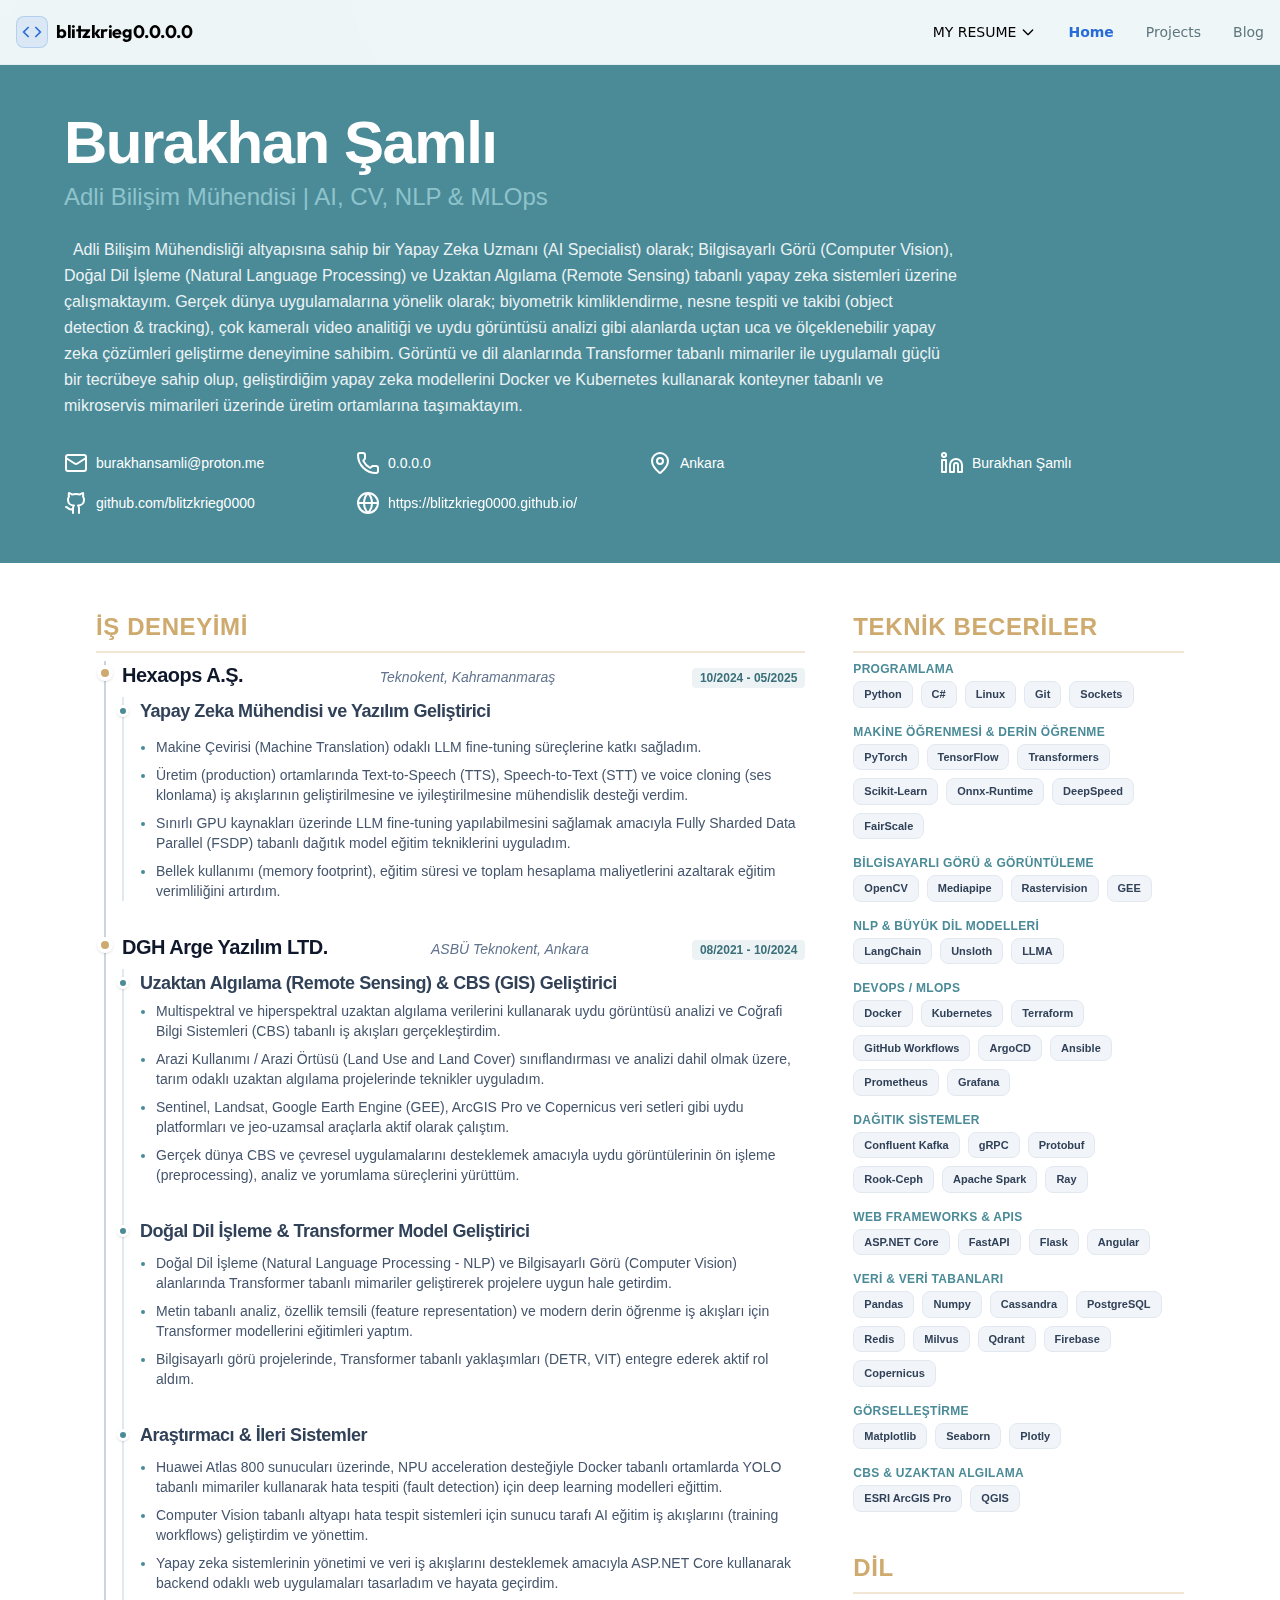
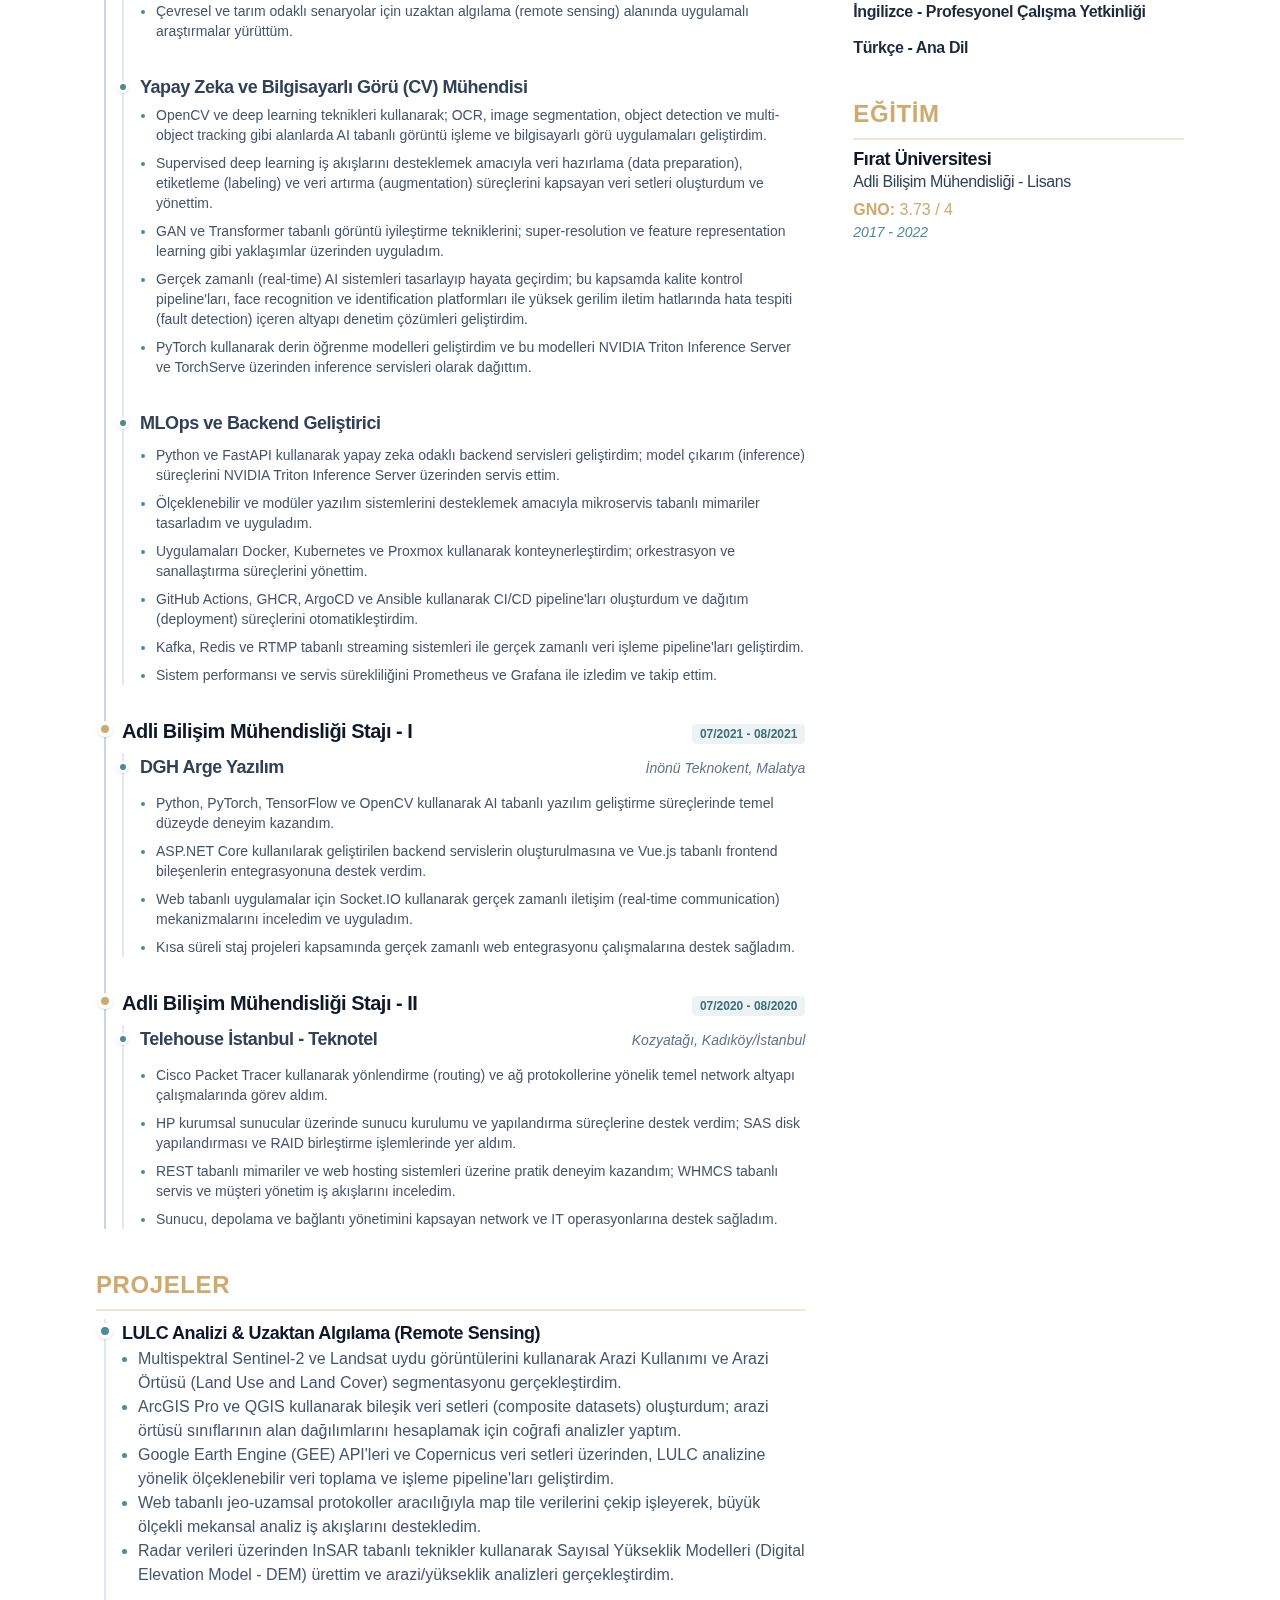
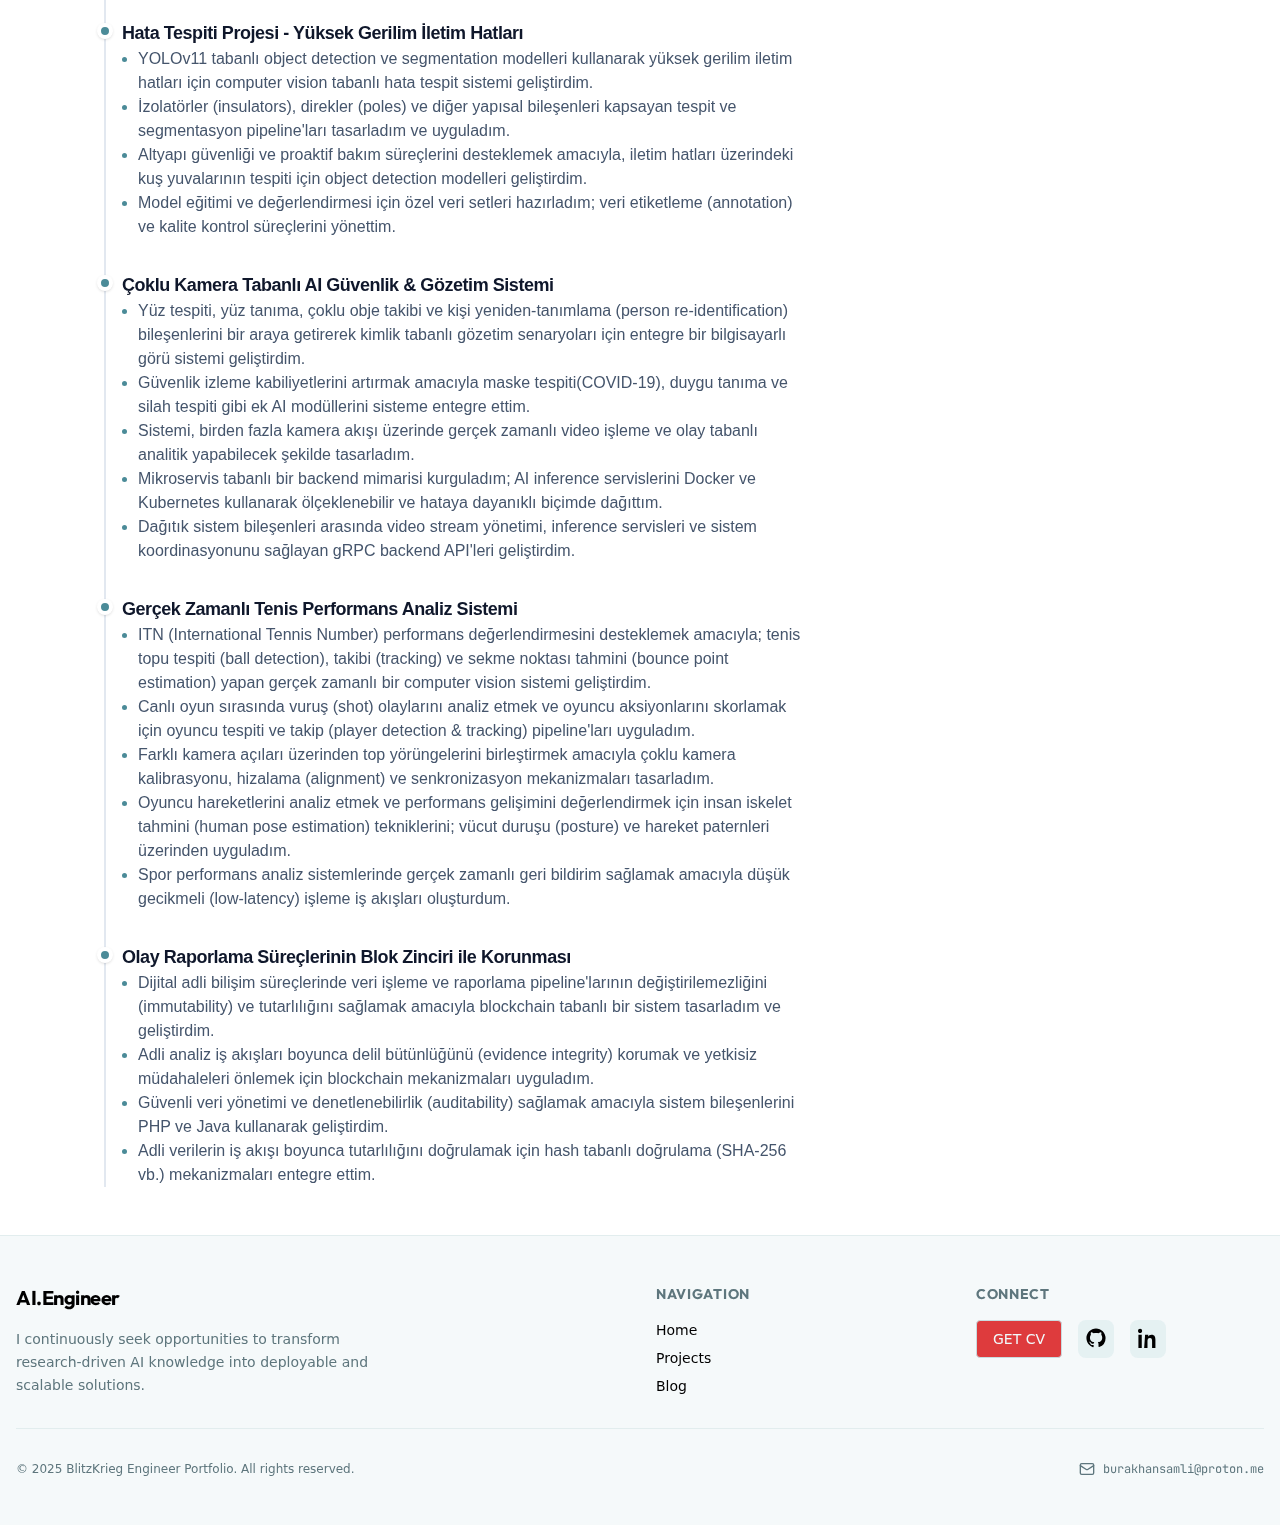
<file: resume-tr/index.html>
<!DOCTYPE html><html lang="en"><head>
  <meta charset="utf-8">
  <title>Burakhan Şamlı</title>
  <base href="https://blitzkrieg0000.github.io/">
  <meta name="viewport" content="width=device-width, initial-scale=1">
  <link rel="icon" type="image/x-icon" href="favicon.ico">
<link rel="stylesheet" href="styles.css"><link rel="preload" href="https://fonts.googleapis.com/css2?family=Outfit:wght@300;400;500;600;700&amp;family=Plus+Jakarta+Sans:wght@400;500;600;700&amp;family=JetBrains+Mono:wght@400;500&amp;display=swap" as="style"><style ng-app-id="ng">

@layer properties;
@layer theme {
  [_ngcontent-ng-c3507670853]:root, 
   [_nghost-ng-c3507670853] {
    --font-sans:
      ui-sans-serif,
      system-ui,
      sans-serif,
      "Apple Color Emoji",
      "Segoe UI Emoji",
      "Segoe UI Symbol",
      "Noto Color Emoji";
    --font-mono:
      ui-monospace,
      SFMono-Regular,
      Menlo,
      Monaco,
      Consolas,
      "Liberation Mono",
      "Courier New",
      monospace;
    --color-red-500: oklch(63.7% 0.237 25.331);
    --color-amber-500: oklch(76.9% 0.188 70.08);
    --color-emerald-500: oklch(69.6% 0.17 162.48);
    --color-blue-500: oklch(62.3% 0.214 259.815);
    --color-purple-400: oklch(71.4% 0.203 305.504);
    --color-purple-500: oklch(62.7% 0.265 303.9);
    --color-slate-100: oklch(96.8% 0.007 247.896);
    --color-slate-200: oklch(92.9% 0.013 255.508);
    --color-slate-300: oklch(86.9% 0.022 252.894);
    --color-slate-500: oklch(55.4% 0.046 257.417);
    --color-slate-600: oklch(44.6% 0.043 257.281);
    --color-slate-700: oklch(37.2% 0.044 257.287);
    --color-slate-800: oklch(27.9% 0.041 260.031);
    --color-slate-900: oklch(20.8% 0.042 265.755);
    --color-gray-50: oklch(98.5% 0.002 247.839);
    --color-gray-600: oklch(44.6% 0.03 256.802);
    --color-gray-900: oklch(21% 0.034 264.665);
    --color-black: #000;
    --color-white: #fff;
    --spacing: 0.25rem;
    --container-sm: 24rem;
    --container-md: 28rem;
    --container-lg: 32rem;
    --container-2xl: 42rem;
    --container-3xl: 48rem;
    --container-4xl: 56rem;
    --container-6xl: 72rem;
    --text-xs: 0.75rem;
    --text-xs--line-height: calc(1 / 0.75);
    --text-sm: 0.875rem;
    --text-sm--line-height: calc(1.25 / 0.875);
    --text-base: 1rem;
    --text-base--line-height: calc(1.5 / 1);
    --text-lg: 1.125rem;
    --text-lg--line-height: calc(1.75 / 1.125);
    --text-xl: 1.25rem;
    --text-xl--line-height: calc(1.75 / 1.25);
    --text-2xl: 1.5rem;
    --text-2xl--line-height: calc(2 / 1.5);
    --text-4xl: 2.25rem;
    --text-4xl--line-height: calc(2.5 / 2.25);
    --text-5xl: 3rem;
    --text-5xl--line-height: 1;
    --text-6xl: 3.75rem;
    --text-6xl--line-height: 1;
    --text-7xl: 4.5rem;
    --text-7xl--line-height: 1;
    --font-weight-light: 300;
    --font-weight-normal: 400;
    --font-weight-medium: 500;
    --font-weight-semibold: 600;
    --font-weight-bold: 700;
    --font-weight-black: 900;
    --tracking-tight: -0.025em;
    --tracking-wide: 0.025em;
    --tracking-wider: 0.05em;
    --tracking-widest: 0.1em;
    --leading-tight: 1.25;
    --leading-relaxed: 1.625;
    --radius-2xl: 1rem;
    --radius-3xl: 1.5rem;
    --ease-out: cubic-bezier(0, 0, 0.2, 1);
    --animate-spin: spin 1s linear infinite;
    --animate-ping: ping 1s cubic-bezier(0, 0, 0.2, 1) infinite;
    --animate-pulse: pulse 2s cubic-bezier(0.4, 0, 0.6, 1) infinite;
    --blur-sm: 8px;
    --blur-xl: 24px;
    --blur-2xl: 40px;
    --aspect-video: 16 / 9;
    --default-transition-duration: 150ms;
    --default-transition-timing-function: cubic-bezier(0.4, 0, 0.2, 1);
    --default-font-family: var(--font-sans);
    --default-mono-font-family: var(--font-mono);
  }
}
@layer base {
  *[_ngcontent-ng-c3507670853], 
   [_ngcontent-ng-c3507670853]::after, 
   [_ngcontent-ng-c3507670853]::before, 
   [_ngcontent-ng-c3507670853]::backdrop, 
   [_ngcontent-ng-c3507670853]::file-selector-button {
    box-sizing: border-box;
    margin: 0;
    padding: 0;
    border: 0 solid;
  }
  html[_ngcontent-ng-c3507670853], 
   [_nghost-ng-c3507670853] {
    line-height: 1.5;
    -webkit-text-size-adjust: 100%;
    tab-size: 4;
    font-family: var(--default-font-family, ui-sans-serif, system-ui, sans-serif, "Apple Color Emoji", "Segoe UI Emoji", "Segoe UI Symbol", "Noto Color Emoji");
    font-feature-settings: var(--default-font-feature-settings, normal);
    font-variation-settings: var(--default-font-variation-settings, normal);
    -webkit-tap-highlight-color: transparent;
  }
  hr[_ngcontent-ng-c3507670853] {
    height: 0;
    color: inherit;
    border-top-width: 1px;
  }
  abbr[_ngcontent-ng-c3507670853]:where([title]) {
    -webkit-text-decoration: underline dotted;
    text-decoration: underline dotted;
  }
  h1[_ngcontent-ng-c3507670853], 
   h2[_ngcontent-ng-c3507670853], 
   h3[_ngcontent-ng-c3507670853], 
   h4[_ngcontent-ng-c3507670853], 
   h5[_ngcontent-ng-c3507670853], 
   h6[_ngcontent-ng-c3507670853] {
    font-size: inherit;
    font-weight: inherit;
  }
  a[_ngcontent-ng-c3507670853] {
    color: inherit;
    -webkit-text-decoration: inherit;
    text-decoration: inherit;
  }
  b[_ngcontent-ng-c3507670853], 
   strong[_ngcontent-ng-c3507670853] {
    font-weight: bolder;
  }
  code[_ngcontent-ng-c3507670853], 
   kbd[_ngcontent-ng-c3507670853], 
   samp[_ngcontent-ng-c3507670853], 
   pre[_ngcontent-ng-c3507670853] {
    font-family: var(--default-mono-font-family, ui-monospace, SFMono-Regular, Menlo, Monaco, Consolas, "Liberation Mono", "Courier New", monospace);
    font-feature-settings: var(--default-mono-font-feature-settings, normal);
    font-variation-settings: var(--default-mono-font-variation-settings, normal);
    font-size: 1em;
  }
  small[_ngcontent-ng-c3507670853] {
    font-size: 80%;
  }
  sub[_ngcontent-ng-c3507670853], 
   sup[_ngcontent-ng-c3507670853] {
    font-size: 75%;
    line-height: 0;
    position: relative;
    vertical-align: baseline;
  }
  sub[_ngcontent-ng-c3507670853] {
    bottom: -0.25em;
  }
  sup[_ngcontent-ng-c3507670853] {
    top: -0.5em;
  }
  table[_ngcontent-ng-c3507670853] {
    text-indent: 0;
    border-color: inherit;
    border-collapse: collapse;
  }
  [_ngcontent-ng-c3507670853]:-moz-focusring {
    outline: auto;
  }
  progress[_ngcontent-ng-c3507670853] {
    vertical-align: baseline;
  }
  summary[_ngcontent-ng-c3507670853] {
    display: list-item;
  }
  ol[_ngcontent-ng-c3507670853], 
   ul[_ngcontent-ng-c3507670853], 
   menu[_ngcontent-ng-c3507670853] {
    list-style: none;
  }
  img[_ngcontent-ng-c3507670853], 
   svg[_ngcontent-ng-c3507670853], 
   video[_ngcontent-ng-c3507670853], 
   canvas[_ngcontent-ng-c3507670853], 
   audio[_ngcontent-ng-c3507670853], 
   iframe[_ngcontent-ng-c3507670853], 
   embed[_ngcontent-ng-c3507670853], 
   object[_ngcontent-ng-c3507670853] {
    display: block;
    vertical-align: middle;
  }
  img[_ngcontent-ng-c3507670853], 
   video[_ngcontent-ng-c3507670853] {
    max-width: 100%;
    height: auto;
  }
  button[_ngcontent-ng-c3507670853], 
   input[_ngcontent-ng-c3507670853], 
   select[_ngcontent-ng-c3507670853], 
   optgroup[_ngcontent-ng-c3507670853], 
   textarea[_ngcontent-ng-c3507670853], 
   [_ngcontent-ng-c3507670853]::file-selector-button {
    font: inherit;
    font-feature-settings: inherit;
    font-variation-settings: inherit;
    letter-spacing: inherit;
    color: inherit;
    border-radius: 0;
    background-color: transparent;
    opacity: 1;
  }
  :where(select[_ngcontent-ng-c3507670853]:is([multiple], [size]))   optgroup[_ngcontent-ng-c3507670853] {
    font-weight: bolder;
  }
  :where(select[_ngcontent-ng-c3507670853]:is([multiple], [size]))   optgroup[_ngcontent-ng-c3507670853]   option[_ngcontent-ng-c3507670853] {
    padding-inline-start: 20px;
  }
  [_ngcontent-ng-c3507670853]::file-selector-button {
    margin-inline-end: 4px;
  }
  [_ngcontent-ng-c3507670853]::placeholder {
    opacity: 1;
  }
  @supports (not (-webkit-appearance: -apple-pay-button)) or (contain-intrinsic-size: 1px) {
    [_ngcontent-ng-c3507670853]::placeholder {
      color: currentcolor;
    }
    @supports (color: color-mix(in lab, red, red)) {
      [_ngcontent-ng-c3507670853]::placeholder {
        color: color-mix(in oklab, currentcolor 50%, transparent);
      }
    }
  }
  textarea[_ngcontent-ng-c3507670853] {
    resize: vertical;
  }
  [_ngcontent-ng-c3507670853]::-webkit-search-decoration {
    -webkit-appearance: none;
  }
  [_ngcontent-ng-c3507670853]::-webkit-date-and-time-value {
    min-height: 1lh;
    text-align: inherit;
  }
  [_ngcontent-ng-c3507670853]::-webkit-datetime-edit {
    display: inline-flex;
  }
  [_ngcontent-ng-c3507670853]::-webkit-datetime-edit-fields-wrapper {
    padding: 0;
  }
  [_ngcontent-ng-c3507670853]::-webkit-datetime-edit, 
   [_ngcontent-ng-c3507670853]::-webkit-datetime-edit-year-field, 
   [_ngcontent-ng-c3507670853]::-webkit-datetime-edit-month-field, 
   [_ngcontent-ng-c3507670853]::-webkit-datetime-edit-day-field, 
   [_ngcontent-ng-c3507670853]::-webkit-datetime-edit-hour-field, 
   [_ngcontent-ng-c3507670853]::-webkit-datetime-edit-minute-field, 
   [_ngcontent-ng-c3507670853]::-webkit-datetime-edit-second-field, 
   [_ngcontent-ng-c3507670853]::-webkit-datetime-edit-millisecond-field, 
   [_ngcontent-ng-c3507670853]::-webkit-datetime-edit-meridiem-field {
    padding-block: 0;
  }
  [_ngcontent-ng-c3507670853]::-webkit-calendar-picker-indicator {
    line-height: 1;
  }
  [_ngcontent-ng-c3507670853]:-moz-ui-invalid {
    box-shadow: none;
  }
  button[_ngcontent-ng-c3507670853], 
   input[_ngcontent-ng-c3507670853]:where([type=button], [type=reset], [type=submit]), 
   [_ngcontent-ng-c3507670853]::file-selector-button {
    appearance: button;
  }
  [_ngcontent-ng-c3507670853]::-webkit-inner-spin-button, 
   [_ngcontent-ng-c3507670853]::-webkit-outer-spin-button {
    height: auto;
  }
  [hidden][_ngcontent-ng-c3507670853]:where(:not([hidden=until-found])) {
    display: none !important;
  }
}
.pointer-events-auto[_ngcontent-ng-c3507670853] {
  pointer-events: auto;
}
.pointer-events-none[_ngcontent-ng-c3507670853] {
  pointer-events: none;
}
.invisible[_ngcontent-ng-c3507670853] {
  visibility: hidden;
}
.visible[_ngcontent-ng-c3507670853] {
  visibility: visible;
}
.absolute[_ngcontent-ng-c3507670853] {
  position: absolute;
}
.fixed[_ngcontent-ng-c3507670853] {
  position: fixed;
}
.relative[_ngcontent-ng-c3507670853] {
  position: relative;
}
.static[_ngcontent-ng-c3507670853] {
  position: static;
}
.sticky[_ngcontent-ng-c3507670853] {
  position: sticky;
}
.inset-0[_ngcontent-ng-c3507670853] {
  inset: calc(var(--spacing) * 0);
}
.-top-\__ph-0__[_ngcontent-ng-c3507670853] {
  top: calc(10% * -1);
}
.top-0[_ngcontent-ng-c3507670853] {
  top: calc(var(--spacing) * 0);
}
.top-1[_ngcontent-ng-c3507670853] {
  top: calc(var(--spacing) * 1);
}
.top-1\/2[_ngcontent-ng-c3507670853] {
  top: calc(1/2 * 100%);
}
.top-2[_ngcontent-ng-c3507670853] {
  top: calc(var(--spacing) * 2);
}
.top-24[_ngcontent-ng-c3507670853] {
  top: calc(var(--spacing) * 24);
}
.-right-\__ph-0__[_ngcontent-ng-c3507670853] {
  right: calc(5% * -1);
}
.right-0[_ngcontent-ng-c3507670853] {
  right: calc(var(--spacing) * 0);
}
.right-2[_ngcontent-ng-c3507670853] {
  right: calc(var(--spacing) * 2);
}
.right-8[_ngcontent-ng-c3507670853] {
  right: calc(var(--spacing) * 8);
}
.bottom-2[_ngcontent-ng-c3507670853] {
  bottom: calc(var(--spacing) * 2);
}
.bottom-\__ph-0__[_ngcontent-ng-c3507670853] {
  bottom: -10%;
}
.bottom-\__ph-0__[_ngcontent-ng-c3507670853] {
  bottom: 10%;
}
.-left-\__ph-0__[_ngcontent-ng-c3507670853] {
  left: calc(5% * -1);
}
.-left-\__ph-0__[_ngcontent-ng-c3507670853] {
  left: calc(23px * -1);
}
.-left-\__ph-0__[_ngcontent-ng-c3507670853] {
  left: calc(25px * -1);
}
.left-0[_ngcontent-ng-c3507670853] {
  left: calc(var(--spacing) * 0);
}
.left-2[_ngcontent-ng-c3507670853] {
  left: calc(var(--spacing) * 2);
}
.left-4[_ngcontent-ng-c3507670853] {
  left: calc(var(--spacing) * 4);
}
.left-8[_ngcontent-ng-c3507670853] {
  left: calc(var(--spacing) * 8);
}
.-z-10[_ngcontent-ng-c3507670853] {
  z-index: calc(10 * -1);
}
.z-0[_ngcontent-ng-c3507670853] {
  z-index: 0;
}
.z-10[_ngcontent-ng-c3507670853] {
  z-index: 10;
}
.z-20[_ngcontent-ng-c3507670853] {
  z-index: 20;
}
.z-50[_ngcontent-ng-c3507670853] {
  z-index: 50;
}
.z-\__ph-0__[_ngcontent-ng-c3507670853] {
  z-index: 100;
}
.col-span-full[_ngcontent-ng-c3507670853] {
  grid-column: 1 / -1;
}
.container[_ngcontent-ng-c3507670853] {
  width: 100%;
}
@media (width >= 40rem) {
  .container[_ngcontent-ng-c3507670853] {
    max-width: 40rem;
  }
}
@media (width >= 48rem) {
  .container[_ngcontent-ng-c3507670853] {
    max-width: 48rem;
  }
}
@media (width >= 64rem) {
  .container[_ngcontent-ng-c3507670853] {
    max-width: 64rem;
  }
}
@media (width >= 80rem) {
  .container[_ngcontent-ng-c3507670853] {
    max-width: 80rem;
  }
}
@media (width >= 96rem) {
  .container[_ngcontent-ng-c3507670853] {
    max-width: 96rem;
  }
}
.mx-4[_ngcontent-ng-c3507670853] {
  margin-inline: calc(var(--spacing) * 4);
}
.mx-auto[_ngcontent-ng-c3507670853] {
  margin-inline: auto;
}
.mt-0[_ngcontent-ng-c3507670853] {
  margin-top: calc(var(--spacing) * 0);
}
.mt-1[_ngcontent-ng-c3507670853] {
  margin-top: calc(var(--spacing) * 1);
}
.mt-1\.5[_ngcontent-ng-c3507670853] {
  margin-top: calc(var(--spacing) * 1.5);
}
.mt-2[_ngcontent-ng-c3507670853] {
  margin-top: calc(var(--spacing) * 2);
}
.mt-4[_ngcontent-ng-c3507670853] {
  margin-top: calc(var(--spacing) * 4);
}
.mt-6[_ngcontent-ng-c3507670853] {
  margin-top: calc(var(--spacing) * 6);
}
.mt-12[_ngcontent-ng-c3507670853] {
  margin-top: calc(var(--spacing) * 12);
}
.mt-auto[_ngcontent-ng-c3507670853] {
  margin-top: auto;
}
.mb-0[_ngcontent-ng-c3507670853] {
  margin-bottom: calc(var(--spacing) * 0);
}
.mb-1[_ngcontent-ng-c3507670853] {
  margin-bottom: calc(var(--spacing) * 1);
}
.mb-2[_ngcontent-ng-c3507670853] {
  margin-bottom: calc(var(--spacing) * 2);
}
.mb-3[_ngcontent-ng-c3507670853] {
  margin-bottom: calc(var(--spacing) * 3);
}
.mb-4[_ngcontent-ng-c3507670853] {
  margin-bottom: calc(var(--spacing) * 4);
}
.mb-6[_ngcontent-ng-c3507670853] {
  margin-bottom: calc(var(--spacing) * 6);
}
.mb-8[_ngcontent-ng-c3507670853] {
  margin-bottom: calc(var(--spacing) * 8);
}
.mb-10[_ngcontent-ng-c3507670853] {
  margin-bottom: calc(var(--spacing) * 10);
}
.mb-12[_ngcontent-ng-c3507670853] {
  margin-bottom: calc(var(--spacing) * 12);
}
.mb-16[_ngcontent-ng-c3507670853] {
  margin-bottom: calc(var(--spacing) * 16);
}
.ml-0[_ngcontent-ng-c3507670853] {
  margin-left: calc(var(--spacing) * 0);
}
.ml-2[_ngcontent-ng-c3507670853] {
  margin-left: calc(var(--spacing) * 2);
}
.ml-4[_ngcontent-ng-c3507670853] {
  margin-left: calc(var(--spacing) * 4);
}
.line-clamp-3[_ngcontent-ng-c3507670853] {
  overflow: hidden;
  display: -webkit-box;
  -webkit-box-orient: vertical;
  -webkit-line-clamp: 3;
}
.block[_ngcontent-ng-c3507670853] {
  display: block;
}
.flex[_ngcontent-ng-c3507670853] {
  display: flex;
}
.grid[_ngcontent-ng-c3507670853] {
  display: grid;
}
.hidden[_ngcontent-ng-c3507670853] {
  display: none;
}
.inline-flex[_ngcontent-ng-c3507670853] {
  display: inline-flex;
}
.aspect-video[_ngcontent-ng-c3507670853] {
  aspect-ratio: var(--aspect-video);
}
.size-4[_ngcontent-ng-c3507670853] {
  width: calc(var(--spacing) * 4);
  height: calc(var(--spacing) * 4);
}
.size-8[_ngcontent-ng-c3507670853] {
  width: calc(var(--spacing) * 8);
  height: calc(var(--spacing) * 8);
}
.size-9[_ngcontent-ng-c3507670853] {
  width: calc(var(--spacing) * 9);
  height: calc(var(--spacing) * 9);
}
.size-10[_ngcontent-ng-c3507670853] {
  width: calc(var(--spacing) * 10);
  height: calc(var(--spacing) * 10);
}
.size-48[_ngcontent-ng-c3507670853] {
  width: calc(var(--spacing) * 48);
  height: calc(var(--spacing) * 48);
}
.size-72[_ngcontent-ng-c3507670853] {
  width: calc(var(--spacing) * 72);
  height: calc(var(--spacing) * 72);
}
.size-\__ph-0__[_ngcontent-ng-c3507670853] {
  width: 500px;
  height: 500px;
}
.size-\__ph-0__[_ngcontent-ng-c3507670853] {
  width: 600px;
  height: 600px;
}
.h-1[_ngcontent-ng-c3507670853] {
  height: calc(var(--spacing) * 1);
}
.h-1\.5[_ngcontent-ng-c3507670853] {
  height: calc(var(--spacing) * 1.5);
}
.h-2[_ngcontent-ng-c3507670853] {
  height: calc(var(--spacing) * 2);
}
.h-3[_ngcontent-ng-c3507670853] {
  height: calc(var(--spacing) * 3);
}
.h-4[_ngcontent-ng-c3507670853] {
  height: calc(var(--spacing) * 4);
}
.h-5[_ngcontent-ng-c3507670853] {
  height: calc(var(--spacing) * 5);
}
.h-6[_ngcontent-ng-c3507670853] {
  height: calc(var(--spacing) * 6);
}
.h-8[_ngcontent-ng-c3507670853] {
  height: calc(var(--spacing) * 8);
}
.h-9[_ngcontent-ng-c3507670853] {
  height: calc(var(--spacing) * 9);
}
.h-10[_ngcontent-ng-c3507670853] {
  height: calc(var(--spacing) * 10);
}
.h-16[_ngcontent-ng-c3507670853] {
  height: calc(var(--spacing) * 16);
}
.h-96[_ngcontent-ng-c3507670853] {
  height: calc(var(--spacing) * 96);
}
.h-\__ph-0__[_ngcontent-ng-c3507670853] {
  height: 1px;
}
.h-\__ph-0__[_ngcontent-ng-c3507670853] {
  height: 500px;
}
.h-auto[_ngcontent-ng-c3507670853] {
  height: auto;
}
.h-full[_ngcontent-ng-c3507670853] {
  height: 100%;
}
.h-px[_ngcontent-ng-c3507670853] {
  height: 1px;
}
.max-h-\__ph-0__[_ngcontent-ng-c3507670853] {
  max-height: 600px;
}
.max-h-screen[_ngcontent-ng-c3507670853] {
  max-height: 100vh;
}
.min-h-8[_ngcontent-ng-c3507670853] {
  min-height: calc(var(--spacing) * 8);
}
.min-h-9[_ngcontent-ng-c3507670853] {
  min-height: calc(var(--spacing) * 9);
}
.min-h-10[_ngcontent-ng-c3507670853] {
  min-height: calc(var(--spacing) * 10);
}
.min-h-\__ph-0__[_ngcontent-ng-c3507670853] {
  min-height: 90vh;
}
.min-h-screen[_ngcontent-ng-c3507670853] {
  min-height: 100vh;
}
.w-2[_ngcontent-ng-c3507670853] {
  width: calc(var(--spacing) * 2);
}
.w-3[_ngcontent-ng-c3507670853] {
  width: calc(var(--spacing) * 3);
}
.w-4[_ngcontent-ng-c3507670853] {
  width: calc(var(--spacing) * 4);
}
.w-5[_ngcontent-ng-c3507670853] {
  width: calc(var(--spacing) * 5);
}
.w-6[_ngcontent-ng-c3507670853] {
  width: calc(var(--spacing) * 6);
}
.w-8[_ngcontent-ng-c3507670853] {
  width: calc(var(--spacing) * 8);
}
.w-9[_ngcontent-ng-c3507670853] {
  width: calc(var(--spacing) * 9);
}
.w-10[_ngcontent-ng-c3507670853] {
  width: calc(var(--spacing) * 10);
}
.w-56[_ngcontent-ng-c3507670853] {
  width: calc(var(--spacing) * 56);
}
.w-\__ph-0__[_ngcontent-ng-c3507670853] {
  width: 500px;
}
.w-auto[_ngcontent-ng-c3507670853] {
  width: auto;
}
.w-full[_ngcontent-ng-c3507670853] {
  width: 100%;
}
.max-w-2xl[_ngcontent-ng-c3507670853] {
  max-width: var(--container-2xl);
}
.max-w-3xl[_ngcontent-ng-c3507670853] {
  max-width: var(--container-3xl);
}
.max-w-4xl[_ngcontent-ng-c3507670853] {
  max-width: var(--container-4xl);
}
.max-w-6xl[_ngcontent-ng-c3507670853] {
  max-width: var(--container-6xl);
}
.max-w-full[_ngcontent-ng-c3507670853] {
  max-width: 100%;
}
.max-w-lg[_ngcontent-ng-c3507670853] {
  max-width: var(--container-lg);
}
.max-w-md[_ngcontent-ng-c3507670853] {
  max-width: var(--container-md);
}
.max-w-none[_ngcontent-ng-c3507670853] {
  max-width: none;
}
.max-w-sm[_ngcontent-ng-c3507670853] {
  max-width: var(--container-sm);
}
.flex-1[_ngcontent-ng-c3507670853] {
  flex: 1;
}
.flex-shrink-0[_ngcontent-ng-c3507670853] {
  flex-shrink: 0;
}
.shrink-0[_ngcontent-ng-c3507670853] {
  flex-shrink: 0;
}
.flex-grow[_ngcontent-ng-c3507670853] {
  flex-grow: 1;
}
.-translate-y-1\/2[_ngcontent-ng-c3507670853] {
  --tw-translate-y: calc(calc(1/2 * 100%) * -1);
  translate: var(--tw-translate-x) var(--tw-translate-y);
}
.scale-110[_ngcontent-ng-c3507670853] {
  --tw-scale-x: 110%;
  --tw-scale-y: 110%;
  --tw-scale-z: 110%;
  scale: var(--tw-scale-x) var(--tw-scale-y);
}
.scale-x-0[_ngcontent-ng-c3507670853] {
  --tw-scale-x: 0%;
  scale: var(--tw-scale-x) var(--tw-scale-y);
}
.rotate-180[_ngcontent-ng-c3507670853] {
  rotate: 180deg;
}
.transform[_ngcontent-ng-c3507670853] {
  transform: var(--tw-rotate-x,) var(--tw-rotate-y,) var(--tw-rotate-z,) var(--tw-skew-x,) var(--tw-skew-y,);
}
.animate-ping[_ngcontent-ng-c3507670853] {
  animation: var(--animate-ping);
}
.animate-pulse[_ngcontent-ng-c3507670853] {
  animation: var(--animate-pulse);
}
.animate-spin[_ngcontent-ng-c3507670853] {
  animation: var(--animate-spin);
}
.cursor-pointer[_ngcontent-ng-c3507670853] {
  cursor: pointer;
}
.list-outside[_ngcontent-ng-c3507670853] {
  list-style-position: outside;
}
.list-disc[_ngcontent-ng-c3507670853] {
  list-style-type: disc;
}
.grid-cols-1[_ngcontent-ng-c3507670853] {
  grid-template-columns: repeat(1, minmax(0, 1fr));
}
.flex-col[_ngcontent-ng-c3507670853] {
  flex-direction: column;
}
.flex-col-reverse[_ngcontent-ng-c3507670853] {
  flex-direction: column-reverse;
}
.flex-wrap[_ngcontent-ng-c3507670853] {
  flex-wrap: wrap;
}
.items-baseline[_ngcontent-ng-c3507670853] {
  align-items: baseline;
}
.items-center[_ngcontent-ng-c3507670853] {
  align-items: center;
}
.items-end[_ngcontent-ng-c3507670853] {
  align-items: flex-end;
}
.items-start[_ngcontent-ng-c3507670853] {
  align-items: flex-start;
}
.justify-between[_ngcontent-ng-c3507670853] {
  justify-content: space-between;
}
.justify-center[_ngcontent-ng-c3507670853] {
  justify-content: center;
}
.gap-1[_ngcontent-ng-c3507670853] {
  gap: calc(var(--spacing) * 1);
}
.gap-1\.5[_ngcontent-ng-c3507670853] {
  gap: calc(var(--spacing) * 1.5);
}
.gap-2[_ngcontent-ng-c3507670853] {
  gap: calc(var(--spacing) * 2);
}
.gap-3[_ngcontent-ng-c3507670853] {
  gap: calc(var(--spacing) * 3);
}
.gap-4[_ngcontent-ng-c3507670853] {
  gap: calc(var(--spacing) * 4);
}
.gap-6[_ngcontent-ng-c3507670853] {
  gap: calc(var(--spacing) * 6);
}
.gap-8[_ngcontent-ng-c3507670853] {
  gap: calc(var(--spacing) * 8);
}
.gap-12[_ngcontent-ng-c3507670853] {
  gap: calc(var(--spacing) * 12);
}
.gap-16[_ngcontent-ng-c3507670853] {
  gap: calc(var(--spacing) * 16);
}
:where(.space-y-1[_ngcontent-ng-c3507670853]    > [_ngcontent-ng-c3507670853]:not(:last-child)) {
  --tw-space-y-reverse: 0;
  margin-block-start: calc(calc(var(--spacing) * 1) * var(--tw-space-y-reverse));
  margin-block-end: calc(calc(var(--spacing) * 1) * calc(1 - var(--tw-space-y-reverse)));
}
:where(.space-y-1\.5[_ngcontent-ng-c3507670853]    > [_ngcontent-ng-c3507670853]:not(:last-child)) {
  --tw-space-y-reverse: 0;
  margin-block-start: calc(calc(var(--spacing) * 1.5) * var(--tw-space-y-reverse));
  margin-block-end: calc(calc(var(--spacing) * 1.5) * calc(1 - var(--tw-space-y-reverse)));
}
:where(.space-y-2[_ngcontent-ng-c3507670853]    > [_ngcontent-ng-c3507670853]:not(:last-child)) {
  --tw-space-y-reverse: 0;
  margin-block-start: calc(calc(var(--spacing) * 2) * var(--tw-space-y-reverse));
  margin-block-end: calc(calc(var(--spacing) * 2) * calc(1 - var(--tw-space-y-reverse)));
}
:where(.space-y-4[_ngcontent-ng-c3507670853]    > [_ngcontent-ng-c3507670853]:not(:last-child)) {
  --tw-space-y-reverse: 0;
  margin-block-start: calc(calc(var(--spacing) * 4) * var(--tw-space-y-reverse));
  margin-block-end: calc(calc(var(--spacing) * 4) * calc(1 - var(--tw-space-y-reverse)));
}
:where(.space-y-6[_ngcontent-ng-c3507670853]    > [_ngcontent-ng-c3507670853]:not(:last-child)) {
  --tw-space-y-reverse: 0;
  margin-block-start: calc(calc(var(--spacing) * 6) * var(--tw-space-y-reverse));
  margin-block-end: calc(calc(var(--spacing) * 6) * calc(1 - var(--tw-space-y-reverse)));
}
:where(.space-y-8[_ngcontent-ng-c3507670853]    > [_ngcontent-ng-c3507670853]:not(:last-child)) {
  --tw-space-y-reverse: 0;
  margin-block-start: calc(calc(var(--spacing) * 8) * var(--tw-space-y-reverse));
  margin-block-end: calc(calc(var(--spacing) * 8) * calc(1 - var(--tw-space-y-reverse)));
}
:where(.space-y-10[_ngcontent-ng-c3507670853]    > [_ngcontent-ng-c3507670853]:not(:last-child)) {
  --tw-space-y-reverse: 0;
  margin-block-start: calc(calc(var(--spacing) * 10) * var(--tw-space-y-reverse));
  margin-block-end: calc(calc(var(--spacing) * 10) * calc(1 - var(--tw-space-y-reverse)));
}
:where(.space-y-12[_ngcontent-ng-c3507670853]    > [_ngcontent-ng-c3507670853]:not(:last-child)) {
  --tw-space-y-reverse: 0;
  margin-block-start: calc(calc(var(--spacing) * 12) * var(--tw-space-y-reverse));
  margin-block-end: calc(calc(var(--spacing) * 12) * calc(1 - var(--tw-space-y-reverse)));
}
:where(.space-y-14[_ngcontent-ng-c3507670853]    > [_ngcontent-ng-c3507670853]:not(:last-child)) {
  --tw-space-y-reverse: 0;
  margin-block-start: calc(calc(var(--spacing) * 14) * var(--tw-space-y-reverse));
  margin-block-end: calc(calc(var(--spacing) * 14) * calc(1 - var(--tw-space-y-reverse)));
}
:where(.space-x-4[_ngcontent-ng-c3507670853]    > [_ngcontent-ng-c3507670853]:not(:last-child)) {
  --tw-space-x-reverse: 0;
  margin-inline-start: calc(calc(var(--spacing) * 4) * var(--tw-space-x-reverse));
  margin-inline-end: calc(calc(var(--spacing) * 4) * calc(1 - var(--tw-space-x-reverse)));
}
.overflow-hidden[_ngcontent-ng-c3507670853] {
  overflow: hidden;
}
.rounded[_ngcontent-ng-c3507670853] {
  border-radius: 0.25rem;
}
.rounded-2xl[_ngcontent-ng-c3507670853] {
  border-radius: var(--radius-2xl);
}
.rounded-3xl[_ngcontent-ng-c3507670853] {
  border-radius: var(--radius-3xl);
}
.rounded-full[_ngcontent-ng-c3507670853] {
  border-radius: calc(infinity * 1px);
}
.rounded-lg[_ngcontent-ng-c3507670853] {
  border-radius: var(--resume-radius);
}
.rounded-md[_ngcontent-ng-c3507670853] {
  border-radius: calc(var(--resume-radius) - 2px);
}
.rounded-sm[_ngcontent-ng-c3507670853] {
  border-radius: calc(var(--resume-radius) - 2px);
}
.rounded-xl[_ngcontent-ng-c3507670853] {
  border-radius: calc(var(--resume-radius) + 4px);
}
.rounded-r[_ngcontent-ng-c3507670853] {
  border-top-right-radius: 0.25rem;
  border-bottom-right-radius: 0.25rem;
}
.border[_ngcontent-ng-c3507670853] {
  border-style: var(--tw-border-style);
  border-width: 1px;
}
.border-2[_ngcontent-ng-c3507670853] {
  border-style: var(--tw-border-style);
  border-width: 2px;
}
.border-3[_ngcontent-ng-c3507670853] {
  border-style: var(--tw-border-style);
  border-width: 3px;
}
.border-4[_ngcontent-ng-c3507670853] {
  border-style: var(--tw-border-style);
  border-width: 4px;
}
.border-t[_ngcontent-ng-c3507670853] {
  border-top-style: var(--tw-border-style);
  border-top-width: 1px;
}
.border-t-2[_ngcontent-ng-c3507670853] {
  border-top-style: var(--tw-border-style);
  border-top-width: 2px;
}
.border-r-2[_ngcontent-ng-c3507670853] {
  border-right-style: var(--tw-border-style);
  border-right-width: 2px;
}
.border-b[_ngcontent-ng-c3507670853] {
  border-bottom-style: var(--tw-border-style);
  border-bottom-width: 1px;
}
.border-b-2[_ngcontent-ng-c3507670853] {
  border-bottom-style: var(--tw-border-style);
  border-bottom-width: 2px;
}
.border-l-2[_ngcontent-ng-c3507670853] {
  border-left-style: var(--tw-border-style);
  border-left-width: 2px;
}
.\__ph-0__[_ngcontent-ng-c3507670853] {
  border-color: var(--badge-outline);
}
.\__ph-0__[_ngcontent-ng-c3507670853] {
  border-color: var(--button-outline);
}
.border-amber-500\/20[_ngcontent-ng-c3507670853] {
  border-color: color-mix(in srgb, oklch(76.9% 0.188 70.08) 20%, transparent);
}
@supports (color: color-mix(in lab, red, red)) {
  .border-amber-500\/20[_ngcontent-ng-c3507670853] {
    border-color: color-mix(in oklab, var(--color-amber-500) 20%, transparent);
  }
}
.border-blue-500\/20[_ngcontent-ng-c3507670853] {
  border-color: color-mix(in srgb, oklch(62.3% 0.214 259.815) 20%, transparent);
}
@supports (color: color-mix(in lab, red, red)) {
  .border-blue-500\/20[_ngcontent-ng-c3507670853] {
    border-color: color-mix(in oklab, var(--color-blue-500) 20%, transparent);
  }
}
.border-border[_ngcontent-ng-c3507670853] {
  border-color: hsl(var(--border));
}
.border-border\/40[_ngcontent-ng-c3507670853] {
  border-color: hsl(var(--border));
}
@supports (color: color-mix(in lab, red, red)) {
  .border-border\/40[_ngcontent-ng-c3507670853] {
    border-color: color-mix(in oklab, hsl(var(--border)) 40%, transparent);
  }
}
.border-border\/50[_ngcontent-ng-c3507670853] {
  border-color: hsl(var(--border));
}
@supports (color: color-mix(in lab, red, red)) {
  .border-border\/50[_ngcontent-ng-c3507670853] {
    border-color: color-mix(in oklab, hsl(var(--border)) 50%, transparent);
  }
}
.border-card-border[_ngcontent-ng-c3507670853] {
  border-color: hsl(var(--card-border));
}
.border-destructive[_ngcontent-ng-c3507670853] {
  border-color: hsl(var(--destructive));
}
.border-destructive-border[_ngcontent-ng-c3507670853] {
  border-color: var(--destructive-border);
}
.border-emerald-500\/20[_ngcontent-ng-c3507670853] {
  border-color: color-mix(in srgb, oklch(69.6% 0.17 162.48) 20%, transparent);
}
@supports (color: color-mix(in lab, red, red)) {
  .border-emerald-500\/20[_ngcontent-ng-c3507670853] {
    border-color: color-mix(in oklab, var(--color-emerald-500) 20%, transparent);
  }
}
.border-primary-border[_ngcontent-ng-c3507670853] {
  border-color: var(--primary-border);
}
.border-primary\/20[_ngcontent-ng-c3507670853] {
  border-color: hsl(var(--primary));
}
@supports (color: color-mix(in lab, red, red)) {
  .border-primary\/20[_ngcontent-ng-c3507670853] {
    border-color: color-mix(in oklab, hsl(var(--primary)) 20%, transparent);
  }
}
.border-primary\/30[_ngcontent-ng-c3507670853] {
  border-color: hsl(var(--primary));
}
@supports (color: color-mix(in lab, red, red)) {
  .border-primary\/30[_ngcontent-ng-c3507670853] {
    border-color: color-mix(in oklab, hsl(var(--primary)) 30%, transparent);
  }
}
.border-primary\/50[_ngcontent-ng-c3507670853] {
  border-color: hsl(var(--primary));
}
@supports (color: color-mix(in lab, red, red)) {
  .border-primary\/50[_ngcontent-ng-c3507670853] {
    border-color: color-mix(in oklab, hsl(var(--primary)) 50%, transparent);
  }
}
.border-purple-500\/20[_ngcontent-ng-c3507670853] {
  border-color: color-mix(in srgb, oklch(62.7% 0.265 303.9) 20%, transparent);
}
@supports (color: color-mix(in lab, red, red)) {
  .border-purple-500\/20[_ngcontent-ng-c3507670853] {
    border-color: color-mix(in oklab, var(--color-purple-500) 20%, transparent);
  }
}
.border-resume-gold\/30[_ngcontent-ng-c3507670853] {
  border-color: color-mix(in oklab, rgba(207, 170, 110, 1) 30%, transparent);
}
.border-secondary-border[_ngcontent-ng-c3507670853] {
  border-color: var(--secondary-border);
}
.border-slate-200[_ngcontent-ng-c3507670853] {
  border-color: var(--color-slate-200);
}
.border-slate-300[_ngcontent-ng-c3507670853] {
  border-color: var(--color-slate-300);
}
.border-transparent[_ngcontent-ng-c3507670853] {
  border-color: transparent;
}
.border-white[_ngcontent-ng-c3507670853] {
  border-color: var(--color-white);
}
.border-white\/10[_ngcontent-ng-c3507670853] {
  border-color: color-mix(in srgb, #fff 10%, transparent);
}
@supports (color: color-mix(in lab, red, red)) {
  .border-white\/10[_ngcontent-ng-c3507670853] {
    border-color: color-mix(in oklab, var(--color-white) 10%, transparent);
  }
}
.border-white\/\__ph-0__[_ngcontent-ng-c3507670853] {
  border-color: color-mix(in srgb, #fff 15%, transparent);
}
@supports (color: color-mix(in lab, red, red)) {
  .border-white\/\__ph-0__[_ngcontent-ng-c3507670853] {
    border-color: color-mix(in oklab, var(--color-white) 15%, transparent);
  }
}
.bg-accent[_ngcontent-ng-c3507670853] {
  background-color: hsl(var(--accent));
}
.bg-accent\/5[_ngcontent-ng-c3507670853] {
  background-color: hsl(var(--accent));
}
@supports (color: color-mix(in lab, red, red)) {
  .bg-accent\/5[_ngcontent-ng-c3507670853] {
    background-color: color-mix(in oklab, hsl(var(--accent)) 5%, transparent);
  }
}
.bg-accent\/15[_ngcontent-ng-c3507670853] {
  background-color: hsl(var(--accent));
}
@supports (color: color-mix(in lab, red, red)) {
  .bg-accent\/15[_ngcontent-ng-c3507670853] {
    background-color: color-mix(in oklab, hsl(var(--accent)) 15%, transparent);
  }
}
.bg-amber-500\/5[_ngcontent-ng-c3507670853] {
  background-color: color-mix(in srgb, oklch(76.9% 0.188 70.08) 5%, transparent);
}
@supports (color: color-mix(in lab, red, red)) {
  .bg-amber-500\/5[_ngcontent-ng-c3507670853] {
    background-color: color-mix(in oklab, var(--color-amber-500) 5%, transparent);
  }
}
.bg-background[_ngcontent-ng-c3507670853] {
  background-color: hsl(var(--background));
}
.bg-background\/50[_ngcontent-ng-c3507670853] {
  background-color: hsl(var(--background));
}
@supports (color: color-mix(in lab, red, red)) {
  .bg-background\/50[_ngcontent-ng-c3507670853] {
    background-color: color-mix(in oklab, hsl(var(--background)) 50%, transparent);
  }
}
.bg-background\/80[_ngcontent-ng-c3507670853] {
  background-color: hsl(var(--background));
}
@supports (color: color-mix(in lab, red, red)) {
  .bg-background\/80[_ngcontent-ng-c3507670853] {
    background-color: color-mix(in oklab, hsl(var(--background)) 80%, transparent);
  }
}
.bg-black[_ngcontent-ng-c3507670853] {
  background-color: var(--color-black);
}
.bg-black\/5[_ngcontent-ng-c3507670853] {
  background-color: color-mix(in srgb, #000 5%, transparent);
}
@supports (color: color-mix(in lab, red, red)) {
  .bg-black\/5[_ngcontent-ng-c3507670853] {
    background-color: color-mix(in oklab, var(--color-black) 5%, transparent);
  }
}
.bg-blue-500\/5[_ngcontent-ng-c3507670853] {
  background-color: color-mix(in srgb, oklch(62.3% 0.214 259.815) 5%, transparent);
}
@supports (color: color-mix(in lab, red, red)) {
  .bg-blue-500\/5[_ngcontent-ng-c3507670853] {
    background-color: color-mix(in oklab, var(--color-blue-500) 5%, transparent);
  }
}
.bg-border[_ngcontent-ng-c3507670853] {
  background-color: hsl(var(--border));
}
.bg-card[_ngcontent-ng-c3507670853] {
  background-color: hsl(var(--card));
}
.bg-current[_ngcontent-ng-c3507670853] {
  background-color: currentcolor;
}
.bg-destructive[_ngcontent-ng-c3507670853] {
  background-color: hsl(var(--destructive));
}
.bg-emerald-500\/5[_ngcontent-ng-c3507670853] {
  background-color: color-mix(in srgb, oklch(69.6% 0.17 162.48) 5%, transparent);
}
@supports (color: color-mix(in lab, red, red)) {
  .bg-emerald-500\/5[_ngcontent-ng-c3507670853] {
    background-color: color-mix(in oklab, var(--color-emerald-500) 5%, transparent);
  }
}
.bg-foreground[_ngcontent-ng-c3507670853] {
  background-color: hsl(var(--foreground));
}
.bg-gray-50[_ngcontent-ng-c3507670853] {
  background-color: var(--color-gray-50);
}
.bg-muted[_ngcontent-ng-c3507670853] {
  background-color: hsl(var(--muted));
}
.bg-primary[_ngcontent-ng-c3507670853] {
  background-color: hsl(var(--primary));
}
.bg-primary\/5[_ngcontent-ng-c3507670853] {
  background-color: hsl(var(--primary));
}
@supports (color: color-mix(in lab, red, red)) {
  .bg-primary\/5[_ngcontent-ng-c3507670853] {
    background-color: color-mix(in oklab, hsl(var(--primary)) 5%, transparent);
  }
}
.bg-primary\/10[_ngcontent-ng-c3507670853] {
  background-color: hsl(var(--primary));
}
@supports (color: color-mix(in lab, red, red)) {
  .bg-primary\/10[_ngcontent-ng-c3507670853] {
    background-color: color-mix(in oklab, hsl(var(--primary)) 10%, transparent);
  }
}
.bg-purple-500\/5[_ngcontent-ng-c3507670853] {
  background-color: color-mix(in srgb, oklch(62.7% 0.265 303.9) 5%, transparent);
}
@supports (color: color-mix(in lab, red, red)) {
  .bg-purple-500\/5[_ngcontent-ng-c3507670853] {
    background-color: color-mix(in oklab, var(--color-purple-500) 5%, transparent);
  }
}
.bg-resume-gold[_ngcontent-ng-c3507670853] {
  background-color: rgba(207, 170, 110, 1);
}
.bg-resume-teal[_ngcontent-ng-c3507670853] {
  background-color: var(--resume-teal);
}
.bg-resume-teal\/10[_ngcontent-ng-c3507670853] {
  background-color: var(--resume-teal);
}
@supports (color: color-mix(in lab, red, red)) {
  .bg-resume-teal\/10[_ngcontent-ng-c3507670853] {
    background-color: color-mix(in oklab, var(--resume-teal) 10%, transparent);
  }
}
.bg-secondary[_ngcontent-ng-c3507670853] {
  background-color: hsl(var(--secondary));
}
.bg-secondary\/10[_ngcontent-ng-c3507670853] {
  background-color: hsl(var(--secondary));
}
@supports (color: color-mix(in lab, red, red)) {
  .bg-secondary\/10[_ngcontent-ng-c3507670853] {
    background-color: color-mix(in oklab, hsl(var(--secondary)) 10%, transparent);
  }
}
.bg-secondary\/20[_ngcontent-ng-c3507670853] {
  background-color: hsl(var(--secondary));
}
@supports (color: color-mix(in lab, red, red)) {
  .bg-secondary\/20[_ngcontent-ng-c3507670853] {
    background-color: color-mix(in oklab, hsl(var(--secondary)) 20%, transparent);
  }
}
.bg-secondary\/30[_ngcontent-ng-c3507670853] {
  background-color: hsl(var(--secondary));
}
@supports (color: color-mix(in lab, red, red)) {
  .bg-secondary\/30[_ngcontent-ng-c3507670853] {
    background-color: color-mix(in oklab, hsl(var(--secondary)) 30%, transparent);
  }
}
.bg-secondary\/50[_ngcontent-ng-c3507670853] {
  background-color: hsl(var(--secondary));
}
@supports (color: color-mix(in lab, red, red)) {
  .bg-secondary\/50[_ngcontent-ng-c3507670853] {
    background-color: color-mix(in oklab, hsl(var(--secondary)) 50%, transparent);
  }
}
.bg-slate-100[_ngcontent-ng-c3507670853] {
  background-color: var(--color-slate-100);
}
.bg-transparent[_ngcontent-ng-c3507670853] {
  background-color: transparent;
}
.bg-white[_ngcontent-ng-c3507670853] {
  background-color: var(--color-white);
}
.bg-white\/5[_ngcontent-ng-c3507670853] {
  background-color: color-mix(in srgb, #fff 5%, transparent);
}
@supports (color: color-mix(in lab, red, red)) {
  .bg-white\/5[_ngcontent-ng-c3507670853] {
    background-color: color-mix(in oklab, var(--color-white) 5%, transparent);
  }
}
.bg-white\/10[_ngcontent-ng-c3507670853] {
  background-color: color-mix(in srgb, #fff 10%, transparent);
}
@supports (color: color-mix(in lab, red, red)) {
  .bg-white\/10[_ngcontent-ng-c3507670853] {
    background-color: color-mix(in oklab, var(--color-white) 10%, transparent);
  }
}
.bg-white\/\__ph-0__[_ngcontent-ng-c3507670853] {
  background-color: color-mix(in srgb, #fff 8%, transparent);
}
@supports (color: color-mix(in lab, red, red)) {
  .bg-white\/\__ph-0__[_ngcontent-ng-c3507670853] {
    background-color: color-mix(in oklab, var(--color-white) 8%, transparent);
  }
}
.bg-gradient-to-br[_ngcontent-ng-c3507670853] {
  --tw-gradient-position: to bottom right in oklab;
  background-image: linear-gradient(var(--tw-gradient-stops));
}
.bg-gradient-to-r[_ngcontent-ng-c3507670853] {
  --tw-gradient-position: to right in oklab;
  background-image: linear-gradient(var(--tw-gradient-stops));
}
.bg-gradient-to-t[_ngcontent-ng-c3507670853] {
  --tw-gradient-position: to top in oklab;
  background-image: linear-gradient(var(--tw-gradient-stops));
}
.from-background[_ngcontent-ng-c3507670853] {
  --tw-gradient-from: hsl(var(--background));
  --tw-gradient-stops: var(--tw-gradient-via-stops, var(--tw-gradient-position), var(--tw-gradient-from) var(--tw-gradient-from-position), var(--tw-gradient-to) var(--tw-gradient-to-position));
}
.from-primary[_ngcontent-ng-c3507670853] {
  --tw-gradient-from: hsl(var(--primary));
  --tw-gradient-stops: var(--tw-gradient-via-stops, var(--tw-gradient-position), var(--tw-gradient-from) var(--tw-gradient-from-position), var(--tw-gradient-to) var(--tw-gradient-to-position));
}
.from-primary\/30[_ngcontent-ng-c3507670853] {
  --tw-gradient-from: hsl(var(--primary));
  --tw-gradient-stops: var(--tw-gradient-via-stops, var(--tw-gradient-position), var(--tw-gradient-from) var(--tw-gradient-from-position), var(--tw-gradient-to) var(--tw-gradient-to-position));
}
@supports (color: color-mix(in lab, red, red)) {
  .from-primary\/30[_ngcontent-ng-c3507670853] {
    --tw-gradient-from: color-mix(in oklab, hsl(var(--primary)) 30%, transparent);
  }
}
.via-purple-400[_ngcontent-ng-c3507670853] {
  --tw-gradient-via: var(--color-purple-400);
  --tw-gradient-via-stops:
    var(--tw-gradient-position),
    var(--tw-gradient-from) var(--tw-gradient-from-position),
    var(--tw-gradient-via) var(--tw-gradient-via-position),
    var(--tw-gradient-to) var(--tw-gradient-to-position);
  --tw-gradient-stops: var(--tw-gradient-via-stops);
}
.via-transparent[_ngcontent-ng-c3507670853] {
  --tw-gradient-via: transparent;
  --tw-gradient-via-stops:
    var(--tw-gradient-position),
    var(--tw-gradient-from) var(--tw-gradient-from-position),
    var(--tw-gradient-via) var(--tw-gradient-via-position),
    var(--tw-gradient-to) var(--tw-gradient-to-position);
  --tw-gradient-stops: var(--tw-gradient-via-stops);
}
.to-accent[_ngcontent-ng-c3507670853] {
  --tw-gradient-to: hsl(var(--accent));
  --tw-gradient-stops: var(--tw-gradient-via-stops, var(--tw-gradient-position), var(--tw-gradient-from) var(--tw-gradient-from-position), var(--tw-gradient-to) var(--tw-gradient-to-position));
}
.to-accent\/30[_ngcontent-ng-c3507670853] {
  --tw-gradient-to: hsl(var(--accent));
  --tw-gradient-stops: var(--tw-gradient-via-stops, var(--tw-gradient-position), var(--tw-gradient-from) var(--tw-gradient-from-position), var(--tw-gradient-to) var(--tw-gradient-to-position));
}
@supports (color: color-mix(in lab, red, red)) {
  .to-accent\/30[_ngcontent-ng-c3507670853] {
    --tw-gradient-to: color-mix(in oklab, hsl(var(--accent)) 30%, transparent);
  }
}
.to-transparent[_ngcontent-ng-c3507670853] {
  --tw-gradient-to: transparent;
  --tw-gradient-stops: var(--tw-gradient-via-stops, var(--tw-gradient-position), var(--tw-gradient-from) var(--tw-gradient-from-position), var(--tw-gradient-to) var(--tw-gradient-to-position));
}
.bg-clip-text[_ngcontent-ng-c3507670853] {
  -webkit-background-clip: text;
  background-clip: text;
}
.object-contain[_ngcontent-ng-c3507670853] {
  object-fit: contain;
}
.object-cover[_ngcontent-ng-c3507670853] {
  object-fit: cover;
}
.p-1[_ngcontent-ng-c3507670853] {
  padding: calc(var(--spacing) * 1);
}
.p-2[_ngcontent-ng-c3507670853] {
  padding: calc(var(--spacing) * 2);
}
.p-3[_ngcontent-ng-c3507670853] {
  padding: calc(var(--spacing) * 3);
}
.p-4[_ngcontent-ng-c3507670853] {
  padding: calc(var(--spacing) * 4);
}
.p-6[_ngcontent-ng-c3507670853] {
  padding: calc(var(--spacing) * 6);
}
.p-8[_ngcontent-ng-c3507670853] {
  padding: calc(var(--spacing) * 8);
}
.px-2[_ngcontent-ng-c3507670853] {
  padding-inline: calc(var(--spacing) * 2);
}
.px-2\.5[_ngcontent-ng-c3507670853] {
  padding-inline: calc(var(--spacing) * 2.5);
}
.px-3[_ngcontent-ng-c3507670853] {
  padding-inline: calc(var(--spacing) * 3);
}
.px-4[_ngcontent-ng-c3507670853] {
  padding-inline: calc(var(--spacing) * 4);
}
.px-6[_ngcontent-ng-c3507670853] {
  padding-inline: calc(var(--spacing) * 6);
}
.px-8[_ngcontent-ng-c3507670853] {
  padding-inline: calc(var(--spacing) * 8);
}
.py-0\.5[_ngcontent-ng-c3507670853] {
  padding-block: calc(var(--spacing) * 0.5);
}
.py-1[_ngcontent-ng-c3507670853] {
  padding-block: calc(var(--spacing) * 1);
}
.py-2[_ngcontent-ng-c3507670853] {
  padding-block: calc(var(--spacing) * 2);
}
.py-3[_ngcontent-ng-c3507670853] {
  padding-block: calc(var(--spacing) * 3);
}
.py-4[_ngcontent-ng-c3507670853] {
  padding-block: calc(var(--spacing) * 4);
}
.py-6[_ngcontent-ng-c3507670853] {
  padding-block: calc(var(--spacing) * 6);
}
.py-10[_ngcontent-ng-c3507670853] {
  padding-block: calc(var(--spacing) * 10);
}
.py-12[_ngcontent-ng-c3507670853] {
  padding-block: calc(var(--spacing) * 12);
}
.py-16[_ngcontent-ng-c3507670853] {
  padding-block: calc(var(--spacing) * 16);
}
.py-20[_ngcontent-ng-c3507670853] {
  padding-block: calc(var(--spacing) * 20);
}
.py-24[_ngcontent-ng-c3507670853] {
  padding-block: calc(var(--spacing) * 24);
}
.pt-0[_ngcontent-ng-c3507670853] {
  padding-top: calc(var(--spacing) * 0);
}
.pt-2[_ngcontent-ng-c3507670853] {
  padding-top: calc(var(--spacing) * 2);
}
.pt-6[_ngcontent-ng-c3507670853] {
  padding-top: calc(var(--spacing) * 6);
}
.pt-8[_ngcontent-ng-c3507670853] {
  padding-top: calc(var(--spacing) * 8);
}
.pt-10[_ngcontent-ng-c3507670853] {
  padding-top: calc(var(--spacing) * 10);
}
.pr-8[_ngcontent-ng-c3507670853] {
  padding-right: calc(var(--spacing) * 8);
}
.pb-2[_ngcontent-ng-c3507670853] {
  padding-bottom: calc(var(--spacing) * 2);
}
.pb-12[_ngcontent-ng-c3507670853] {
  padding-bottom: calc(var(--spacing) * 12);
}
.pb-20[_ngcontent-ng-c3507670853] {
  padding-bottom: calc(var(--spacing) * 20);
}
.pb-24[_ngcontent-ng-c3507670853] {
  padding-bottom: calc(var(--spacing) * 24);
}
.pl-4[_ngcontent-ng-c3507670853] {
  padding-left: calc(var(--spacing) * 4);
}
.pl-12[_ngcontent-ng-c3507670853] {
  padding-left: calc(var(--spacing) * 12);
}
.text-center[_ngcontent-ng-c3507670853] {
  text-align: center;
}
.font-mono[_ngcontent-ng-c3507670853] {
  font-family: var(--font-mono);
}
.font-sans[_ngcontent-ng-c3507670853] {
  font-family: var(--font-sans);
}
.text-2xl[_ngcontent-ng-c3507670853] {
  font-size: var(--text-2xl);
  line-height: var(--tw-leading, var(--text-2xl--line-height));
}
.text-4xl[_ngcontent-ng-c3507670853] {
  font-size: var(--text-4xl);
  line-height: var(--tw-leading, var(--text-4xl--line-height));
}
.text-5xl[_ngcontent-ng-c3507670853] {
  font-size: var(--text-5xl);
  line-height: var(--tw-leading, var(--text-5xl--line-height));
}
.text-base[_ngcontent-ng-c3507670853] {
  font-size: var(--text-base);
  line-height: var(--tw-leading, var(--text-base--line-height));
}
.text-lg[_ngcontent-ng-c3507670853] {
  font-size: var(--text-lg);
  line-height: var(--tw-leading, var(--text-lg--line-height));
}
.text-sm[_ngcontent-ng-c3507670853] {
  font-size: var(--text-sm);
  line-height: var(--tw-leading, var(--text-sm--line-height));
}
.text-xl[_ngcontent-ng-c3507670853] {
  font-size: var(--text-xl);
  line-height: var(--tw-leading, var(--text-xl--line-height));
}
.text-xs[_ngcontent-ng-c3507670853] {
  font-size: var(--text-xs);
  line-height: var(--tw-leading, var(--text-xs--line-height));
}
.text-\__ph-0__[_ngcontent-ng-c3507670853] {
  font-size: 11px;
}
.leading-\__ph-0__[_ngcontent-ng-c3507670853] {
  --tw-leading: 1.1;
  line-height: 1.1;
}
.leading-none[_ngcontent-ng-c3507670853] {
  --tw-leading: 1;
  line-height: 1;
}
.leading-relaxed[_ngcontent-ng-c3507670853] {
  --tw-leading: var(--leading-relaxed);
  line-height: var(--leading-relaxed);
}
.leading-tight[_ngcontent-ng-c3507670853] {
  --tw-leading: var(--leading-tight);
  line-height: var(--leading-tight);
}
.font-black[_ngcontent-ng-c3507670853] {
  --tw-font-weight: var(--font-weight-black);
  font-weight: var(--font-weight-black);
}
.font-bold[_ngcontent-ng-c3507670853] {
  --tw-font-weight: var(--font-weight-bold);
  font-weight: var(--font-weight-bold);
}
.font-light[_ngcontent-ng-c3507670853] {
  --tw-font-weight: var(--font-weight-light);
  font-weight: var(--font-weight-light);
}
.font-medium[_ngcontent-ng-c3507670853] {
  --tw-font-weight: var(--font-weight-medium);
  font-weight: var(--font-weight-medium);
}
.font-normal[_ngcontent-ng-c3507670853] {
  --tw-font-weight: var(--font-weight-normal);
  font-weight: var(--font-weight-normal);
}
.font-semibold[_ngcontent-ng-c3507670853] {
  --tw-font-weight: var(--font-weight-semibold);
  font-weight: var(--font-weight-semibold);
}
.tracking-tight[_ngcontent-ng-c3507670853] {
  --tw-tracking: var(--tracking-tight);
  letter-spacing: var(--tracking-tight);
}
.tracking-wide[_ngcontent-ng-c3507670853] {
  --tw-tracking: var(--tracking-wide);
  letter-spacing: var(--tracking-wide);
}
.tracking-wider[_ngcontent-ng-c3507670853] {
  --tw-tracking: var(--tracking-wider);
  letter-spacing: var(--tracking-wider);
}
.tracking-widest[_ngcontent-ng-c3507670853] {
  --tw-tracking: var(--tracking-widest);
  letter-spacing: var(--tracking-widest);
}
.whitespace-nowrap[_ngcontent-ng-c3507670853] {
  white-space: nowrap;
}
.text-amber-500[_ngcontent-ng-c3507670853] {
  color: var(--color-amber-500);
}
.text-background[_ngcontent-ng-c3507670853] {
  color: hsl(var(--background));
}
.text-blue-500[_ngcontent-ng-c3507670853] {
  color: var(--color-blue-500);
}
.text-card-foreground[_ngcontent-ng-c3507670853] {
  color: hsl(var(--card-foreground));
}
.text-destructive-foreground[_ngcontent-ng-c3507670853] {
  color: hsl(var(--destructive-foreground));
}
.text-emerald-500[_ngcontent-ng-c3507670853] {
  color: var(--color-emerald-500);
}
.text-foreground[_ngcontent-ng-c3507670853] {
  color: hsl(var(--foreground));
}
.text-gray-600[_ngcontent-ng-c3507670853] {
  color: var(--color-gray-600);
}
.text-gray-900[_ngcontent-ng-c3507670853] {
  color: var(--color-gray-900);
}
.text-muted-foreground[_ngcontent-ng-c3507670853] {
  color: hsl(var(--muted-foreground));
}
.text-primary[_ngcontent-ng-c3507670853] {
  color: hsl(var(--primary));
}
.text-primary-foreground[_ngcontent-ng-c3507670853] {
  color: hsl(var(--primary-foreground));
}
.text-purple-500[_ngcontent-ng-c3507670853] {
  color: var(--color-purple-500);
}
.text-red-500[_ngcontent-ng-c3507670853] {
  color: var(--color-red-500);
}
.text-resume-gold[_ngcontent-ng-c3507670853] {
  color: rgba(207, 170, 110, 1);
}
.text-resume-teal[_ngcontent-ng-c3507670853] {
  color: var(--resume-teal);
}
.text-resume-teal-dark[_ngcontent-ng-c3507670853] {
  color: rgba(58, 111, 122, 1);
}
.text-resume-teal-light[_ngcontent-ng-c3507670853] {
  color: rgba(142, 195, 204, 1);
}
.text-secondary-foreground[_ngcontent-ng-c3507670853] {
  color: hsl(var(--secondary-foreground));
}
.text-slate-500[_ngcontent-ng-c3507670853] {
  color: var(--color-slate-500);
}
.text-slate-600[_ngcontent-ng-c3507670853] {
  color: var(--color-slate-600);
}
.text-slate-700[_ngcontent-ng-c3507670853] {
  color: var(--color-slate-700);
}
.text-slate-800[_ngcontent-ng-c3507670853] {
  color: var(--color-slate-800);
}
.text-slate-900[_ngcontent-ng-c3507670853] {
  color: var(--color-slate-900);
}
.text-transparent[_ngcontent-ng-c3507670853] {
  color: transparent;
}
.text-white[_ngcontent-ng-c3507670853] {
  color: var(--color-white);
}
.uppercase[_ngcontent-ng-c3507670853] {
  text-transform: uppercase;
}
.italic[_ngcontent-ng-c3507670853] {
  font-style: italic;
}
.underline-offset-4[_ngcontent-ng-c3507670853] {
  text-underline-offset: 4px;
}
.opacity-0[_ngcontent-ng-c3507670853] {
  opacity: 0%;
}
.opacity-10[_ngcontent-ng-c3507670853] {
  opacity: 10%;
}
.opacity-15[_ngcontent-ng-c3507670853] {
  opacity: 15%;
}
.opacity-20[_ngcontent-ng-c3507670853] {
  opacity: 20%;
}
.opacity-60[_ngcontent-ng-c3507670853] {
  opacity: 60%;
}
.opacity-70[_ngcontent-ng-c3507670853] {
  opacity: 70%;
}
.opacity-75[_ngcontent-ng-c3507670853] {
  opacity: 75%;
}
.opacity-80[_ngcontent-ng-c3507670853] {
  opacity: 80%;
}
.opacity-90[_ngcontent-ng-c3507670853] {
  opacity: 90%;
}
.shadow-2xl[_ngcontent-ng-c3507670853] {
  --tw-shadow: 0 25px 50px -12px var(--tw-shadow-color, rgb(0 0 0 / 0.25));
  box-shadow:
    var(--tw-inset-shadow),
    var(--tw-inset-ring-shadow),
    var(--tw-ring-offset-shadow),
    var(--tw-ring-shadow),
    var(--tw-shadow);
}
.shadow-\__ph-0__[_ngcontent-ng-c3507670853] {
  --tw-shadow: 0 8px 32px 0 var(--tw-shadow-color, rgba(0,0,0,0.37));
  box-shadow:
    var(--tw-inset-shadow),
    var(--tw-inset-ring-shadow),
    var(--tw-ring-offset-shadow),
    var(--tw-ring-shadow),
    var(--tw-shadow);
}
.shadow-\__ph-0__[_ngcontent-ng-c3507670853] {
  --tw-shadow: 0 10px 20px -10px var(--tw-shadow-color, rgba(var(--primary),0.5));
  box-shadow:
    var(--tw-inset-shadow),
    var(--tw-inset-ring-shadow),
    var(--tw-ring-offset-shadow),
    var(--tw-ring-shadow),
    var(--tw-shadow);
}
.shadow-lg[_ngcontent-ng-c3507670853] {
  --tw-shadow: 0 10px 15px -3px var(--tw-shadow-color, rgb(0 0 0 / 0.1)), 0 4px 6px -4px var(--tw-shadow-color, rgb(0 0 0 / 0.1));
  box-shadow:
    var(--tw-inset-shadow),
    var(--tw-inset-ring-shadow),
    var(--tw-ring-offset-shadow),
    var(--tw-ring-shadow),
    var(--tw-shadow);
}
.shadow-sm[_ngcontent-ng-c3507670853] {
  --tw-shadow: 0 1px 3px 0 var(--tw-shadow-color, rgb(0 0 0 / 0.1)), 0 1px 2px -1px var(--tw-shadow-color, rgb(0 0 0 / 0.1));
  box-shadow:
    var(--tw-inset-shadow),
    var(--tw-inset-ring-shadow),
    var(--tw-ring-offset-shadow),
    var(--tw-ring-shadow),
    var(--tw-shadow);
}
.shadow-xs[_ngcontent-ng-c3507670853] {
  --tw-shadow: 0 1px 2px 0 var(--tw-shadow-color, rgb(0 0 0 / 0.05));
  box-shadow:
    var(--tw-inset-shadow),
    var(--tw-inset-ring-shadow),
    var(--tw-ring-offset-shadow),
    var(--tw-ring-shadow),
    var(--tw-shadow);
}
.outline[_ngcontent-ng-c3507670853] {
  outline-style: var(--tw-outline-style);
  outline-width: 1px;
}
.blur-\__ph-0__[_ngcontent-ng-c3507670853] {
  --tw-blur: blur(90px);
  filter: var(--tw-blur,) var(--tw-brightness,) var(--tw-contrast,) var(--tw-grayscale,) var(--tw-hue-rotate,) var(--tw-invert,) var(--tw-saturate,) var(--tw-sepia,) var(--tw-drop-shadow,);
}
.blur-\__ph-0__[_ngcontent-ng-c3507670853] {
  --tw-blur: blur(100px);
  filter: var(--tw-blur,) var(--tw-brightness,) var(--tw-contrast,) var(--tw-grayscale,) var(--tw-hue-rotate,) var(--tw-invert,) var(--tw-saturate,) var(--tw-sepia,) var(--tw-drop-shadow,);
}
.blur-\__ph-0__[_ngcontent-ng-c3507670853] {
  --tw-blur: blur(120px);
  filter: var(--tw-blur,) var(--tw-brightness,) var(--tw-contrast,) var(--tw-grayscale,) var(--tw-hue-rotate,) var(--tw-invert,) var(--tw-saturate,) var(--tw-sepia,) var(--tw-drop-shadow,);
}
.blur-\__ph-0__[_ngcontent-ng-c3507670853] {
  --tw-blur: blur(150px);
  filter: var(--tw-blur,) var(--tw-brightness,) var(--tw-contrast,) var(--tw-grayscale,) var(--tw-hue-rotate,) var(--tw-invert,) var(--tw-saturate,) var(--tw-sepia,) var(--tw-drop-shadow,);
}
.blur-xl[_ngcontent-ng-c3507670853] {
  --tw-blur: blur(var(--blur-xl));
  filter: var(--tw-blur,) var(--tw-brightness,) var(--tw-contrast,) var(--tw-grayscale,) var(--tw-hue-rotate,) var(--tw-invert,) var(--tw-saturate,) var(--tw-sepia,) var(--tw-drop-shadow,);
}
.backdrop-blur-2xl[_ngcontent-ng-c3507670853] {
  --tw-backdrop-blur: blur(var(--blur-2xl));
  -webkit-backdrop-filter: var(--tw-backdrop-blur,) var(--tw-backdrop-brightness,) var(--tw-backdrop-contrast,) var(--tw-backdrop-grayscale,) var(--tw-backdrop-hue-rotate,) var(--tw-backdrop-invert,) var(--tw-backdrop-opacity,) var(--tw-backdrop-saturate,) var(--tw-backdrop-sepia,);
  backdrop-filter: var(--tw-backdrop-blur,) var(--tw-backdrop-brightness,) var(--tw-backdrop-contrast,) var(--tw-backdrop-grayscale,) var(--tw-backdrop-hue-rotate,) var(--tw-backdrop-invert,) var(--tw-backdrop-opacity,) var(--tw-backdrop-saturate,) var(--tw-backdrop-sepia,);
}
.backdrop-blur-sm[_ngcontent-ng-c3507670853] {
  --tw-backdrop-blur: blur(var(--blur-sm));
  -webkit-backdrop-filter: var(--tw-backdrop-blur,) var(--tw-backdrop-brightness,) var(--tw-backdrop-contrast,) var(--tw-backdrop-grayscale,) var(--tw-backdrop-hue-rotate,) var(--tw-backdrop-invert,) var(--tw-backdrop-opacity,) var(--tw-backdrop-saturate,) var(--tw-backdrop-sepia,);
  backdrop-filter: var(--tw-backdrop-blur,) var(--tw-backdrop-brightness,) var(--tw-backdrop-contrast,) var(--tw-backdrop-grayscale,) var(--tw-backdrop-hue-rotate,) var(--tw-backdrop-invert,) var(--tw-backdrop-opacity,) var(--tw-backdrop-saturate,) var(--tw-backdrop-sepia,);
}
.backdrop-blur-xl[_ngcontent-ng-c3507670853] {
  --tw-backdrop-blur: blur(var(--blur-xl));
  -webkit-backdrop-filter: var(--tw-backdrop-blur,) var(--tw-backdrop-brightness,) var(--tw-backdrop-contrast,) var(--tw-backdrop-grayscale,) var(--tw-backdrop-hue-rotate,) var(--tw-backdrop-invert,) var(--tw-backdrop-opacity,) var(--tw-backdrop-saturate,) var(--tw-backdrop-sepia,);
  backdrop-filter: var(--tw-backdrop-blur,) var(--tw-backdrop-brightness,) var(--tw-backdrop-contrast,) var(--tw-backdrop-grayscale,) var(--tw-backdrop-hue-rotate,) var(--tw-backdrop-invert,) var(--tw-backdrop-opacity,) var(--tw-backdrop-saturate,) var(--tw-backdrop-sepia,);
}
.transition[_ngcontent-ng-c3507670853] {
  transition-property:
    color,
    background-color,
    border-color,
    outline-color,
    text-decoration-color,
    fill,
    stroke,
    --tw-gradient-from,
    --tw-gradient-via,
    --tw-gradient-to,
    opacity,
    box-shadow,
    transform,
    translate,
    scale,
    rotate,
    filter,
    -webkit-backdrop-filter,
    backdrop-filter,
    display,
    content-visibility,
    overlay,
    pointer-events;
  transition-timing-function: var(--tw-ease, var(--default-transition-timing-function));
  transition-duration: var(--tw-duration, var(--default-transition-duration));
}
.transition-all[_ngcontent-ng-c3507670853] {
  transition-property: all;
  transition-timing-function: var(--tw-ease, var(--default-transition-timing-function));
  transition-duration: var(--tw-duration, var(--default-transition-duration));
}
.transition-colors[_ngcontent-ng-c3507670853] {
  transition-property:
    color,
    background-color,
    border-color,
    outline-color,
    text-decoration-color,
    fill,
    stroke,
    --tw-gradient-from,
    --tw-gradient-via,
    --tw-gradient-to;
  transition-timing-function: var(--tw-ease, var(--default-transition-timing-function));
  transition-duration: var(--tw-duration, var(--default-transition-duration));
}
.transition-opacity[_ngcontent-ng-c3507670853] {
  transition-property: opacity;
  transition-timing-function: var(--tw-ease, var(--default-transition-timing-function));
  transition-duration: var(--tw-duration, var(--default-transition-duration));
}
.transition-transform[_ngcontent-ng-c3507670853] {
  transition-property:
    transform,
    translate,
    scale,
    rotate;
  transition-timing-function: var(--tw-ease, var(--default-transition-timing-function));
  transition-duration: var(--tw-duration, var(--default-transition-duration));
}
.duration-200[_ngcontent-ng-c3507670853] {
  --tw-duration: 200ms;
  transition-duration: 200ms;
}
.duration-300[_ngcontent-ng-c3507670853] {
  --tw-duration: 300ms;
  transition-duration: 300ms;
}
.duration-500[_ngcontent-ng-c3507670853] {
  --tw-duration: 500ms;
  transition-duration: 500ms;
}
.duration-650[_ngcontent-ng-c3507670853] {
  --tw-duration: 650ms;
  transition-duration: 650ms;
}
.duration-700[_ngcontent-ng-c3507670853] {
  --tw-duration: 700ms;
  transition-duration: 700ms;
}
.duration-1000[_ngcontent-ng-c3507670853] {
  --tw-duration: 1000ms;
  transition-duration: 1000ms;
}
.ease-out[_ngcontent-ng-c3507670853] {
  --tw-ease: var(--ease-out);
  transition-timing-function: var(--ease-out);
}
.outline-none[_ngcontent-ng-c3507670853] {
  --tw-outline-style: none;
  outline-style: none;
}
@media (hover: hover) {
  .group-hover\:visible[_ngcontent-ng-c3507670853]:is(:where(.group):hover *) {
    visibility: visible;
  }
}
@media (hover: hover) {
  .group-hover\:translate-x-2[_ngcontent-ng-c3507670853]:is(:where(.group):hover *) {
    --tw-translate-x: calc(var(--spacing) * 2);
    translate: var(--tw-translate-x) var(--tw-translate-y);
  }
}
@media (hover: hover) {
  .group-hover\:scale-105[_ngcontent-ng-c3507670853]:is(:where(.group):hover *) {
    --tw-scale-x: 105%;
    --tw-scale-y: 105%;
    --tw-scale-z: 105%;
    scale: var(--tw-scale-x) var(--tw-scale-y);
  }
}
@media (hover: hover) {
  .group-hover\:scale-110[_ngcontent-ng-c3507670853]:is(:where(.group):hover *) {
    --tw-scale-x: 110%;
    --tw-scale-y: 110%;
    --tw-scale-z: 110%;
    scale: var(--tw-scale-x) var(--tw-scale-y);
  }
}
@media (hover: hover) {
  .group-hover\:scale-x-100[_ngcontent-ng-c3507670853]:is(:where(.group):hover *) {
    --tw-scale-x: 100%;
    scale: var(--tw-scale-x) var(--tw-scale-y);
  }
}
@media (hover: hover) {
  .group-hover\:-rotate-12[_ngcontent-ng-c3507670853]:is(:where(.group):hover *) {
    rotate: calc(12deg * -1);
  }
}
@media (hover: hover) {
  .group-hover\:rotate-180[_ngcontent-ng-c3507670853]:is(:where(.group):hover *) {
    rotate: 180deg;
  }
}
@media (hover: hover) {
  .group-hover\:bg-primary\/20[_ngcontent-ng-c3507670853]:is(:where(.group):hover *) {
    background-color: hsl(var(--primary));
  }
  @supports (color: color-mix(in lab, red, red)) {
    .group-hover\:bg-primary\/20[_ngcontent-ng-c3507670853]:is(:where(.group):hover *) {
      background-color: color-mix(in oklab, hsl(var(--primary)) 20%, transparent);
    }
  }
}
@media (hover: hover) {
  .group-hover\:text-primary[_ngcontent-ng-c3507670853]:is(:where(.group):hover *) {
    color: hsl(var(--primary));
  }
}
@media (hover: hover) {
  .group-hover\:opacity-20[_ngcontent-ng-c3507670853]:is(:where(.group):hover *) {
    opacity: 20%;
  }
}
@media (hover: hover) {
  .group-hover\:opacity-100[_ngcontent-ng-c3507670853]:is(:where(.group):hover *) {
    opacity: 100%;
  }
}
@media (hover: hover) {
  .group-hover\:opacity-\__ph-0__[_ngcontent-ng-c3507670853]:is(:where(.group):hover *) {
    opacity: 0.03;
  }
}
@media (hover: hover) {
  .group-hover\/link\:translate-x-1[_ngcontent-ng-c3507670853]:is(:where(.group\/link):hover *) {
    --tw-translate-x: calc(var(--spacing) * 1);
    translate: var(--tw-translate-x) var(--tw-translate-y);
  }
}
.marker\:text-resume-teal[_ngcontent-ng-c3507670853]   *[_ngcontent-ng-c3507670853]::marker {
  color: var(--resume-teal);
}
.marker\:text-resume-teal[_ngcontent-ng-c3507670853]::marker {
  color: var(--resume-teal);
}
.marker\:text-resume-teal[_ngcontent-ng-c3507670853]   *[_ngcontent-ng-c3507670853]::-webkit-details-marker {
  color: var(--resume-teal);
}
.marker\:text-resume-teal[_ngcontent-ng-c3507670853]::-webkit-details-marker {
  color: var(--resume-teal);
}
.last\:border-0[_ngcontent-ng-c3507670853]:last-child {
  border-style: var(--tw-border-style);
  border-width: 0px;
}
@media (hover: hover) {
  .hover\:-translate-y-1[_ngcontent-ng-c3507670853]:hover {
    --tw-translate-y: calc(var(--spacing) * -1);
    translate: var(--tw-translate-x) var(--tw-translate-y);
  }
}
@media (hover: hover) {
  .hover\:border-primary\/50[_ngcontent-ng-c3507670853]:hover {
    border-color: hsl(var(--primary));
  }
  @supports (color: color-mix(in lab, red, red)) {
    .hover\:border-primary\/50[_ngcontent-ng-c3507670853]:hover {
      border-color: color-mix(in oklab, hsl(var(--primary)) 50%, transparent);
    }
  }
}
@media (hover: hover) {
  .hover\:border-primary\/60[_ngcontent-ng-c3507670853]:hover {
    border-color: hsl(var(--primary));
  }
  @supports (color: color-mix(in lab, red, red)) {
    .hover\:border-primary\/60[_ngcontent-ng-c3507670853]:hover {
      border-color: color-mix(in oklab, hsl(var(--primary)) 60%, transparent);
    }
  }
}
@media (hover: hover) {
  .hover\:bg-accent[_ngcontent-ng-c3507670853]:hover {
    background-color: hsl(var(--accent));
  }
}
@media (hover: hover) {
  .hover\:bg-destructive\/90[_ngcontent-ng-c3507670853]:hover {
    background-color: hsl(var(--destructive));
  }
  @supports (color: color-mix(in lab, red, red)) {
    .hover\:bg-destructive\/90[_ngcontent-ng-c3507670853]:hover {
      background-color: color-mix(in oklab, hsl(var(--destructive)) 90%, transparent);
    }
  }
}
@media (hover: hover) {
  .hover\:bg-primary\/5[_ngcontent-ng-c3507670853]:hover {
    background-color: hsl(var(--primary));
  }
  @supports (color: color-mix(in lab, red, red)) {
    .hover\:bg-primary\/5[_ngcontent-ng-c3507670853]:hover {
      background-color: color-mix(in oklab, hsl(var(--primary)) 5%, transparent);
    }
  }
}
@media (hover: hover) {
  .hover\:bg-primary\/20[_ngcontent-ng-c3507670853]:hover {
    background-color: hsl(var(--primary));
  }
  @supports (color: color-mix(in lab, red, red)) {
    .hover\:bg-primary\/20[_ngcontent-ng-c3507670853]:hover {
      background-color: color-mix(in oklab, hsl(var(--primary)) 20%, transparent);
    }
  }
}
@media (hover: hover) {
  .hover\:bg-primary\/90[_ngcontent-ng-c3507670853]:hover {
    background-color: hsl(var(--primary));
  }
  @supports (color: color-mix(in lab, red, red)) {
    .hover\:bg-primary\/90[_ngcontent-ng-c3507670853]:hover {
      background-color: color-mix(in oklab, hsl(var(--primary)) 90%, transparent);
    }
  }
}
@media (hover: hover) {
  .hover\:bg-secondary[_ngcontent-ng-c3507670853]:hover {
    background-color: hsl(var(--secondary));
  }
}
@media (hover: hover) {
  .hover\:bg-secondary\/80[_ngcontent-ng-c3507670853]:hover {
    background-color: hsl(var(--secondary));
  }
  @supports (color: color-mix(in lab, red, red)) {
    .hover\:bg-secondary\/80[_ngcontent-ng-c3507670853]:hover {
      background-color: color-mix(in oklab, hsl(var(--secondary)) 80%, transparent);
    }
  }
}
@media (hover: hover) {
  .hover\:bg-slate-100[_ngcontent-ng-c3507670853]:hover {
    background-color: var(--color-slate-100);
  }
}
@media (hover: hover) {
  .hover\:bg-white\/\__ph-0__[_ngcontent-ng-c3507670853]:hover {
    background-color: color-mix(in srgb, #fff 12%, transparent);
  }
  @supports (color: color-mix(in lab, red, red)) {
    .hover\:bg-white\/\__ph-0__[_ngcontent-ng-c3507670853]:hover {
      background-color: color-mix(in oklab, var(--color-white) 12%, transparent);
    }
  }
}
@media (hover: hover) {
  .hover\:text-accent-foreground[_ngcontent-ng-c3507670853]:hover {
    color: hsl(var(--accent-foreground));
  }
}
@media (hover: hover) {
  .hover\:text-foreground[_ngcontent-ng-c3507670853]:hover {
    color: hsl(var(--foreground));
  }
}
@media (hover: hover) {
  .hover\:text-primary[_ngcontent-ng-c3507670853]:hover {
    color: hsl(var(--primary));
  }
}
@media (hover: hover) {
  .hover\:text-primary\/80[_ngcontent-ng-c3507670853]:hover {
    color: hsl(var(--primary));
  }
  @supports (color: color-mix(in lab, red, red)) {
    .hover\:text-primary\/80[_ngcontent-ng-c3507670853]:hover {
      color: color-mix(in oklab, hsl(var(--primary)) 80%, transparent);
    }
  }
}
@media (hover: hover) {
  .hover\:text-white\/80[_ngcontent-ng-c3507670853]:hover {
    color: color-mix(in srgb, #fff 80%, transparent);
  }
  @supports (color: color-mix(in lab, red, red)) {
    .hover\:text-white\/80[_ngcontent-ng-c3507670853]:hover {
      color: color-mix(in oklab, var(--color-white) 80%, transparent);
    }
  }
}
@media (hover: hover) {
  .hover\:underline[_ngcontent-ng-c3507670853]:hover {
    text-decoration-line: underline;
  }
}
@media (hover: hover) {
  .hover\:shadow-\__ph-0__[_ngcontent-ng-c3507670853]:hover {
    --tw-shadow: 0 20px 30px -10px var(--tw-shadow-color, rgba(var(--primary),0.6));
    box-shadow:
      var(--tw-inset-shadow),
      var(--tw-inset-ring-shadow),
      var(--tw-ring-offset-shadow),
      var(--tw-ring-shadow),
      var(--tw-shadow);
  }
}
@media (hover: hover) {
  .hover\:shadow-\[0_20px_40px_rgba\(0\,0\,0\,0\.5\)\[_ngcontent-ng-c3507670853], 0_0_20px_rgba\(var\(--primary\)\,0\.1\)\][_ngcontent-ng-c3507670853]:hover {
    --tw-shadow: 0 20px 40px var(--tw-shadow-color, rgba(0,0,0,0.5)), 0 0 20px var(--tw-shadow-color, rgba(var(--primary),0.1));
    box-shadow:
      var(--tw-inset-shadow),
      var(--tw-inset-ring-shadow),
      var(--tw-ring-offset-shadow),
      var(--tw-ring-shadow),
      var(--tw-shadow);
  }
}
@media (hover: hover) {
  .hover\:shadow-lg[_ngcontent-ng-c3507670853]:hover {
    --tw-shadow: 0 10px 15px -3px var(--tw-shadow-color, rgb(0 0 0 / 0.1)), 0 4px 6px -4px var(--tw-shadow-color, rgb(0 0 0 / 0.1));
    box-shadow:
      var(--tw-inset-shadow),
      var(--tw-inset-ring-shadow),
      var(--tw-ring-offset-shadow),
      var(--tw-ring-shadow),
      var(--tw-shadow);
  }
}
.focus\:border-primary\/50[_ngcontent-ng-c3507670853]:focus {
  border-color: hsl(var(--primary));
}
@supports (color: color-mix(in lab, red, red)) {
  .focus\:border-primary\/50[_ngcontent-ng-c3507670853]:focus {
    border-color: color-mix(in oklab, hsl(var(--primary)) 50%, transparent);
  }
}
.focus\:ring-2[_ngcontent-ng-c3507670853]:focus {
  --tw-ring-shadow: var(--tw-ring-inset,) 0 0 0 calc(2px + var(--tw-ring-offset-width)) var(--tw-ring-color, currentcolor);
  box-shadow:
    var(--tw-inset-shadow),
    var(--tw-inset-ring-shadow),
    var(--tw-ring-offset-shadow),
    var(--tw-ring-shadow),
    var(--tw-shadow);
}
.focus\:ring-ring[_ngcontent-ng-c3507670853]:focus {
  --tw-ring-color: hsl(var(--ring));
}
.focus\:ring-offset-2[_ngcontent-ng-c3507670853]:focus {
  --tw-ring-offset-width: 2px;
  --tw-ring-offset-shadow: var(--tw-ring-inset,) 0 0 0 var(--tw-ring-offset-width) var(--tw-ring-offset-color);
}
.focus\:outline-none[_ngcontent-ng-c3507670853]:focus {
  --tw-outline-style: none;
  outline-style: none;
}
.focus-visible\:border-ring[_ngcontent-ng-c3507670853]:focus-visible {
  border-color: hsl(var(--ring));
}
.focus-visible\:ring-1[_ngcontent-ng-c3507670853]:focus-visible {
  --tw-ring-shadow: var(--tw-ring-inset,) 0 0 0 calc(1px + var(--tw-ring-offset-width)) var(--tw-ring-color, currentcolor);
  box-shadow:
    var(--tw-inset-shadow),
    var(--tw-inset-ring-shadow),
    var(--tw-ring-offset-shadow),
    var(--tw-ring-shadow),
    var(--tw-shadow);
}
.focus-visible\:ring-\__ph-0__[_ngcontent-ng-c3507670853]:focus-visible {
  --tw-ring-shadow: var(--tw-ring-inset,) 0 0 0 calc(3px + var(--tw-ring-offset-width)) var(--tw-ring-color, currentcolor);
  box-shadow:
    var(--tw-inset-shadow),
    var(--tw-inset-ring-shadow),
    var(--tw-ring-offset-shadow),
    var(--tw-ring-shadow),
    var(--tw-shadow);
}
.focus-visible\:ring-destructive\/20[_ngcontent-ng-c3507670853]:focus-visible {
  --tw-ring-color: hsl(var(--destructive));
}
@supports (color: color-mix(in lab, red, red)) {
  .focus-visible\:ring-destructive\/20[_ngcontent-ng-c3507670853]:focus-visible {
    --tw-ring-color: color-mix(in oklab, hsl(var(--destructive)) 20%, transparent);
  }
}
.focus-visible\:ring-ring[_ngcontent-ng-c3507670853]:focus-visible {
  --tw-ring-color: hsl(var(--ring));
}
.focus-visible\:ring-ring\/50[_ngcontent-ng-c3507670853]:focus-visible {
  --tw-ring-color: hsl(var(--ring));
}
@supports (color: color-mix(in lab, red, red)) {
  .focus-visible\:ring-ring\/50[_ngcontent-ng-c3507670853]:focus-visible {
    --tw-ring-color: color-mix(in oklab, hsl(var(--ring)) 50%, transparent);
  }
}
.focus-visible\:outline-none[_ngcontent-ng-c3507670853]:focus-visible {
  --tw-outline-style: none;
  outline-style: none;
}
.active\:scale-95[_ngcontent-ng-c3507670853]:active {
  --tw-scale-x: 95%;
  --tw-scale-y: 95%;
  --tw-scale-z: 95%;
  scale: var(--tw-scale-x) var(--tw-scale-y);
}
.active\:shadow-none[_ngcontent-ng-c3507670853]:active {
  --tw-shadow: 0 0 #0000;
  box-shadow:
    var(--tw-inset-shadow),
    var(--tw-inset-ring-shadow),
    var(--tw-ring-offset-shadow),
    var(--tw-ring-shadow),
    var(--tw-shadow);
}
.disabled\:pointer-events-none[_ngcontent-ng-c3507670853]:disabled {
  pointer-events: none;
}
.disabled\:opacity-50[_ngcontent-ng-c3507670853]:disabled {
  opacity: 50%;
}
.has-\__ph-0__\:px-2\.5[_ngcontent-ng-c3507670853]:has(> ng-icon) {
  padding-inline: calc(var(--spacing) * 2.5);
}
.has-\__ph-0__\:px-3[_ngcontent-ng-c3507670853]:has(> ng-icon) {
  padding-inline: calc(var(--spacing) * 3);
}
.has-\__ph-0__\:px-4[_ngcontent-ng-c3507670853]:has(> ng-icon) {
  padding-inline: calc(var(--spacing) * 4);
}
.aria-invalid\:border-destructive[aria-invalid=true][_ngcontent-ng-c3507670853] {
  border-color: hsl(var(--destructive));
}
.aria-invalid\:ring-destructive\/20[aria-invalid=true][_ngcontent-ng-c3507670853] {
  --tw-ring-color: hsl(var(--destructive));
}
@supports (color: color-mix(in lab, red, red)) {
  .aria-invalid\:ring-destructive\/20[aria-invalid=true][_ngcontent-ng-c3507670853] {
    --tw-ring-color: color-mix(in oklab, hsl(var(--destructive)) 20%, transparent);
  }
}
@media (width >= 40rem) {
  .sm\:top-auto[_ngcontent-ng-c3507670853] {
    top: auto;
  }
}
@media (width >= 40rem) {
  .sm\:bottom-0[_ngcontent-ng-c3507670853] {
    bottom: calc(var(--spacing) * 0);
  }
}
@media (width >= 40rem) {
  .sm\:w-auto[_ngcontent-ng-c3507670853] {
    width: auto;
  }
}
@media (width >= 40rem) {
  .sm\:grid-cols-2[_ngcontent-ng-c3507670853] {
    grid-template-columns: repeat(2, minmax(0, 1fr));
  }
}
@media (width >= 40rem) {
  .sm\:flex-col[_ngcontent-ng-c3507670853] {
    flex-direction: column;
  }
}
@media (width >= 40rem) {
  .sm\:flex-row[_ngcontent-ng-c3507670853] {
    flex-direction: row;
  }
}
@media (width >= 48rem) {
  .md\:col-span-1[_ngcontent-ng-c3507670853] {
    grid-column: span 1 / span 1;
  }
}
@media (width >= 48rem) {
  .md\:col-span-2[_ngcontent-ng-c3507670853] {
    grid-column: span 2 / span 2;
  }
}
@media (width >= 48rem) {
  .md\:col-span-3[_ngcontent-ng-c3507670853] {
    grid-column: span 3 / span 3;
  }
}
@media (width >= 48rem) {
  .md\:col-span-5[_ngcontent-ng-c3507670853] {
    grid-column: span 5 / span 5;
  }
}
@media (width >= 48rem) {
  .md\:col-span-7[_ngcontent-ng-c3507670853] {
    grid-column: span 7 / span 7;
  }
}
@media (width >= 48rem) {
  .md\:flex[_ngcontent-ng-c3507670853] {
    display: flex;
  }
}
@media (width >= 48rem) {
  .md\:hidden[_ngcontent-ng-c3507670853] {
    display: none;
  }
}
@media (width >= 48rem) {
  .md\:max-w-\__ph-0__[_ngcontent-ng-c3507670853] {
    max-width: 420px;
  }
}
@media (width >= 48rem) {
  .md\:grid-cols-2[_ngcontent-ng-c3507670853] {
    grid-template-columns: repeat(2, minmax(0, 1fr));
  }
}
@media (width >= 48rem) {
  .md\:grid-cols-4[_ngcontent-ng-c3507670853] {
    grid-template-columns: repeat(4, minmax(0, 1fr));
  }
}
@media (width >= 48rem) {
  .md\:grid-cols-12[_ngcontent-ng-c3507670853] {
    grid-template-columns: repeat(12, minmax(0, 1fr));
  }
}
@media (width >= 48rem) {
  .md\:flex-row[_ngcontent-ng-c3507670853] {
    flex-direction: row;
  }
}
@media (width >= 48rem) {
  .md\:py-12[_ngcontent-ng-c3507670853] {
    padding-block: calc(var(--spacing) * 12);
  }
}
@media (width >= 48rem) {
  .md\:py-20[_ngcontent-ng-c3507670853] {
    padding-block: calc(var(--spacing) * 20);
  }
}
@media (width >= 48rem) {
  .md\:py-24[_ngcontent-ng-c3507670853] {
    padding-block: calc(var(--spacing) * 24);
  }
}
@media (width >= 48rem) {
  .md\:text-2xl[_ngcontent-ng-c3507670853] {
    font-size: var(--text-2xl);
    line-height: var(--tw-leading, var(--text-2xl--line-height));
  }
}
@media (width >= 48rem) {
  .md\:text-5xl[_ngcontent-ng-c3507670853] {
    font-size: var(--text-5xl);
    line-height: var(--tw-leading, var(--text-5xl--line-height));
  }
}
@media (width >= 48rem) {
  .md\:text-6xl[_ngcontent-ng-c3507670853] {
    font-size: var(--text-6xl);
    line-height: var(--tw-leading, var(--text-6xl--line-height));
  }
}
@media (width >= 48rem) {
  .md\:text-base[_ngcontent-ng-c3507670853] {
    font-size: var(--text-base);
    line-height: var(--tw-leading, var(--text-base--line-height));
  }
}
@media (width >= 64rem) {
  .lg\:sticky[_ngcontent-ng-c3507670853] {
    position: sticky;
  }
}
@media (width >= 64rem) {
  .lg\:top-24[_ngcontent-ng-c3507670853] {
    top: calc(var(--spacing) * 24);
  }
}
@media (width >= 64rem) {
  .lg\:col-span-2[_ngcontent-ng-c3507670853] {
    grid-column: span 2 / span 2;
  }
}
@media (width >= 64rem) {
  .lg\:col-span-4[_ngcontent-ng-c3507670853] {
    grid-column: span 4 / span 4;
  }
}
@media (width >= 64rem) {
  .lg\:col-span-8[_ngcontent-ng-c3507670853] {
    grid-column: span 8 / span 8;
  }
}
@media (width >= 64rem) {
  .lg\:block[_ngcontent-ng-c3507670853] {
    display: block;
  }
}
@media (width >= 64rem) {
  .lg\:flex[_ngcontent-ng-c3507670853] {
    display: flex;
  }
}
@media (width >= 64rem) {
  .lg\:w-1\/3[_ngcontent-ng-c3507670853] {
    width: calc(1/3 * 100%);
  }
}
@media (width >= 64rem) {
  .lg\:w-2\/3[_ngcontent-ng-c3507670853] {
    width: calc(2/3 * 100%);
  }
}
@media (width >= 64rem) {
  .lg\:grid-cols-2[_ngcontent-ng-c3507670853] {
    grid-template-columns: repeat(2, minmax(0, 1fr));
  }
}
@media (width >= 64rem) {
  .lg\:grid-cols-3[_ngcontent-ng-c3507670853] {
    grid-template-columns: repeat(3, minmax(0, 1fr));
  }
}
@media (width >= 64rem) {
  .lg\:grid-cols-4[_ngcontent-ng-c3507670853] {
    grid-template-columns: repeat(4, minmax(0, 1fr));
  }
}
@media (width >= 64rem) {
  .lg\:grid-cols-12[_ngcontent-ng-c3507670853] {
    grid-template-columns: repeat(12, minmax(0, 1fr));
  }
}
@media (width >= 64rem) {
  .lg\:flex-row[_ngcontent-ng-c3507670853] {
    flex-direction: row;
  }
}
@media (width >= 64rem) {
  .lg\:py-20[_ngcontent-ng-c3507670853] {
    padding-block: calc(var(--spacing) * 20);
  }
}
@media (width >= 64rem) {
  .lg\:text-6xl[_ngcontent-ng-c3507670853] {
    font-size: var(--text-6xl);
    line-height: var(--tw-leading, var(--text-6xl--line-height));
  }
}
@media (width >= 64rem) {
  .lg\:text-7xl[_ngcontent-ng-c3507670853] {
    font-size: var(--text-7xl);
    line-height: var(--tw-leading, var(--text-7xl--line-height));
  }
}
.dark\:border-input[_ngcontent-ng-c3507670853]:is(.dark *) {
  border-color: hsl(var(--input));
}
.dark\:bg-destructive\/60[_ngcontent-ng-c3507670853]:is(.dark *) {
  background-color: hsl(var(--destructive));
}
@supports (color: color-mix(in lab, red, red)) {
  .dark\:bg-destructive\/60[_ngcontent-ng-c3507670853]:is(.dark *) {
    background-color: color-mix(in oklab, hsl(var(--destructive)) 60%, transparent);
  }
}
.dark\:bg-input\/30[_ngcontent-ng-c3507670853]:is(.dark *) {
  background-color: hsl(var(--input));
}
@supports (color: color-mix(in lab, red, red)) {
  .dark\:bg-input\/30[_ngcontent-ng-c3507670853]:is(.dark *) {
    background-color: color-mix(in oklab, hsl(var(--input)) 30%, transparent);
  }
}
.dark\:bg-white\/5[_ngcontent-ng-c3507670853]:is(.dark *) {
  background-color: color-mix(in srgb, #fff 5%, transparent);
}
@supports (color: color-mix(in lab, red, red)) {
  .dark\:bg-white\/5[_ngcontent-ng-c3507670853]:is(.dark *) {
    background-color: color-mix(in oklab, var(--color-white) 5%, transparent);
  }
}
@media (hover: hover) {
  .dark\:hover\:bg-accent\/50[_ngcontent-ng-c3507670853]:is(.dark *):hover {
    background-color: hsl(var(--accent));
  }
  @supports (color: color-mix(in lab, red, red)) {
    .dark\:hover\:bg-accent\/50[_ngcontent-ng-c3507670853]:is(.dark *):hover {
      background-color: color-mix(in oklab, hsl(var(--accent)) 50%, transparent);
    }
  }
}
@media (hover: hover) {
  .dark\:hover\:bg-input\/50[_ngcontent-ng-c3507670853]:is(.dark *):hover {
    background-color: hsl(var(--input));
  }
  @supports (color: color-mix(in lab, red, red)) {
    .dark\:hover\:bg-input\/50[_ngcontent-ng-c3507670853]:is(.dark *):hover {
      background-color: color-mix(in oklab, hsl(var(--input)) 50%, transparent);
    }
  }
}
.dark\:focus-visible\:ring-destructive\/40[_ngcontent-ng-c3507670853]:is(.dark *):focus-visible {
  --tw-ring-color: hsl(var(--destructive));
}
@supports (color: color-mix(in lab, red, red)) {
  .dark\:focus-visible\:ring-destructive\/40[_ngcontent-ng-c3507670853]:is(.dark *):focus-visible {
    --tw-ring-color: color-mix(in oklab, hsl(var(--destructive)) 40%, transparent);
  }
}
.dark\:aria-invalid\:ring-destructive\/40[_ngcontent-ng-c3507670853]:is(.dark *)[aria-invalid=true] {
  --tw-ring-color: hsl(var(--destructive));
}
@supports (color: color-mix(in lab, red, red)) {
  .dark\:aria-invalid\:ring-destructive\/40[_ngcontent-ng-c3507670853]:is(.dark *)[aria-invalid=true] {
    --tw-ring-color: color-mix(in oklab, hsl(var(--destructive)) 40%, transparent);
  }
}
@media print {
  .print\:inline[_ngcontent-ng-c3507670853] {
    display: inline;
  }
}
@media print {
  .print\:border-none[_ngcontent-ng-c3507670853] {
    --tw-border-style: none;
    border-style: none;
  }
}
@media print {
  .print\:bg-none[_ngcontent-ng-c3507670853] {
    background-image: none;
  }
}
@media print {
  .print\:px-0[_ngcontent-ng-c3507670853] {
    padding-inline: calc(var(--spacing) * 0);
  }
}
@media print {
  .print\:text-sm[_ngcontent-ng-c3507670853] {
    font-size: var(--text-sm);
    line-height: var(--tw-leading, var(--text-sm--line-height));
  }
}
@media print {
  .print\:after\:content-\[\'\[_ngcontent-ng-c3507670853], _\'\][_ngcontent-ng-c3507670853]::after {
    --tw-content: ", ";
    content: var(--tw-content);
  }
}
@media print {
  .print\:last\:after\:content-\__ph-0__[_ngcontent-ng-c3507670853]:last-child::after {
    --tw-content: "";
    content: var(--tw-content);
  }
}
.\__ph-0__\:pointer-events-none[_ngcontent-ng-c3507670853]   ng-icon[_ngcontent-ng-c3507670853] {
  pointer-events: none;
}
.\__ph-0__\:shrink-0[_ngcontent-ng-c3507670853]   ng-icon[_ngcontent-ng-c3507670853] {
  flex-shrink: 0;
}
.\__ph-0__\)\]\:text-base[_ngcontent-ng-c3507670853]   ng-icon[_ngcontent-ng-c3507670853]:not([class*=text-]) {
  font-size: var(--text-base);
  line-height: var(--tw-leading, var(--text-base--line-height));
}
.\__ph-0__\:pointer-events-none[_ngcontent-ng-c3507670853]   svg[_ngcontent-ng-c3507670853] {
  pointer-events: none;
}
.\__ph-0__\:size-4[_ngcontent-ng-c3507670853]   svg[_ngcontent-ng-c3507670853] {
  width: calc(var(--spacing) * 4);
  height: calc(var(--spacing) * 4);
}
.\__ph-0__\:shrink-0[_ngcontent-ng-c3507670853]   svg[_ngcontent-ng-c3507670853] {
  flex-shrink: 0;
}
@layer theme, base, components, utilities;
@layer base {
  .root[_ngcontent-ng-c3507670853] {
    --button-outline: rgba(0, 0, 0, .10);
    --badge-outline: rgba(0, 0, 0, .05);
    --opaque-button-border-intensity: -8;
    --elevate-1: rgba(0, 0, 0, .03);
    --elevate-2: rgba(0, 0, 0, .08);
    --background: 0 0% 100%;
    --foreground: 222.2 84% 4.9%;
    --card: 0 0% 100%;
    --card-foreground: 222.2 84% 4.9%;
    --popover: 0 0% 100%;
    --popover-foreground: 222.2 84% 4.9%;
    --primary: 222.2 47.4% 11.2%;
    --primary-foreground: 210 40% 98%;
    --secondary: 210 40% 96.1%;
    --secondary-foreground: 222.2 47.4% 11.2%;
    --muted: 210 40% 96.1%;
    --muted-foreground: 215.4 16.3% 46.9%;
    --accent: 210 40% 96.1%;
    --accent-foreground: 222.2 47.4% 11.2%;
    --destructive: 0 84.2% 60.2%;
    --destructive-foreground: 210 40% 98%;
    --border: 214.3 31.8% 91.4%;
    --input: 214.3 31.8% 91.4%;
    --ring: 222.2 84% 4.9%;
    --radius: 0.5rem;
    --my-radius: 10px;
    --chart-1: 12 76% 61%;
    --chart-2: 173 58% 39%;
    --chart-3: 197 37% 24%;
    --chart-4: 43 74% 66%;
    --chart-5: 27 87% 67%;
    --sidebar: 0 0% 98%;
    --sidebar-foreground: 240 5.3% 26.1%;
    --sidebar-primary: 240 5.9% 10%;
    --sidebar-primary-foreground: 0 0% 98%;
    --sidebar-accent: 240 4.8% 95.9%;
    --sidebar-accent-foreground: 240 5.9% 10%;
    --sidebar-border: 220 13% 91%;
    --sidebar-ring: 217.2 91.2% 59.8%;
    --font-sans:
      Arial,
      Helvetica,
      sans-serif;
    --font-serif:
      Arial,
      Helvetica,
      sans-serif;
    --font-mono:
      "Courier New",
      Courier,
      monospace;
    --tracking-normal: 0em;
    --spacing: 0.25rem;
    --sidebar-primary-border: hsl(from hsl(var(--sidebar-primary)) h s calc(l + var(--opaque-button-border-intensity)) / alpha);
    --sidebar-accent-border: hsl(from hsl(var(--sidebar-accent)) h s calc(l + var(--opaque-button-border-intensity)) / alpha);
    --primary-border: hsl(from hsl(var(--primary)) h s calc(l + var(--opaque-button-border-intensity)) / alpha);
    --secondary-border: hsl(from hsl(var(--secondary)) h s calc(l + var(--opaque-button-border-intensity)) / alpha);
    --muted-border: hsl(from hsl(var(--muted)) h s calc(l + var(--opaque-button-border-intensity)) / alpha);
    --accent-border: hsl(from hsl(var(--accent)) h s calc(l + var(--opaque-button-border-intensity)) / alpha);
    --destructive-border: hsl(from hsl(var(--destructive)) h s calc(l + var(--opaque-button-border-intensity)) / alpha);
    --cursor-outline-color: oklch(68.762% 0.30745 333.944);
  }
  .dark[_ngcontent-ng-c3507670853] {
    --button-outline: rgba(255, 255, 255, .10);
    --badge-outline: rgba(255, 255, 255, .05);
    --opaque-button-border-intensity: 9;
    --elevate-1: rgba(255, 255, 255, .04);
    --elevate-2: rgba(255, 255, 255, .09);
    --background: 222.2 84% 4.9%;
    --foreground: 210 40% 98%;
    --card: 222.2 84% 4.9%;
    --card-foreground: 210 40% 98%;
    --popover: 222.2 84% 4.9%;
    --popover-foreground: 210 40% 98%;
    --primary: 210 40% 98%;
    --primary-foreground: 222.2 47.4% 11.2%;
    --secondary: 217.2 32.6% 17.5%;
    --secondary-foreground: 210 40% 98%;
    --muted: 217.2 32.6% 17.5%;
    --muted-foreground: 215 20.2% 65.1%;
    --accent: 217.2 32.6% 17.5%;
    --accent-foreground: 210 40% 98%;
    --destructive: 0 62.8% 30.6%;
    --destructive-foreground: 210 40% 98%;
    --border: 217.2 32.6% 17.5%;
    --input: 217.2 32.6% 17.5%;
    --ring: 212.7 26.8% 83.9%;
    --chart-1: 220 70% 50%;
    --chart-2: 160 60% 45%;
    --chart-3: 30 80% 55%;
    --chart-4: 280 65% 60%;
    --chart-5: 340 75% 55%;
    --sidebar: 240 5.9% 10%;
    --sidebar-foreground: 240 4.8% 95.9%;
    --sidebar-primary: 224.3 76.3% 48%;
    --sidebar-primary-foreground: 0 0% 100%;
    --sidebar-accent: 240 3.7% 15.9%;
    --sidebar-accent-foreground: 240 4.8% 95.9%;
    --sidebar-border: 240 3.7% 15.9%;
    --sidebar-ring: 217.2 91.2% 59.8%;
  }
  *[_ngcontent-ng-c3507670853] {
    border-color: hsl(var(--border));
  }
  body[_ngcontent-ng-c3507670853] {
    background-color: hsl(var(--background));
    font-family: var(--font-sans);
    color: hsl(var(--foreground));
    -webkit-font-smoothing: antialiased;
    -moz-osx-font-smoothing: grayscale;
  }
  *[_ngcontent-ng-c3507670853] {
    font-family:
      Arial,
      Helvetica,
      sans-serif !important;
    -webkit-font-smoothing: antialiased !important;
    -moz-osx-font-smoothing: grayscale !important;
    box-sizing: border-box !important;
  }
}
@layer utilities {
  input[type=search][_ngcontent-ng-c3507670853]::-webkit-search-cancel-button {
    display: none;
  }
  [contenteditable][data-placeholder][_ngcontent-ng-c3507670853]:empty::before {
    content: attr(data-placeholder);
    color: hsl(var(--muted-foreground));
    pointer-events: none;
  }
}
@property --tw-translate-x { syntax: "*"; inherits: false; initial-value: 0; }
@property --tw-translate-y { syntax: "*"; inherits: false; initial-value: 0; }
@property --tw-translate-z { syntax: "*"; inherits: false; initial-value: 0; }
@property --tw-scale-x { syntax: "*"; inherits: false; initial-value: 1; }
@property --tw-scale-y { syntax: "*"; inherits: false; initial-value: 1; }
@property --tw-scale-z { syntax: "*"; inherits: false; initial-value: 1; }
@property --tw-rotate-x { syntax: "*"; inherits: false; }
@property --tw-rotate-y { syntax: "*"; inherits: false; }
@property --tw-rotate-z { syntax: "*"; inherits: false; }
@property --tw-skew-x { syntax: "*"; inherits: false; }
@property --tw-skew-y { syntax: "*"; inherits: false; }
@property --tw-space-y-reverse { syntax: "*"; inherits: false; initial-value: 0; }
@property --tw-space-x-reverse { syntax: "*"; inherits: false; initial-value: 0; }
@property --tw-border-style { syntax: "*"; inherits: false; initial-value: solid; }
@property --tw-gradient-position { syntax: "*"; inherits: false; }
@property --tw-gradient-from { syntax: "<color>"; inherits: false; initial-value: #0000; }
@property --tw-gradient-via { syntax: "<color>"; inherits: false; initial-value: #0000; }
@property --tw-gradient-to { syntax: "<color>"; inherits: false; initial-value: #0000; }
@property --tw-gradient-stops { syntax: "*"; inherits: false; }
@property --tw-gradient-via-stops { syntax: "*"; inherits: false; }
@property --tw-gradient-from-position { syntax: "<length-percentage>"; inherits: false; initial-value: 0%; }
@property --tw-gradient-via-position { syntax: "<length-percentage>"; inherits: false; initial-value: 50%; }
@property --tw-gradient-to-position { syntax: "<length-percentage>"; inherits: false; initial-value: 100%; }
@property --tw-leading { syntax: "*"; inherits: false; }
@property --tw-font-weight { syntax: "*"; inherits: false; }
@property --tw-tracking { syntax: "*"; inherits: false; }
@property --tw-shadow { syntax: "*"; inherits: false; initial-value: 0 0 #0000; }
@property --tw-shadow-color { syntax: "*"; inherits: false; }
@property --tw-shadow-alpha { syntax: "<percentage>"; inherits: false; initial-value: 100%; }
@property --tw-inset-shadow { syntax: "*"; inherits: false; initial-value: 0 0 #0000; }
@property --tw-inset-shadow-color { syntax: "*"; inherits: false; }
@property --tw-inset-shadow-alpha { syntax: "<percentage>"; inherits: false; initial-value: 100%; }
@property --tw-ring-color { syntax: "*"; inherits: false; }
@property --tw-ring-shadow { syntax: "*"; inherits: false; initial-value: 0 0 #0000; }
@property --tw-inset-ring-color { syntax: "*"; inherits: false; }
@property --tw-inset-ring-shadow { syntax: "*"; inherits: false; initial-value: 0 0 #0000; }
@property --tw-ring-inset { syntax: "*"; inherits: false; }
@property --tw-ring-offset-width { syntax: "<length>"; inherits: false; initial-value: 0px; }
@property --tw-ring-offset-color { syntax: "*"; inherits: false; initial-value: #fff; }
@property --tw-ring-offset-shadow { syntax: "*"; inherits: false; initial-value: 0 0 #0000; }
@property --tw-outline-style { syntax: "*"; inherits: false; initial-value: solid; }
@property --tw-blur { syntax: "*"; inherits: false; }
@property --tw-brightness { syntax: "*"; inherits: false; }
@property --tw-contrast { syntax: "*"; inherits: false; }
@property --tw-grayscale { syntax: "*"; inherits: false; }
@property --tw-hue-rotate { syntax: "*"; inherits: false; }
@property --tw-invert { syntax: "*"; inherits: false; }
@property --tw-opacity { syntax: "*"; inherits: false; }
@property --tw-saturate { syntax: "*"; inherits: false; }
@property --tw-sepia { syntax: "*"; inherits: false; }
@property --tw-drop-shadow { syntax: "*"; inherits: false; }
@property --tw-drop-shadow-color { syntax: "*"; inherits: false; }
@property --tw-drop-shadow-alpha { syntax: "<percentage>"; inherits: false; initial-value: 100%; }
@property --tw-drop-shadow-size { syntax: "*"; inherits: false; }
@property --tw-backdrop-blur { syntax: "*"; inherits: false; }
@property --tw-backdrop-brightness { syntax: "*"; inherits: false; }
@property --tw-backdrop-contrast { syntax: "*"; inherits: false; }
@property --tw-backdrop-grayscale { syntax: "*"; inherits: false; }
@property --tw-backdrop-hue-rotate { syntax: "*"; inherits: false; }
@property --tw-backdrop-invert { syntax: "*"; inherits: false; }
@property --tw-backdrop-opacity { syntax: "*"; inherits: false; }
@property --tw-backdrop-saturate { syntax: "*"; inherits: false; }
@property --tw-backdrop-sepia { syntax: "*"; inherits: false; }
@property --tw-duration { syntax: "*"; inherits: false; }
@property --tw-ease { syntax: "*"; inherits: false; }
@property --tw-content { syntax: "*"; initial-value: ""; inherits: false; }
@keyframes _ngcontent-ng-c3507670853_spin {
  to {
    transform: rotate(360deg);
  }
}
@keyframes _ngcontent-ng-c3507670853_ping {
  75%, 100% {
    transform: scale(2);
    opacity: 0;
  }
}
@keyframes _ngcontent-ng-c3507670853_pulse {
  50% {
    opacity: 0.5;
  }
}
@layer properties {
  @supports ((-webkit-hyphens: none) and (not (margin-trim: inline))) or ((-moz-orient: inline) and (not (color:rgb(from red r g b)))) {
    *[_ngcontent-ng-c3507670853], 
   [_ngcontent-ng-c3507670853]::before, 
   [_ngcontent-ng-c3507670853]::after, 
   [_ngcontent-ng-c3507670853]::backdrop {
      --tw-translate-x: 0;
      --tw-translate-y: 0;
      --tw-translate-z: 0;
      --tw-scale-x: 1;
      --tw-scale-y: 1;
      --tw-scale-z: 1;
      --tw-rotate-x: initial;
      --tw-rotate-y: initial;
      --tw-rotate-z: initial;
      --tw-skew-x: initial;
      --tw-skew-y: initial;
      --tw-space-y-reverse: 0;
      --tw-space-x-reverse: 0;
      --tw-border-style: solid;
      --tw-gradient-position: initial;
      --tw-gradient-from: #0000;
      --tw-gradient-via: #0000;
      --tw-gradient-to: #0000;
      --tw-gradient-stops: initial;
      --tw-gradient-via-stops: initial;
      --tw-gradient-from-position: 0%;
      --tw-gradient-via-position: 50%;
      --tw-gradient-to-position: 100%;
      --tw-leading: initial;
      --tw-font-weight: initial;
      --tw-tracking: initial;
      --tw-shadow: 0 0 #0000;
      --tw-shadow-color: initial;
      --tw-shadow-alpha: 100%;
      --tw-inset-shadow: 0 0 #0000;
      --tw-inset-shadow-color: initial;
      --tw-inset-shadow-alpha: 100%;
      --tw-ring-color: initial;
      --tw-ring-shadow: 0 0 #0000;
      --tw-inset-ring-color: initial;
      --tw-inset-ring-shadow: 0 0 #0000;
      --tw-ring-inset: initial;
      --tw-ring-offset-width: 0px;
      --tw-ring-offset-color: #fff;
      --tw-ring-offset-shadow: 0 0 #0000;
      --tw-outline-style: solid;
      --tw-blur: initial;
      --tw-brightness: initial;
      --tw-contrast: initial;
      --tw-grayscale: initial;
      --tw-hue-rotate: initial;
      --tw-invert: initial;
      --tw-opacity: initial;
      --tw-saturate: initial;
      --tw-sepia: initial;
      --tw-drop-shadow: initial;
      --tw-drop-shadow-color: initial;
      --tw-drop-shadow-alpha: 100%;
      --tw-drop-shadow-size: initial;
      --tw-backdrop-blur: initial;
      --tw-backdrop-brightness: initial;
      --tw-backdrop-contrast: initial;
      --tw-backdrop-grayscale: initial;
      --tw-backdrop-hue-rotate: initial;
      --tw-backdrop-invert: initial;
      --tw-backdrop-opacity: initial;
      --tw-backdrop-saturate: initial;
      --tw-backdrop-sepia: initial;
      --tw-duration: initial;
      --tw-ease: initial;
      --tw-content: "";
    }
  }
}


/*# sourceMappingURL=/resume-tr-component.css.map */</style></head>
<body><!--nghm--><script type="text/javascript" id="ng-event-dispatch-contract">(()=>{function p(t,n,r,o,e,i,f,m){return{eventType:t,event:n,targetElement:r,eic:o,timeStamp:e,eia:i,eirp:f,eiack:m}}function u(t){let n=[],r=e=>{n.push(e)};return{c:t,q:n,et:[],etc:[],d:r,h:e=>{r(p(e.type,e,e.target,t,Date.now()))}}}function s(t,n,r){for(let o=0;o<n.length;o++){let e=n[o];(r?t.etc:t.et).push(e),t.c.addEventListener(e,t.h,r)}}function c(t,n,r,o,e=window){let i=u(t);e._ejsas||(e._ejsas={}),e._ejsas[n]=i,s(i,r),s(i,o,!0)}window.__jsaction_bootstrap=c;})();
</script><script>window.__jsaction_bootstrap(document.body,"ng",["click"],[]);</script>
  <app-root ng-version="21.0.8" ngh="5" ng-server-context="ssg"><div class="cursor-outline" style="opacity: 0;"><div class="cursor-outline-inner"></div></div><div class="cursor-dot" style="opacity: 0;"><div class="cursor-dot-inner"></div></div><div class="fixed inset-0 overflow-hidden pointer-events-none -z-10"><div class="absolute -top-[10%] -left-[5%] size-[500px] rounded-full bg-primary/5 blur-[120px]"></div><div class="absolute bottom-[10%] -right-[5%] size-[600px] rounded-full bg-accent/5 blur-[150px]"></div></div><div class="min-h-screen flex flex-col bg-transparent relative z-10"><app-navbar ngh="0"><header class="sticky top-0 z-50 w-full border-b border-border/40 bg-background/80 backdrop-blur-xl"><div class="container mx-auto px-4 h-16 flex items-center justify-between"><a routerlink="/" class="flex items-center gap-2 group" href="https://blitzkrieg0000.github.io/" jsaction="click:;"><div class="w-8 h-8 rounded-lg bg-primary/10 flex items-center justify-center border border-primary/20 group-hover:bg-primary/20 transition-colors"><svg viewBox="0 0 24 24" fill="none" stroke="currentColor" stroke-width="2" class="w-5 h-5 text-primary"><polyline points="16 18 22 12 16 6"></polyline><polyline points="8 6 2 12 8 18"></polyline></svg></div><span class="font-display font-bold text-lg tracking-tight">blitzkrieg0.0.0.0</span></a><nav class="hidden md:flex items-center gap-8"><div class="relative group"><button type="button" class="text-sm font-medium transition-colors hover:text-primary flex items-center gap-1"> MY RESUME <svg fill="none" stroke="currentColor" viewBox="0 0 24 24" class="w-4 h-4 transition-transform group-hover:rotate-180"><path stroke-linecap="round" stroke-linejoin="round" stroke-width="2" d="M19 9l-7 7-7-7"></path></svg></button><div class="absolute left-0 mt-2 w-56 rounded-lg bg-white shadow-lg border opacity-0 invisible group-hover:opacity-100 group-hover:visible transition-all duration-200 z-50"><a routerlink="/resume" class="block px-4 py-2 text-sm hover:bg-slate-100 transition" href="https://blitzkrieg0000.github.io/resume" jsaction="click:;"> Resume </a><a routerlink="/resume-tr" class="block px-4 py-2 text-sm hover:bg-slate-100 transition" href="https://blitzkrieg0000.github.io/resume-tr" jsaction="click:;"> Öz Geçmiş </a><a routerlink="/resume-one" class="block px-4 py-2 text-sm hover:bg-slate-100 transition" href="https://blitzkrieg0000.github.io/resume-one" jsaction="click:;"> Resume - ATS </a><a routerlink="resume-one-tr" class="block px-4 py-2 text-sm hover:bg-slate-100 transition" href="https://blitzkrieg0000.github.io/resume-one-tr" jsaction="click:;"> Öz Geçmiş - ATS </a></div></div><a class="text-sm font-medium transition-colors hover:text-primary text-muted-foreground" href="https://blitzkrieg0000.github.io/" jsaction="click:;"> Home </a><a class="text-sm font-medium transition-colors hover:text-primary text-muted-foreground" href="https://blitzkrieg0000.github.io/projects" jsaction="click:;"> Projects </a><a class="text-sm font-medium transition-colors hover:text-primary text-muted-foreground" href="https://blitzkrieg0000.github.io/blog" jsaction="click:;"> Blog </a><!--container--></nav><button class="md:hidden p-2 text-muted-foreground hover:text-foreground" jsaction="click:;"><svg viewBox="0 0 24 24" fill="none" stroke="currentColor" stroke-width="2" class="w-6 h-6"><line x1="3" y1="6" x2="21" y2="6"></line><line x1="3" y1="12" x2="21" y2="12"></line><line x1="3" y1="18" x2="21" y2="18"></line></svg><!--container--><!--container--></button></div><!--container--></header></app-navbar><router-outlet></router-outlet><app-resume-tr-component _nghost-ng-c3507670853="" ngh="2"><div _ngcontent-ng-c3507670853="" class="min-h-screen bg-white font-sans text-slate-800"><header _ngcontent-ng-c3507670853="" class="bg-resume-teal text-white px-8 py-10 md:py-12"><div _ngcontent-ng-c3507670853="" class="max-w-6xl mx-auto"><h1 _ngcontent-ng-c3507670853="" class="text-4xl md:text-6xl font-bold mb-2 tracking-tight">Burakhan Şamlı</h1><p _ngcontent-ng-c3507670853="" class="text-xl md:text-2xl font-light text-resume-teal-light mb-6">Adli Bilişim Mühendisi | AI, CV, NLP &amp; MLOps </p><p _ngcontent-ng-c3507670853="" class="text-sm md:text-base leading-relaxed opacity-90 mb-8 max-w-4xl"> &nbsp;&nbsp;Adli Bilişim Mühendisliği altyapısına sahip bir Yapay Zeka Uzmanı (AI Specialist) olarak; Bilgisayarlı Görü (Computer Vision), Doğal Dil İşleme (Natural Language Processing) ve Uzaktan Algılama (Remote Sensing) tabanlı yapay zeka sistemleri üzerine çalışmaktayım. Gerçek dünya uygulamalarına yönelik olarak; biyometrik kimliklendirme, nesne tespiti ve takibi (object detection &amp; tracking), çok kameralı video analitiği ve uydu görüntüsü analizi gibi alanlarda uçtan uca ve ölçeklenebilir yapay zeka çözümleri geliştirme deneyimine sahibim. Görüntü ve dil alanlarında Transformer tabanlı mimariler ile uygulamalı güçlü bir tecrübeye sahip olup, geliştirdiğim yapay zeka modellerini Docker ve Kubernetes kullanarak konteyner tabanlı ve mikroservis mimarileri üzerinde üretim ortamlarına taşımaktayım. </p><div _ngcontent-ng-c3507670853="" class="grid grid-cols-1 md:grid-cols-2 lg:grid-cols-4 gap-4 text-sm font-medium"><div _ngcontent-ng-c3507670853="" class="flex items-center gap-2 hover:text-white/80 transition-colors"><lucide-icon _ngcontent-ng-c3507670853="" class="my-icon" ngh="1"><svg xmlns="http://www.w3.org/2000/svg" width="24" height="24" viewBox="0 0 24 24" fill="none" stroke="currentColor" stroke-width="2" stroke-linecap="round" stroke-linejoin="round" class="lucide my-icon"><path d="m22 7-8.991 5.727a2 2 0 0 1-2.009 0L2 7" key="132q7q"></path><rect x="2" y="4" width="20" height="16" rx="2" key="izxlao"></rect></svg></lucide-icon><a _ngcontent-ng-c3507670853="" href="mailto:burakhansamli@proton.me">burakhansamli@proton.me</a></div><div _ngcontent-ng-c3507670853="" class="flex items-center gap-2 hover:text-white/80 transition-colors"><lucide-icon _ngcontent-ng-c3507670853="" class="my-icon" ngh="1"><svg xmlns="http://www.w3.org/2000/svg" width="24" height="24" viewBox="0 0 24 24" fill="none" stroke="currentColor" stroke-width="2" stroke-linecap="round" stroke-linejoin="round" class="lucide my-icon"><path d="M13.832 16.568a1 1 0 0 0 1.213-.303l.355-.465A2 2 0 0 1 17 15h3a2 2 0 0 1 2 2v3a2 2 0 0 1-2 2A18 18 0 0 1 2 4a2 2 0 0 1 2-2h3a2 2 0 0 1 2 2v3a2 2 0 0 1-.8 1.6l-.468.351a1 1 0 0 0-.292 1.233 14 14 0 0 0 6.392 6.384" key="9njp5v"></path></svg></lucide-icon><span _ngcontent-ng-c3507670853=""><a _ngcontent-ng-c3507670853="" href="tel:0.0.0.0">0.0.0.0</a></span></div><div _ngcontent-ng-c3507670853="" class="flex items-center gap-2 hover:text-white/80 transition-colors"><lucide-icon _ngcontent-ng-c3507670853="" class="my-icon" ngh="1"><svg xmlns="http://www.w3.org/2000/svg" width="24" height="24" viewBox="0 0 24 24" fill="none" stroke="currentColor" stroke-width="2" stroke-linecap="round" stroke-linejoin="round" class="lucide my-icon"><path d="M20 10c0 4.993-5.539 10.193-7.399 11.799a1 1 0 0 1-1.202 0C9.539 20.193 4 14.993 4 10a8 8 0 0 1 16 0" key="1r0f0z"></path><circle cx="12" cy="10" r="3" key="ilqhr7"></circle></svg></lucide-icon><span _ngcontent-ng-c3507670853="">Ankara</span></div><div _ngcontent-ng-c3507670853="" class="flex items-center gap-2 hover:text-white/80 transition-colors"><lucide-icon _ngcontent-ng-c3507670853="" class="my-icon" ngh="1"><svg xmlns="http://www.w3.org/2000/svg" width="24" height="24" viewBox="0 0 24 24" fill="none" stroke="currentColor" stroke-width="2" stroke-linecap="round" stroke-linejoin="round" class="lucide my-icon"><path d="M16 8a6 6 0 0 1 6 6v7h-4v-7a2 2 0 0 0-2-2 2 2 0 0 0-2 2v7h-4v-7a6 6 0 0 1 6-6z" key="c2jq9f"></path><rect width="4" height="12" x="2" y="9" key="mk3on5"></rect><circle cx="4" cy="4" r="2" key="bt5ra8"></circle></svg></lucide-icon><a _ngcontent-ng-c3507670853="" href="https://www.linkedin.com/in/burakhan-şamlı-0000/">Burakhan Şamlı</a></div><div _ngcontent-ng-c3507670853="" class="flex items-center gap-2 hover:text-white/80 transition-colors"><lucide-icon _ngcontent-ng-c3507670853="" class="my-icon" ngh="1"><svg xmlns="http://www.w3.org/2000/svg" width="24" height="24" viewBox="0 0 24 24" fill="none" stroke="currentColor" stroke-width="2" stroke-linecap="round" stroke-linejoin="round" class="lucide my-icon"><path d="M15 22v-4a4.8 4.8 0 0 0-1-3.5c3 0 6-2 6-5.5.08-1.25-.27-2.48-1-3.5.28-1.15.28-2.35 0-3.5 0 0-1 0-3 1.5-2.64-.5-5.36-.5-8 0C6 2 5 2 5 2c-.3 1.15-.3 2.35 0 3.5A5.403 5.403 0 0 0 4 9c0 3.5 3 5.5 6 5.5-.39.49-.68 1.05-.85 1.65-.17.6-.22 1.23-.15 1.85v4" key="tonef"></path><path d="M9 18c-4.51 2-5-2-7-2" key="9comsn"></path></svg></lucide-icon><a _ngcontent-ng-c3507670853="" href="https://github.com/blitzkrieg0000">github.com/blitzkrieg0000</a></div><div _ngcontent-ng-c3507670853="" class="flex items-center gap-2 hover:text-white/80 transition-colors"><lucide-icon _ngcontent-ng-c3507670853="" class="my-icon" ngh="1"><svg xmlns="http://www.w3.org/2000/svg" width="24" height="24" viewBox="0 0 24 24" fill="none" stroke="currentColor" stroke-width="2" stroke-linecap="round" stroke-linejoin="round" class="lucide my-icon"><circle cx="12" cy="12" r="10" key="1mglay"></circle><path d="M12 2a14.5 14.5 0 0 0 0 20 14.5 14.5 0 0 0 0-20" key="13o1zl"></path><path d="M2 12h20" key="9i4pu4"></path></svg></lucide-icon><a _ngcontent-ng-c3507670853="" href="https://blitzkrieg0000.github.io/">https://blitzkrieg0000.github.io/</a></div></div></div></header><main _ngcontent-ng-c3507670853="" class="max-w-6xl mx-auto px-8 py-12 grid grid-cols-1 md:grid-cols-12 gap-12"><div _ngcontent-ng-c3507670853="" class="md:col-span-7 lg:col-span-8 space-y-10"><section _ngcontent-ng-c3507670853=""><div _ngcontent-ng-c3507670853=""><h2 _ngcontent-ng-c3507670853="" class="text-resume-gold text-2xl font-bold uppercase border-b-2 border-resume-gold/30 pb-2 mb-2 tracking-wide">İŞ DENEYİMİ</h2><div _ngcontent-ng-c3507670853="" class="space-y-8 relative pl-4 border-l-2 border-slate-300 ml-2"><div _ngcontent-ng-c3507670853="" class="relative mb-2"><div _ngcontent-ng-c3507670853="" class="absolute -left-[25px] top-1 w-4 h-4 rounded-full bg-resume-gold border-4 border-white shadow-sm"></div><div _ngcontent-ng-c3507670853="" class="flex justify-between items-baseline mb-1"><h3 _ngcontent-ng-c3507670853="" class="text-xl font-bold text-slate-900">Hexaops A.Ş.</h3><span _ngcontent-ng-c3507670853="" class="text-sm italic text-slate-500">Teknokent, Kahramanmaraş</span><span _ngcontent-ng-c3507670853="" class="text-xs font-semibold text-resume-teal-dark bg-resume-teal/10 px-2 py-0.5 rounded">10/2024 - 05/2025</span></div></div><div _ngcontent-ng-c3507670853="" class="space-y-8 relative pl-4 border-l-2 border-slate-200 ml-0"><div _ngcontent-ng-c3507670853="" class="relative"><div _ngcontent-ng-c3507670853="" class="absolute -left-[23px] top-2 w-3 h-3 rounded-full bg-resume-teal border-3 border-white shadow-sm"></div><div _ngcontent-ng-c3507670853="" class="flex justify-between items-baseline mb-3"><h4 _ngcontent-ng-c3507670853="" class="text-lg font-semibold text-slate-700">Yapay Zeka Mühendisi ve Yazılım Geliştirici</h4></div><ul _ngcontent-ng-c3507670853="" class="list-disc list-outside ml-4 space-y-2 text-sm text-slate-600 marker:text-resume-teal"><li _ngcontent-ng-c3507670853="">Makine Çevirisi (Machine Translation) odaklı LLM fine-tuning süreçlerine katkı sağladım.</li><li _ngcontent-ng-c3507670853="">Üretim (production) ortamlarında Text-to-Speech (TTS), Speech-to-Text (STT) ve voice cloning (ses klonlama) iş akışlarının geliştirilmesine ve iyileştirilmesine mühendislik desteği verdim.</li><li _ngcontent-ng-c3507670853="">Sınırlı GPU kaynakları üzerinde LLM fine-tuning yapılabilmesini sağlamak amacıyla Fully Sharded Data Parallel (FSDP) tabanlı dağıtık model eğitim tekniklerini uyguladım.</li><li _ngcontent-ng-c3507670853="">Bellek kullanımı (memory footprint), eğitim süresi ve toplam hesaplama maliyetlerini azaltarak eğitim verimliliğini artırdım.</li></ul></div></div><div _ngcontent-ng-c3507670853="" class="relative mb-2"><div _ngcontent-ng-c3507670853="" class="absolute -left-[25px] top-1 w-4 h-4 rounded-full bg-resume-gold border-4 border-white shadow-sm"></div><div _ngcontent-ng-c3507670853="" class="flex justify-between items-baseline mb-1"><h3 _ngcontent-ng-c3507670853="" class="text-xl font-bold text-slate-900">DGH Arge Yazılım LTD.</h3><span _ngcontent-ng-c3507670853="" class="text-sm italic text-slate-500">ASBÜ Teknokent, Ankara</span><span _ngcontent-ng-c3507670853="" class="text-xs font-semibold text-resume-teal-dark bg-resume-teal/10 px-2 py-0.5 rounded">08/2021 - 10/2024</span></div></div><div _ngcontent-ng-c3507670853="" class="space-y-8 relative pl-4 border-l-2 border-slate-200 ml-0"><div _ngcontent-ng-c3507670853="" class="relative"><div _ngcontent-ng-c3507670853="" class="absolute -left-[23px] top-2 w-3 h-3 rounded-full bg-resume-teal border-3 border-white shadow-sm"></div><div _ngcontent-ng-c3507670853="" class="flex justify-between items-baseline mb-1"><h4 _ngcontent-ng-c3507670853="" class="text-lg font-semibold text-slate-700">Uzaktan Algılama (Remote Sensing) &amp; CBS (GIS) Geliştirici</h4></div><ul _ngcontent-ng-c3507670853="" class="list-disc list-outside ml-4 space-y-2 text-sm text-slate-600 marker:text-resume-teal"><li _ngcontent-ng-c3507670853=""> Multispektral ve hiperspektral uzaktan algılama verilerini kullanarak uydu görüntüsü analizi ve Coğrafi Bilgi Sistemleri (CBS) tabanlı iş akışları gerçekleştirdim. </li><li _ngcontent-ng-c3507670853=""> Arazi Kullanımı / Arazi Örtüsü (Land Use and Land Cover) sınıflandırması ve analizi dahil olmak üzere, tarım odaklı uzaktan algılama projelerinde teknikler uyguladım. </li><li _ngcontent-ng-c3507670853=""> Sentinel, Landsat, Google Earth Engine (GEE), ArcGIS Pro ve Copernicus veri setleri gibi uydu platformları ve jeo-uzamsal araçlarla aktif olarak çalıştım. </li><li _ngcontent-ng-c3507670853=""> Gerçek dünya CBS ve çevresel uygulamalarını desteklemek amacıyla uydu görüntülerinin ön işleme (preprocessing), analiz ve yorumlama süreçlerini yürüttüm. </li></ul></div><div _ngcontent-ng-c3507670853="" class="relative"><div _ngcontent-ng-c3507670853="" class="absolute -left-[23px] top-2 w-3 h-3 rounded-full bg-resume-teal border-3 border-white shadow-sm"></div><div _ngcontent-ng-c3507670853="" class="flex justify-between items-baseline mb-1"><h4 _ngcontent-ng-c3507670853="" class="text-lg font-semibold text-slate-700">Doğal Dil İşleme &amp; Transformer Model Geliştirici</h4></div><ul _ngcontent-ng-c3507670853="" class="list-disc list-outside ml-4 mt-2 space-y-2 text-sm text-slate-600 marker:text-resume-teal"><li _ngcontent-ng-c3507670853="">Doğal Dil İşleme (Natural Language Processing - NLP) ve Bilgisayarlı Görü (Computer Vision) alanlarında Transformer tabanlı mimariler geliştirerek projelere uygun hale getirdim.</li><li _ngcontent-ng-c3507670853="">Metin tabanlı analiz, özellik temsili (feature representation) ve modern derin öğrenme iş akışları için Transformer modellerini eğitimleri yaptım.</li><li _ngcontent-ng-c3507670853="">Bilgisayarlı görü projelerinde, Transformer tabanlı yaklaşımları (DETR, VIT) entegre ederek aktif rol aldım.</li></ul></div><div _ngcontent-ng-c3507670853="" class="relative"><div _ngcontent-ng-c3507670853="" class="absolute -left-[23px] top-2 w-3 h-3 rounded-full bg-resume-teal border-3 border-white shadow-sm"></div><div _ngcontent-ng-c3507670853="" class="flex justify-between items-baseline mb-1"><h3 _ngcontent-ng-c3507670853="" class="text-lg font-semibold text-slate-700">Araştırmacı &amp; İleri Sistemler</h3></div><ul _ngcontent-ng-c3507670853="" class="list-disc list-outside ml-4 mt-2 space-y-2 text-sm text-slate-600 marker:text-resume-teal"><li _ngcontent-ng-c3507670853="">Huawei Atlas 800 sunucuları üzerinde, NPU acceleration desteğiyle Docker tabanlı ortamlarda YOLO tabanlı mimariler kullanarak hata tespiti (fault detection) için deep learning modelleri eğittim.</li><li _ngcontent-ng-c3507670853="">Computer Vision tabanlı altyapı hata tespit sistemleri için sunucu tarafı AI eğitim iş akışlarını (training workflows) geliştirdim ve yönettim.</li><li _ngcontent-ng-c3507670853="">Yapay zeka sistemlerinin yönetimi ve veri iş akışlarını desteklemek amacıyla ASP.NET Core kullanarak backend odaklı web uygulamaları tasarladım ve hayata geçirdim.</li><li _ngcontent-ng-c3507670853="">Çevresel ve tarım odaklı senaryolar için uzaktan algılama (remote sensing) alanında uygulamalı araştırmalar yürüttüm.</li></ul></div><div _ngcontent-ng-c3507670853="" class="relative"><div _ngcontent-ng-c3507670853="" class="absolute -left-[23px] top-2 w-3 h-3 rounded-full bg-resume-teal border-3 border-white shadow-sm"></div><div _ngcontent-ng-c3507670853="" class="flex justify-between items-baseline mb-1"><h4 _ngcontent-ng-c3507670853="" class="text-lg font-semibold text-slate-700">Yapay Zeka ve Bilgisayarlı Görü (CV) Mühendisi</h4></div><ul _ngcontent-ng-c3507670853="" class="list-disc list-outside ml-4 space-y-2 text-sm text-slate-600 marker:text-resume-teal"><li _ngcontent-ng-c3507670853="">OpenCV ve deep learning teknikleri kullanarak; OCR, image segmentation, object detection ve multi-object tracking gibi alanlarda AI tabanlı görüntü işleme ve bilgisayarlı görü uygulamaları geliştirdim.</li><li _ngcontent-ng-c3507670853="">Supervised deep learning iş akışlarını desteklemek amacıyla veri hazırlama (data preparation), etiketleme (labeling) ve veri artırma (augmentation) süreçlerini kapsayan veri setleri oluşturdum ve yönettim.</li><li _ngcontent-ng-c3507670853="">GAN ve Transformer tabanlı görüntü iyileştirme tekniklerini; super-resolution ve feature representation learning gibi yaklaşımlar üzerinden uyguladım.</li><li _ngcontent-ng-c3507670853="">Gerçek zamanlı (real-time) AI sistemleri tasarlayıp hayata geçirdim; bu kapsamda kalite kontrol pipeline'ları, face recognition ve identification platformları ile yüksek gerilim iletim hatlarında hata tespiti (fault detection) içeren altyapı denetim çözümleri geliştirdim.</li><li _ngcontent-ng-c3507670853="">PyTorch kullanarak derin öğrenme modelleri geliştirdim ve bu modelleri NVIDIA Triton Inference Server ve TorchServe üzerinden inference servisleri olarak dağıttım.</li></ul></div><div _ngcontent-ng-c3507670853="" class="relative"><div _ngcontent-ng-c3507670853="" class="absolute -left-[23px] top-2 w-3 h-3 rounded-full bg-resume-teal border-3 border-white shadow-sm"></div><div _ngcontent-ng-c3507670853="" class="flex justify-between items-baseline mb-1"><h3 _ngcontent-ng-c3507670853="" class="text-lg font-semibold text-slate-700">MLOps ve Backend Geliştirici</h3></div><ul _ngcontent-ng-c3507670853="" class="list-disc list-outside ml-4 mt-2 space-y-2 text-sm text-slate-600 marker:text-resume-teal"><li _ngcontent-ng-c3507670853="">Python ve FastAPI kullanarak yapay zeka odaklı backend servisleri geliştirdim; model çıkarım (inference) süreçlerini NVIDIA Triton Inference Server üzerinden servis ettim.</li><li _ngcontent-ng-c3507670853="">Ölçeklenebilir ve modüler yazılım sistemlerini desteklemek amacıyla mikroservis tabanlı mimariler tasarladım ve uyguladım.</li><li _ngcontent-ng-c3507670853="">Uygulamaları Docker, Kubernetes ve Proxmox kullanarak konteynerleştirdim; orkestrasyon ve sanallaştırma süreçlerini yönettim.</li><li _ngcontent-ng-c3507670853="">GitHub Actions, GHCR, ArgoCD ve Ansible kullanarak CI/CD pipeline'ları oluşturdum ve dağıtım (deployment) süreçlerini otomatikleştirdim.</li><li _ngcontent-ng-c3507670853="">Kafka, Redis ve RTMP tabanlı streaming sistemleri ile gerçek zamanlı veri işleme pipeline'ları geliştirdim.</li><li _ngcontent-ng-c3507670853="">Sistem performansı ve servis sürekliliğini Prometheus ve Grafana ile izledim ve takip ettim.</li></ul></div></div><div _ngcontent-ng-c3507670853="" class="relative mb-2"><div _ngcontent-ng-c3507670853="" class="absolute -left-[25px] top-1 w-4 h-4 rounded-full bg-resume-gold border-4 border-white shadow-sm"></div><div _ngcontent-ng-c3507670853="" class="flex justify-between items-baseline mb-1"><h3 _ngcontent-ng-c3507670853="" class="text-xl font-bold text-slate-900">Adli Bilişim Mühendisliği Stajı - I</h3><span _ngcontent-ng-c3507670853="" class="text-xs font-semibold text-resume-teal-dark bg-resume-teal/10 px-2 py-0.5 rounded">07/2021 - 08/2021</span></div></div><div _ngcontent-ng-c3507670853="" class="space-y-8 relative pl-4 border-l-2 border-slate-200 ml-0"><div _ngcontent-ng-c3507670853="" class="relative"><div _ngcontent-ng-c3507670853="" class="absolute -left-[23px] top-2 w-3 h-3 rounded-full bg-resume-teal border-3 border-white shadow-sm"></div><div _ngcontent-ng-c3507670853="" class="flex justify-between items-baseline mb-3"><h4 _ngcontent-ng-c3507670853="" class="text-lg font-semibold text-slate-700">DGH Arge Yazılım</h4><span _ngcontent-ng-c3507670853="" class="text-sm italic text-slate-500">İnönü Teknokent, Malatya</span></div><div _ngcontent-ng-c3507670853=""><ul _ngcontent-ng-c3507670853="" class="list-disc list-outside ml-4 space-y-2 text-sm text-slate-600 marker:text-resume-teal"><li _ngcontent-ng-c3507670853="">Python, PyTorch, TensorFlow ve OpenCV kullanarak AI tabanlı yazılım geliştirme süreçlerinde temel düzeyde deneyim kazandım.</li><li _ngcontent-ng-c3507670853="">ASP.NET Core kullanılarak geliştirilen backend servislerin oluşturulmasına ve Vue.js tabanlı frontend bileşenlerin entegrasyonuna destek verdim.</li><li _ngcontent-ng-c3507670853="">Web tabanlı uygulamalar için Socket.IO kullanarak gerçek zamanlı iletişim (real-time communication) mekanizmalarını inceledim ve uyguladım.</li><li _ngcontent-ng-c3507670853="">Kısa süreli staj projeleri kapsamında gerçek zamanlı web entegrasyonu çalışmalarına destek sağladım.</li></ul></div></div></div><div _ngcontent-ng-c3507670853="" class="relative mb-2"><div _ngcontent-ng-c3507670853="" class="absolute -left-[25px] top-1 w-4 h-4 rounded-full bg-resume-gold border-4 border-white shadow-sm"></div><div _ngcontent-ng-c3507670853="" class="flex justify-between items-baseline mb-1"><h3 _ngcontent-ng-c3507670853="" class="text-xl font-bold text-slate-900">Adli Bilişim Mühendisliği Stajı - II</h3><span _ngcontent-ng-c3507670853="" class="text-xs font-semibold text-resume-teal-dark bg-resume-teal/10 px-2 py-0.5 rounded">07/2020 - 08/2020</span></div></div><div _ngcontent-ng-c3507670853="" class="space-y-8 relative pl-4 border-l-2 border-slate-200 ml-0"><div _ngcontent-ng-c3507670853="" class="relative"><div _ngcontent-ng-c3507670853="" class="absolute -left-[23px] top-2 w-3 h-3 rounded-full bg-resume-teal border-3 border-white shadow-sm"></div><div _ngcontent-ng-c3507670853="" class="flex justify-between items-baseline mb-3"><h4 _ngcontent-ng-c3507670853="" class="text-lg font-semibold text-slate-700">Telehouse İstanbul - Teknotel</h4><span _ngcontent-ng-c3507670853="" class="text-sm italic text-slate-500">Kozyatağı, Kadıköy/İstanbul</span></div><div _ngcontent-ng-c3507670853=""><ul _ngcontent-ng-c3507670853="" class="list-disc list-outside ml-4 space-y-2 text-sm text-slate-600 marker:text-resume-teal"><li _ngcontent-ng-c3507670853="">Cisco Packet Tracer kullanarak yönlendirme (routing) ve ağ protokollerine yönelik temel network altyapı çalışmalarında görev aldım.</li><li _ngcontent-ng-c3507670853="">HP kurumsal sunucular üzerinde sunucu kurulumu ve yapılandırma süreçlerine destek verdim; SAS disk yapılandırması ve RAID birleştirme işlemlerinde yer aldım.</li><li _ngcontent-ng-c3507670853="">REST tabanlı mimariler ve web hosting sistemleri üzerine pratik deneyim kazandım; WHMCS tabanlı servis ve müşteri yönetim iş akışlarını inceledim.</li><li _ngcontent-ng-c3507670853="">Sunucu, depolama ve bağlantı yönetimini kapsayan network ve IT operasyonlarına destek sağladım.</li></ul></div></div></div></div></div></section><section _ngcontent-ng-c3507670853=""><h2 _ngcontent-ng-c3507670853="" class="text-resume-gold text-2xl font-bold uppercase border-b-2 border-resume-gold/30 pb-2 mb-2 tracking-wide">Projeler</h2><div _ngcontent-ng-c3507670853="" class="space-y-8 relative pl-4 border-l-2 border-slate-200 ml-2"><div _ngcontent-ng-c3507670853="" class="relative"><div _ngcontent-ng-c3507670853="" class="absolute -left-[25px] top-1 w-4 h-4 rounded-full bg-resume-teal border-4 border-white shadow-sm"></div><h3 _ngcontent-ng-c3507670853="" class="text-lg font-bold text-slate-900 mb-0 mt-1">LULC Analizi &amp; Uzaktan Algılama (Remote Sensing)</h3><ul _ngcontent-ng-c3507670853="" class="list-disc list-outside ml-4 text-md text-slate-600 marker:text-resume-teal"><li _ngcontent-ng-c3507670853=""> Multispektral Sentinel-2 ve Landsat uydu görüntülerini kullanarak Arazi Kullanımı ve Arazi Örtüsü (Land Use and Land Cover) segmentasyonu gerçekleştirdim. </li><li _ngcontent-ng-c3507670853=""> ArcGIS Pro ve QGIS kullanarak bileşik veri setleri (composite datasets) oluşturdum; arazi örtüsü sınıflarının alan dağılımlarını hesaplamak için coğrafi analizler yaptım. </li><li _ngcontent-ng-c3507670853=""> Google Earth Engine (GEE) API'leri ve Copernicus veri setleri üzerinden, LULC analizine yönelik ölçeklenebilir veri toplama ve işleme pipeline'ları geliştirdim. </li><li _ngcontent-ng-c3507670853=""> Web tabanlı jeo-uzamsal protokoller aracılığıyla map tile verilerini çekip işleyerek, büyük ölçekli mekansal analiz iş akışlarını destekledim. </li><li _ngcontent-ng-c3507670853=""> Radar verileri üzerinden InSAR tabanlı teknikler kullanarak Sayısal Yükseklik Modelleri (Digital Elevation Model - DEM) ürettim ve arazi/yükseklik analizleri gerçekleştirdim. </li></ul></div><div _ngcontent-ng-c3507670853="" class="relative"><div _ngcontent-ng-c3507670853="" class="absolute -left-[25px] top-1 w-4 h-4 rounded-full bg-resume-teal border-4 border-white shadow-sm"></div><h3 _ngcontent-ng-c3507670853="" class="text-lg font-bold text-slate-900 mb-0 mt-1">Hata Tespiti Projesi - Yüksek Gerilim İletim Hatları</h3><ul _ngcontent-ng-c3507670853="" class="list-disc list-outside ml-4 text-md text-slate-600 marker:text-resume-teal"><li _ngcontent-ng-c3507670853=""> YOLOv11 tabanlı object detection ve segmentation modelleri kullanarak yüksek gerilim iletim hatları için computer vision tabanlı hata tespit sistemi geliştirdim. </li><li _ngcontent-ng-c3507670853=""> İzolatörler (insulators), direkler (poles) ve diğer yapısal bileşenleri kapsayan tespit ve segmentasyon pipeline'ları tasarladım ve uyguladım. </li><li _ngcontent-ng-c3507670853=""> Altyapı güvenliği ve proaktif bakım süreçlerini desteklemek amacıyla, iletim hatları üzerindeki kuş yuvalarının tespiti için object detection modelleri geliştirdim. </li><li _ngcontent-ng-c3507670853=""> Model eğitimi ve değerlendirmesi için özel veri setleri hazırladım; veri etiketleme (annotation) ve kalite kontrol süreçlerini yönettim. </li></ul></div><div _ngcontent-ng-c3507670853="" class="relative"><div _ngcontent-ng-c3507670853="" class="absolute -left-[25px] top-1 w-4 h-4 rounded-full bg-resume-teal border-4 border-white shadow-sm"></div><h3 _ngcontent-ng-c3507670853="" class="text-lg font-bold text-slate-900 mb-0 mt-1"> Çoklu Kamera Tabanlı AI Güvenlik &amp; Gözetim Sistemi </h3><ul _ngcontent-ng-c3507670853="" class="list-disc list-outside ml-4 text-md text-slate-600 marker:text-resume-teal"><li _ngcontent-ng-c3507670853=""> Yüz tespiti, yüz tanıma, çoklu obje takibi ve kişi yeniden-tanımlama (person re-identification) bileşenlerini bir araya getirerek kimlik tabanlı gözetim senaryoları için entegre bir bilgisayarlı görü sistemi geliştirdim. </li><li _ngcontent-ng-c3507670853=""> Güvenlik izleme kabiliyetlerini artırmak amacıyla maske tespiti(COVID-19), duygu tanıma ve silah tespiti gibi ek AI modüllerini sisteme entegre ettim. </li><li _ngcontent-ng-c3507670853=""> Sistemi, birden fazla kamera akışı üzerinde gerçek zamanlı video işleme ve olay tabanlı analitik yapabilecek şekilde tasarladım. </li><li _ngcontent-ng-c3507670853=""> Mikroservis tabanlı bir backend mimarisi kurguladım; AI inference servislerini Docker ve Kubernetes kullanarak ölçeklenebilir ve hataya dayanıklı biçimde dağıttım. </li><li _ngcontent-ng-c3507670853=""> Dağıtık sistem bileşenleri arasında video stream yönetimi, inference servisleri ve sistem koordinasyonunu sağlayan gRPC backend API'leri geliştirdim. </li></ul></div><div _ngcontent-ng-c3507670853="" class="relative"><div _ngcontent-ng-c3507670853="" class="absolute -left-[25px] top-1 w-4 h-4 rounded-full bg-resume-teal border-4 border-white shadow-sm"></div><h3 _ngcontent-ng-c3507670853="" class="text-lg font-bold text-slate-900 mb-0 mt-1"> Gerçek Zamanlı Tenis Performans Analiz Sistemi </h3><ul _ngcontent-ng-c3507670853="" class="list-disc list-outside ml-4 text-md text-slate-600 marker:text-resume-teal"><li _ngcontent-ng-c3507670853=""> ITN (International Tennis Number) performans değerlendirmesini desteklemek amacıyla; tenis topu tespiti (ball detection), takibi (tracking) ve sekme noktası tahmini (bounce point estimation) yapan gerçek zamanlı bir computer vision sistemi geliştirdim. </li><li _ngcontent-ng-c3507670853=""> Canlı oyun sırasında vuruş (shot) olaylarını analiz etmek ve oyuncu aksiyonlarını skorlamak için oyuncu tespiti ve takip (player detection &amp; tracking) pipeline'ları uyguladım. </li><li _ngcontent-ng-c3507670853=""> Farklı kamera açıları üzerinden top yörüngelerini birleştirmek amacıyla çoklu kamera kalibrasyonu, hizalama (alignment) ve senkronizasyon mekanizmaları tasarladım. </li><li _ngcontent-ng-c3507670853=""> Oyuncu hareketlerini analiz etmek ve performans gelişimini değerlendirmek için insan iskelet tahmini (human pose estimation) tekniklerini; vücut duruşu (posture) ve hareket paternleri üzerinden uyguladım. </li><li _ngcontent-ng-c3507670853=""> Spor performans analiz sistemlerinde gerçek zamanlı geri bildirim sağlamak amacıyla düşük gecikmeli (low-latency) işleme iş akışları oluşturdum. </li></ul></div><div _ngcontent-ng-c3507670853="" class="relative"><div _ngcontent-ng-c3507670853="" class="absolute -left-[25px] top-1 w-4 h-4 rounded-full bg-resume-teal border-4 border-white shadow-sm"></div><h3 _ngcontent-ng-c3507670853="" class="text-lg font-bold text-slate-900 mb-0 mt-1">Olay Raporlama Süreçlerinin Blok Zinciri ile Korunması</h3><ul _ngcontent-ng-c3507670853="" class="list-disc list-outside ml-4 text-md text-slate-600 marker:text-resume-teal"><li _ngcontent-ng-c3507670853=""> Dijital adli bilişim süreçlerinde veri işleme ve raporlama pipeline'larının değiştirilemezliğini (immutability) ve tutarlılığını sağlamak amacıyla blockchain tabanlı bir sistem tasarladım ve geliştirdim. </li><li _ngcontent-ng-c3507670853=""> Adli analiz iş akışları boyunca delil bütünlüğünü (evidence integrity) korumak ve yetkisiz müdahaleleri önlemek için blockchain mekanizmaları uyguladım. </li><li _ngcontent-ng-c3507670853=""> Güvenli veri yönetimi ve denetlenebilirlik (auditability) sağlamak amacıyla sistem bileşenlerini PHP ve Java kullanarak geliştirdim. </li><li _ngcontent-ng-c3507670853=""> Adli verilerin iş akışı boyunca tutarlılığını doğrulamak için hash tabanlı doğrulama (SHA-256 vb.) mekanizmaları entegre ettim. </li></ul></div></div></section></div><div _ngcontent-ng-c3507670853="" class="md:col-span-5 lg:col-span-4 space-y-10"><section _ngcontent-ng-c3507670853=""><h2 _ngcontent-ng-c3507670853="" class="text-resume-gold text-2xl font-bold uppercase border-b-2 border-resume-gold/30 pb-2 mb-2 tracking-wide"> TEKNİK BECERİLER </h2><div _ngcontent-ng-c3507670853="" class="space-y-4"><div _ngcontent-ng-c3507670853=""><h3 _ngcontent-ng-c3507670853="" class="text-resume-teal font-semibold mb-1 text-xs uppercase tracking-wide"> Programlama </h3><div _ngcontent-ng-c3507670853="" class="flex flex-wrap gap-2"><span _ngcontent-ng-c3507670853="" class="px-2.5 py-1 bg-slate-100 text-slate-700 text-[11px] font-bold rounded-sm border border-slate-200 print:bg-none print:border-none print:px-0 print:text-sm print:inline print:after:content-[',_'] print:last:after:content-['']"> Python </span><span _ngcontent-ng-c3507670853="" class="px-2.5 py-1 bg-slate-100 text-slate-700 text-[11px] font-bold rounded-sm border border-slate-200 print:bg-none print:border-none print:px-0 print:text-sm print:inline print:after:content-[',_'] print:last:after:content-['']"> C# </span><span _ngcontent-ng-c3507670853="" class="px-2.5 py-1 bg-slate-100 text-slate-700 text-[11px] font-bold rounded-sm border border-slate-200 print:bg-none print:border-none print:px-0 print:text-sm print:inline print:after:content-[',_'] print:last:after:content-['']"> Linux </span><span _ngcontent-ng-c3507670853="" class="px-2.5 py-1 bg-slate-100 text-slate-700 text-[11px] font-bold rounded-sm border border-slate-200 print:bg-none print:border-none print:px-0 print:text-sm print:inline print:after:content-[',_'] print:last:after:content-['']"> Git </span><span _ngcontent-ng-c3507670853="" class="px-2.5 py-1 bg-slate-100 text-slate-700 text-[11px] font-bold rounded-sm border border-slate-200 print:bg-none print:border-none print:px-0 print:text-sm print:inline print:after:content-[',_'] print:last:after:content-['']"> Sockets </span><!--container--></div></div><div _ngcontent-ng-c3507670853=""><h3 _ngcontent-ng-c3507670853="" class="text-resume-teal font-semibold mb-1 text-xs uppercase tracking-wide"> MAKİNE ÖĞRENMESİ &amp; DERİN ÖĞRENME </h3><div _ngcontent-ng-c3507670853="" class="flex flex-wrap gap-2"><span _ngcontent-ng-c3507670853="" class="px-2.5 py-1 bg-slate-100 text-slate-700 text-[11px] font-bold rounded-sm border border-slate-200 print:bg-none print:border-none print:px-0 print:text-sm print:inline print:after:content-[',_'] print:last:after:content-['']"> PyTorch </span><span _ngcontent-ng-c3507670853="" class="px-2.5 py-1 bg-slate-100 text-slate-700 text-[11px] font-bold rounded-sm border border-slate-200 print:bg-none print:border-none print:px-0 print:text-sm print:inline print:after:content-[',_'] print:last:after:content-['']"> TensorFlow </span><span _ngcontent-ng-c3507670853="" class="px-2.5 py-1 bg-slate-100 text-slate-700 text-[11px] font-bold rounded-sm border border-slate-200 print:bg-none print:border-none print:px-0 print:text-sm print:inline print:after:content-[',_'] print:last:after:content-['']"> Transformers </span><span _ngcontent-ng-c3507670853="" class="px-2.5 py-1 bg-slate-100 text-slate-700 text-[11px] font-bold rounded-sm border border-slate-200 print:bg-none print:border-none print:px-0 print:text-sm print:inline print:after:content-[',_'] print:last:after:content-['']"> Scikit-Learn </span><span _ngcontent-ng-c3507670853="" class="px-2.5 py-1 bg-slate-100 text-slate-700 text-[11px] font-bold rounded-sm border border-slate-200 print:bg-none print:border-none print:px-0 print:text-sm print:inline print:after:content-[',_'] print:last:after:content-['']"> Onnx-Runtime </span><span _ngcontent-ng-c3507670853="" class="px-2.5 py-1 bg-slate-100 text-slate-700 text-[11px] font-bold rounded-sm border border-slate-200 print:bg-none print:border-none print:px-0 print:text-sm print:inline print:after:content-[',_'] print:last:after:content-['']"> DeepSpeed </span><span _ngcontent-ng-c3507670853="" class="px-2.5 py-1 bg-slate-100 text-slate-700 text-[11px] font-bold rounded-sm border border-slate-200 print:bg-none print:border-none print:px-0 print:text-sm print:inline print:after:content-[',_'] print:last:after:content-['']"> FairScale </span><!--container--></div></div><div _ngcontent-ng-c3507670853=""><h3 _ngcontent-ng-c3507670853="" class="text-resume-teal font-semibold mb-1 text-xs uppercase tracking-wide"> BİLGİSAYARLI GÖRÜ &amp; GÖRÜNTÜLEME </h3><div _ngcontent-ng-c3507670853="" class="flex flex-wrap gap-2"><span _ngcontent-ng-c3507670853="" class="px-2.5 py-1 bg-slate-100 text-slate-700 text-[11px] font-bold rounded-sm border border-slate-200 print:bg-none print:border-none print:px-0 print:text-sm print:inline print:after:content-[',_'] print:last:after:content-['']"> OpenCV </span><span _ngcontent-ng-c3507670853="" class="px-2.5 py-1 bg-slate-100 text-slate-700 text-[11px] font-bold rounded-sm border border-slate-200 print:bg-none print:border-none print:px-0 print:text-sm print:inline print:after:content-[',_'] print:last:after:content-['']"> Mediapipe </span><span _ngcontent-ng-c3507670853="" class="px-2.5 py-1 bg-slate-100 text-slate-700 text-[11px] font-bold rounded-sm border border-slate-200 print:bg-none print:border-none print:px-0 print:text-sm print:inline print:after:content-[',_'] print:last:after:content-['']"> Rastervision </span><span _ngcontent-ng-c3507670853="" class="px-2.5 py-1 bg-slate-100 text-slate-700 text-[11px] font-bold rounded-sm border border-slate-200 print:bg-none print:border-none print:px-0 print:text-sm print:inline print:after:content-[',_'] print:last:after:content-['']"> GEE </span><!--container--></div></div><div _ngcontent-ng-c3507670853=""><h3 _ngcontent-ng-c3507670853="" class="text-resume-teal font-semibold mb-1 text-xs uppercase tracking-wide"> NLP &amp; BÜYÜK DİL MODELLERİ </h3><div _ngcontent-ng-c3507670853="" class="flex flex-wrap gap-2"><span _ngcontent-ng-c3507670853="" class="px-2.5 py-1 bg-slate-100 text-slate-700 text-[11px] font-bold rounded-sm border border-slate-200 print:bg-none print:border-none print:px-0 print:text-sm print:inline print:after:content-[',_'] print:last:after:content-['']"> LangChain </span><span _ngcontent-ng-c3507670853="" class="px-2.5 py-1 bg-slate-100 text-slate-700 text-[11px] font-bold rounded-sm border border-slate-200 print:bg-none print:border-none print:px-0 print:text-sm print:inline print:after:content-[',_'] print:last:after:content-['']"> Unsloth </span><span _ngcontent-ng-c3507670853="" class="px-2.5 py-1 bg-slate-100 text-slate-700 text-[11px] font-bold rounded-sm border border-slate-200 print:bg-none print:border-none print:px-0 print:text-sm print:inline print:after:content-[',_'] print:last:after:content-['']"> LLMA </span><!--container--></div></div><div _ngcontent-ng-c3507670853=""><h3 _ngcontent-ng-c3507670853="" class="text-resume-teal font-semibold mb-1 text-xs uppercase tracking-wide"> DevOps / MLOps </h3><div _ngcontent-ng-c3507670853="" class="flex flex-wrap gap-2"><span _ngcontent-ng-c3507670853="" class="px-2.5 py-1 bg-slate-100 text-slate-700 text-[11px] font-bold rounded-sm border border-slate-200 print:bg-none print:border-none print:px-0 print:text-sm print:inline print:after:content-[',_'] print:last:after:content-['']"> Docker </span><span _ngcontent-ng-c3507670853="" class="px-2.5 py-1 bg-slate-100 text-slate-700 text-[11px] font-bold rounded-sm border border-slate-200 print:bg-none print:border-none print:px-0 print:text-sm print:inline print:after:content-[',_'] print:last:after:content-['']"> Kubernetes </span><span _ngcontent-ng-c3507670853="" class="px-2.5 py-1 bg-slate-100 text-slate-700 text-[11px] font-bold rounded-sm border border-slate-200 print:bg-none print:border-none print:px-0 print:text-sm print:inline print:after:content-[',_'] print:last:after:content-['']"> Terraform </span><span _ngcontent-ng-c3507670853="" class="px-2.5 py-1 bg-slate-100 text-slate-700 text-[11px] font-bold rounded-sm border border-slate-200 print:bg-none print:border-none print:px-0 print:text-sm print:inline print:after:content-[',_'] print:last:after:content-['']"> GitHub Workflows </span><span _ngcontent-ng-c3507670853="" class="px-2.5 py-1 bg-slate-100 text-slate-700 text-[11px] font-bold rounded-sm border border-slate-200 print:bg-none print:border-none print:px-0 print:text-sm print:inline print:after:content-[',_'] print:last:after:content-['']"> ArgoCD </span><span _ngcontent-ng-c3507670853="" class="px-2.5 py-1 bg-slate-100 text-slate-700 text-[11px] font-bold rounded-sm border border-slate-200 print:bg-none print:border-none print:px-0 print:text-sm print:inline print:after:content-[',_'] print:last:after:content-['']"> Ansible </span><span _ngcontent-ng-c3507670853="" class="px-2.5 py-1 bg-slate-100 text-slate-700 text-[11px] font-bold rounded-sm border border-slate-200 print:bg-none print:border-none print:px-0 print:text-sm print:inline print:after:content-[',_'] print:last:after:content-['']"> Prometheus </span><span _ngcontent-ng-c3507670853="" class="px-2.5 py-1 bg-slate-100 text-slate-700 text-[11px] font-bold rounded-sm border border-slate-200 print:bg-none print:border-none print:px-0 print:text-sm print:inline print:after:content-[',_'] print:last:after:content-['']"> Grafana </span><!--container--></div></div><div _ngcontent-ng-c3507670853=""><h3 _ngcontent-ng-c3507670853="" class="text-resume-teal font-semibold mb-1 text-xs uppercase tracking-wide"> DAĞITIK SİSTEMLER </h3><div _ngcontent-ng-c3507670853="" class="flex flex-wrap gap-2"><span _ngcontent-ng-c3507670853="" class="px-2.5 py-1 bg-slate-100 text-slate-700 text-[11px] font-bold rounded-sm border border-slate-200 print:bg-none print:border-none print:px-0 print:text-sm print:inline print:after:content-[',_'] print:last:after:content-['']"> Confluent Kafka </span><span _ngcontent-ng-c3507670853="" class="px-2.5 py-1 bg-slate-100 text-slate-700 text-[11px] font-bold rounded-sm border border-slate-200 print:bg-none print:border-none print:px-0 print:text-sm print:inline print:after:content-[',_'] print:last:after:content-['']"> gRPC </span><span _ngcontent-ng-c3507670853="" class="px-2.5 py-1 bg-slate-100 text-slate-700 text-[11px] font-bold rounded-sm border border-slate-200 print:bg-none print:border-none print:px-0 print:text-sm print:inline print:after:content-[',_'] print:last:after:content-['']"> Protobuf </span><span _ngcontent-ng-c3507670853="" class="px-2.5 py-1 bg-slate-100 text-slate-700 text-[11px] font-bold rounded-sm border border-slate-200 print:bg-none print:border-none print:px-0 print:text-sm print:inline print:after:content-[',_'] print:last:after:content-['']"> Rook-Ceph </span><span _ngcontent-ng-c3507670853="" class="px-2.5 py-1 bg-slate-100 text-slate-700 text-[11px] font-bold rounded-sm border border-slate-200 print:bg-none print:border-none print:px-0 print:text-sm print:inline print:after:content-[',_'] print:last:after:content-['']"> Apache Spark </span><span _ngcontent-ng-c3507670853="" class="px-2.5 py-1 bg-slate-100 text-slate-700 text-[11px] font-bold rounded-sm border border-slate-200 print:bg-none print:border-none print:px-0 print:text-sm print:inline print:after:content-[',_'] print:last:after:content-['']"> Ray </span><!--container--></div></div><div _ngcontent-ng-c3507670853=""><h3 _ngcontent-ng-c3507670853="" class="text-resume-teal font-semibold mb-1 text-xs uppercase tracking-wide"> Web Frameworks &amp; APIs </h3><div _ngcontent-ng-c3507670853="" class="flex flex-wrap gap-2"><span _ngcontent-ng-c3507670853="" class="px-2.5 py-1 bg-slate-100 text-slate-700 text-[11px] font-bold rounded-sm border border-slate-200 print:bg-none print:border-none print:px-0 print:text-sm print:inline print:after:content-[',_'] print:last:after:content-['']"> ASP.NET Core </span><span _ngcontent-ng-c3507670853="" class="px-2.5 py-1 bg-slate-100 text-slate-700 text-[11px] font-bold rounded-sm border border-slate-200 print:bg-none print:border-none print:px-0 print:text-sm print:inline print:after:content-[',_'] print:last:after:content-['']"> FastAPI </span><span _ngcontent-ng-c3507670853="" class="px-2.5 py-1 bg-slate-100 text-slate-700 text-[11px] font-bold rounded-sm border border-slate-200 print:bg-none print:border-none print:px-0 print:text-sm print:inline print:after:content-[',_'] print:last:after:content-['']"> Flask </span><span _ngcontent-ng-c3507670853="" class="px-2.5 py-1 bg-slate-100 text-slate-700 text-[11px] font-bold rounded-sm border border-slate-200 print:bg-none print:border-none print:px-0 print:text-sm print:inline print:after:content-[',_'] print:last:after:content-['']"> Angular </span><!--container--></div></div><div _ngcontent-ng-c3507670853=""><h3 _ngcontent-ng-c3507670853="" class="text-resume-teal font-semibold mb-1 text-xs uppercase tracking-wide"> VERİ &amp; VERİ TABANLARI </h3><div _ngcontent-ng-c3507670853="" class="flex flex-wrap gap-2"><span _ngcontent-ng-c3507670853="" class="px-2.5 py-1 bg-slate-100 text-slate-700 text-[11px] font-bold rounded-sm border border-slate-200 print:bg-none print:border-none print:px-0 print:text-sm print:inline print:after:content-[',_'] print:last:after:content-['']"> Pandas </span><span _ngcontent-ng-c3507670853="" class="px-2.5 py-1 bg-slate-100 text-slate-700 text-[11px] font-bold rounded-sm border border-slate-200 print:bg-none print:border-none print:px-0 print:text-sm print:inline print:after:content-[',_'] print:last:after:content-['']"> Numpy </span><span _ngcontent-ng-c3507670853="" class="px-2.5 py-1 bg-slate-100 text-slate-700 text-[11px] font-bold rounded-sm border border-slate-200 print:bg-none print:border-none print:px-0 print:text-sm print:inline print:after:content-[',_'] print:last:after:content-['']"> Cassandra </span><span _ngcontent-ng-c3507670853="" class="px-2.5 py-1 bg-slate-100 text-slate-700 text-[11px] font-bold rounded-sm border border-slate-200 print:bg-none print:border-none print:px-0 print:text-sm print:inline print:after:content-[',_'] print:last:after:content-['']"> PostgreSQL </span><span _ngcontent-ng-c3507670853="" class="px-2.5 py-1 bg-slate-100 text-slate-700 text-[11px] font-bold rounded-sm border border-slate-200 print:bg-none print:border-none print:px-0 print:text-sm print:inline print:after:content-[',_'] print:last:after:content-['']"> Redis </span><span _ngcontent-ng-c3507670853="" class="px-2.5 py-1 bg-slate-100 text-slate-700 text-[11px] font-bold rounded-sm border border-slate-200 print:bg-none print:border-none print:px-0 print:text-sm print:inline print:after:content-[',_'] print:last:after:content-['']"> Milvus </span><span _ngcontent-ng-c3507670853="" class="px-2.5 py-1 bg-slate-100 text-slate-700 text-[11px] font-bold rounded-sm border border-slate-200 print:bg-none print:border-none print:px-0 print:text-sm print:inline print:after:content-[',_'] print:last:after:content-['']"> Qdrant </span><span _ngcontent-ng-c3507670853="" class="px-2.5 py-1 bg-slate-100 text-slate-700 text-[11px] font-bold rounded-sm border border-slate-200 print:bg-none print:border-none print:px-0 print:text-sm print:inline print:after:content-[',_'] print:last:after:content-['']"> Firebase </span><span _ngcontent-ng-c3507670853="" class="px-2.5 py-1 bg-slate-100 text-slate-700 text-[11px] font-bold rounded-sm border border-slate-200 print:bg-none print:border-none print:px-0 print:text-sm print:inline print:after:content-[',_'] print:last:after:content-['']"> Copernicus </span><!--container--></div></div><div _ngcontent-ng-c3507670853=""><h3 _ngcontent-ng-c3507670853="" class="text-resume-teal font-semibold mb-1 text-xs uppercase tracking-wide"> GÖRSELLEŞTİRME </h3><div _ngcontent-ng-c3507670853="" class="flex flex-wrap gap-2"><span _ngcontent-ng-c3507670853="" class="px-2.5 py-1 bg-slate-100 text-slate-700 text-[11px] font-bold rounded-sm border border-slate-200 print:bg-none print:border-none print:px-0 print:text-sm print:inline print:after:content-[',_'] print:last:after:content-['']"> Matplotlib </span><span _ngcontent-ng-c3507670853="" class="px-2.5 py-1 bg-slate-100 text-slate-700 text-[11px] font-bold rounded-sm border border-slate-200 print:bg-none print:border-none print:px-0 print:text-sm print:inline print:after:content-[',_'] print:last:after:content-['']"> Seaborn </span><span _ngcontent-ng-c3507670853="" class="px-2.5 py-1 bg-slate-100 text-slate-700 text-[11px] font-bold rounded-sm border border-slate-200 print:bg-none print:border-none print:px-0 print:text-sm print:inline print:after:content-[',_'] print:last:after:content-['']"> Plotly </span><!--container--></div></div><div _ngcontent-ng-c3507670853=""><h3 _ngcontent-ng-c3507670853="" class="text-resume-teal font-semibold mb-1 text-xs uppercase tracking-wide"> CBS &amp; UZAKTAN ALGILAMA </h3><div _ngcontent-ng-c3507670853="" class="flex flex-wrap gap-2"><span _ngcontent-ng-c3507670853="" class="px-2.5 py-1 bg-slate-100 text-slate-700 text-[11px] font-bold rounded-sm border border-slate-200 print:bg-none print:border-none print:px-0 print:text-sm print:inline print:after:content-[',_'] print:last:after:content-['']"> ESRI ArcGIS Pro </span><span _ngcontent-ng-c3507670853="" class="px-2.5 py-1 bg-slate-100 text-slate-700 text-[11px] font-bold rounded-sm border border-slate-200 print:bg-none print:border-none print:px-0 print:text-sm print:inline print:after:content-[',_'] print:last:after:content-['']"> QGIS </span><!--container--></div></div><!--container--></div></section><section _ngcontent-ng-c3507670853=""><h2 _ngcontent-ng-c3507670853="" class="text-resume-gold text-2xl font-bold uppercase border-b-2 border-resume-gold/30 pb-2 mb-2 tracking-wide">DİL</h2><div _ngcontent-ng-c3507670853="" class="space-y-4"><div _ngcontent-ng-c3507670853=""><h3 _ngcontent-ng-c3507670853="" class="text-base font-bold text-slate-800 leading-tight mb-1">İngilizce - Profesyonel Çalışma Yetkinliği</h3></div><div _ngcontent-ng-c3507670853=""><h3 _ngcontent-ng-c3507670853="" class="text-base font-bold text-slate-800 leading-tight mb-1">Türkçe - Ana Dil</h3></div></div></section><section _ngcontent-ng-c3507670853=""><h2 _ngcontent-ng-c3507670853="" class="text-resume-gold text-2xl font-bold uppercase border-b-2 border-resume-gold/30 pb-2 mb-2 tracking-wide">EĞİTİM</h2><div _ngcontent-ng-c3507670853=""><h3 _ngcontent-ng-c3507670853="" class="text-lg font-bold text-slate-900 leading-tight">Fırat Üniversitesi</h3><h4 _ngcontent-ng-c3507670853="" class="text-base font-medium text-slate-700 mb-1">Adli Bilişim Mühendisliği - Lisans</h4><p _ngcontent-ng-c3507670853="" class="text-md text-resume-gold font-medium"><strong _ngcontent-ng-c3507670853="">GNO:</strong> 3.73 / 4</p><p _ngcontent-ng-c3507670853="" class="text-sm text-resume-teal font-medium italic">2017 - 2022</p></div></section></div></main></div></app-resume-tr-component><!--container--><app-footer ngh="4"><footer class="border-t border-border/40 bg-background/50 backdrop-blur-sm"><div class="container mx-auto px-4 py-12"><div class="grid grid-cols-1 md:grid-cols-4 gap-8 mb-8"><div class="md:col-span-2"><h3 class="font-display text-xl font-bold mb-4">AI.Engineer</h3><p class="text-muted-foreground text-sm max-w-sm leading-relaxed"> I continuously seek opportunities to transform research-driven AI knowledge into deployable and scalable solutions. </p></div><div><h4 class="font-bold text-sm uppercase tracking-wider text-muted-foreground mb-4"> Navigation </h4><ul class="space-y-2 text-sm"><li><a routerlink="/" class="hover:text-primary transition-colors" href="https://blitzkrieg0000.github.io/" jsaction="click:;">Home</a></li><li><a routerlink="/projects" class="hover:text-primary transition-colors" href="https://blitzkrieg0000.github.io/projects" jsaction="click:;">Projects</a></li><li><a routerlink="/blog" class="hover:text-primary transition-colors" href="https://blitzkrieg0000.github.io/blog" jsaction="click:;">Blog</a></li></ul></div><div><h4 class="font-bold text-sm uppercase tracking-wider text-muted-foreground mb-4"> Connect </h4><div class="flex gap-4"><app-button variant="destructive" class="gap-2" ngh="3"><button type="button" class="inline-flex items-center justify-center gap-2 whitespace-nowrap rounded-md text-sm font-medium focus-visible:outline-none focus-visible:ring-1 focus-visible:ring-ring disabled:pointer-events-none disabled:opacity-50 [&amp;_svg]:pointer-events-none [&amp;_svg]:size-4 [&amp;_svg]:shrink-0 hover-elevate active-elevate-2 bg-destructive text-destructive-foreground border border-destructive-border min-h-9 px-4 py-2"><a href="asset/doc/burakhan-samli-cv.pdf" download="" class="cv-button">GET CV</a><!--container--></button><!--container--><!--container--><!--ng-container--><!--container--></app-button><a href="https://github.com/blitzkrieg0000" target="_blank" rel="noreferrer" class="p-2 rounded-lg bg-secondary/50 hover:bg-primary/20 hover:text-primary transition-colors"><svg viewBox="0 0 24 24" fill="currentColor" class="w-5 h-5"><path d="M12 .5C5.73.5.5 5.74.5 12.02c0 5.11 3.29 9.45 7.86 10.98.57.1.78-.25.78-.55v-2.1c-3.2.7-3.88-1.55-3.88-1.55-.53-1.34-1.3-1.7-1.3-1.7-1.06-.73.08-.72.08-.72 1.17.08 1.79 1.21 1.79 1.21 1.04 1.79 2.74 1.27 3.41.97.1-.75.41-1.27.74-1.56-2.55-.29-5.23-1.28-5.23-5.69 0-1.26.45-2.29 1.19-3.1-.12-.3-.52-1.5.11-3.13 0 0 .97-.31 3.18 1.18.92-.26 1.9-.38 2.88-.38.98 0 1.96.13 2.88.38 2.2-1.5 3.18-1.18 3.18-1.18.63 1.63.23 2.83.11 3.13.74.81 1.19 1.84 1.19 3.1 0 4.42-2.69 5.39-5.25 5.67.42.36.79 1.07.79 2.16v3.2c0 .3.21.66.79.55A11.52 11.52 0 0023.5 12C23.5 5.74 18.27.5 12 .5z"></path></svg></a><a href="https://www.linkedin.com/in/burakhan-şamlı-0000/" target="_blank" rel="noreferrer" class="p-2 rounded-lg bg-secondary/50 hover:bg-primary/20 hover:text-primary transition-colors"><svg viewBox="0 0 24 24" fill="currentColor" class="w-5 h-5"><path d="M4.98 3.5C4.98 4.88 3.88 6 2.5 6S0 4.88 0 3.5 1.12 1 2.5 1s2.48 1.12 2.48 2.5zM.5 8h4V24h-4zM8.5 8h3.8v2.2h.05c.53-1 1.83-2.2 3.77-2.2 4.03 0 4.78 2.65 4.78 6.1V24h-4v-7.7c0-1.84-.03-4.2-2.56-4.2-2.56 0-2.95 2-2.95 4.07V24h-4z"></path></svg></a></div></div></div><div class="border-t border-border/40 pt-8 flex flex-col md:flex-row justify-between items-center gap-4"><p class="text-xs text-muted-foreground"> © 2025 BlitzKrieg Engineer Portfolio. All rights reserved. </p><a href="mailto:burakhansamli@proton.me" class="flex items-center gap-2 text-xs font-mono text-muted-foreground hover:text-primary transition-colors"><lucide-icon class="w-4 h-4 text-muted-foreground" ngh="1"><svg xmlns="http://www.w3.org/2000/svg" width="24" height="24" viewBox="0 0 24 24" fill="none" stroke="currentColor" stroke-width="2" stroke-linecap="round" stroke-linejoin="round" class="lucide w-4 h-4 text-muted-foreground"><path d="m22 7-8.991 5.727a2 2 0 0 1-2.009 0L2 7" key="132q7q"></path><rect x="2" y="4" width="20" height="16" rx="2" key="izxlao"></rect></svg></lucide-icon> burakhansamli@proton.me </a></div></div></footer></app-footer></div></app-root>
<link rel="modulepreload" href="chunk-653SOEEV.js"><script src="main.js" type="module"></script>

<script id="ng-state" type="application/json">{"__nghData__":[{"t":{"24":"t0","26":"t1","27":"t2","29":"t3"},"c":{"24":[{"i":"t0","r":1,"x":3}],"26":[{"i":"t2","r":1}],"27":[],"29":[]}},{},{"t":{"281":"t4"},"c":{"281":[{"i":"t4","r":1,"t":{"4":"t5"},"c":{"4":[{"i":"t5","r":1,"x":5}]}},{"i":"t4","r":1,"t":{"4":"t5"},"c":{"4":[{"i":"t5","r":1,"x":7}]}},{"i":"t4","r":1,"t":{"4":"t5"},"c":{"4":[{"i":"t5","r":1,"x":4}]}},{"i":"t4","r":1,"t":{"4":"t5"},"c":{"4":[{"i":"t5","r":1,"x":3}]}},{"i":"t4","r":1,"t":{"4":"t5"},"c":{"4":[{"i":"t5","r":1,"x":8}]}},{"i":"t4","r":1,"t":{"4":"t5"},"c":{"4":[{"i":"t5","r":1,"x":6}]}},{"i":"t4","r":1,"t":{"4":"t5"},"c":{"4":[{"i":"t5","r":1,"x":4}]}},{"i":"t4","r":1,"t":{"4":"t5"},"c":{"4":[{"i":"t5","r":1,"x":9}]}},{"i":"t4","r":1,"t":{"4":"t5"},"c":{"4":[{"i":"t5","r":1,"x":3}]}},{"i":"t4","r":1,"t":{"4":"t5"},"c":{"4":[{"i":"t5","r":1,"x":2}]}}]}},{"e":{"0":3},"t":{"1":"t6","2":"t9","3":"t8"},"c":{"1":[{"i":"t6","r":1,"t":{"1":"t7"},"c":{"1":[{"i":"t8","r":1}]}}],"2":[],"3":[]}},{"n":{"26":"25f2"}},{"c":{"11":[{"i":"c3507670853","r":1}]}}]}</script></body></html>
</file>
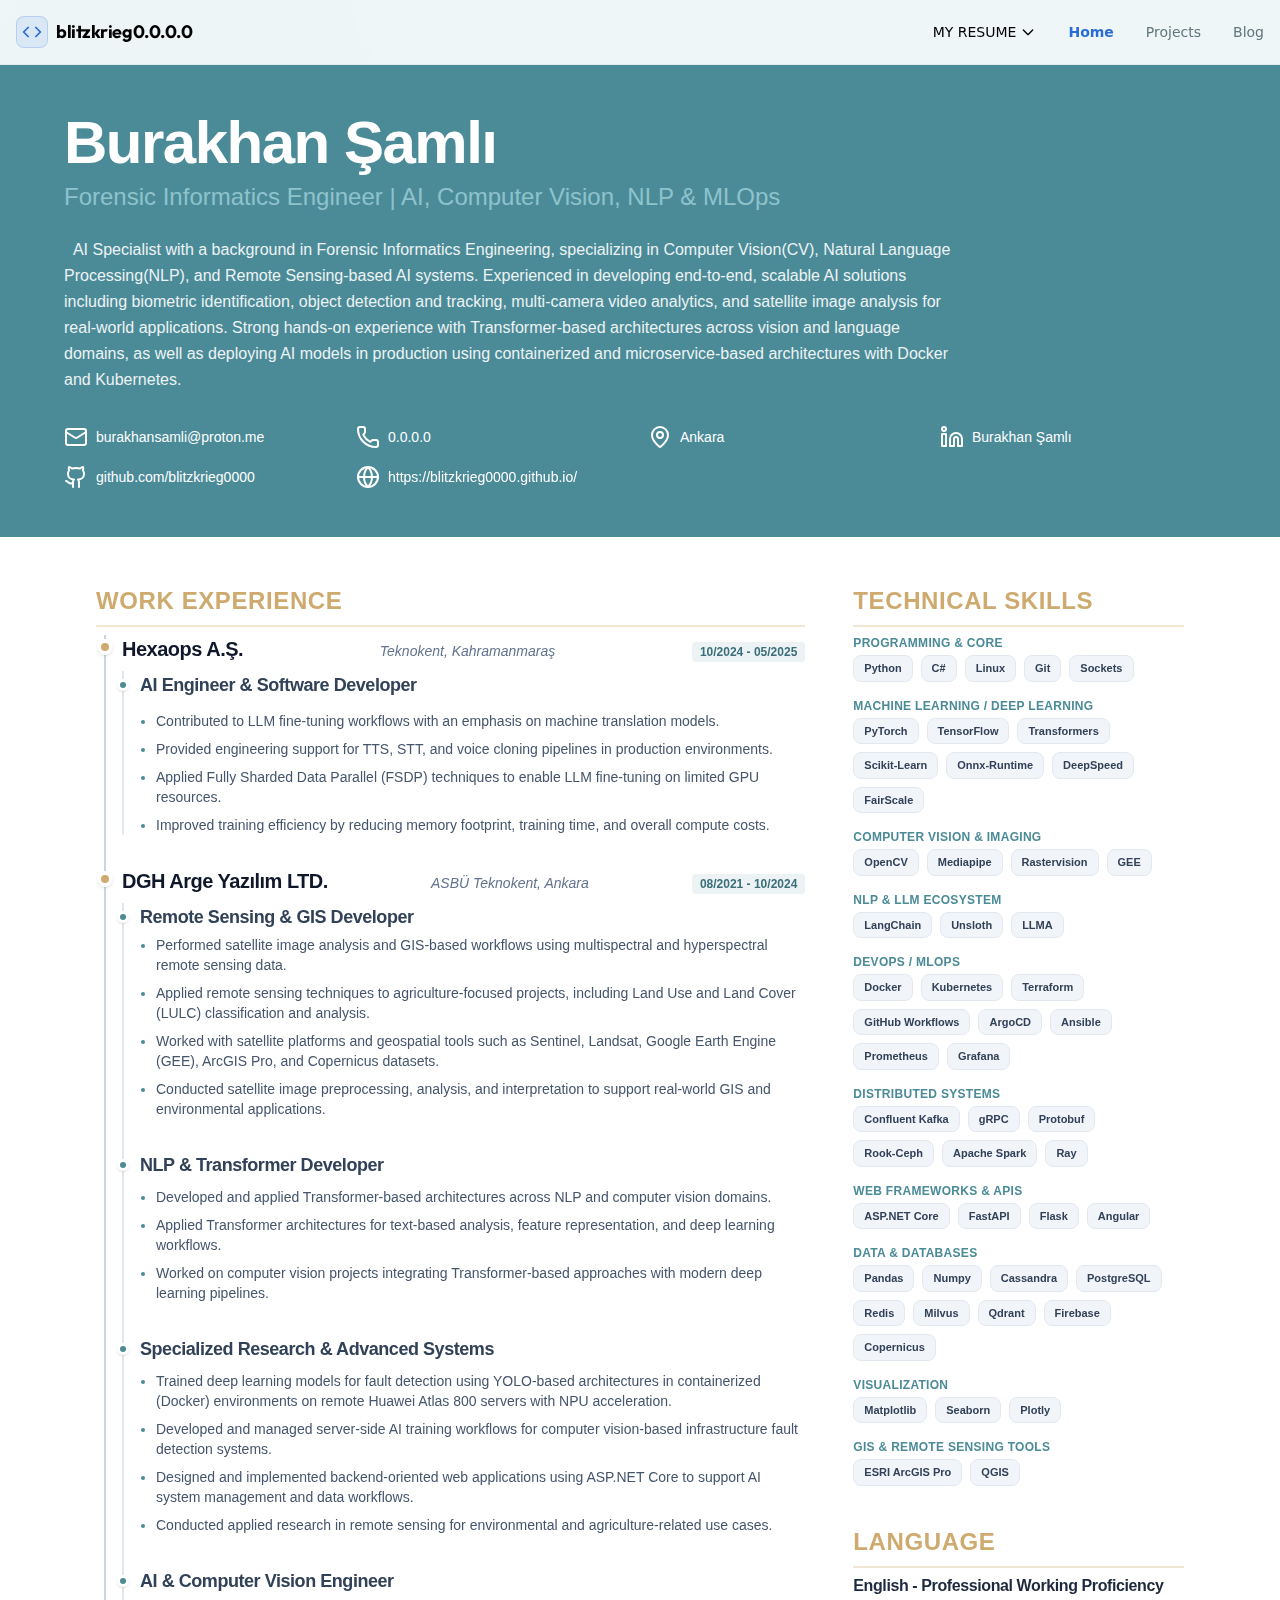
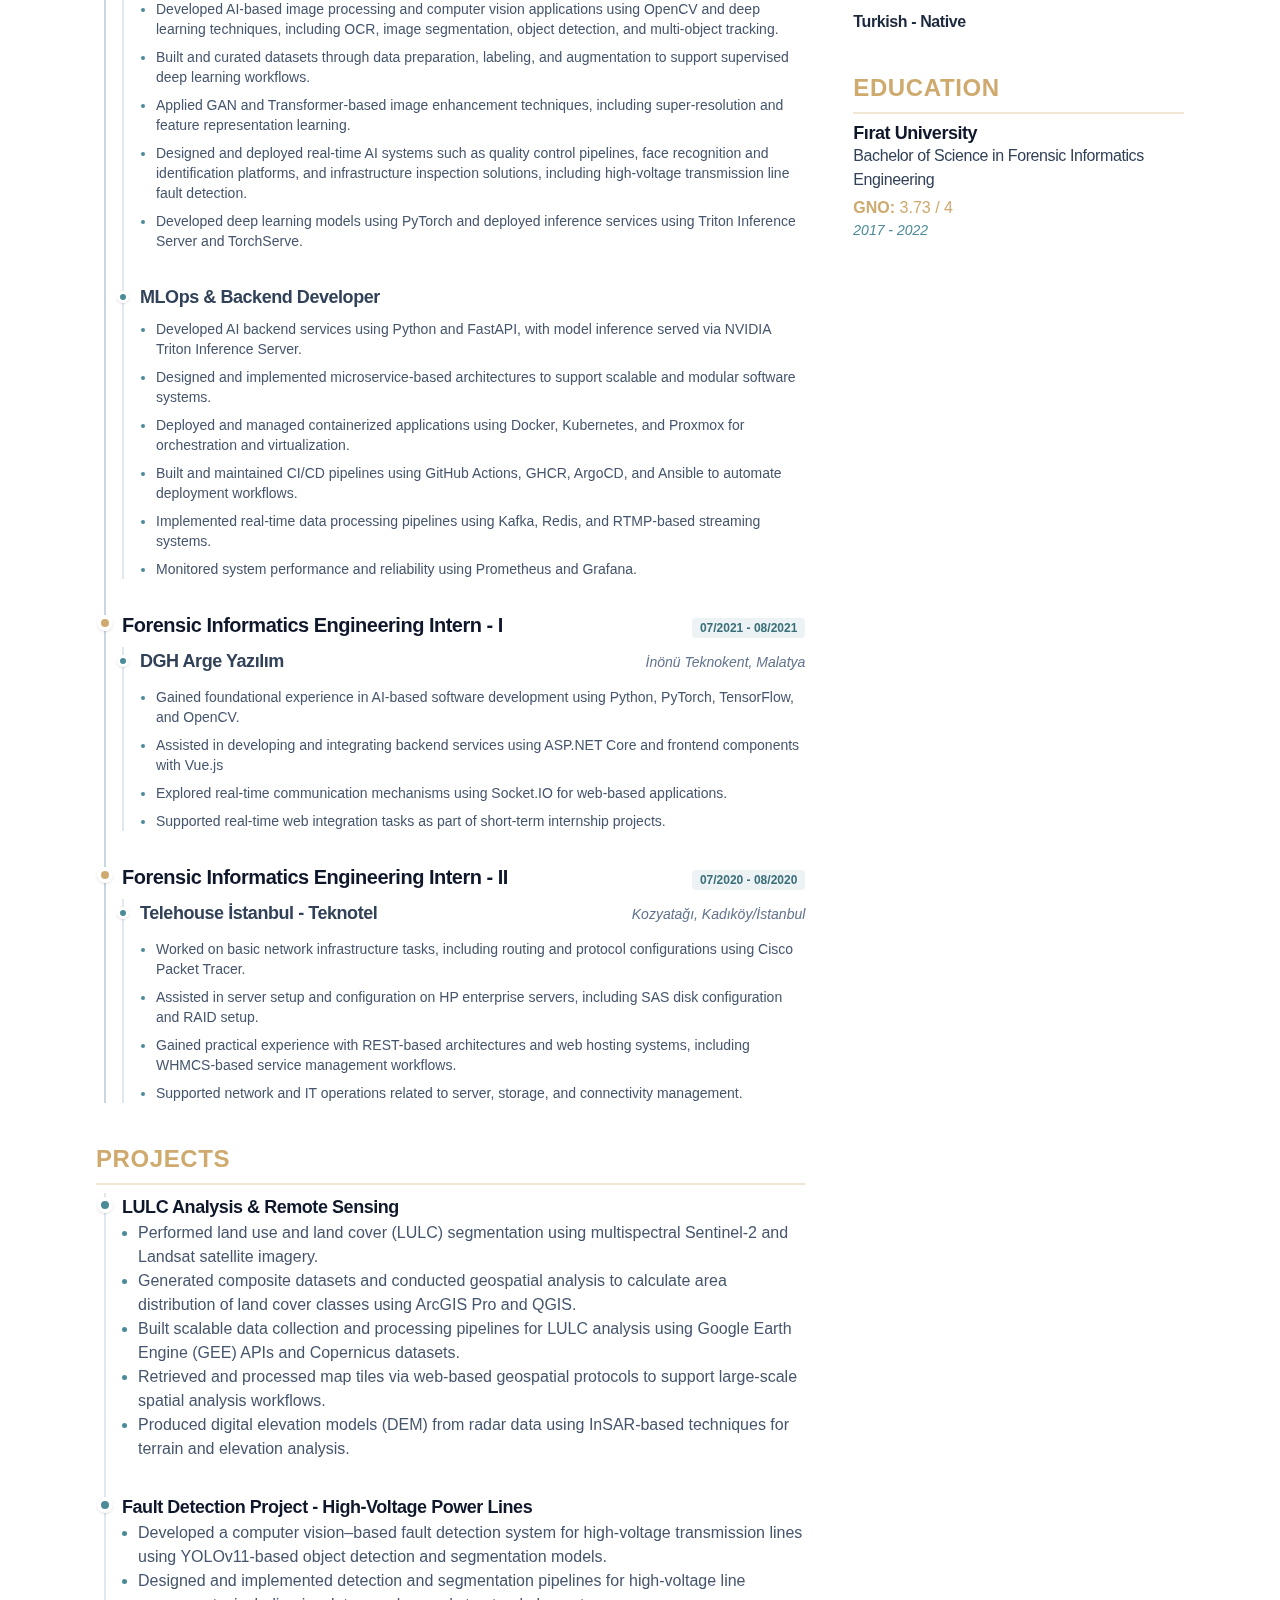
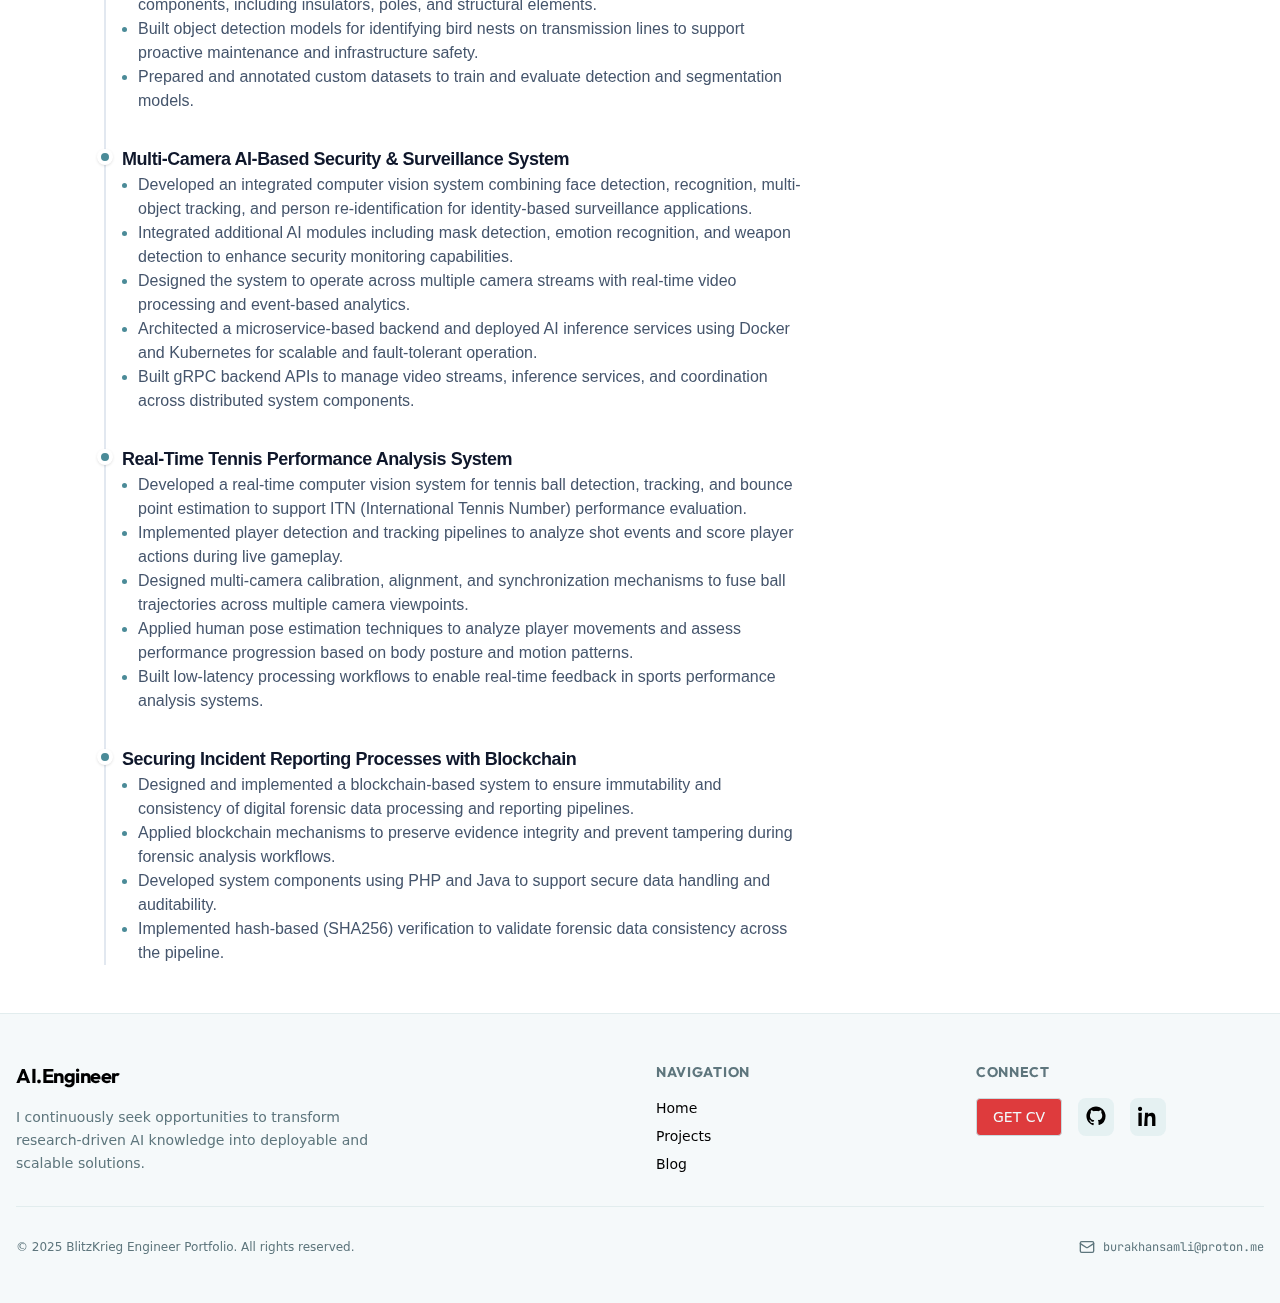
<file: resume/index.html>
<!DOCTYPE html><html lang="en"><head>
  <meta charset="utf-8">
  <title>Burakhan Şamlı</title>
  <base href="https://blitzkrieg0000.github.io/">
  <meta name="viewport" content="width=device-width, initial-scale=1">
  <link rel="icon" type="image/x-icon" href="favicon.ico">
<link rel="stylesheet" href="styles.css"><link rel="preload" href="https://fonts.googleapis.com/css2?family=Outfit:wght@300;400;500;600;700&amp;family=Plus+Jakarta+Sans:wght@400;500;600;700&amp;family=JetBrains+Mono:wght@400;500&amp;display=swap" as="style"><style ng-app-id="ng">

@layer properties;
@layer theme {
  [_ngcontent-ng-c3782020398]:root, 
   [_nghost-ng-c3782020398] {
    --font-sans:
      ui-sans-serif,
      system-ui,
      sans-serif,
      "Apple Color Emoji",
      "Segoe UI Emoji",
      "Segoe UI Symbol",
      "Noto Color Emoji";
    --font-mono:
      ui-monospace,
      SFMono-Regular,
      Menlo,
      Monaco,
      Consolas,
      "Liberation Mono",
      "Courier New",
      monospace;
    --color-red-500: oklch(63.7% 0.237 25.331);
    --color-amber-500: oklch(76.9% 0.188 70.08);
    --color-emerald-500: oklch(69.6% 0.17 162.48);
    --color-blue-500: oklch(62.3% 0.214 259.815);
    --color-purple-400: oklch(71.4% 0.203 305.504);
    --color-purple-500: oklch(62.7% 0.265 303.9);
    --color-slate-100: oklch(96.8% 0.007 247.896);
    --color-slate-200: oklch(92.9% 0.013 255.508);
    --color-slate-300: oklch(86.9% 0.022 252.894);
    --color-slate-500: oklch(55.4% 0.046 257.417);
    --color-slate-600: oklch(44.6% 0.043 257.281);
    --color-slate-700: oklch(37.2% 0.044 257.287);
    --color-slate-800: oklch(27.9% 0.041 260.031);
    --color-slate-900: oklch(20.8% 0.042 265.755);
    --color-gray-50: oklch(98.5% 0.002 247.839);
    --color-gray-600: oklch(44.6% 0.03 256.802);
    --color-gray-900: oklch(21% 0.034 264.665);
    --color-black: #000;
    --color-white: #fff;
    --spacing: 0.25rem;
    --container-sm: 24rem;
    --container-md: 28rem;
    --container-lg: 32rem;
    --container-2xl: 42rem;
    --container-3xl: 48rem;
    --container-4xl: 56rem;
    --container-6xl: 72rem;
    --text-xs: 0.75rem;
    --text-xs--line-height: calc(1 / 0.75);
    --text-sm: 0.875rem;
    --text-sm--line-height: calc(1.25 / 0.875);
    --text-base: 1rem;
    --text-base--line-height: calc(1.5 / 1);
    --text-lg: 1.125rem;
    --text-lg--line-height: calc(1.75 / 1.125);
    --text-xl: 1.25rem;
    --text-xl--line-height: calc(1.75 / 1.25);
    --text-2xl: 1.5rem;
    --text-2xl--line-height: calc(2 / 1.5);
    --text-4xl: 2.25rem;
    --text-4xl--line-height: calc(2.5 / 2.25);
    --text-5xl: 3rem;
    --text-5xl--line-height: 1;
    --text-6xl: 3.75rem;
    --text-6xl--line-height: 1;
    --text-7xl: 4.5rem;
    --text-7xl--line-height: 1;
    --font-weight-light: 300;
    --font-weight-normal: 400;
    --font-weight-medium: 500;
    --font-weight-semibold: 600;
    --font-weight-bold: 700;
    --font-weight-black: 900;
    --tracking-tight: -0.025em;
    --tracking-wide: 0.025em;
    --tracking-wider: 0.05em;
    --tracking-widest: 0.1em;
    --leading-tight: 1.25;
    --leading-relaxed: 1.625;
    --radius-2xl: 1rem;
    --radius-3xl: 1.5rem;
    --ease-out: cubic-bezier(0, 0, 0.2, 1);
    --animate-spin: spin 1s linear infinite;
    --animate-ping: ping 1s cubic-bezier(0, 0, 0.2, 1) infinite;
    --animate-pulse: pulse 2s cubic-bezier(0.4, 0, 0.6, 1) infinite;
    --blur-sm: 8px;
    --blur-xl: 24px;
    --blur-2xl: 40px;
    --aspect-video: 16 / 9;
    --default-transition-duration: 150ms;
    --default-transition-timing-function: cubic-bezier(0.4, 0, 0.2, 1);
    --default-font-family: var(--font-sans);
    --default-mono-font-family: var(--font-mono);
  }
}
@layer base {
  *[_ngcontent-ng-c3782020398], 
   [_ngcontent-ng-c3782020398]::after, 
   [_ngcontent-ng-c3782020398]::before, 
   [_ngcontent-ng-c3782020398]::backdrop, 
   [_ngcontent-ng-c3782020398]::file-selector-button {
    box-sizing: border-box;
    margin: 0;
    padding: 0;
    border: 0 solid;
  }
  html[_ngcontent-ng-c3782020398], 
   [_nghost-ng-c3782020398] {
    line-height: 1.5;
    -webkit-text-size-adjust: 100%;
    tab-size: 4;
    font-family: var(--default-font-family, ui-sans-serif, system-ui, sans-serif, "Apple Color Emoji", "Segoe UI Emoji", "Segoe UI Symbol", "Noto Color Emoji");
    font-feature-settings: var(--default-font-feature-settings, normal);
    font-variation-settings: var(--default-font-variation-settings, normal);
    -webkit-tap-highlight-color: transparent;
  }
  hr[_ngcontent-ng-c3782020398] {
    height: 0;
    color: inherit;
    border-top-width: 1px;
  }
  abbr[_ngcontent-ng-c3782020398]:where([title]) {
    -webkit-text-decoration: underline dotted;
    text-decoration: underline dotted;
  }
  h1[_ngcontent-ng-c3782020398], 
   h2[_ngcontent-ng-c3782020398], 
   h3[_ngcontent-ng-c3782020398], 
   h4[_ngcontent-ng-c3782020398], 
   h5[_ngcontent-ng-c3782020398], 
   h6[_ngcontent-ng-c3782020398] {
    font-size: inherit;
    font-weight: inherit;
  }
  a[_ngcontent-ng-c3782020398] {
    color: inherit;
    -webkit-text-decoration: inherit;
    text-decoration: inherit;
  }
  b[_ngcontent-ng-c3782020398], 
   strong[_ngcontent-ng-c3782020398] {
    font-weight: bolder;
  }
  code[_ngcontent-ng-c3782020398], 
   kbd[_ngcontent-ng-c3782020398], 
   samp[_ngcontent-ng-c3782020398], 
   pre[_ngcontent-ng-c3782020398] {
    font-family: var(--default-mono-font-family, ui-monospace, SFMono-Regular, Menlo, Monaco, Consolas, "Liberation Mono", "Courier New", monospace);
    font-feature-settings: var(--default-mono-font-feature-settings, normal);
    font-variation-settings: var(--default-mono-font-variation-settings, normal);
    font-size: 1em;
  }
  small[_ngcontent-ng-c3782020398] {
    font-size: 80%;
  }
  sub[_ngcontent-ng-c3782020398], 
   sup[_ngcontent-ng-c3782020398] {
    font-size: 75%;
    line-height: 0;
    position: relative;
    vertical-align: baseline;
  }
  sub[_ngcontent-ng-c3782020398] {
    bottom: -0.25em;
  }
  sup[_ngcontent-ng-c3782020398] {
    top: -0.5em;
  }
  table[_ngcontent-ng-c3782020398] {
    text-indent: 0;
    border-color: inherit;
    border-collapse: collapse;
  }
  [_ngcontent-ng-c3782020398]:-moz-focusring {
    outline: auto;
  }
  progress[_ngcontent-ng-c3782020398] {
    vertical-align: baseline;
  }
  summary[_ngcontent-ng-c3782020398] {
    display: list-item;
  }
  ol[_ngcontent-ng-c3782020398], 
   ul[_ngcontent-ng-c3782020398], 
   menu[_ngcontent-ng-c3782020398] {
    list-style: none;
  }
  img[_ngcontent-ng-c3782020398], 
   svg[_ngcontent-ng-c3782020398], 
   video[_ngcontent-ng-c3782020398], 
   canvas[_ngcontent-ng-c3782020398], 
   audio[_ngcontent-ng-c3782020398], 
   iframe[_ngcontent-ng-c3782020398], 
   embed[_ngcontent-ng-c3782020398], 
   object[_ngcontent-ng-c3782020398] {
    display: block;
    vertical-align: middle;
  }
  img[_ngcontent-ng-c3782020398], 
   video[_ngcontent-ng-c3782020398] {
    max-width: 100%;
    height: auto;
  }
  button[_ngcontent-ng-c3782020398], 
   input[_ngcontent-ng-c3782020398], 
   select[_ngcontent-ng-c3782020398], 
   optgroup[_ngcontent-ng-c3782020398], 
   textarea[_ngcontent-ng-c3782020398], 
   [_ngcontent-ng-c3782020398]::file-selector-button {
    font: inherit;
    font-feature-settings: inherit;
    font-variation-settings: inherit;
    letter-spacing: inherit;
    color: inherit;
    border-radius: 0;
    background-color: transparent;
    opacity: 1;
  }
  :where(select[_ngcontent-ng-c3782020398]:is([multiple], [size]))   optgroup[_ngcontent-ng-c3782020398] {
    font-weight: bolder;
  }
  :where(select[_ngcontent-ng-c3782020398]:is([multiple], [size]))   optgroup[_ngcontent-ng-c3782020398]   option[_ngcontent-ng-c3782020398] {
    padding-inline-start: 20px;
  }
  [_ngcontent-ng-c3782020398]::file-selector-button {
    margin-inline-end: 4px;
  }
  [_ngcontent-ng-c3782020398]::placeholder {
    opacity: 1;
  }
  @supports (not (-webkit-appearance: -apple-pay-button)) or (contain-intrinsic-size: 1px) {
    [_ngcontent-ng-c3782020398]::placeholder {
      color: currentcolor;
    }
    @supports (color: color-mix(in lab, red, red)) {
      [_ngcontent-ng-c3782020398]::placeholder {
        color: color-mix(in oklab, currentcolor 50%, transparent);
      }
    }
  }
  textarea[_ngcontent-ng-c3782020398] {
    resize: vertical;
  }
  [_ngcontent-ng-c3782020398]::-webkit-search-decoration {
    -webkit-appearance: none;
  }
  [_ngcontent-ng-c3782020398]::-webkit-date-and-time-value {
    min-height: 1lh;
    text-align: inherit;
  }
  [_ngcontent-ng-c3782020398]::-webkit-datetime-edit {
    display: inline-flex;
  }
  [_ngcontent-ng-c3782020398]::-webkit-datetime-edit-fields-wrapper {
    padding: 0;
  }
  [_ngcontent-ng-c3782020398]::-webkit-datetime-edit, 
   [_ngcontent-ng-c3782020398]::-webkit-datetime-edit-year-field, 
   [_ngcontent-ng-c3782020398]::-webkit-datetime-edit-month-field, 
   [_ngcontent-ng-c3782020398]::-webkit-datetime-edit-day-field, 
   [_ngcontent-ng-c3782020398]::-webkit-datetime-edit-hour-field, 
   [_ngcontent-ng-c3782020398]::-webkit-datetime-edit-minute-field, 
   [_ngcontent-ng-c3782020398]::-webkit-datetime-edit-second-field, 
   [_ngcontent-ng-c3782020398]::-webkit-datetime-edit-millisecond-field, 
   [_ngcontent-ng-c3782020398]::-webkit-datetime-edit-meridiem-field {
    padding-block: 0;
  }
  [_ngcontent-ng-c3782020398]::-webkit-calendar-picker-indicator {
    line-height: 1;
  }
  [_ngcontent-ng-c3782020398]:-moz-ui-invalid {
    box-shadow: none;
  }
  button[_ngcontent-ng-c3782020398], 
   input[_ngcontent-ng-c3782020398]:where([type=button], [type=reset], [type=submit]), 
   [_ngcontent-ng-c3782020398]::file-selector-button {
    appearance: button;
  }
  [_ngcontent-ng-c3782020398]::-webkit-inner-spin-button, 
   [_ngcontent-ng-c3782020398]::-webkit-outer-spin-button {
    height: auto;
  }
  [hidden][_ngcontent-ng-c3782020398]:where(:not([hidden=until-found])) {
    display: none !important;
  }
}
.pointer-events-auto[_ngcontent-ng-c3782020398] {
  pointer-events: auto;
}
.pointer-events-none[_ngcontent-ng-c3782020398] {
  pointer-events: none;
}
.invisible[_ngcontent-ng-c3782020398] {
  visibility: hidden;
}
.visible[_ngcontent-ng-c3782020398] {
  visibility: visible;
}
.absolute[_ngcontent-ng-c3782020398] {
  position: absolute;
}
.fixed[_ngcontent-ng-c3782020398] {
  position: fixed;
}
.relative[_ngcontent-ng-c3782020398] {
  position: relative;
}
.static[_ngcontent-ng-c3782020398] {
  position: static;
}
.sticky[_ngcontent-ng-c3782020398] {
  position: sticky;
}
.inset-0[_ngcontent-ng-c3782020398] {
  inset: calc(var(--spacing) * 0);
}
.-top-\__ph-0__[_ngcontent-ng-c3782020398] {
  top: calc(10% * -1);
}
.top-0[_ngcontent-ng-c3782020398] {
  top: calc(var(--spacing) * 0);
}
.top-1[_ngcontent-ng-c3782020398] {
  top: calc(var(--spacing) * 1);
}
.top-1\/2[_ngcontent-ng-c3782020398] {
  top: calc(1/2 * 100%);
}
.top-2[_ngcontent-ng-c3782020398] {
  top: calc(var(--spacing) * 2);
}
.top-24[_ngcontent-ng-c3782020398] {
  top: calc(var(--spacing) * 24);
}
.-right-\__ph-0__[_ngcontent-ng-c3782020398] {
  right: calc(5% * -1);
}
.right-0[_ngcontent-ng-c3782020398] {
  right: calc(var(--spacing) * 0);
}
.right-2[_ngcontent-ng-c3782020398] {
  right: calc(var(--spacing) * 2);
}
.right-8[_ngcontent-ng-c3782020398] {
  right: calc(var(--spacing) * 8);
}
.bottom-2[_ngcontent-ng-c3782020398] {
  bottom: calc(var(--spacing) * 2);
}
.bottom-\__ph-0__[_ngcontent-ng-c3782020398] {
  bottom: -10%;
}
.bottom-\__ph-0__[_ngcontent-ng-c3782020398] {
  bottom: 10%;
}
.-left-\__ph-0__[_ngcontent-ng-c3782020398] {
  left: calc(5% * -1);
}
.-left-\__ph-0__[_ngcontent-ng-c3782020398] {
  left: calc(23px * -1);
}
.-left-\__ph-0__[_ngcontent-ng-c3782020398] {
  left: calc(25px * -1);
}
.left-0[_ngcontent-ng-c3782020398] {
  left: calc(var(--spacing) * 0);
}
.left-2[_ngcontent-ng-c3782020398] {
  left: calc(var(--spacing) * 2);
}
.left-4[_ngcontent-ng-c3782020398] {
  left: calc(var(--spacing) * 4);
}
.left-8[_ngcontent-ng-c3782020398] {
  left: calc(var(--spacing) * 8);
}
.-z-10[_ngcontent-ng-c3782020398] {
  z-index: calc(10 * -1);
}
.z-0[_ngcontent-ng-c3782020398] {
  z-index: 0;
}
.z-10[_ngcontent-ng-c3782020398] {
  z-index: 10;
}
.z-20[_ngcontent-ng-c3782020398] {
  z-index: 20;
}
.z-50[_ngcontent-ng-c3782020398] {
  z-index: 50;
}
.z-\__ph-0__[_ngcontent-ng-c3782020398] {
  z-index: 100;
}
.col-span-full[_ngcontent-ng-c3782020398] {
  grid-column: 1 / -1;
}
.container[_ngcontent-ng-c3782020398] {
  width: 100%;
}
@media (width >= 40rem) {
  .container[_ngcontent-ng-c3782020398] {
    max-width: 40rem;
  }
}
@media (width >= 48rem) {
  .container[_ngcontent-ng-c3782020398] {
    max-width: 48rem;
  }
}
@media (width >= 64rem) {
  .container[_ngcontent-ng-c3782020398] {
    max-width: 64rem;
  }
}
@media (width >= 80rem) {
  .container[_ngcontent-ng-c3782020398] {
    max-width: 80rem;
  }
}
@media (width >= 96rem) {
  .container[_ngcontent-ng-c3782020398] {
    max-width: 96rem;
  }
}
.mx-4[_ngcontent-ng-c3782020398] {
  margin-inline: calc(var(--spacing) * 4);
}
.mx-auto[_ngcontent-ng-c3782020398] {
  margin-inline: auto;
}
.mt-0[_ngcontent-ng-c3782020398] {
  margin-top: calc(var(--spacing) * 0);
}
.mt-1[_ngcontent-ng-c3782020398] {
  margin-top: calc(var(--spacing) * 1);
}
.mt-1\.5[_ngcontent-ng-c3782020398] {
  margin-top: calc(var(--spacing) * 1.5);
}
.mt-2[_ngcontent-ng-c3782020398] {
  margin-top: calc(var(--spacing) * 2);
}
.mt-4[_ngcontent-ng-c3782020398] {
  margin-top: calc(var(--spacing) * 4);
}
.mt-6[_ngcontent-ng-c3782020398] {
  margin-top: calc(var(--spacing) * 6);
}
.mt-12[_ngcontent-ng-c3782020398] {
  margin-top: calc(var(--spacing) * 12);
}
.mt-auto[_ngcontent-ng-c3782020398] {
  margin-top: auto;
}
.mb-0[_ngcontent-ng-c3782020398] {
  margin-bottom: calc(var(--spacing) * 0);
}
.mb-1[_ngcontent-ng-c3782020398] {
  margin-bottom: calc(var(--spacing) * 1);
}
.mb-2[_ngcontent-ng-c3782020398] {
  margin-bottom: calc(var(--spacing) * 2);
}
.mb-3[_ngcontent-ng-c3782020398] {
  margin-bottom: calc(var(--spacing) * 3);
}
.mb-4[_ngcontent-ng-c3782020398] {
  margin-bottom: calc(var(--spacing) * 4);
}
.mb-6[_ngcontent-ng-c3782020398] {
  margin-bottom: calc(var(--spacing) * 6);
}
.mb-8[_ngcontent-ng-c3782020398] {
  margin-bottom: calc(var(--spacing) * 8);
}
.mb-10[_ngcontent-ng-c3782020398] {
  margin-bottom: calc(var(--spacing) * 10);
}
.mb-12[_ngcontent-ng-c3782020398] {
  margin-bottom: calc(var(--spacing) * 12);
}
.mb-16[_ngcontent-ng-c3782020398] {
  margin-bottom: calc(var(--spacing) * 16);
}
.ml-0[_ngcontent-ng-c3782020398] {
  margin-left: calc(var(--spacing) * 0);
}
.ml-2[_ngcontent-ng-c3782020398] {
  margin-left: calc(var(--spacing) * 2);
}
.ml-4[_ngcontent-ng-c3782020398] {
  margin-left: calc(var(--spacing) * 4);
}
.line-clamp-3[_ngcontent-ng-c3782020398] {
  overflow: hidden;
  display: -webkit-box;
  -webkit-box-orient: vertical;
  -webkit-line-clamp: 3;
}
.block[_ngcontent-ng-c3782020398] {
  display: block;
}
.flex[_ngcontent-ng-c3782020398] {
  display: flex;
}
.grid[_ngcontent-ng-c3782020398] {
  display: grid;
}
.hidden[_ngcontent-ng-c3782020398] {
  display: none;
}
.inline-flex[_ngcontent-ng-c3782020398] {
  display: inline-flex;
}
.aspect-video[_ngcontent-ng-c3782020398] {
  aspect-ratio: var(--aspect-video);
}
.size-4[_ngcontent-ng-c3782020398] {
  width: calc(var(--spacing) * 4);
  height: calc(var(--spacing) * 4);
}
.size-8[_ngcontent-ng-c3782020398] {
  width: calc(var(--spacing) * 8);
  height: calc(var(--spacing) * 8);
}
.size-9[_ngcontent-ng-c3782020398] {
  width: calc(var(--spacing) * 9);
  height: calc(var(--spacing) * 9);
}
.size-10[_ngcontent-ng-c3782020398] {
  width: calc(var(--spacing) * 10);
  height: calc(var(--spacing) * 10);
}
.size-48[_ngcontent-ng-c3782020398] {
  width: calc(var(--spacing) * 48);
  height: calc(var(--spacing) * 48);
}
.size-72[_ngcontent-ng-c3782020398] {
  width: calc(var(--spacing) * 72);
  height: calc(var(--spacing) * 72);
}
.size-\__ph-0__[_ngcontent-ng-c3782020398] {
  width: 500px;
  height: 500px;
}
.size-\__ph-0__[_ngcontent-ng-c3782020398] {
  width: 600px;
  height: 600px;
}
.h-1[_ngcontent-ng-c3782020398] {
  height: calc(var(--spacing) * 1);
}
.h-1\.5[_ngcontent-ng-c3782020398] {
  height: calc(var(--spacing) * 1.5);
}
.h-2[_ngcontent-ng-c3782020398] {
  height: calc(var(--spacing) * 2);
}
.h-3[_ngcontent-ng-c3782020398] {
  height: calc(var(--spacing) * 3);
}
.h-4[_ngcontent-ng-c3782020398] {
  height: calc(var(--spacing) * 4);
}
.h-5[_ngcontent-ng-c3782020398] {
  height: calc(var(--spacing) * 5);
}
.h-6[_ngcontent-ng-c3782020398] {
  height: calc(var(--spacing) * 6);
}
.h-8[_ngcontent-ng-c3782020398] {
  height: calc(var(--spacing) * 8);
}
.h-9[_ngcontent-ng-c3782020398] {
  height: calc(var(--spacing) * 9);
}
.h-10[_ngcontent-ng-c3782020398] {
  height: calc(var(--spacing) * 10);
}
.h-16[_ngcontent-ng-c3782020398] {
  height: calc(var(--spacing) * 16);
}
.h-96[_ngcontent-ng-c3782020398] {
  height: calc(var(--spacing) * 96);
}
.h-\__ph-0__[_ngcontent-ng-c3782020398] {
  height: 1px;
}
.h-\__ph-0__[_ngcontent-ng-c3782020398] {
  height: 500px;
}
.h-auto[_ngcontent-ng-c3782020398] {
  height: auto;
}
.h-full[_ngcontent-ng-c3782020398] {
  height: 100%;
}
.h-px[_ngcontent-ng-c3782020398] {
  height: 1px;
}
.max-h-\__ph-0__[_ngcontent-ng-c3782020398] {
  max-height: 600px;
}
.max-h-screen[_ngcontent-ng-c3782020398] {
  max-height: 100vh;
}
.min-h-8[_ngcontent-ng-c3782020398] {
  min-height: calc(var(--spacing) * 8);
}
.min-h-9[_ngcontent-ng-c3782020398] {
  min-height: calc(var(--spacing) * 9);
}
.min-h-10[_ngcontent-ng-c3782020398] {
  min-height: calc(var(--spacing) * 10);
}
.min-h-\__ph-0__[_ngcontent-ng-c3782020398] {
  min-height: 90vh;
}
.min-h-screen[_ngcontent-ng-c3782020398] {
  min-height: 100vh;
}
.w-2[_ngcontent-ng-c3782020398] {
  width: calc(var(--spacing) * 2);
}
.w-3[_ngcontent-ng-c3782020398] {
  width: calc(var(--spacing) * 3);
}
.w-4[_ngcontent-ng-c3782020398] {
  width: calc(var(--spacing) * 4);
}
.w-5[_ngcontent-ng-c3782020398] {
  width: calc(var(--spacing) * 5);
}
.w-6[_ngcontent-ng-c3782020398] {
  width: calc(var(--spacing) * 6);
}
.w-8[_ngcontent-ng-c3782020398] {
  width: calc(var(--spacing) * 8);
}
.w-9[_ngcontent-ng-c3782020398] {
  width: calc(var(--spacing) * 9);
}
.w-10[_ngcontent-ng-c3782020398] {
  width: calc(var(--spacing) * 10);
}
.w-56[_ngcontent-ng-c3782020398] {
  width: calc(var(--spacing) * 56);
}
.w-\__ph-0__[_ngcontent-ng-c3782020398] {
  width: 500px;
}
.w-auto[_ngcontent-ng-c3782020398] {
  width: auto;
}
.w-full[_ngcontent-ng-c3782020398] {
  width: 100%;
}
.max-w-2xl[_ngcontent-ng-c3782020398] {
  max-width: var(--container-2xl);
}
.max-w-3xl[_ngcontent-ng-c3782020398] {
  max-width: var(--container-3xl);
}
.max-w-4xl[_ngcontent-ng-c3782020398] {
  max-width: var(--container-4xl);
}
.max-w-6xl[_ngcontent-ng-c3782020398] {
  max-width: var(--container-6xl);
}
.max-w-full[_ngcontent-ng-c3782020398] {
  max-width: 100%;
}
.max-w-lg[_ngcontent-ng-c3782020398] {
  max-width: var(--container-lg);
}
.max-w-md[_ngcontent-ng-c3782020398] {
  max-width: var(--container-md);
}
.max-w-none[_ngcontent-ng-c3782020398] {
  max-width: none;
}
.max-w-sm[_ngcontent-ng-c3782020398] {
  max-width: var(--container-sm);
}
.flex-1[_ngcontent-ng-c3782020398] {
  flex: 1;
}
.flex-shrink-0[_ngcontent-ng-c3782020398] {
  flex-shrink: 0;
}
.shrink-0[_ngcontent-ng-c3782020398] {
  flex-shrink: 0;
}
.flex-grow[_ngcontent-ng-c3782020398] {
  flex-grow: 1;
}
.-translate-y-1\/2[_ngcontent-ng-c3782020398] {
  --tw-translate-y: calc(calc(1/2 * 100%) * -1);
  translate: var(--tw-translate-x) var(--tw-translate-y);
}
.scale-110[_ngcontent-ng-c3782020398] {
  --tw-scale-x: 110%;
  --tw-scale-y: 110%;
  --tw-scale-z: 110%;
  scale: var(--tw-scale-x) var(--tw-scale-y);
}
.scale-x-0[_ngcontent-ng-c3782020398] {
  --tw-scale-x: 0%;
  scale: var(--tw-scale-x) var(--tw-scale-y);
}
.rotate-180[_ngcontent-ng-c3782020398] {
  rotate: 180deg;
}
.transform[_ngcontent-ng-c3782020398] {
  transform: var(--tw-rotate-x,) var(--tw-rotate-y,) var(--tw-rotate-z,) var(--tw-skew-x,) var(--tw-skew-y,);
}
.animate-ping[_ngcontent-ng-c3782020398] {
  animation: var(--animate-ping);
}
.animate-pulse[_ngcontent-ng-c3782020398] {
  animation: var(--animate-pulse);
}
.animate-spin[_ngcontent-ng-c3782020398] {
  animation: var(--animate-spin);
}
.cursor-pointer[_ngcontent-ng-c3782020398] {
  cursor: pointer;
}
.list-outside[_ngcontent-ng-c3782020398] {
  list-style-position: outside;
}
.list-disc[_ngcontent-ng-c3782020398] {
  list-style-type: disc;
}
.grid-cols-1[_ngcontent-ng-c3782020398] {
  grid-template-columns: repeat(1, minmax(0, 1fr));
}
.flex-col[_ngcontent-ng-c3782020398] {
  flex-direction: column;
}
.flex-col-reverse[_ngcontent-ng-c3782020398] {
  flex-direction: column-reverse;
}
.flex-wrap[_ngcontent-ng-c3782020398] {
  flex-wrap: wrap;
}
.items-baseline[_ngcontent-ng-c3782020398] {
  align-items: baseline;
}
.items-center[_ngcontent-ng-c3782020398] {
  align-items: center;
}
.items-end[_ngcontent-ng-c3782020398] {
  align-items: flex-end;
}
.items-start[_ngcontent-ng-c3782020398] {
  align-items: flex-start;
}
.justify-between[_ngcontent-ng-c3782020398] {
  justify-content: space-between;
}
.justify-center[_ngcontent-ng-c3782020398] {
  justify-content: center;
}
.gap-1[_ngcontent-ng-c3782020398] {
  gap: calc(var(--spacing) * 1);
}
.gap-1\.5[_ngcontent-ng-c3782020398] {
  gap: calc(var(--spacing) * 1.5);
}
.gap-2[_ngcontent-ng-c3782020398] {
  gap: calc(var(--spacing) * 2);
}
.gap-3[_ngcontent-ng-c3782020398] {
  gap: calc(var(--spacing) * 3);
}
.gap-4[_ngcontent-ng-c3782020398] {
  gap: calc(var(--spacing) * 4);
}
.gap-6[_ngcontent-ng-c3782020398] {
  gap: calc(var(--spacing) * 6);
}
.gap-8[_ngcontent-ng-c3782020398] {
  gap: calc(var(--spacing) * 8);
}
.gap-12[_ngcontent-ng-c3782020398] {
  gap: calc(var(--spacing) * 12);
}
.gap-16[_ngcontent-ng-c3782020398] {
  gap: calc(var(--spacing) * 16);
}
:where(.space-y-1[_ngcontent-ng-c3782020398]    > [_ngcontent-ng-c3782020398]:not(:last-child)) {
  --tw-space-y-reverse: 0;
  margin-block-start: calc(calc(var(--spacing) * 1) * var(--tw-space-y-reverse));
  margin-block-end: calc(calc(var(--spacing) * 1) * calc(1 - var(--tw-space-y-reverse)));
}
:where(.space-y-1\.5[_ngcontent-ng-c3782020398]    > [_ngcontent-ng-c3782020398]:not(:last-child)) {
  --tw-space-y-reverse: 0;
  margin-block-start: calc(calc(var(--spacing) * 1.5) * var(--tw-space-y-reverse));
  margin-block-end: calc(calc(var(--spacing) * 1.5) * calc(1 - var(--tw-space-y-reverse)));
}
:where(.space-y-2[_ngcontent-ng-c3782020398]    > [_ngcontent-ng-c3782020398]:not(:last-child)) {
  --tw-space-y-reverse: 0;
  margin-block-start: calc(calc(var(--spacing) * 2) * var(--tw-space-y-reverse));
  margin-block-end: calc(calc(var(--spacing) * 2) * calc(1 - var(--tw-space-y-reverse)));
}
:where(.space-y-4[_ngcontent-ng-c3782020398]    > [_ngcontent-ng-c3782020398]:not(:last-child)) {
  --tw-space-y-reverse: 0;
  margin-block-start: calc(calc(var(--spacing) * 4) * var(--tw-space-y-reverse));
  margin-block-end: calc(calc(var(--spacing) * 4) * calc(1 - var(--tw-space-y-reverse)));
}
:where(.space-y-6[_ngcontent-ng-c3782020398]    > [_ngcontent-ng-c3782020398]:not(:last-child)) {
  --tw-space-y-reverse: 0;
  margin-block-start: calc(calc(var(--spacing) * 6) * var(--tw-space-y-reverse));
  margin-block-end: calc(calc(var(--spacing) * 6) * calc(1 - var(--tw-space-y-reverse)));
}
:where(.space-y-8[_ngcontent-ng-c3782020398]    > [_ngcontent-ng-c3782020398]:not(:last-child)) {
  --tw-space-y-reverse: 0;
  margin-block-start: calc(calc(var(--spacing) * 8) * var(--tw-space-y-reverse));
  margin-block-end: calc(calc(var(--spacing) * 8) * calc(1 - var(--tw-space-y-reverse)));
}
:where(.space-y-10[_ngcontent-ng-c3782020398]    > [_ngcontent-ng-c3782020398]:not(:last-child)) {
  --tw-space-y-reverse: 0;
  margin-block-start: calc(calc(var(--spacing) * 10) * var(--tw-space-y-reverse));
  margin-block-end: calc(calc(var(--spacing) * 10) * calc(1 - var(--tw-space-y-reverse)));
}
:where(.space-y-12[_ngcontent-ng-c3782020398]    > [_ngcontent-ng-c3782020398]:not(:last-child)) {
  --tw-space-y-reverse: 0;
  margin-block-start: calc(calc(var(--spacing) * 12) * var(--tw-space-y-reverse));
  margin-block-end: calc(calc(var(--spacing) * 12) * calc(1 - var(--tw-space-y-reverse)));
}
:where(.space-y-14[_ngcontent-ng-c3782020398]    > [_ngcontent-ng-c3782020398]:not(:last-child)) {
  --tw-space-y-reverse: 0;
  margin-block-start: calc(calc(var(--spacing) * 14) * var(--tw-space-y-reverse));
  margin-block-end: calc(calc(var(--spacing) * 14) * calc(1 - var(--tw-space-y-reverse)));
}
:where(.space-x-4[_ngcontent-ng-c3782020398]    > [_ngcontent-ng-c3782020398]:not(:last-child)) {
  --tw-space-x-reverse: 0;
  margin-inline-start: calc(calc(var(--spacing) * 4) * var(--tw-space-x-reverse));
  margin-inline-end: calc(calc(var(--spacing) * 4) * calc(1 - var(--tw-space-x-reverse)));
}
.overflow-hidden[_ngcontent-ng-c3782020398] {
  overflow: hidden;
}
.rounded[_ngcontent-ng-c3782020398] {
  border-radius: 0.25rem;
}
.rounded-2xl[_ngcontent-ng-c3782020398] {
  border-radius: var(--radius-2xl);
}
.rounded-3xl[_ngcontent-ng-c3782020398] {
  border-radius: var(--radius-3xl);
}
.rounded-full[_ngcontent-ng-c3782020398] {
  border-radius: calc(infinity * 1px);
}
.rounded-lg[_ngcontent-ng-c3782020398] {
  border-radius: var(--resume-radius);
}
.rounded-md[_ngcontent-ng-c3782020398] {
  border-radius: calc(var(--resume-radius) - 2px);
}
.rounded-sm[_ngcontent-ng-c3782020398] {
  border-radius: calc(var(--resume-radius) - 2px);
}
.rounded-xl[_ngcontent-ng-c3782020398] {
  border-radius: calc(var(--resume-radius) + 4px);
}
.rounded-r[_ngcontent-ng-c3782020398] {
  border-top-right-radius: 0.25rem;
  border-bottom-right-radius: 0.25rem;
}
.border[_ngcontent-ng-c3782020398] {
  border-style: var(--tw-border-style);
  border-width: 1px;
}
.border-2[_ngcontent-ng-c3782020398] {
  border-style: var(--tw-border-style);
  border-width: 2px;
}
.border-3[_ngcontent-ng-c3782020398] {
  border-style: var(--tw-border-style);
  border-width: 3px;
}
.border-4[_ngcontent-ng-c3782020398] {
  border-style: var(--tw-border-style);
  border-width: 4px;
}
.border-t[_ngcontent-ng-c3782020398] {
  border-top-style: var(--tw-border-style);
  border-top-width: 1px;
}
.border-t-2[_ngcontent-ng-c3782020398] {
  border-top-style: var(--tw-border-style);
  border-top-width: 2px;
}
.border-r-2[_ngcontent-ng-c3782020398] {
  border-right-style: var(--tw-border-style);
  border-right-width: 2px;
}
.border-b[_ngcontent-ng-c3782020398] {
  border-bottom-style: var(--tw-border-style);
  border-bottom-width: 1px;
}
.border-b-2[_ngcontent-ng-c3782020398] {
  border-bottom-style: var(--tw-border-style);
  border-bottom-width: 2px;
}
.border-l-2[_ngcontent-ng-c3782020398] {
  border-left-style: var(--tw-border-style);
  border-left-width: 2px;
}
.\__ph-0__[_ngcontent-ng-c3782020398] {
  border-color: var(--badge-outline);
}
.\__ph-0__[_ngcontent-ng-c3782020398] {
  border-color: var(--button-outline);
}
.border-amber-500\/20[_ngcontent-ng-c3782020398] {
  border-color: color-mix(in srgb, oklch(76.9% 0.188 70.08) 20%, transparent);
}
@supports (color: color-mix(in lab, red, red)) {
  .border-amber-500\/20[_ngcontent-ng-c3782020398] {
    border-color: color-mix(in oklab, var(--color-amber-500) 20%, transparent);
  }
}
.border-blue-500\/20[_ngcontent-ng-c3782020398] {
  border-color: color-mix(in srgb, oklch(62.3% 0.214 259.815) 20%, transparent);
}
@supports (color: color-mix(in lab, red, red)) {
  .border-blue-500\/20[_ngcontent-ng-c3782020398] {
    border-color: color-mix(in oklab, var(--color-blue-500) 20%, transparent);
  }
}
.border-border[_ngcontent-ng-c3782020398] {
  border-color: hsl(var(--border));
}
.border-border\/40[_ngcontent-ng-c3782020398] {
  border-color: hsl(var(--border));
}
@supports (color: color-mix(in lab, red, red)) {
  .border-border\/40[_ngcontent-ng-c3782020398] {
    border-color: color-mix(in oklab, hsl(var(--border)) 40%, transparent);
  }
}
.border-border\/50[_ngcontent-ng-c3782020398] {
  border-color: hsl(var(--border));
}
@supports (color: color-mix(in lab, red, red)) {
  .border-border\/50[_ngcontent-ng-c3782020398] {
    border-color: color-mix(in oklab, hsl(var(--border)) 50%, transparent);
  }
}
.border-card-border[_ngcontent-ng-c3782020398] {
  border-color: hsl(var(--card-border));
}
.border-destructive[_ngcontent-ng-c3782020398] {
  border-color: hsl(var(--destructive));
}
.border-destructive-border[_ngcontent-ng-c3782020398] {
  border-color: var(--destructive-border);
}
.border-emerald-500\/20[_ngcontent-ng-c3782020398] {
  border-color: color-mix(in srgb, oklch(69.6% 0.17 162.48) 20%, transparent);
}
@supports (color: color-mix(in lab, red, red)) {
  .border-emerald-500\/20[_ngcontent-ng-c3782020398] {
    border-color: color-mix(in oklab, var(--color-emerald-500) 20%, transparent);
  }
}
.border-primary-border[_ngcontent-ng-c3782020398] {
  border-color: var(--primary-border);
}
.border-primary\/20[_ngcontent-ng-c3782020398] {
  border-color: hsl(var(--primary));
}
@supports (color: color-mix(in lab, red, red)) {
  .border-primary\/20[_ngcontent-ng-c3782020398] {
    border-color: color-mix(in oklab, hsl(var(--primary)) 20%, transparent);
  }
}
.border-primary\/30[_ngcontent-ng-c3782020398] {
  border-color: hsl(var(--primary));
}
@supports (color: color-mix(in lab, red, red)) {
  .border-primary\/30[_ngcontent-ng-c3782020398] {
    border-color: color-mix(in oklab, hsl(var(--primary)) 30%, transparent);
  }
}
.border-primary\/50[_ngcontent-ng-c3782020398] {
  border-color: hsl(var(--primary));
}
@supports (color: color-mix(in lab, red, red)) {
  .border-primary\/50[_ngcontent-ng-c3782020398] {
    border-color: color-mix(in oklab, hsl(var(--primary)) 50%, transparent);
  }
}
.border-purple-500\/20[_ngcontent-ng-c3782020398] {
  border-color: color-mix(in srgb, oklch(62.7% 0.265 303.9) 20%, transparent);
}
@supports (color: color-mix(in lab, red, red)) {
  .border-purple-500\/20[_ngcontent-ng-c3782020398] {
    border-color: color-mix(in oklab, var(--color-purple-500) 20%, transparent);
  }
}
.border-resume-gold\/30[_ngcontent-ng-c3782020398] {
  border-color: color-mix(in oklab, rgba(207, 170, 110, 1) 30%, transparent);
}
.border-secondary-border[_ngcontent-ng-c3782020398] {
  border-color: var(--secondary-border);
}
.border-slate-200[_ngcontent-ng-c3782020398] {
  border-color: var(--color-slate-200);
}
.border-slate-300[_ngcontent-ng-c3782020398] {
  border-color: var(--color-slate-300);
}
.border-transparent[_ngcontent-ng-c3782020398] {
  border-color: transparent;
}
.border-white[_ngcontent-ng-c3782020398] {
  border-color: var(--color-white);
}
.border-white\/10[_ngcontent-ng-c3782020398] {
  border-color: color-mix(in srgb, #fff 10%, transparent);
}
@supports (color: color-mix(in lab, red, red)) {
  .border-white\/10[_ngcontent-ng-c3782020398] {
    border-color: color-mix(in oklab, var(--color-white) 10%, transparent);
  }
}
.border-white\/\__ph-0__[_ngcontent-ng-c3782020398] {
  border-color: color-mix(in srgb, #fff 15%, transparent);
}
@supports (color: color-mix(in lab, red, red)) {
  .border-white\/\__ph-0__[_ngcontent-ng-c3782020398] {
    border-color: color-mix(in oklab, var(--color-white) 15%, transparent);
  }
}
.bg-accent[_ngcontent-ng-c3782020398] {
  background-color: hsl(var(--accent));
}
.bg-accent\/5[_ngcontent-ng-c3782020398] {
  background-color: hsl(var(--accent));
}
@supports (color: color-mix(in lab, red, red)) {
  .bg-accent\/5[_ngcontent-ng-c3782020398] {
    background-color: color-mix(in oklab, hsl(var(--accent)) 5%, transparent);
  }
}
.bg-accent\/15[_ngcontent-ng-c3782020398] {
  background-color: hsl(var(--accent));
}
@supports (color: color-mix(in lab, red, red)) {
  .bg-accent\/15[_ngcontent-ng-c3782020398] {
    background-color: color-mix(in oklab, hsl(var(--accent)) 15%, transparent);
  }
}
.bg-amber-500\/5[_ngcontent-ng-c3782020398] {
  background-color: color-mix(in srgb, oklch(76.9% 0.188 70.08) 5%, transparent);
}
@supports (color: color-mix(in lab, red, red)) {
  .bg-amber-500\/5[_ngcontent-ng-c3782020398] {
    background-color: color-mix(in oklab, var(--color-amber-500) 5%, transparent);
  }
}
.bg-background[_ngcontent-ng-c3782020398] {
  background-color: hsl(var(--background));
}
.bg-background\/50[_ngcontent-ng-c3782020398] {
  background-color: hsl(var(--background));
}
@supports (color: color-mix(in lab, red, red)) {
  .bg-background\/50[_ngcontent-ng-c3782020398] {
    background-color: color-mix(in oklab, hsl(var(--background)) 50%, transparent);
  }
}
.bg-background\/80[_ngcontent-ng-c3782020398] {
  background-color: hsl(var(--background));
}
@supports (color: color-mix(in lab, red, red)) {
  .bg-background\/80[_ngcontent-ng-c3782020398] {
    background-color: color-mix(in oklab, hsl(var(--background)) 80%, transparent);
  }
}
.bg-black[_ngcontent-ng-c3782020398] {
  background-color: var(--color-black);
}
.bg-black\/5[_ngcontent-ng-c3782020398] {
  background-color: color-mix(in srgb, #000 5%, transparent);
}
@supports (color: color-mix(in lab, red, red)) {
  .bg-black\/5[_ngcontent-ng-c3782020398] {
    background-color: color-mix(in oklab, var(--color-black) 5%, transparent);
  }
}
.bg-blue-500\/5[_ngcontent-ng-c3782020398] {
  background-color: color-mix(in srgb, oklch(62.3% 0.214 259.815) 5%, transparent);
}
@supports (color: color-mix(in lab, red, red)) {
  .bg-blue-500\/5[_ngcontent-ng-c3782020398] {
    background-color: color-mix(in oklab, var(--color-blue-500) 5%, transparent);
  }
}
.bg-border[_ngcontent-ng-c3782020398] {
  background-color: hsl(var(--border));
}
.bg-card[_ngcontent-ng-c3782020398] {
  background-color: hsl(var(--card));
}
.bg-current[_ngcontent-ng-c3782020398] {
  background-color: currentcolor;
}
.bg-destructive[_ngcontent-ng-c3782020398] {
  background-color: hsl(var(--destructive));
}
.bg-emerald-500\/5[_ngcontent-ng-c3782020398] {
  background-color: color-mix(in srgb, oklch(69.6% 0.17 162.48) 5%, transparent);
}
@supports (color: color-mix(in lab, red, red)) {
  .bg-emerald-500\/5[_ngcontent-ng-c3782020398] {
    background-color: color-mix(in oklab, var(--color-emerald-500) 5%, transparent);
  }
}
.bg-foreground[_ngcontent-ng-c3782020398] {
  background-color: hsl(var(--foreground));
}
.bg-gray-50[_ngcontent-ng-c3782020398] {
  background-color: var(--color-gray-50);
}
.bg-muted[_ngcontent-ng-c3782020398] {
  background-color: hsl(var(--muted));
}
.bg-primary[_ngcontent-ng-c3782020398] {
  background-color: hsl(var(--primary));
}
.bg-primary\/5[_ngcontent-ng-c3782020398] {
  background-color: hsl(var(--primary));
}
@supports (color: color-mix(in lab, red, red)) {
  .bg-primary\/5[_ngcontent-ng-c3782020398] {
    background-color: color-mix(in oklab, hsl(var(--primary)) 5%, transparent);
  }
}
.bg-primary\/10[_ngcontent-ng-c3782020398] {
  background-color: hsl(var(--primary));
}
@supports (color: color-mix(in lab, red, red)) {
  .bg-primary\/10[_ngcontent-ng-c3782020398] {
    background-color: color-mix(in oklab, hsl(var(--primary)) 10%, transparent);
  }
}
.bg-purple-500\/5[_ngcontent-ng-c3782020398] {
  background-color: color-mix(in srgb, oklch(62.7% 0.265 303.9) 5%, transparent);
}
@supports (color: color-mix(in lab, red, red)) {
  .bg-purple-500\/5[_ngcontent-ng-c3782020398] {
    background-color: color-mix(in oklab, var(--color-purple-500) 5%, transparent);
  }
}
.bg-resume-gold[_ngcontent-ng-c3782020398] {
  background-color: rgba(207, 170, 110, 1);
}
.bg-resume-teal[_ngcontent-ng-c3782020398] {
  background-color: var(--resume-teal);
}
.bg-resume-teal\/10[_ngcontent-ng-c3782020398] {
  background-color: var(--resume-teal);
}
@supports (color: color-mix(in lab, red, red)) {
  .bg-resume-teal\/10[_ngcontent-ng-c3782020398] {
    background-color: color-mix(in oklab, var(--resume-teal) 10%, transparent);
  }
}
.bg-secondary[_ngcontent-ng-c3782020398] {
  background-color: hsl(var(--secondary));
}
.bg-secondary\/10[_ngcontent-ng-c3782020398] {
  background-color: hsl(var(--secondary));
}
@supports (color: color-mix(in lab, red, red)) {
  .bg-secondary\/10[_ngcontent-ng-c3782020398] {
    background-color: color-mix(in oklab, hsl(var(--secondary)) 10%, transparent);
  }
}
.bg-secondary\/20[_ngcontent-ng-c3782020398] {
  background-color: hsl(var(--secondary));
}
@supports (color: color-mix(in lab, red, red)) {
  .bg-secondary\/20[_ngcontent-ng-c3782020398] {
    background-color: color-mix(in oklab, hsl(var(--secondary)) 20%, transparent);
  }
}
.bg-secondary\/30[_ngcontent-ng-c3782020398] {
  background-color: hsl(var(--secondary));
}
@supports (color: color-mix(in lab, red, red)) {
  .bg-secondary\/30[_ngcontent-ng-c3782020398] {
    background-color: color-mix(in oklab, hsl(var(--secondary)) 30%, transparent);
  }
}
.bg-secondary\/50[_ngcontent-ng-c3782020398] {
  background-color: hsl(var(--secondary));
}
@supports (color: color-mix(in lab, red, red)) {
  .bg-secondary\/50[_ngcontent-ng-c3782020398] {
    background-color: color-mix(in oklab, hsl(var(--secondary)) 50%, transparent);
  }
}
.bg-slate-100[_ngcontent-ng-c3782020398] {
  background-color: var(--color-slate-100);
}
.bg-transparent[_ngcontent-ng-c3782020398] {
  background-color: transparent;
}
.bg-white[_ngcontent-ng-c3782020398] {
  background-color: var(--color-white);
}
.bg-white\/5[_ngcontent-ng-c3782020398] {
  background-color: color-mix(in srgb, #fff 5%, transparent);
}
@supports (color: color-mix(in lab, red, red)) {
  .bg-white\/5[_ngcontent-ng-c3782020398] {
    background-color: color-mix(in oklab, var(--color-white) 5%, transparent);
  }
}
.bg-white\/10[_ngcontent-ng-c3782020398] {
  background-color: color-mix(in srgb, #fff 10%, transparent);
}
@supports (color: color-mix(in lab, red, red)) {
  .bg-white\/10[_ngcontent-ng-c3782020398] {
    background-color: color-mix(in oklab, var(--color-white) 10%, transparent);
  }
}
.bg-white\/\__ph-0__[_ngcontent-ng-c3782020398] {
  background-color: color-mix(in srgb, #fff 8%, transparent);
}
@supports (color: color-mix(in lab, red, red)) {
  .bg-white\/\__ph-0__[_ngcontent-ng-c3782020398] {
    background-color: color-mix(in oklab, var(--color-white) 8%, transparent);
  }
}
.bg-gradient-to-br[_ngcontent-ng-c3782020398] {
  --tw-gradient-position: to bottom right in oklab;
  background-image: linear-gradient(var(--tw-gradient-stops));
}
.bg-gradient-to-r[_ngcontent-ng-c3782020398] {
  --tw-gradient-position: to right in oklab;
  background-image: linear-gradient(var(--tw-gradient-stops));
}
.bg-gradient-to-t[_ngcontent-ng-c3782020398] {
  --tw-gradient-position: to top in oklab;
  background-image: linear-gradient(var(--tw-gradient-stops));
}
.from-background[_ngcontent-ng-c3782020398] {
  --tw-gradient-from: hsl(var(--background));
  --tw-gradient-stops: var(--tw-gradient-via-stops, var(--tw-gradient-position), var(--tw-gradient-from) var(--tw-gradient-from-position), var(--tw-gradient-to) var(--tw-gradient-to-position));
}
.from-primary[_ngcontent-ng-c3782020398] {
  --tw-gradient-from: hsl(var(--primary));
  --tw-gradient-stops: var(--tw-gradient-via-stops, var(--tw-gradient-position), var(--tw-gradient-from) var(--tw-gradient-from-position), var(--tw-gradient-to) var(--tw-gradient-to-position));
}
.from-primary\/30[_ngcontent-ng-c3782020398] {
  --tw-gradient-from: hsl(var(--primary));
  --tw-gradient-stops: var(--tw-gradient-via-stops, var(--tw-gradient-position), var(--tw-gradient-from) var(--tw-gradient-from-position), var(--tw-gradient-to) var(--tw-gradient-to-position));
}
@supports (color: color-mix(in lab, red, red)) {
  .from-primary\/30[_ngcontent-ng-c3782020398] {
    --tw-gradient-from: color-mix(in oklab, hsl(var(--primary)) 30%, transparent);
  }
}
.via-purple-400[_ngcontent-ng-c3782020398] {
  --tw-gradient-via: var(--color-purple-400);
  --tw-gradient-via-stops:
    var(--tw-gradient-position),
    var(--tw-gradient-from) var(--tw-gradient-from-position),
    var(--tw-gradient-via) var(--tw-gradient-via-position),
    var(--tw-gradient-to) var(--tw-gradient-to-position);
  --tw-gradient-stops: var(--tw-gradient-via-stops);
}
.via-transparent[_ngcontent-ng-c3782020398] {
  --tw-gradient-via: transparent;
  --tw-gradient-via-stops:
    var(--tw-gradient-position),
    var(--tw-gradient-from) var(--tw-gradient-from-position),
    var(--tw-gradient-via) var(--tw-gradient-via-position),
    var(--tw-gradient-to) var(--tw-gradient-to-position);
  --tw-gradient-stops: var(--tw-gradient-via-stops);
}
.to-accent[_ngcontent-ng-c3782020398] {
  --tw-gradient-to: hsl(var(--accent));
  --tw-gradient-stops: var(--tw-gradient-via-stops, var(--tw-gradient-position), var(--tw-gradient-from) var(--tw-gradient-from-position), var(--tw-gradient-to) var(--tw-gradient-to-position));
}
.to-accent\/30[_ngcontent-ng-c3782020398] {
  --tw-gradient-to: hsl(var(--accent));
  --tw-gradient-stops: var(--tw-gradient-via-stops, var(--tw-gradient-position), var(--tw-gradient-from) var(--tw-gradient-from-position), var(--tw-gradient-to) var(--tw-gradient-to-position));
}
@supports (color: color-mix(in lab, red, red)) {
  .to-accent\/30[_ngcontent-ng-c3782020398] {
    --tw-gradient-to: color-mix(in oklab, hsl(var(--accent)) 30%, transparent);
  }
}
.to-transparent[_ngcontent-ng-c3782020398] {
  --tw-gradient-to: transparent;
  --tw-gradient-stops: var(--tw-gradient-via-stops, var(--tw-gradient-position), var(--tw-gradient-from) var(--tw-gradient-from-position), var(--tw-gradient-to) var(--tw-gradient-to-position));
}
.bg-clip-text[_ngcontent-ng-c3782020398] {
  -webkit-background-clip: text;
  background-clip: text;
}
.object-contain[_ngcontent-ng-c3782020398] {
  object-fit: contain;
}
.object-cover[_ngcontent-ng-c3782020398] {
  object-fit: cover;
}
.p-1[_ngcontent-ng-c3782020398] {
  padding: calc(var(--spacing) * 1);
}
.p-2[_ngcontent-ng-c3782020398] {
  padding: calc(var(--spacing) * 2);
}
.p-3[_ngcontent-ng-c3782020398] {
  padding: calc(var(--spacing) * 3);
}
.p-4[_ngcontent-ng-c3782020398] {
  padding: calc(var(--spacing) * 4);
}
.p-6[_ngcontent-ng-c3782020398] {
  padding: calc(var(--spacing) * 6);
}
.p-8[_ngcontent-ng-c3782020398] {
  padding: calc(var(--spacing) * 8);
}
.px-2[_ngcontent-ng-c3782020398] {
  padding-inline: calc(var(--spacing) * 2);
}
.px-2\.5[_ngcontent-ng-c3782020398] {
  padding-inline: calc(var(--spacing) * 2.5);
}
.px-3[_ngcontent-ng-c3782020398] {
  padding-inline: calc(var(--spacing) * 3);
}
.px-4[_ngcontent-ng-c3782020398] {
  padding-inline: calc(var(--spacing) * 4);
}
.px-6[_ngcontent-ng-c3782020398] {
  padding-inline: calc(var(--spacing) * 6);
}
.px-8[_ngcontent-ng-c3782020398] {
  padding-inline: calc(var(--spacing) * 8);
}
.py-0\.5[_ngcontent-ng-c3782020398] {
  padding-block: calc(var(--spacing) * 0.5);
}
.py-1[_ngcontent-ng-c3782020398] {
  padding-block: calc(var(--spacing) * 1);
}
.py-2[_ngcontent-ng-c3782020398] {
  padding-block: calc(var(--spacing) * 2);
}
.py-3[_ngcontent-ng-c3782020398] {
  padding-block: calc(var(--spacing) * 3);
}
.py-4[_ngcontent-ng-c3782020398] {
  padding-block: calc(var(--spacing) * 4);
}
.py-6[_ngcontent-ng-c3782020398] {
  padding-block: calc(var(--spacing) * 6);
}
.py-10[_ngcontent-ng-c3782020398] {
  padding-block: calc(var(--spacing) * 10);
}
.py-12[_ngcontent-ng-c3782020398] {
  padding-block: calc(var(--spacing) * 12);
}
.py-16[_ngcontent-ng-c3782020398] {
  padding-block: calc(var(--spacing) * 16);
}
.py-20[_ngcontent-ng-c3782020398] {
  padding-block: calc(var(--spacing) * 20);
}
.py-24[_ngcontent-ng-c3782020398] {
  padding-block: calc(var(--spacing) * 24);
}
.pt-0[_ngcontent-ng-c3782020398] {
  padding-top: calc(var(--spacing) * 0);
}
.pt-2[_ngcontent-ng-c3782020398] {
  padding-top: calc(var(--spacing) * 2);
}
.pt-6[_ngcontent-ng-c3782020398] {
  padding-top: calc(var(--spacing) * 6);
}
.pt-8[_ngcontent-ng-c3782020398] {
  padding-top: calc(var(--spacing) * 8);
}
.pt-10[_ngcontent-ng-c3782020398] {
  padding-top: calc(var(--spacing) * 10);
}
.pr-8[_ngcontent-ng-c3782020398] {
  padding-right: calc(var(--spacing) * 8);
}
.pb-2[_ngcontent-ng-c3782020398] {
  padding-bottom: calc(var(--spacing) * 2);
}
.pb-12[_ngcontent-ng-c3782020398] {
  padding-bottom: calc(var(--spacing) * 12);
}
.pb-20[_ngcontent-ng-c3782020398] {
  padding-bottom: calc(var(--spacing) * 20);
}
.pb-24[_ngcontent-ng-c3782020398] {
  padding-bottom: calc(var(--spacing) * 24);
}
.pl-4[_ngcontent-ng-c3782020398] {
  padding-left: calc(var(--spacing) * 4);
}
.pl-12[_ngcontent-ng-c3782020398] {
  padding-left: calc(var(--spacing) * 12);
}
.text-center[_ngcontent-ng-c3782020398] {
  text-align: center;
}
.font-mono[_ngcontent-ng-c3782020398] {
  font-family: var(--font-mono);
}
.font-sans[_ngcontent-ng-c3782020398] {
  font-family: var(--font-sans);
}
.text-2xl[_ngcontent-ng-c3782020398] {
  font-size: var(--text-2xl);
  line-height: var(--tw-leading, var(--text-2xl--line-height));
}
.text-4xl[_ngcontent-ng-c3782020398] {
  font-size: var(--text-4xl);
  line-height: var(--tw-leading, var(--text-4xl--line-height));
}
.text-5xl[_ngcontent-ng-c3782020398] {
  font-size: var(--text-5xl);
  line-height: var(--tw-leading, var(--text-5xl--line-height));
}
.text-base[_ngcontent-ng-c3782020398] {
  font-size: var(--text-base);
  line-height: var(--tw-leading, var(--text-base--line-height));
}
.text-lg[_ngcontent-ng-c3782020398] {
  font-size: var(--text-lg);
  line-height: var(--tw-leading, var(--text-lg--line-height));
}
.text-sm[_ngcontent-ng-c3782020398] {
  font-size: var(--text-sm);
  line-height: var(--tw-leading, var(--text-sm--line-height));
}
.text-xl[_ngcontent-ng-c3782020398] {
  font-size: var(--text-xl);
  line-height: var(--tw-leading, var(--text-xl--line-height));
}
.text-xs[_ngcontent-ng-c3782020398] {
  font-size: var(--text-xs);
  line-height: var(--tw-leading, var(--text-xs--line-height));
}
.text-\__ph-0__[_ngcontent-ng-c3782020398] {
  font-size: 11px;
}
.leading-\__ph-0__[_ngcontent-ng-c3782020398] {
  --tw-leading: 1.1;
  line-height: 1.1;
}
.leading-none[_ngcontent-ng-c3782020398] {
  --tw-leading: 1;
  line-height: 1;
}
.leading-relaxed[_ngcontent-ng-c3782020398] {
  --tw-leading: var(--leading-relaxed);
  line-height: var(--leading-relaxed);
}
.leading-tight[_ngcontent-ng-c3782020398] {
  --tw-leading: var(--leading-tight);
  line-height: var(--leading-tight);
}
.font-black[_ngcontent-ng-c3782020398] {
  --tw-font-weight: var(--font-weight-black);
  font-weight: var(--font-weight-black);
}
.font-bold[_ngcontent-ng-c3782020398] {
  --tw-font-weight: var(--font-weight-bold);
  font-weight: var(--font-weight-bold);
}
.font-light[_ngcontent-ng-c3782020398] {
  --tw-font-weight: var(--font-weight-light);
  font-weight: var(--font-weight-light);
}
.font-medium[_ngcontent-ng-c3782020398] {
  --tw-font-weight: var(--font-weight-medium);
  font-weight: var(--font-weight-medium);
}
.font-normal[_ngcontent-ng-c3782020398] {
  --tw-font-weight: var(--font-weight-normal);
  font-weight: var(--font-weight-normal);
}
.font-semibold[_ngcontent-ng-c3782020398] {
  --tw-font-weight: var(--font-weight-semibold);
  font-weight: var(--font-weight-semibold);
}
.tracking-tight[_ngcontent-ng-c3782020398] {
  --tw-tracking: var(--tracking-tight);
  letter-spacing: var(--tracking-tight);
}
.tracking-wide[_ngcontent-ng-c3782020398] {
  --tw-tracking: var(--tracking-wide);
  letter-spacing: var(--tracking-wide);
}
.tracking-wider[_ngcontent-ng-c3782020398] {
  --tw-tracking: var(--tracking-wider);
  letter-spacing: var(--tracking-wider);
}
.tracking-widest[_ngcontent-ng-c3782020398] {
  --tw-tracking: var(--tracking-widest);
  letter-spacing: var(--tracking-widest);
}
.whitespace-nowrap[_ngcontent-ng-c3782020398] {
  white-space: nowrap;
}
.text-amber-500[_ngcontent-ng-c3782020398] {
  color: var(--color-amber-500);
}
.text-background[_ngcontent-ng-c3782020398] {
  color: hsl(var(--background));
}
.text-blue-500[_ngcontent-ng-c3782020398] {
  color: var(--color-blue-500);
}
.text-card-foreground[_ngcontent-ng-c3782020398] {
  color: hsl(var(--card-foreground));
}
.text-destructive-foreground[_ngcontent-ng-c3782020398] {
  color: hsl(var(--destructive-foreground));
}
.text-emerald-500[_ngcontent-ng-c3782020398] {
  color: var(--color-emerald-500);
}
.text-foreground[_ngcontent-ng-c3782020398] {
  color: hsl(var(--foreground));
}
.text-gray-600[_ngcontent-ng-c3782020398] {
  color: var(--color-gray-600);
}
.text-gray-900[_ngcontent-ng-c3782020398] {
  color: var(--color-gray-900);
}
.text-muted-foreground[_ngcontent-ng-c3782020398] {
  color: hsl(var(--muted-foreground));
}
.text-primary[_ngcontent-ng-c3782020398] {
  color: hsl(var(--primary));
}
.text-primary-foreground[_ngcontent-ng-c3782020398] {
  color: hsl(var(--primary-foreground));
}
.text-purple-500[_ngcontent-ng-c3782020398] {
  color: var(--color-purple-500);
}
.text-red-500[_ngcontent-ng-c3782020398] {
  color: var(--color-red-500);
}
.text-resume-gold[_ngcontent-ng-c3782020398] {
  color: rgba(207, 170, 110, 1);
}
.text-resume-teal[_ngcontent-ng-c3782020398] {
  color: var(--resume-teal);
}
.text-resume-teal-dark[_ngcontent-ng-c3782020398] {
  color: rgba(58, 111, 122, 1);
}
.text-resume-teal-light[_ngcontent-ng-c3782020398] {
  color: rgba(142, 195, 204, 1);
}
.text-secondary-foreground[_ngcontent-ng-c3782020398] {
  color: hsl(var(--secondary-foreground));
}
.text-slate-500[_ngcontent-ng-c3782020398] {
  color: var(--color-slate-500);
}
.text-slate-600[_ngcontent-ng-c3782020398] {
  color: var(--color-slate-600);
}
.text-slate-700[_ngcontent-ng-c3782020398] {
  color: var(--color-slate-700);
}
.text-slate-800[_ngcontent-ng-c3782020398] {
  color: var(--color-slate-800);
}
.text-slate-900[_ngcontent-ng-c3782020398] {
  color: var(--color-slate-900);
}
.text-transparent[_ngcontent-ng-c3782020398] {
  color: transparent;
}
.text-white[_ngcontent-ng-c3782020398] {
  color: var(--color-white);
}
.uppercase[_ngcontent-ng-c3782020398] {
  text-transform: uppercase;
}
.italic[_ngcontent-ng-c3782020398] {
  font-style: italic;
}
.underline-offset-4[_ngcontent-ng-c3782020398] {
  text-underline-offset: 4px;
}
.opacity-0[_ngcontent-ng-c3782020398] {
  opacity: 0%;
}
.opacity-10[_ngcontent-ng-c3782020398] {
  opacity: 10%;
}
.opacity-15[_ngcontent-ng-c3782020398] {
  opacity: 15%;
}
.opacity-20[_ngcontent-ng-c3782020398] {
  opacity: 20%;
}
.opacity-60[_ngcontent-ng-c3782020398] {
  opacity: 60%;
}
.opacity-70[_ngcontent-ng-c3782020398] {
  opacity: 70%;
}
.opacity-75[_ngcontent-ng-c3782020398] {
  opacity: 75%;
}
.opacity-80[_ngcontent-ng-c3782020398] {
  opacity: 80%;
}
.opacity-90[_ngcontent-ng-c3782020398] {
  opacity: 90%;
}
.shadow-2xl[_ngcontent-ng-c3782020398] {
  --tw-shadow: 0 25px 50px -12px var(--tw-shadow-color, rgb(0 0 0 / 0.25));
  box-shadow:
    var(--tw-inset-shadow),
    var(--tw-inset-ring-shadow),
    var(--tw-ring-offset-shadow),
    var(--tw-ring-shadow),
    var(--tw-shadow);
}
.shadow-\__ph-0__[_ngcontent-ng-c3782020398] {
  --tw-shadow: 0 8px 32px 0 var(--tw-shadow-color, rgba(0,0,0,0.37));
  box-shadow:
    var(--tw-inset-shadow),
    var(--tw-inset-ring-shadow),
    var(--tw-ring-offset-shadow),
    var(--tw-ring-shadow),
    var(--tw-shadow);
}
.shadow-\__ph-0__[_ngcontent-ng-c3782020398] {
  --tw-shadow: 0 10px 20px -10px var(--tw-shadow-color, rgba(var(--primary),0.5));
  box-shadow:
    var(--tw-inset-shadow),
    var(--tw-inset-ring-shadow),
    var(--tw-ring-offset-shadow),
    var(--tw-ring-shadow),
    var(--tw-shadow);
}
.shadow-lg[_ngcontent-ng-c3782020398] {
  --tw-shadow: 0 10px 15px -3px var(--tw-shadow-color, rgb(0 0 0 / 0.1)), 0 4px 6px -4px var(--tw-shadow-color, rgb(0 0 0 / 0.1));
  box-shadow:
    var(--tw-inset-shadow),
    var(--tw-inset-ring-shadow),
    var(--tw-ring-offset-shadow),
    var(--tw-ring-shadow),
    var(--tw-shadow);
}
.shadow-sm[_ngcontent-ng-c3782020398] {
  --tw-shadow: 0 1px 3px 0 var(--tw-shadow-color, rgb(0 0 0 / 0.1)), 0 1px 2px -1px var(--tw-shadow-color, rgb(0 0 0 / 0.1));
  box-shadow:
    var(--tw-inset-shadow),
    var(--tw-inset-ring-shadow),
    var(--tw-ring-offset-shadow),
    var(--tw-ring-shadow),
    var(--tw-shadow);
}
.shadow-xs[_ngcontent-ng-c3782020398] {
  --tw-shadow: 0 1px 2px 0 var(--tw-shadow-color, rgb(0 0 0 / 0.05));
  box-shadow:
    var(--tw-inset-shadow),
    var(--tw-inset-ring-shadow),
    var(--tw-ring-offset-shadow),
    var(--tw-ring-shadow),
    var(--tw-shadow);
}
.outline[_ngcontent-ng-c3782020398] {
  outline-style: var(--tw-outline-style);
  outline-width: 1px;
}
.blur-\__ph-0__[_ngcontent-ng-c3782020398] {
  --tw-blur: blur(90px);
  filter: var(--tw-blur,) var(--tw-brightness,) var(--tw-contrast,) var(--tw-grayscale,) var(--tw-hue-rotate,) var(--tw-invert,) var(--tw-saturate,) var(--tw-sepia,) var(--tw-drop-shadow,);
}
.blur-\__ph-0__[_ngcontent-ng-c3782020398] {
  --tw-blur: blur(100px);
  filter: var(--tw-blur,) var(--tw-brightness,) var(--tw-contrast,) var(--tw-grayscale,) var(--tw-hue-rotate,) var(--tw-invert,) var(--tw-saturate,) var(--tw-sepia,) var(--tw-drop-shadow,);
}
.blur-\__ph-0__[_ngcontent-ng-c3782020398] {
  --tw-blur: blur(120px);
  filter: var(--tw-blur,) var(--tw-brightness,) var(--tw-contrast,) var(--tw-grayscale,) var(--tw-hue-rotate,) var(--tw-invert,) var(--tw-saturate,) var(--tw-sepia,) var(--tw-drop-shadow,);
}
.blur-\__ph-0__[_ngcontent-ng-c3782020398] {
  --tw-blur: blur(150px);
  filter: var(--tw-blur,) var(--tw-brightness,) var(--tw-contrast,) var(--tw-grayscale,) var(--tw-hue-rotate,) var(--tw-invert,) var(--tw-saturate,) var(--tw-sepia,) var(--tw-drop-shadow,);
}
.blur-xl[_ngcontent-ng-c3782020398] {
  --tw-blur: blur(var(--blur-xl));
  filter: var(--tw-blur,) var(--tw-brightness,) var(--tw-contrast,) var(--tw-grayscale,) var(--tw-hue-rotate,) var(--tw-invert,) var(--tw-saturate,) var(--tw-sepia,) var(--tw-drop-shadow,);
}
.backdrop-blur-2xl[_ngcontent-ng-c3782020398] {
  --tw-backdrop-blur: blur(var(--blur-2xl));
  -webkit-backdrop-filter: var(--tw-backdrop-blur,) var(--tw-backdrop-brightness,) var(--tw-backdrop-contrast,) var(--tw-backdrop-grayscale,) var(--tw-backdrop-hue-rotate,) var(--tw-backdrop-invert,) var(--tw-backdrop-opacity,) var(--tw-backdrop-saturate,) var(--tw-backdrop-sepia,);
  backdrop-filter: var(--tw-backdrop-blur,) var(--tw-backdrop-brightness,) var(--tw-backdrop-contrast,) var(--tw-backdrop-grayscale,) var(--tw-backdrop-hue-rotate,) var(--tw-backdrop-invert,) var(--tw-backdrop-opacity,) var(--tw-backdrop-saturate,) var(--tw-backdrop-sepia,);
}
.backdrop-blur-sm[_ngcontent-ng-c3782020398] {
  --tw-backdrop-blur: blur(var(--blur-sm));
  -webkit-backdrop-filter: var(--tw-backdrop-blur,) var(--tw-backdrop-brightness,) var(--tw-backdrop-contrast,) var(--tw-backdrop-grayscale,) var(--tw-backdrop-hue-rotate,) var(--tw-backdrop-invert,) var(--tw-backdrop-opacity,) var(--tw-backdrop-saturate,) var(--tw-backdrop-sepia,);
  backdrop-filter: var(--tw-backdrop-blur,) var(--tw-backdrop-brightness,) var(--tw-backdrop-contrast,) var(--tw-backdrop-grayscale,) var(--tw-backdrop-hue-rotate,) var(--tw-backdrop-invert,) var(--tw-backdrop-opacity,) var(--tw-backdrop-saturate,) var(--tw-backdrop-sepia,);
}
.backdrop-blur-xl[_ngcontent-ng-c3782020398] {
  --tw-backdrop-blur: blur(var(--blur-xl));
  -webkit-backdrop-filter: var(--tw-backdrop-blur,) var(--tw-backdrop-brightness,) var(--tw-backdrop-contrast,) var(--tw-backdrop-grayscale,) var(--tw-backdrop-hue-rotate,) var(--tw-backdrop-invert,) var(--tw-backdrop-opacity,) var(--tw-backdrop-saturate,) var(--tw-backdrop-sepia,);
  backdrop-filter: var(--tw-backdrop-blur,) var(--tw-backdrop-brightness,) var(--tw-backdrop-contrast,) var(--tw-backdrop-grayscale,) var(--tw-backdrop-hue-rotate,) var(--tw-backdrop-invert,) var(--tw-backdrop-opacity,) var(--tw-backdrop-saturate,) var(--tw-backdrop-sepia,);
}
.transition[_ngcontent-ng-c3782020398] {
  transition-property:
    color,
    background-color,
    border-color,
    outline-color,
    text-decoration-color,
    fill,
    stroke,
    --tw-gradient-from,
    --tw-gradient-via,
    --tw-gradient-to,
    opacity,
    box-shadow,
    transform,
    translate,
    scale,
    rotate,
    filter,
    -webkit-backdrop-filter,
    backdrop-filter,
    display,
    content-visibility,
    overlay,
    pointer-events;
  transition-timing-function: var(--tw-ease, var(--default-transition-timing-function));
  transition-duration: var(--tw-duration, var(--default-transition-duration));
}
.transition-all[_ngcontent-ng-c3782020398] {
  transition-property: all;
  transition-timing-function: var(--tw-ease, var(--default-transition-timing-function));
  transition-duration: var(--tw-duration, var(--default-transition-duration));
}
.transition-colors[_ngcontent-ng-c3782020398] {
  transition-property:
    color,
    background-color,
    border-color,
    outline-color,
    text-decoration-color,
    fill,
    stroke,
    --tw-gradient-from,
    --tw-gradient-via,
    --tw-gradient-to;
  transition-timing-function: var(--tw-ease, var(--default-transition-timing-function));
  transition-duration: var(--tw-duration, var(--default-transition-duration));
}
.transition-opacity[_ngcontent-ng-c3782020398] {
  transition-property: opacity;
  transition-timing-function: var(--tw-ease, var(--default-transition-timing-function));
  transition-duration: var(--tw-duration, var(--default-transition-duration));
}
.transition-transform[_ngcontent-ng-c3782020398] {
  transition-property:
    transform,
    translate,
    scale,
    rotate;
  transition-timing-function: var(--tw-ease, var(--default-transition-timing-function));
  transition-duration: var(--tw-duration, var(--default-transition-duration));
}
.duration-200[_ngcontent-ng-c3782020398] {
  --tw-duration: 200ms;
  transition-duration: 200ms;
}
.duration-300[_ngcontent-ng-c3782020398] {
  --tw-duration: 300ms;
  transition-duration: 300ms;
}
.duration-500[_ngcontent-ng-c3782020398] {
  --tw-duration: 500ms;
  transition-duration: 500ms;
}
.duration-650[_ngcontent-ng-c3782020398] {
  --tw-duration: 650ms;
  transition-duration: 650ms;
}
.duration-700[_ngcontent-ng-c3782020398] {
  --tw-duration: 700ms;
  transition-duration: 700ms;
}
.duration-1000[_ngcontent-ng-c3782020398] {
  --tw-duration: 1000ms;
  transition-duration: 1000ms;
}
.ease-out[_ngcontent-ng-c3782020398] {
  --tw-ease: var(--ease-out);
  transition-timing-function: var(--ease-out);
}
.outline-none[_ngcontent-ng-c3782020398] {
  --tw-outline-style: none;
  outline-style: none;
}
@media (hover: hover) {
  .group-hover\:visible[_ngcontent-ng-c3782020398]:is(:where(.group):hover *) {
    visibility: visible;
  }
}
@media (hover: hover) {
  .group-hover\:translate-x-2[_ngcontent-ng-c3782020398]:is(:where(.group):hover *) {
    --tw-translate-x: calc(var(--spacing) * 2);
    translate: var(--tw-translate-x) var(--tw-translate-y);
  }
}
@media (hover: hover) {
  .group-hover\:scale-105[_ngcontent-ng-c3782020398]:is(:where(.group):hover *) {
    --tw-scale-x: 105%;
    --tw-scale-y: 105%;
    --tw-scale-z: 105%;
    scale: var(--tw-scale-x) var(--tw-scale-y);
  }
}
@media (hover: hover) {
  .group-hover\:scale-110[_ngcontent-ng-c3782020398]:is(:where(.group):hover *) {
    --tw-scale-x: 110%;
    --tw-scale-y: 110%;
    --tw-scale-z: 110%;
    scale: var(--tw-scale-x) var(--tw-scale-y);
  }
}
@media (hover: hover) {
  .group-hover\:scale-x-100[_ngcontent-ng-c3782020398]:is(:where(.group):hover *) {
    --tw-scale-x: 100%;
    scale: var(--tw-scale-x) var(--tw-scale-y);
  }
}
@media (hover: hover) {
  .group-hover\:-rotate-12[_ngcontent-ng-c3782020398]:is(:where(.group):hover *) {
    rotate: calc(12deg * -1);
  }
}
@media (hover: hover) {
  .group-hover\:rotate-180[_ngcontent-ng-c3782020398]:is(:where(.group):hover *) {
    rotate: 180deg;
  }
}
@media (hover: hover) {
  .group-hover\:bg-primary\/20[_ngcontent-ng-c3782020398]:is(:where(.group):hover *) {
    background-color: hsl(var(--primary));
  }
  @supports (color: color-mix(in lab, red, red)) {
    .group-hover\:bg-primary\/20[_ngcontent-ng-c3782020398]:is(:where(.group):hover *) {
      background-color: color-mix(in oklab, hsl(var(--primary)) 20%, transparent);
    }
  }
}
@media (hover: hover) {
  .group-hover\:text-primary[_ngcontent-ng-c3782020398]:is(:where(.group):hover *) {
    color: hsl(var(--primary));
  }
}
@media (hover: hover) {
  .group-hover\:opacity-20[_ngcontent-ng-c3782020398]:is(:where(.group):hover *) {
    opacity: 20%;
  }
}
@media (hover: hover) {
  .group-hover\:opacity-100[_ngcontent-ng-c3782020398]:is(:where(.group):hover *) {
    opacity: 100%;
  }
}
@media (hover: hover) {
  .group-hover\:opacity-\__ph-0__[_ngcontent-ng-c3782020398]:is(:where(.group):hover *) {
    opacity: 0.03;
  }
}
@media (hover: hover) {
  .group-hover\/link\:translate-x-1[_ngcontent-ng-c3782020398]:is(:where(.group\/link):hover *) {
    --tw-translate-x: calc(var(--spacing) * 1);
    translate: var(--tw-translate-x) var(--tw-translate-y);
  }
}
.marker\:text-resume-teal[_ngcontent-ng-c3782020398]   *[_ngcontent-ng-c3782020398]::marker {
  color: var(--resume-teal);
}
.marker\:text-resume-teal[_ngcontent-ng-c3782020398]::marker {
  color: var(--resume-teal);
}
.marker\:text-resume-teal[_ngcontent-ng-c3782020398]   *[_ngcontent-ng-c3782020398]::-webkit-details-marker {
  color: var(--resume-teal);
}
.marker\:text-resume-teal[_ngcontent-ng-c3782020398]::-webkit-details-marker {
  color: var(--resume-teal);
}
.last\:border-0[_ngcontent-ng-c3782020398]:last-child {
  border-style: var(--tw-border-style);
  border-width: 0px;
}
@media (hover: hover) {
  .hover\:-translate-y-1[_ngcontent-ng-c3782020398]:hover {
    --tw-translate-y: calc(var(--spacing) * -1);
    translate: var(--tw-translate-x) var(--tw-translate-y);
  }
}
@media (hover: hover) {
  .hover\:border-primary\/50[_ngcontent-ng-c3782020398]:hover {
    border-color: hsl(var(--primary));
  }
  @supports (color: color-mix(in lab, red, red)) {
    .hover\:border-primary\/50[_ngcontent-ng-c3782020398]:hover {
      border-color: color-mix(in oklab, hsl(var(--primary)) 50%, transparent);
    }
  }
}
@media (hover: hover) {
  .hover\:border-primary\/60[_ngcontent-ng-c3782020398]:hover {
    border-color: hsl(var(--primary));
  }
  @supports (color: color-mix(in lab, red, red)) {
    .hover\:border-primary\/60[_ngcontent-ng-c3782020398]:hover {
      border-color: color-mix(in oklab, hsl(var(--primary)) 60%, transparent);
    }
  }
}
@media (hover: hover) {
  .hover\:bg-accent[_ngcontent-ng-c3782020398]:hover {
    background-color: hsl(var(--accent));
  }
}
@media (hover: hover) {
  .hover\:bg-destructive\/90[_ngcontent-ng-c3782020398]:hover {
    background-color: hsl(var(--destructive));
  }
  @supports (color: color-mix(in lab, red, red)) {
    .hover\:bg-destructive\/90[_ngcontent-ng-c3782020398]:hover {
      background-color: color-mix(in oklab, hsl(var(--destructive)) 90%, transparent);
    }
  }
}
@media (hover: hover) {
  .hover\:bg-primary\/5[_ngcontent-ng-c3782020398]:hover {
    background-color: hsl(var(--primary));
  }
  @supports (color: color-mix(in lab, red, red)) {
    .hover\:bg-primary\/5[_ngcontent-ng-c3782020398]:hover {
      background-color: color-mix(in oklab, hsl(var(--primary)) 5%, transparent);
    }
  }
}
@media (hover: hover) {
  .hover\:bg-primary\/20[_ngcontent-ng-c3782020398]:hover {
    background-color: hsl(var(--primary));
  }
  @supports (color: color-mix(in lab, red, red)) {
    .hover\:bg-primary\/20[_ngcontent-ng-c3782020398]:hover {
      background-color: color-mix(in oklab, hsl(var(--primary)) 20%, transparent);
    }
  }
}
@media (hover: hover) {
  .hover\:bg-primary\/90[_ngcontent-ng-c3782020398]:hover {
    background-color: hsl(var(--primary));
  }
  @supports (color: color-mix(in lab, red, red)) {
    .hover\:bg-primary\/90[_ngcontent-ng-c3782020398]:hover {
      background-color: color-mix(in oklab, hsl(var(--primary)) 90%, transparent);
    }
  }
}
@media (hover: hover) {
  .hover\:bg-secondary[_ngcontent-ng-c3782020398]:hover {
    background-color: hsl(var(--secondary));
  }
}
@media (hover: hover) {
  .hover\:bg-secondary\/80[_ngcontent-ng-c3782020398]:hover {
    background-color: hsl(var(--secondary));
  }
  @supports (color: color-mix(in lab, red, red)) {
    .hover\:bg-secondary\/80[_ngcontent-ng-c3782020398]:hover {
      background-color: color-mix(in oklab, hsl(var(--secondary)) 80%, transparent);
    }
  }
}
@media (hover: hover) {
  .hover\:bg-slate-100[_ngcontent-ng-c3782020398]:hover {
    background-color: var(--color-slate-100);
  }
}
@media (hover: hover) {
  .hover\:bg-white\/\__ph-0__[_ngcontent-ng-c3782020398]:hover {
    background-color: color-mix(in srgb, #fff 12%, transparent);
  }
  @supports (color: color-mix(in lab, red, red)) {
    .hover\:bg-white\/\__ph-0__[_ngcontent-ng-c3782020398]:hover {
      background-color: color-mix(in oklab, var(--color-white) 12%, transparent);
    }
  }
}
@media (hover: hover) {
  .hover\:text-accent-foreground[_ngcontent-ng-c3782020398]:hover {
    color: hsl(var(--accent-foreground));
  }
}
@media (hover: hover) {
  .hover\:text-foreground[_ngcontent-ng-c3782020398]:hover {
    color: hsl(var(--foreground));
  }
}
@media (hover: hover) {
  .hover\:text-primary[_ngcontent-ng-c3782020398]:hover {
    color: hsl(var(--primary));
  }
}
@media (hover: hover) {
  .hover\:text-primary\/80[_ngcontent-ng-c3782020398]:hover {
    color: hsl(var(--primary));
  }
  @supports (color: color-mix(in lab, red, red)) {
    .hover\:text-primary\/80[_ngcontent-ng-c3782020398]:hover {
      color: color-mix(in oklab, hsl(var(--primary)) 80%, transparent);
    }
  }
}
@media (hover: hover) {
  .hover\:text-white\/80[_ngcontent-ng-c3782020398]:hover {
    color: color-mix(in srgb, #fff 80%, transparent);
  }
  @supports (color: color-mix(in lab, red, red)) {
    .hover\:text-white\/80[_ngcontent-ng-c3782020398]:hover {
      color: color-mix(in oklab, var(--color-white) 80%, transparent);
    }
  }
}
@media (hover: hover) {
  .hover\:underline[_ngcontent-ng-c3782020398]:hover {
    text-decoration-line: underline;
  }
}
@media (hover: hover) {
  .hover\:shadow-\__ph-0__[_ngcontent-ng-c3782020398]:hover {
    --tw-shadow: 0 20px 30px -10px var(--tw-shadow-color, rgba(var(--primary),0.6));
    box-shadow:
      var(--tw-inset-shadow),
      var(--tw-inset-ring-shadow),
      var(--tw-ring-offset-shadow),
      var(--tw-ring-shadow),
      var(--tw-shadow);
  }
}
@media (hover: hover) {
  .hover\:shadow-\[0_20px_40px_rgba\(0\,0\,0\,0\.5\)\[_ngcontent-ng-c3782020398], 0_0_20px_rgba\(var\(--primary\)\,0\.1\)\][_ngcontent-ng-c3782020398]:hover {
    --tw-shadow: 0 20px 40px var(--tw-shadow-color, rgba(0,0,0,0.5)), 0 0 20px var(--tw-shadow-color, rgba(var(--primary),0.1));
    box-shadow:
      var(--tw-inset-shadow),
      var(--tw-inset-ring-shadow),
      var(--tw-ring-offset-shadow),
      var(--tw-ring-shadow),
      var(--tw-shadow);
  }
}
@media (hover: hover) {
  .hover\:shadow-lg[_ngcontent-ng-c3782020398]:hover {
    --tw-shadow: 0 10px 15px -3px var(--tw-shadow-color, rgb(0 0 0 / 0.1)), 0 4px 6px -4px var(--tw-shadow-color, rgb(0 0 0 / 0.1));
    box-shadow:
      var(--tw-inset-shadow),
      var(--tw-inset-ring-shadow),
      var(--tw-ring-offset-shadow),
      var(--tw-ring-shadow),
      var(--tw-shadow);
  }
}
.focus\:border-primary\/50[_ngcontent-ng-c3782020398]:focus {
  border-color: hsl(var(--primary));
}
@supports (color: color-mix(in lab, red, red)) {
  .focus\:border-primary\/50[_ngcontent-ng-c3782020398]:focus {
    border-color: color-mix(in oklab, hsl(var(--primary)) 50%, transparent);
  }
}
.focus\:ring-2[_ngcontent-ng-c3782020398]:focus {
  --tw-ring-shadow: var(--tw-ring-inset,) 0 0 0 calc(2px + var(--tw-ring-offset-width)) var(--tw-ring-color, currentcolor);
  box-shadow:
    var(--tw-inset-shadow),
    var(--tw-inset-ring-shadow),
    var(--tw-ring-offset-shadow),
    var(--tw-ring-shadow),
    var(--tw-shadow);
}
.focus\:ring-ring[_ngcontent-ng-c3782020398]:focus {
  --tw-ring-color: hsl(var(--ring));
}
.focus\:ring-offset-2[_ngcontent-ng-c3782020398]:focus {
  --tw-ring-offset-width: 2px;
  --tw-ring-offset-shadow: var(--tw-ring-inset,) 0 0 0 var(--tw-ring-offset-width) var(--tw-ring-offset-color);
}
.focus\:outline-none[_ngcontent-ng-c3782020398]:focus {
  --tw-outline-style: none;
  outline-style: none;
}
.focus-visible\:border-ring[_ngcontent-ng-c3782020398]:focus-visible {
  border-color: hsl(var(--ring));
}
.focus-visible\:ring-1[_ngcontent-ng-c3782020398]:focus-visible {
  --tw-ring-shadow: var(--tw-ring-inset,) 0 0 0 calc(1px + var(--tw-ring-offset-width)) var(--tw-ring-color, currentcolor);
  box-shadow:
    var(--tw-inset-shadow),
    var(--tw-inset-ring-shadow),
    var(--tw-ring-offset-shadow),
    var(--tw-ring-shadow),
    var(--tw-shadow);
}
.focus-visible\:ring-\__ph-0__[_ngcontent-ng-c3782020398]:focus-visible {
  --tw-ring-shadow: var(--tw-ring-inset,) 0 0 0 calc(3px + var(--tw-ring-offset-width)) var(--tw-ring-color, currentcolor);
  box-shadow:
    var(--tw-inset-shadow),
    var(--tw-inset-ring-shadow),
    var(--tw-ring-offset-shadow),
    var(--tw-ring-shadow),
    var(--tw-shadow);
}
.focus-visible\:ring-destructive\/20[_ngcontent-ng-c3782020398]:focus-visible {
  --tw-ring-color: hsl(var(--destructive));
}
@supports (color: color-mix(in lab, red, red)) {
  .focus-visible\:ring-destructive\/20[_ngcontent-ng-c3782020398]:focus-visible {
    --tw-ring-color: color-mix(in oklab, hsl(var(--destructive)) 20%, transparent);
  }
}
.focus-visible\:ring-ring[_ngcontent-ng-c3782020398]:focus-visible {
  --tw-ring-color: hsl(var(--ring));
}
.focus-visible\:ring-ring\/50[_ngcontent-ng-c3782020398]:focus-visible {
  --tw-ring-color: hsl(var(--ring));
}
@supports (color: color-mix(in lab, red, red)) {
  .focus-visible\:ring-ring\/50[_ngcontent-ng-c3782020398]:focus-visible {
    --tw-ring-color: color-mix(in oklab, hsl(var(--ring)) 50%, transparent);
  }
}
.focus-visible\:outline-none[_ngcontent-ng-c3782020398]:focus-visible {
  --tw-outline-style: none;
  outline-style: none;
}
.active\:scale-95[_ngcontent-ng-c3782020398]:active {
  --tw-scale-x: 95%;
  --tw-scale-y: 95%;
  --tw-scale-z: 95%;
  scale: var(--tw-scale-x) var(--tw-scale-y);
}
.active\:shadow-none[_ngcontent-ng-c3782020398]:active {
  --tw-shadow: 0 0 #0000;
  box-shadow:
    var(--tw-inset-shadow),
    var(--tw-inset-ring-shadow),
    var(--tw-ring-offset-shadow),
    var(--tw-ring-shadow),
    var(--tw-shadow);
}
.disabled\:pointer-events-none[_ngcontent-ng-c3782020398]:disabled {
  pointer-events: none;
}
.disabled\:opacity-50[_ngcontent-ng-c3782020398]:disabled {
  opacity: 50%;
}
.has-\__ph-0__\:px-2\.5[_ngcontent-ng-c3782020398]:has(> ng-icon) {
  padding-inline: calc(var(--spacing) * 2.5);
}
.has-\__ph-0__\:px-3[_ngcontent-ng-c3782020398]:has(> ng-icon) {
  padding-inline: calc(var(--spacing) * 3);
}
.has-\__ph-0__\:px-4[_ngcontent-ng-c3782020398]:has(> ng-icon) {
  padding-inline: calc(var(--spacing) * 4);
}
.aria-invalid\:border-destructive[aria-invalid=true][_ngcontent-ng-c3782020398] {
  border-color: hsl(var(--destructive));
}
.aria-invalid\:ring-destructive\/20[aria-invalid=true][_ngcontent-ng-c3782020398] {
  --tw-ring-color: hsl(var(--destructive));
}
@supports (color: color-mix(in lab, red, red)) {
  .aria-invalid\:ring-destructive\/20[aria-invalid=true][_ngcontent-ng-c3782020398] {
    --tw-ring-color: color-mix(in oklab, hsl(var(--destructive)) 20%, transparent);
  }
}
@media (width >= 40rem) {
  .sm\:top-auto[_ngcontent-ng-c3782020398] {
    top: auto;
  }
}
@media (width >= 40rem) {
  .sm\:bottom-0[_ngcontent-ng-c3782020398] {
    bottom: calc(var(--spacing) * 0);
  }
}
@media (width >= 40rem) {
  .sm\:w-auto[_ngcontent-ng-c3782020398] {
    width: auto;
  }
}
@media (width >= 40rem) {
  .sm\:grid-cols-2[_ngcontent-ng-c3782020398] {
    grid-template-columns: repeat(2, minmax(0, 1fr));
  }
}
@media (width >= 40rem) {
  .sm\:flex-col[_ngcontent-ng-c3782020398] {
    flex-direction: column;
  }
}
@media (width >= 40rem) {
  .sm\:flex-row[_ngcontent-ng-c3782020398] {
    flex-direction: row;
  }
}
@media (width >= 48rem) {
  .md\:col-span-1[_ngcontent-ng-c3782020398] {
    grid-column: span 1 / span 1;
  }
}
@media (width >= 48rem) {
  .md\:col-span-2[_ngcontent-ng-c3782020398] {
    grid-column: span 2 / span 2;
  }
}
@media (width >= 48rem) {
  .md\:col-span-3[_ngcontent-ng-c3782020398] {
    grid-column: span 3 / span 3;
  }
}
@media (width >= 48rem) {
  .md\:col-span-5[_ngcontent-ng-c3782020398] {
    grid-column: span 5 / span 5;
  }
}
@media (width >= 48rem) {
  .md\:col-span-7[_ngcontent-ng-c3782020398] {
    grid-column: span 7 / span 7;
  }
}
@media (width >= 48rem) {
  .md\:flex[_ngcontent-ng-c3782020398] {
    display: flex;
  }
}
@media (width >= 48rem) {
  .md\:hidden[_ngcontent-ng-c3782020398] {
    display: none;
  }
}
@media (width >= 48rem) {
  .md\:max-w-\__ph-0__[_ngcontent-ng-c3782020398] {
    max-width: 420px;
  }
}
@media (width >= 48rem) {
  .md\:grid-cols-2[_ngcontent-ng-c3782020398] {
    grid-template-columns: repeat(2, minmax(0, 1fr));
  }
}
@media (width >= 48rem) {
  .md\:grid-cols-4[_ngcontent-ng-c3782020398] {
    grid-template-columns: repeat(4, minmax(0, 1fr));
  }
}
@media (width >= 48rem) {
  .md\:grid-cols-12[_ngcontent-ng-c3782020398] {
    grid-template-columns: repeat(12, minmax(0, 1fr));
  }
}
@media (width >= 48rem) {
  .md\:flex-row[_ngcontent-ng-c3782020398] {
    flex-direction: row;
  }
}
@media (width >= 48rem) {
  .md\:py-12[_ngcontent-ng-c3782020398] {
    padding-block: calc(var(--spacing) * 12);
  }
}
@media (width >= 48rem) {
  .md\:py-20[_ngcontent-ng-c3782020398] {
    padding-block: calc(var(--spacing) * 20);
  }
}
@media (width >= 48rem) {
  .md\:py-24[_ngcontent-ng-c3782020398] {
    padding-block: calc(var(--spacing) * 24);
  }
}
@media (width >= 48rem) {
  .md\:text-2xl[_ngcontent-ng-c3782020398] {
    font-size: var(--text-2xl);
    line-height: var(--tw-leading, var(--text-2xl--line-height));
  }
}
@media (width >= 48rem) {
  .md\:text-5xl[_ngcontent-ng-c3782020398] {
    font-size: var(--text-5xl);
    line-height: var(--tw-leading, var(--text-5xl--line-height));
  }
}
@media (width >= 48rem) {
  .md\:text-6xl[_ngcontent-ng-c3782020398] {
    font-size: var(--text-6xl);
    line-height: var(--tw-leading, var(--text-6xl--line-height));
  }
}
@media (width >= 48rem) {
  .md\:text-base[_ngcontent-ng-c3782020398] {
    font-size: var(--text-base);
    line-height: var(--tw-leading, var(--text-base--line-height));
  }
}
@media (width >= 64rem) {
  .lg\:sticky[_ngcontent-ng-c3782020398] {
    position: sticky;
  }
}
@media (width >= 64rem) {
  .lg\:top-24[_ngcontent-ng-c3782020398] {
    top: calc(var(--spacing) * 24);
  }
}
@media (width >= 64rem) {
  .lg\:col-span-2[_ngcontent-ng-c3782020398] {
    grid-column: span 2 / span 2;
  }
}
@media (width >= 64rem) {
  .lg\:col-span-4[_ngcontent-ng-c3782020398] {
    grid-column: span 4 / span 4;
  }
}
@media (width >= 64rem) {
  .lg\:col-span-8[_ngcontent-ng-c3782020398] {
    grid-column: span 8 / span 8;
  }
}
@media (width >= 64rem) {
  .lg\:block[_ngcontent-ng-c3782020398] {
    display: block;
  }
}
@media (width >= 64rem) {
  .lg\:flex[_ngcontent-ng-c3782020398] {
    display: flex;
  }
}
@media (width >= 64rem) {
  .lg\:w-1\/3[_ngcontent-ng-c3782020398] {
    width: calc(1/3 * 100%);
  }
}
@media (width >= 64rem) {
  .lg\:w-2\/3[_ngcontent-ng-c3782020398] {
    width: calc(2/3 * 100%);
  }
}
@media (width >= 64rem) {
  .lg\:grid-cols-2[_ngcontent-ng-c3782020398] {
    grid-template-columns: repeat(2, minmax(0, 1fr));
  }
}
@media (width >= 64rem) {
  .lg\:grid-cols-3[_ngcontent-ng-c3782020398] {
    grid-template-columns: repeat(3, minmax(0, 1fr));
  }
}
@media (width >= 64rem) {
  .lg\:grid-cols-4[_ngcontent-ng-c3782020398] {
    grid-template-columns: repeat(4, minmax(0, 1fr));
  }
}
@media (width >= 64rem) {
  .lg\:grid-cols-12[_ngcontent-ng-c3782020398] {
    grid-template-columns: repeat(12, minmax(0, 1fr));
  }
}
@media (width >= 64rem) {
  .lg\:flex-row[_ngcontent-ng-c3782020398] {
    flex-direction: row;
  }
}
@media (width >= 64rem) {
  .lg\:py-20[_ngcontent-ng-c3782020398] {
    padding-block: calc(var(--spacing) * 20);
  }
}
@media (width >= 64rem) {
  .lg\:text-6xl[_ngcontent-ng-c3782020398] {
    font-size: var(--text-6xl);
    line-height: var(--tw-leading, var(--text-6xl--line-height));
  }
}
@media (width >= 64rem) {
  .lg\:text-7xl[_ngcontent-ng-c3782020398] {
    font-size: var(--text-7xl);
    line-height: var(--tw-leading, var(--text-7xl--line-height));
  }
}
.dark\:border-input[_ngcontent-ng-c3782020398]:is(.dark *) {
  border-color: hsl(var(--input));
}
.dark\:bg-destructive\/60[_ngcontent-ng-c3782020398]:is(.dark *) {
  background-color: hsl(var(--destructive));
}
@supports (color: color-mix(in lab, red, red)) {
  .dark\:bg-destructive\/60[_ngcontent-ng-c3782020398]:is(.dark *) {
    background-color: color-mix(in oklab, hsl(var(--destructive)) 60%, transparent);
  }
}
.dark\:bg-input\/30[_ngcontent-ng-c3782020398]:is(.dark *) {
  background-color: hsl(var(--input));
}
@supports (color: color-mix(in lab, red, red)) {
  .dark\:bg-input\/30[_ngcontent-ng-c3782020398]:is(.dark *) {
    background-color: color-mix(in oklab, hsl(var(--input)) 30%, transparent);
  }
}
.dark\:bg-white\/5[_ngcontent-ng-c3782020398]:is(.dark *) {
  background-color: color-mix(in srgb, #fff 5%, transparent);
}
@supports (color: color-mix(in lab, red, red)) {
  .dark\:bg-white\/5[_ngcontent-ng-c3782020398]:is(.dark *) {
    background-color: color-mix(in oklab, var(--color-white) 5%, transparent);
  }
}
@media (hover: hover) {
  .dark\:hover\:bg-accent\/50[_ngcontent-ng-c3782020398]:is(.dark *):hover {
    background-color: hsl(var(--accent));
  }
  @supports (color: color-mix(in lab, red, red)) {
    .dark\:hover\:bg-accent\/50[_ngcontent-ng-c3782020398]:is(.dark *):hover {
      background-color: color-mix(in oklab, hsl(var(--accent)) 50%, transparent);
    }
  }
}
@media (hover: hover) {
  .dark\:hover\:bg-input\/50[_ngcontent-ng-c3782020398]:is(.dark *):hover {
    background-color: hsl(var(--input));
  }
  @supports (color: color-mix(in lab, red, red)) {
    .dark\:hover\:bg-input\/50[_ngcontent-ng-c3782020398]:is(.dark *):hover {
      background-color: color-mix(in oklab, hsl(var(--input)) 50%, transparent);
    }
  }
}
.dark\:focus-visible\:ring-destructive\/40[_ngcontent-ng-c3782020398]:is(.dark *):focus-visible {
  --tw-ring-color: hsl(var(--destructive));
}
@supports (color: color-mix(in lab, red, red)) {
  .dark\:focus-visible\:ring-destructive\/40[_ngcontent-ng-c3782020398]:is(.dark *):focus-visible {
    --tw-ring-color: color-mix(in oklab, hsl(var(--destructive)) 40%, transparent);
  }
}
.dark\:aria-invalid\:ring-destructive\/40[_ngcontent-ng-c3782020398]:is(.dark *)[aria-invalid=true] {
  --tw-ring-color: hsl(var(--destructive));
}
@supports (color: color-mix(in lab, red, red)) {
  .dark\:aria-invalid\:ring-destructive\/40[_ngcontent-ng-c3782020398]:is(.dark *)[aria-invalid=true] {
    --tw-ring-color: color-mix(in oklab, hsl(var(--destructive)) 40%, transparent);
  }
}
@media print {
  .print\:inline[_ngcontent-ng-c3782020398] {
    display: inline;
  }
}
@media print {
  .print\:border-none[_ngcontent-ng-c3782020398] {
    --tw-border-style: none;
    border-style: none;
  }
}
@media print {
  .print\:bg-none[_ngcontent-ng-c3782020398] {
    background-image: none;
  }
}
@media print {
  .print\:px-0[_ngcontent-ng-c3782020398] {
    padding-inline: calc(var(--spacing) * 0);
  }
}
@media print {
  .print\:text-sm[_ngcontent-ng-c3782020398] {
    font-size: var(--text-sm);
    line-height: var(--tw-leading, var(--text-sm--line-height));
  }
}
@media print {
  .print\:after\:content-\[\'\[_ngcontent-ng-c3782020398], _\'\][_ngcontent-ng-c3782020398]::after {
    --tw-content: ", ";
    content: var(--tw-content);
  }
}
@media print {
  .print\:last\:after\:content-\__ph-0__[_ngcontent-ng-c3782020398]:last-child::after {
    --tw-content: "";
    content: var(--tw-content);
  }
}
.\__ph-0__\:pointer-events-none[_ngcontent-ng-c3782020398]   ng-icon[_ngcontent-ng-c3782020398] {
  pointer-events: none;
}
.\__ph-0__\:shrink-0[_ngcontent-ng-c3782020398]   ng-icon[_ngcontent-ng-c3782020398] {
  flex-shrink: 0;
}
.\__ph-0__\)\]\:text-base[_ngcontent-ng-c3782020398]   ng-icon[_ngcontent-ng-c3782020398]:not([class*=text-]) {
  font-size: var(--text-base);
  line-height: var(--tw-leading, var(--text-base--line-height));
}
.\__ph-0__\:pointer-events-none[_ngcontent-ng-c3782020398]   svg[_ngcontent-ng-c3782020398] {
  pointer-events: none;
}
.\__ph-0__\:size-4[_ngcontent-ng-c3782020398]   svg[_ngcontent-ng-c3782020398] {
  width: calc(var(--spacing) * 4);
  height: calc(var(--spacing) * 4);
}
.\__ph-0__\:shrink-0[_ngcontent-ng-c3782020398]   svg[_ngcontent-ng-c3782020398] {
  flex-shrink: 0;
}
@layer theme, base, components, utilities;
@layer base {
  .root[_ngcontent-ng-c3782020398] {
    --button-outline: rgba(0, 0, 0, .10);
    --badge-outline: rgba(0, 0, 0, .05);
    --opaque-button-border-intensity: -8;
    --elevate-1: rgba(0, 0, 0, .03);
    --elevate-2: rgba(0, 0, 0, .08);
    --background: 0 0% 100%;
    --foreground: 222.2 84% 4.9%;
    --card: 0 0% 100%;
    --card-foreground: 222.2 84% 4.9%;
    --popover: 0 0% 100%;
    --popover-foreground: 222.2 84% 4.9%;
    --primary: 222.2 47.4% 11.2%;
    --primary-foreground: 210 40% 98%;
    --secondary: 210 40% 96.1%;
    --secondary-foreground: 222.2 47.4% 11.2%;
    --muted: 210 40% 96.1%;
    --muted-foreground: 215.4 16.3% 46.9%;
    --accent: 210 40% 96.1%;
    --accent-foreground: 222.2 47.4% 11.2%;
    --destructive: 0 84.2% 60.2%;
    --destructive-foreground: 210 40% 98%;
    --border: 214.3 31.8% 91.4%;
    --input: 214.3 31.8% 91.4%;
    --ring: 222.2 84% 4.9%;
    --radius: 0.5rem;
    --my-radius: 10px;
    --chart-1: 12 76% 61%;
    --chart-2: 173 58% 39%;
    --chart-3: 197 37% 24%;
    --chart-4: 43 74% 66%;
    --chart-5: 27 87% 67%;
    --sidebar: 0 0% 98%;
    --sidebar-foreground: 240 5.3% 26.1%;
    --sidebar-primary: 240 5.9% 10%;
    --sidebar-primary-foreground: 0 0% 98%;
    --sidebar-accent: 240 4.8% 95.9%;
    --sidebar-accent-foreground: 240 5.9% 10%;
    --sidebar-border: 220 13% 91%;
    --sidebar-ring: 217.2 91.2% 59.8%;
    --font-sans:
      Arial,
      Helvetica,
      sans-serif;
    --font-serif:
      Arial,
      Helvetica,
      sans-serif;
    --font-mono:
      "Courier New",
      Courier,
      monospace;
    --tracking-normal: 0em;
    --spacing: 0.25rem;
    --sidebar-primary-border: hsl(from hsl(var(--sidebar-primary)) h s calc(l + var(--opaque-button-border-intensity)) / alpha);
    --sidebar-accent-border: hsl(from hsl(var(--sidebar-accent)) h s calc(l + var(--opaque-button-border-intensity)) / alpha);
    --primary-border: hsl(from hsl(var(--primary)) h s calc(l + var(--opaque-button-border-intensity)) / alpha);
    --secondary-border: hsl(from hsl(var(--secondary)) h s calc(l + var(--opaque-button-border-intensity)) / alpha);
    --muted-border: hsl(from hsl(var(--muted)) h s calc(l + var(--opaque-button-border-intensity)) / alpha);
    --accent-border: hsl(from hsl(var(--accent)) h s calc(l + var(--opaque-button-border-intensity)) / alpha);
    --destructive-border: hsl(from hsl(var(--destructive)) h s calc(l + var(--opaque-button-border-intensity)) / alpha);
    --cursor-outline-color: oklch(68.762% 0.30745 333.944);
  }
  .dark[_ngcontent-ng-c3782020398] {
    --button-outline: rgba(255, 255, 255, .10);
    --badge-outline: rgba(255, 255, 255, .05);
    --opaque-button-border-intensity: 9;
    --elevate-1: rgba(255, 255, 255, .04);
    --elevate-2: rgba(255, 255, 255, .09);
    --background: 222.2 84% 4.9%;
    --foreground: 210 40% 98%;
    --card: 222.2 84% 4.9%;
    --card-foreground: 210 40% 98%;
    --popover: 222.2 84% 4.9%;
    --popover-foreground: 210 40% 98%;
    --primary: 210 40% 98%;
    --primary-foreground: 222.2 47.4% 11.2%;
    --secondary: 217.2 32.6% 17.5%;
    --secondary-foreground: 210 40% 98%;
    --muted: 217.2 32.6% 17.5%;
    --muted-foreground: 215 20.2% 65.1%;
    --accent: 217.2 32.6% 17.5%;
    --accent-foreground: 210 40% 98%;
    --destructive: 0 62.8% 30.6%;
    --destructive-foreground: 210 40% 98%;
    --border: 217.2 32.6% 17.5%;
    --input: 217.2 32.6% 17.5%;
    --ring: 212.7 26.8% 83.9%;
    --chart-1: 220 70% 50%;
    --chart-2: 160 60% 45%;
    --chart-3: 30 80% 55%;
    --chart-4: 280 65% 60%;
    --chart-5: 340 75% 55%;
    --sidebar: 240 5.9% 10%;
    --sidebar-foreground: 240 4.8% 95.9%;
    --sidebar-primary: 224.3 76.3% 48%;
    --sidebar-primary-foreground: 0 0% 100%;
    --sidebar-accent: 240 3.7% 15.9%;
    --sidebar-accent-foreground: 240 4.8% 95.9%;
    --sidebar-border: 240 3.7% 15.9%;
    --sidebar-ring: 217.2 91.2% 59.8%;
  }
  *[_ngcontent-ng-c3782020398] {
    border-color: hsl(var(--border));
  }
  body[_ngcontent-ng-c3782020398] {
    background-color: hsl(var(--background));
    font-family: var(--font-sans);
    color: hsl(var(--foreground));
    -webkit-font-smoothing: antialiased;
    -moz-osx-font-smoothing: grayscale;
  }
  *[_ngcontent-ng-c3782020398] {
    font-family:
      Arial,
      Helvetica,
      sans-serif !important;
    -webkit-font-smoothing: antialiased !important;
    -moz-osx-font-smoothing: grayscale !important;
    box-sizing: border-box !important;
  }
}
@layer utilities {
  input[type=search][_ngcontent-ng-c3782020398]::-webkit-search-cancel-button {
    display: none;
  }
  [contenteditable][data-placeholder][_ngcontent-ng-c3782020398]:empty::before {
    content: attr(data-placeholder);
    color: hsl(var(--muted-foreground));
    pointer-events: none;
  }
}
@property --tw-translate-x { syntax: "*"; inherits: false; initial-value: 0; }
@property --tw-translate-y { syntax: "*"; inherits: false; initial-value: 0; }
@property --tw-translate-z { syntax: "*"; inherits: false; initial-value: 0; }
@property --tw-scale-x { syntax: "*"; inherits: false; initial-value: 1; }
@property --tw-scale-y { syntax: "*"; inherits: false; initial-value: 1; }
@property --tw-scale-z { syntax: "*"; inherits: false; initial-value: 1; }
@property --tw-rotate-x { syntax: "*"; inherits: false; }
@property --tw-rotate-y { syntax: "*"; inherits: false; }
@property --tw-rotate-z { syntax: "*"; inherits: false; }
@property --tw-skew-x { syntax: "*"; inherits: false; }
@property --tw-skew-y { syntax: "*"; inherits: false; }
@property --tw-space-y-reverse { syntax: "*"; inherits: false; initial-value: 0; }
@property --tw-space-x-reverse { syntax: "*"; inherits: false; initial-value: 0; }
@property --tw-border-style { syntax: "*"; inherits: false; initial-value: solid; }
@property --tw-gradient-position { syntax: "*"; inherits: false; }
@property --tw-gradient-from { syntax: "<color>"; inherits: false; initial-value: #0000; }
@property --tw-gradient-via { syntax: "<color>"; inherits: false; initial-value: #0000; }
@property --tw-gradient-to { syntax: "<color>"; inherits: false; initial-value: #0000; }
@property --tw-gradient-stops { syntax: "*"; inherits: false; }
@property --tw-gradient-via-stops { syntax: "*"; inherits: false; }
@property --tw-gradient-from-position { syntax: "<length-percentage>"; inherits: false; initial-value: 0%; }
@property --tw-gradient-via-position { syntax: "<length-percentage>"; inherits: false; initial-value: 50%; }
@property --tw-gradient-to-position { syntax: "<length-percentage>"; inherits: false; initial-value: 100%; }
@property --tw-leading { syntax: "*"; inherits: false; }
@property --tw-font-weight { syntax: "*"; inherits: false; }
@property --tw-tracking { syntax: "*"; inherits: false; }
@property --tw-shadow { syntax: "*"; inherits: false; initial-value: 0 0 #0000; }
@property --tw-shadow-color { syntax: "*"; inherits: false; }
@property --tw-shadow-alpha { syntax: "<percentage>"; inherits: false; initial-value: 100%; }
@property --tw-inset-shadow { syntax: "*"; inherits: false; initial-value: 0 0 #0000; }
@property --tw-inset-shadow-color { syntax: "*"; inherits: false; }
@property --tw-inset-shadow-alpha { syntax: "<percentage>"; inherits: false; initial-value: 100%; }
@property --tw-ring-color { syntax: "*"; inherits: false; }
@property --tw-ring-shadow { syntax: "*"; inherits: false; initial-value: 0 0 #0000; }
@property --tw-inset-ring-color { syntax: "*"; inherits: false; }
@property --tw-inset-ring-shadow { syntax: "*"; inherits: false; initial-value: 0 0 #0000; }
@property --tw-ring-inset { syntax: "*"; inherits: false; }
@property --tw-ring-offset-width { syntax: "<length>"; inherits: false; initial-value: 0px; }
@property --tw-ring-offset-color { syntax: "*"; inherits: false; initial-value: #fff; }
@property --tw-ring-offset-shadow { syntax: "*"; inherits: false; initial-value: 0 0 #0000; }
@property --tw-outline-style { syntax: "*"; inherits: false; initial-value: solid; }
@property --tw-blur { syntax: "*"; inherits: false; }
@property --tw-brightness { syntax: "*"; inherits: false; }
@property --tw-contrast { syntax: "*"; inherits: false; }
@property --tw-grayscale { syntax: "*"; inherits: false; }
@property --tw-hue-rotate { syntax: "*"; inherits: false; }
@property --tw-invert { syntax: "*"; inherits: false; }
@property --tw-opacity { syntax: "*"; inherits: false; }
@property --tw-saturate { syntax: "*"; inherits: false; }
@property --tw-sepia { syntax: "*"; inherits: false; }
@property --tw-drop-shadow { syntax: "*"; inherits: false; }
@property --tw-drop-shadow-color { syntax: "*"; inherits: false; }
@property --tw-drop-shadow-alpha { syntax: "<percentage>"; inherits: false; initial-value: 100%; }
@property --tw-drop-shadow-size { syntax: "*"; inherits: false; }
@property --tw-backdrop-blur { syntax: "*"; inherits: false; }
@property --tw-backdrop-brightness { syntax: "*"; inherits: false; }
@property --tw-backdrop-contrast { syntax: "*"; inherits: false; }
@property --tw-backdrop-grayscale { syntax: "*"; inherits: false; }
@property --tw-backdrop-hue-rotate { syntax: "*"; inherits: false; }
@property --tw-backdrop-invert { syntax: "*"; inherits: false; }
@property --tw-backdrop-opacity { syntax: "*"; inherits: false; }
@property --tw-backdrop-saturate { syntax: "*"; inherits: false; }
@property --tw-backdrop-sepia { syntax: "*"; inherits: false; }
@property --tw-duration { syntax: "*"; inherits: false; }
@property --tw-ease { syntax: "*"; inherits: false; }
@property --tw-content { syntax: "*"; initial-value: ""; inherits: false; }
@keyframes _ngcontent-ng-c3782020398_spin {
  to {
    transform: rotate(360deg);
  }
}
@keyframes _ngcontent-ng-c3782020398_ping {
  75%, 100% {
    transform: scale(2);
    opacity: 0;
  }
}
@keyframes _ngcontent-ng-c3782020398_pulse {
  50% {
    opacity: 0.5;
  }
}
@layer properties {
  @supports ((-webkit-hyphens: none) and (not (margin-trim: inline))) or ((-moz-orient: inline) and (not (color:rgb(from red r g b)))) {
    *[_ngcontent-ng-c3782020398], 
   [_ngcontent-ng-c3782020398]::before, 
   [_ngcontent-ng-c3782020398]::after, 
   [_ngcontent-ng-c3782020398]::backdrop {
      --tw-translate-x: 0;
      --tw-translate-y: 0;
      --tw-translate-z: 0;
      --tw-scale-x: 1;
      --tw-scale-y: 1;
      --tw-scale-z: 1;
      --tw-rotate-x: initial;
      --tw-rotate-y: initial;
      --tw-rotate-z: initial;
      --tw-skew-x: initial;
      --tw-skew-y: initial;
      --tw-space-y-reverse: 0;
      --tw-space-x-reverse: 0;
      --tw-border-style: solid;
      --tw-gradient-position: initial;
      --tw-gradient-from: #0000;
      --tw-gradient-via: #0000;
      --tw-gradient-to: #0000;
      --tw-gradient-stops: initial;
      --tw-gradient-via-stops: initial;
      --tw-gradient-from-position: 0%;
      --tw-gradient-via-position: 50%;
      --tw-gradient-to-position: 100%;
      --tw-leading: initial;
      --tw-font-weight: initial;
      --tw-tracking: initial;
      --tw-shadow: 0 0 #0000;
      --tw-shadow-color: initial;
      --tw-shadow-alpha: 100%;
      --tw-inset-shadow: 0 0 #0000;
      --tw-inset-shadow-color: initial;
      --tw-inset-shadow-alpha: 100%;
      --tw-ring-color: initial;
      --tw-ring-shadow: 0 0 #0000;
      --tw-inset-ring-color: initial;
      --tw-inset-ring-shadow: 0 0 #0000;
      --tw-ring-inset: initial;
      --tw-ring-offset-width: 0px;
      --tw-ring-offset-color: #fff;
      --tw-ring-offset-shadow: 0 0 #0000;
      --tw-outline-style: solid;
      --tw-blur: initial;
      --tw-brightness: initial;
      --tw-contrast: initial;
      --tw-grayscale: initial;
      --tw-hue-rotate: initial;
      --tw-invert: initial;
      --tw-opacity: initial;
      --tw-saturate: initial;
      --tw-sepia: initial;
      --tw-drop-shadow: initial;
      --tw-drop-shadow-color: initial;
      --tw-drop-shadow-alpha: 100%;
      --tw-drop-shadow-size: initial;
      --tw-backdrop-blur: initial;
      --tw-backdrop-brightness: initial;
      --tw-backdrop-contrast: initial;
      --tw-backdrop-grayscale: initial;
      --tw-backdrop-hue-rotate: initial;
      --tw-backdrop-invert: initial;
      --tw-backdrop-opacity: initial;
      --tw-backdrop-saturate: initial;
      --tw-backdrop-sepia: initial;
      --tw-duration: initial;
      --tw-ease: initial;
      --tw-content: "";
    }
  }
}


/*# sourceMappingURL=/resume.css.map */</style></head>
<body><!--nghm--><script type="text/javascript" id="ng-event-dispatch-contract">(()=>{function p(t,n,r,o,e,i,f,m){return{eventType:t,event:n,targetElement:r,eic:o,timeStamp:e,eia:i,eirp:f,eiack:m}}function u(t){let n=[],r=e=>{n.push(e)};return{c:t,q:n,et:[],etc:[],d:r,h:e=>{r(p(e.type,e,e.target,t,Date.now()))}}}function s(t,n,r){for(let o=0;o<n.length;o++){let e=n[o];(r?t.etc:t.et).push(e),t.c.addEventListener(e,t.h,r)}}function c(t,n,r,o,e=window){let i=u(t);e._ejsas||(e._ejsas={}),e._ejsas[n]=i,s(i,r),s(i,o,!0)}window.__jsaction_bootstrap=c;})();
</script><script>window.__jsaction_bootstrap(document.body,"ng",["click"],[]);</script>
  <app-root ng-version="21.0.8" ngh="5" ng-server-context="ssg"><div class="cursor-outline" style="opacity: 0;"><div class="cursor-outline-inner"></div></div><div class="cursor-dot" style="opacity: 0;"><div class="cursor-dot-inner"></div></div><div class="fixed inset-0 overflow-hidden pointer-events-none -z-10"><div class="absolute -top-[10%] -left-[5%] size-[500px] rounded-full bg-primary/5 blur-[120px]"></div><div class="absolute bottom-[10%] -right-[5%] size-[600px] rounded-full bg-accent/5 blur-[150px]"></div></div><div class="min-h-screen flex flex-col bg-transparent relative z-10"><app-navbar ngh="0"><header class="sticky top-0 z-50 w-full border-b border-border/40 bg-background/80 backdrop-blur-xl"><div class="container mx-auto px-4 h-16 flex items-center justify-between"><a routerlink="/" class="flex items-center gap-2 group" href="https://blitzkrieg0000.github.io/" jsaction="click:;"><div class="w-8 h-8 rounded-lg bg-primary/10 flex items-center justify-center border border-primary/20 group-hover:bg-primary/20 transition-colors"><svg viewBox="0 0 24 24" fill="none" stroke="currentColor" stroke-width="2" class="w-5 h-5 text-primary"><polyline points="16 18 22 12 16 6"></polyline><polyline points="8 6 2 12 8 18"></polyline></svg></div><span class="font-display font-bold text-lg tracking-tight">blitzkrieg0.0.0.0</span></a><nav class="hidden md:flex items-center gap-8"><div class="relative group"><button type="button" class="text-sm font-medium transition-colors hover:text-primary flex items-center gap-1"> MY RESUME <svg fill="none" stroke="currentColor" viewBox="0 0 24 24" class="w-4 h-4 transition-transform group-hover:rotate-180"><path stroke-linecap="round" stroke-linejoin="round" stroke-width="2" d="M19 9l-7 7-7-7"></path></svg></button><div class="absolute left-0 mt-2 w-56 rounded-lg bg-white shadow-lg border opacity-0 invisible group-hover:opacity-100 group-hover:visible transition-all duration-200 z-50"><a routerlink="/resume" class="block px-4 py-2 text-sm hover:bg-slate-100 transition" href="https://blitzkrieg0000.github.io/resume" jsaction="click:;"> Resume </a><a routerlink="/resume-tr" class="block px-4 py-2 text-sm hover:bg-slate-100 transition" href="https://blitzkrieg0000.github.io/resume-tr" jsaction="click:;"> Öz Geçmiş </a><a routerlink="/resume-one" class="block px-4 py-2 text-sm hover:bg-slate-100 transition" href="https://blitzkrieg0000.github.io/resume-one" jsaction="click:;"> Resume - ATS </a><a routerlink="resume-one-tr" class="block px-4 py-2 text-sm hover:bg-slate-100 transition" href="https://blitzkrieg0000.github.io/resume-one-tr" jsaction="click:;"> Öz Geçmiş - ATS </a></div></div><a class="text-sm font-medium transition-colors hover:text-primary text-muted-foreground" href="https://blitzkrieg0000.github.io/" jsaction="click:;"> Home </a><a class="text-sm font-medium transition-colors hover:text-primary text-muted-foreground" href="https://blitzkrieg0000.github.io/projects" jsaction="click:;"> Projects </a><a class="text-sm font-medium transition-colors hover:text-primary text-muted-foreground" href="https://blitzkrieg0000.github.io/blog" jsaction="click:;"> Blog </a><!--container--></nav><button class="md:hidden p-2 text-muted-foreground hover:text-foreground" jsaction="click:;"><svg viewBox="0 0 24 24" fill="none" stroke="currentColor" stroke-width="2" class="w-6 h-6"><line x1="3" y1="6" x2="21" y2="6"></line><line x1="3" y1="12" x2="21" y2="12"></line><line x1="3" y1="18" x2="21" y2="18"></line></svg><!--container--><!--container--></button></div><!--container--></header></app-navbar><router-outlet></router-outlet><app-resume _nghost-ng-c3782020398="" ngh="2"><div _ngcontent-ng-c3782020398="" class="min-h-screen bg-white font-sans text-slate-800"><header _ngcontent-ng-c3782020398="" class="bg-resume-teal text-white px-8 py-10 md:py-12"><div _ngcontent-ng-c3782020398="" class="max-w-6xl mx-auto"><h1 _ngcontent-ng-c3782020398="" class="text-4xl md:text-6xl font-bold mb-2 tracking-tight">Burakhan Şamlı</h1><p _ngcontent-ng-c3782020398="" class="text-xl md:text-2xl font-light text-resume-teal-light mb-6">Forensic Informatics Engineer | AI, Computer Vision, NLP &amp; MLOps </p><p _ngcontent-ng-c3782020398="" class="text-sm md:text-base leading-relaxed opacity-90 mb-8 max-w-4xl"> &nbsp;&nbsp;AI Specialist with a background in Forensic Informatics Engineering, specializing in Computer Vision(CV), Natural Language Processing(NLP), and Remote Sensing-based AI systems. Experienced in developing end-to-end, scalable AI solutions including biometric identification, object detection and tracking, multi-camera video analytics, and satellite image analysis for real-world applications. Strong hands-on experience with Transformer-based architectures across vision and language domains, as well as deploying AI models in production using containerized and microservice-based architectures with Docker and Kubernetes. </p><div _ngcontent-ng-c3782020398="" class="grid grid-cols-1 md:grid-cols-2 lg:grid-cols-4 gap-4 text-sm font-medium"><div _ngcontent-ng-c3782020398="" class="flex items-center gap-2 hover:text-white/80 transition-colors"><lucide-icon _ngcontent-ng-c3782020398="" class="my-icon" ngh="1"><svg xmlns="http://www.w3.org/2000/svg" width="24" height="24" viewBox="0 0 24 24" fill="none" stroke="currentColor" stroke-width="2" stroke-linecap="round" stroke-linejoin="round" class="lucide my-icon"><path d="m22 7-8.991 5.727a2 2 0 0 1-2.009 0L2 7" key="132q7q"></path><rect x="2" y="4" width="20" height="16" rx="2" key="izxlao"></rect></svg></lucide-icon><a _ngcontent-ng-c3782020398="" href="mailto:burakhansamli@proton.me">burakhansamli@proton.me</a></div><div _ngcontent-ng-c3782020398="" class="flex items-center gap-2 hover:text-white/80 transition-colors"><lucide-icon _ngcontent-ng-c3782020398="" class="my-icon" ngh="1"><svg xmlns="http://www.w3.org/2000/svg" width="24" height="24" viewBox="0 0 24 24" fill="none" stroke="currentColor" stroke-width="2" stroke-linecap="round" stroke-linejoin="round" class="lucide my-icon"><path d="M13.832 16.568a1 1 0 0 0 1.213-.303l.355-.465A2 2 0 0 1 17 15h3a2 2 0 0 1 2 2v3a2 2 0 0 1-2 2A18 18 0 0 1 2 4a2 2 0 0 1 2-2h3a2 2 0 0 1 2 2v3a2 2 0 0 1-.8 1.6l-.468.351a1 1 0 0 0-.292 1.233 14 14 0 0 0 6.392 6.384" key="9njp5v"></path></svg></lucide-icon><span _ngcontent-ng-c3782020398=""><a _ngcontent-ng-c3782020398="" href="tel:0.0.0.0">0.0.0.0</a></span></div><div _ngcontent-ng-c3782020398="" class="flex items-center gap-2 hover:text-white/80 transition-colors"><lucide-icon _ngcontent-ng-c3782020398="" class="my-icon" ngh="1"><svg xmlns="http://www.w3.org/2000/svg" width="24" height="24" viewBox="0 0 24 24" fill="none" stroke="currentColor" stroke-width="2" stroke-linecap="round" stroke-linejoin="round" class="lucide my-icon"><path d="M20 10c0 4.993-5.539 10.193-7.399 11.799a1 1 0 0 1-1.202 0C9.539 20.193 4 14.993 4 10a8 8 0 0 1 16 0" key="1r0f0z"></path><circle cx="12" cy="10" r="3" key="ilqhr7"></circle></svg></lucide-icon><span _ngcontent-ng-c3782020398="">Ankara</span></div><div _ngcontent-ng-c3782020398="" class="flex items-center gap-2 hover:text-white/80 transition-colors"><lucide-icon _ngcontent-ng-c3782020398="" class="my-icon" ngh="1"><svg xmlns="http://www.w3.org/2000/svg" width="24" height="24" viewBox="0 0 24 24" fill="none" stroke="currentColor" stroke-width="2" stroke-linecap="round" stroke-linejoin="round" class="lucide my-icon"><path d="M16 8a6 6 0 0 1 6 6v7h-4v-7a2 2 0 0 0-2-2 2 2 0 0 0-2 2v7h-4v-7a6 6 0 0 1 6-6z" key="c2jq9f"></path><rect width="4" height="12" x="2" y="9" key="mk3on5"></rect><circle cx="4" cy="4" r="2" key="bt5ra8"></circle></svg></lucide-icon><a _ngcontent-ng-c3782020398="" href="https://www.linkedin.com/in/burakhan-şamlı-0000/">Burakhan Şamlı</a></div><div _ngcontent-ng-c3782020398="" class="flex items-center gap-2 hover:text-white/80 transition-colors"><lucide-icon _ngcontent-ng-c3782020398="" class="my-icon" ngh="1"><svg xmlns="http://www.w3.org/2000/svg" width="24" height="24" viewBox="0 0 24 24" fill="none" stroke="currentColor" stroke-width="2" stroke-linecap="round" stroke-linejoin="round" class="lucide my-icon"><path d="M15 22v-4a4.8 4.8 0 0 0-1-3.5c3 0 6-2 6-5.5.08-1.25-.27-2.48-1-3.5.28-1.15.28-2.35 0-3.5 0 0-1 0-3 1.5-2.64-.5-5.36-.5-8 0C6 2 5 2 5 2c-.3 1.15-.3 2.35 0 3.5A5.403 5.403 0 0 0 4 9c0 3.5 3 5.5 6 5.5-.39.49-.68 1.05-.85 1.65-.17.6-.22 1.23-.15 1.85v4" key="tonef"></path><path d="M9 18c-4.51 2-5-2-7-2" key="9comsn"></path></svg></lucide-icon><a _ngcontent-ng-c3782020398="" href="https://github.com/blitzkrieg0000">github.com/blitzkrieg0000</a></div><div _ngcontent-ng-c3782020398="" class="flex items-center gap-2 hover:text-white/80 transition-colors"><lucide-icon _ngcontent-ng-c3782020398="" class="my-icon" ngh="1"><svg xmlns="http://www.w3.org/2000/svg" width="24" height="24" viewBox="0 0 24 24" fill="none" stroke="currentColor" stroke-width="2" stroke-linecap="round" stroke-linejoin="round" class="lucide my-icon"><circle cx="12" cy="12" r="10" key="1mglay"></circle><path d="M12 2a14.5 14.5 0 0 0 0 20 14.5 14.5 0 0 0 0-20" key="13o1zl"></path><path d="M2 12h20" key="9i4pu4"></path></svg></lucide-icon><a _ngcontent-ng-c3782020398="" href="https://blitzkrieg0000.github.io/">https://blitzkrieg0000.github.io/</a></div></div></div></header><main _ngcontent-ng-c3782020398="" class="max-w-6xl mx-auto px-8 py-12 grid grid-cols-1 md:grid-cols-12 gap-12"><div _ngcontent-ng-c3782020398="" class="md:col-span-7 lg:col-span-8 space-y-10"><section _ngcontent-ng-c3782020398=""><div _ngcontent-ng-c3782020398=""><h2 _ngcontent-ng-c3782020398="" class="text-resume-gold text-2xl font-bold uppercase border-b-2 border-resume-gold/30 pb-2 mb-2 tracking-wide">Work Experience</h2><div _ngcontent-ng-c3782020398="" class="space-y-8 relative pl-4 border-l-2 border-slate-300 ml-2"><div _ngcontent-ng-c3782020398="" class="relative mb-2"><div _ngcontent-ng-c3782020398="" class="absolute -left-[25px] top-1 w-4 h-4 rounded-full bg-resume-gold border-4 border-white shadow-sm"></div><div _ngcontent-ng-c3782020398="" class="flex justify-between items-baseline mb-1"><h3 _ngcontent-ng-c3782020398="" class="text-xl font-bold text-slate-900">Hexaops A.Ş.</h3><span _ngcontent-ng-c3782020398="" class="text-sm italic text-slate-500">Teknokent, Kahramanmaraş</span><span _ngcontent-ng-c3782020398="" class="text-xs font-semibold text-resume-teal-dark bg-resume-teal/10 px-2 py-0.5 rounded">10/2024 - 05/2025</span></div></div><div _ngcontent-ng-c3782020398="" class="space-y-8 relative pl-4 border-l-2 border-slate-200 ml-0"><div _ngcontent-ng-c3782020398="" class="relative"><div _ngcontent-ng-c3782020398="" class="absolute -left-[23px] top-2 w-3 h-3 rounded-full bg-resume-teal border-3 border-white shadow-sm"></div><div _ngcontent-ng-c3782020398="" class="flex justify-between items-baseline mb-3"><h4 _ngcontent-ng-c3782020398="" class="text-lg font-semibold text-slate-700">AI Engineer &amp; Software Developer</h4></div><ul _ngcontent-ng-c3782020398="" class="list-disc list-outside ml-4 space-y-2 text-sm text-slate-600 marker:text-resume-teal"><li _ngcontent-ng-c3782020398="">Contributed to LLM fine-tuning workflows with an emphasis on machine translation models.</li><li _ngcontent-ng-c3782020398="">Provided engineering support for TTS, STT, and voice cloning pipelines in production environments.</li><li _ngcontent-ng-c3782020398="">Applied Fully Sharded Data Parallel (FSDP) techniques to enable LLM fine-tuning on limited GPU resources.</li><li _ngcontent-ng-c3782020398="">Improved training efficiency by reducing memory footprint, training time, and overall compute costs.</li></ul></div></div><div _ngcontent-ng-c3782020398="" class="relative mb-2"><div _ngcontent-ng-c3782020398="" class="absolute -left-[25px] top-1 w-4 h-4 rounded-full bg-resume-gold border-4 border-white shadow-sm"></div><div _ngcontent-ng-c3782020398="" class="flex justify-between items-baseline mb-1"><h3 _ngcontent-ng-c3782020398="" class="text-xl font-bold text-slate-900">DGH Arge Yazılım LTD.</h3><span _ngcontent-ng-c3782020398="" class="text-sm italic text-slate-500">ASBÜ Teknokent, Ankara</span><span _ngcontent-ng-c3782020398="" class="text-xs font-semibold text-resume-teal-dark bg-resume-teal/10 px-2 py-0.5 rounded">08/2021 - 10/2024</span></div></div><div _ngcontent-ng-c3782020398="" class="space-y-8 relative pl-4 border-l-2 border-slate-200 ml-0"><div _ngcontent-ng-c3782020398="" class="relative"><div _ngcontent-ng-c3782020398="" class="absolute -left-[23px] top-2 w-3 h-3 rounded-full bg-resume-teal border-3 border-white shadow-sm"></div><div _ngcontent-ng-c3782020398="" class="flex justify-between items-baseline mb-1"><h4 _ngcontent-ng-c3782020398="" class="text-lg font-semibold text-slate-700">Remote Sensing &amp; GIS Developer</h4></div><ul _ngcontent-ng-c3782020398="" class="list-disc list-outside ml-4 space-y-2 text-sm text-slate-600 marker:text-resume-teal"><li _ngcontent-ng-c3782020398=""> Performed satellite image analysis and GIS-based workflows using multispectral and hyperspectral remote sensing data. </li><li _ngcontent-ng-c3782020398=""> Applied remote sensing techniques to agriculture-focused projects, including Land Use and Land Cover (LULC) classification and analysis. </li><li _ngcontent-ng-c3782020398=""> Worked with satellite platforms and geospatial tools such as Sentinel, Landsat, Google Earth Engine (GEE), ArcGIS Pro, and Copernicus datasets. </li><li _ngcontent-ng-c3782020398=""> Conducted satellite image preprocessing, analysis, and interpretation to support real-world GIS and environmental applications. </li></ul></div><div _ngcontent-ng-c3782020398="" class="relative"><div _ngcontent-ng-c3782020398="" class="absolute -left-[23px] top-2 w-3 h-3 rounded-full bg-resume-teal border-3 border-white shadow-sm"></div><div _ngcontent-ng-c3782020398="" class="flex justify-between items-baseline mb-1"><h4 _ngcontent-ng-c3782020398="" class="text-lg font-semibold text-slate-700">NLP &amp; Transformer Developer</h4></div><ul _ngcontent-ng-c3782020398="" class="list-disc list-outside ml-4 mt-2 space-y-2 text-sm text-slate-600 marker:text-resume-teal"><li _ngcontent-ng-c3782020398="">Developed and applied Transformer-based architectures across NLP and computer vision domains.</li><li _ngcontent-ng-c3782020398="">Applied Transformer architectures for text-based analysis, feature representation, and deep learning workflows.</li><li _ngcontent-ng-c3782020398="">Worked on computer vision projects integrating Transformer-based approaches with modern deep learning pipelines.</li></ul></div><div _ngcontent-ng-c3782020398="" class="relative"><div _ngcontent-ng-c3782020398="" class="absolute -left-[23px] top-2 w-3 h-3 rounded-full bg-resume-teal border-3 border-white shadow-sm"></div><div _ngcontent-ng-c3782020398="" class="flex justify-between items-baseline mb-1"><h3 _ngcontent-ng-c3782020398="" class="text-lg font-semibold text-slate-700">Specialized Research &amp; Advanced Systems</h3></div><ul _ngcontent-ng-c3782020398="" class="list-disc list-outside ml-4 mt-2 space-y-2 text-sm text-slate-600 marker:text-resume-teal"><li _ngcontent-ng-c3782020398="">Trained deep learning models for fault detection using YOLO-based architectures in containerized (Docker) environments on remote Huawei Atlas 800 servers with NPU acceleration.</li><li _ngcontent-ng-c3782020398="">Developed and managed server-side AI training workflows for computer vision-based infrastructure fault detection systems.</li><li _ngcontent-ng-c3782020398="">Designed and implemented backend-oriented web applications using ASP.NET Core to support AI system management and data workflows.</li><li _ngcontent-ng-c3782020398="">Conducted applied research in remote sensing for environmental and agriculture-related use cases.</li></ul></div><div _ngcontent-ng-c3782020398="" class="relative"><div _ngcontent-ng-c3782020398="" class="absolute -left-[23px] top-2 w-3 h-3 rounded-full bg-resume-teal border-3 border-white shadow-sm"></div><div _ngcontent-ng-c3782020398="" class="flex justify-between items-baseline mb-1"><h4 _ngcontent-ng-c3782020398="" class="text-lg font-semibold text-slate-700">AI &amp; Computer Vision Engineer</h4></div><ul _ngcontent-ng-c3782020398="" class="list-disc list-outside ml-4 space-y-2 text-sm text-slate-600 marker:text-resume-teal"><li _ngcontent-ng-c3782020398="">Developed AI-based image processing and computer vision applications using OpenCV and deep learning techniques, including OCR, image segmentation, object detection, and multi-object tracking.</li><li _ngcontent-ng-c3782020398="">Built and curated datasets through data preparation, labeling, and augmentation to support supervised deep learning workflows.</li><li _ngcontent-ng-c3782020398="">Applied GAN and Transformer-based image enhancement techniques, including super-resolution and feature representation learning.</li><li _ngcontent-ng-c3782020398="">Designed and deployed real-time AI systems such as quality control pipelines, face recognition and identification platforms, and infrastructure inspection solutions, including high-voltage transmission line fault detection.</li><li _ngcontent-ng-c3782020398="">Developed deep learning models using PyTorch and deployed inference services using Triton Inference Server and TorchServe.</li></ul></div><div _ngcontent-ng-c3782020398="" class="relative"><div _ngcontent-ng-c3782020398="" class="absolute -left-[23px] top-2 w-3 h-3 rounded-full bg-resume-teal border-3 border-white shadow-sm"></div><div _ngcontent-ng-c3782020398="" class="flex justify-between items-baseline mb-1"><h3 _ngcontent-ng-c3782020398="" class="text-lg font-semibold text-slate-700">MLOps &amp; Backend Developer</h3></div><ul _ngcontent-ng-c3782020398="" class="list-disc list-outside ml-4 mt-2 space-y-2 text-sm text-slate-600 marker:text-resume-teal"><li _ngcontent-ng-c3782020398="">Developed AI backend services using Python and FastAPI, with model inference served via NVIDIA Triton Inference Server.</li><li _ngcontent-ng-c3782020398="">Designed and implemented microservice-based architectures to support scalable and modular software systems.</li><li _ngcontent-ng-c3782020398="">Deployed and managed containerized applications using Docker, Kubernetes, and Proxmox for orchestration and virtualization.</li><li _ngcontent-ng-c3782020398="">Built and maintained CI/CD pipelines using GitHub Actions, GHCR, ArgoCD, and Ansible to automate deployment workflows.</li><li _ngcontent-ng-c3782020398="">Implemented real-time data processing pipelines using Kafka, Redis, and RTMP-based streaming systems.</li><li _ngcontent-ng-c3782020398="">Monitored system performance and reliability using Prometheus and Grafana.</li></ul></div></div><div _ngcontent-ng-c3782020398="" class="relative mb-2"><div _ngcontent-ng-c3782020398="" class="absolute -left-[25px] top-1 w-4 h-4 rounded-full bg-resume-gold border-4 border-white shadow-sm"></div><div _ngcontent-ng-c3782020398="" class="flex justify-between items-baseline mb-1"><h3 _ngcontent-ng-c3782020398="" class="text-xl font-bold text-slate-900">Forensic Informatics Engineering Intern - I</h3><span _ngcontent-ng-c3782020398="" class="text-xs font-semibold text-resume-teal-dark bg-resume-teal/10 px-2 py-0.5 rounded">07/2021 - 08/2021</span></div></div><div _ngcontent-ng-c3782020398="" class="space-y-8 relative pl-4 border-l-2 border-slate-200 ml-0"><div _ngcontent-ng-c3782020398="" class="relative"><div _ngcontent-ng-c3782020398="" class="absolute -left-[23px] top-2 w-3 h-3 rounded-full bg-resume-teal border-3 border-white shadow-sm"></div><div _ngcontent-ng-c3782020398="" class="flex justify-between items-baseline mb-3"><h4 _ngcontent-ng-c3782020398="" class="text-lg font-semibold text-slate-700">DGH Arge Yazılım</h4><span _ngcontent-ng-c3782020398="" class="text-sm italic text-slate-500">İnönü Teknokent, Malatya</span></div><div _ngcontent-ng-c3782020398=""><ul _ngcontent-ng-c3782020398="" class="list-disc list-outside ml-4 space-y-2 text-sm text-slate-600 marker:text-resume-teal"><li _ngcontent-ng-c3782020398="">Gained foundational experience in AI-based software development using Python, PyTorch, TensorFlow, and OpenCV.</li><li _ngcontent-ng-c3782020398="">Assisted in developing and integrating backend services using ASP.NET Core and frontend components with Vue.js</li><li _ngcontent-ng-c3782020398="">Explored real-time communication mechanisms using Socket.IO for web-based applications.</li><li _ngcontent-ng-c3782020398="">Supported real-time web integration tasks as part of short-term internship projects.</li></ul></div></div></div><div _ngcontent-ng-c3782020398="" class="relative mb-2"><div _ngcontent-ng-c3782020398="" class="absolute -left-[25px] top-1 w-4 h-4 rounded-full bg-resume-gold border-4 border-white shadow-sm"></div><div _ngcontent-ng-c3782020398="" class="flex justify-between items-baseline mb-1"><h3 _ngcontent-ng-c3782020398="" class="text-xl font-bold text-slate-900">Forensic Informatics Engineering Intern - II</h3><span _ngcontent-ng-c3782020398="" class="text-xs font-semibold text-resume-teal-dark bg-resume-teal/10 px-2 py-0.5 rounded">07/2020 - 08/2020</span></div></div><div _ngcontent-ng-c3782020398="" class="space-y-8 relative pl-4 border-l-2 border-slate-200 ml-0"><div _ngcontent-ng-c3782020398="" class="relative"><div _ngcontent-ng-c3782020398="" class="absolute -left-[23px] top-2 w-3 h-3 rounded-full bg-resume-teal border-3 border-white shadow-sm"></div><div _ngcontent-ng-c3782020398="" class="flex justify-between items-baseline mb-3"><h4 _ngcontent-ng-c3782020398="" class="text-lg font-semibold text-slate-700">Telehouse İstanbul - Teknotel</h4><span _ngcontent-ng-c3782020398="" class="text-sm italic text-slate-500">Kozyatağı, Kadıköy/İstanbul</span></div><div _ngcontent-ng-c3782020398=""><ul _ngcontent-ng-c3782020398="" class="list-disc list-outside ml-4 space-y-2 text-sm text-slate-600 marker:text-resume-teal"><li _ngcontent-ng-c3782020398="">Worked on basic network infrastructure tasks, including routing and protocol configurations using Cisco Packet Tracer.</li><li _ngcontent-ng-c3782020398="">Assisted in server setup and configuration on HP enterprise servers, including SAS disk configuration and RAID setup.</li><li _ngcontent-ng-c3782020398="">Gained practical experience with REST-based architectures and web hosting systems, including WHMCS-based service management workflows.</li><li _ngcontent-ng-c3782020398="">Supported network and IT operations related to server, storage, and connectivity management.</li></ul></div></div></div></div></div></section><section _ngcontent-ng-c3782020398=""><h2 _ngcontent-ng-c3782020398="" class="text-resume-gold text-2xl font-bold uppercase border-b-2 border-resume-gold/30 pb-2 mb-2 tracking-wide">Projects</h2><div _ngcontent-ng-c3782020398="" class="space-y-8 relative pl-4 border-l-2 border-slate-200 ml-2"><div _ngcontent-ng-c3782020398="" class="relative"><div _ngcontent-ng-c3782020398="" class="absolute -left-[25px] top-1 w-4 h-4 rounded-full bg-resume-teal border-4 border-white shadow-sm"></div><h3 _ngcontent-ng-c3782020398="" class="text-lg font-bold text-slate-900 mb-0 mt-1">LULC Analysis &amp; Remote Sensing</h3><ul _ngcontent-ng-c3782020398="" class="list-disc list-outside ml-4 text-md text-slate-600 marker:text-resume-teal"><li _ngcontent-ng-c3782020398=""> Performed land use and land cover (LULC) segmentation using multispectral Sentinel-2 and Landsat satellite imagery. </li><li _ngcontent-ng-c3782020398=""> Generated composite datasets and conducted geospatial analysis to calculate area distribution of land cover classes using ArcGIS Pro and QGIS. </li><li _ngcontent-ng-c3782020398=""> Built scalable data collection and processing pipelines for LULC analysis using Google Earth Engine (GEE) APIs and Copernicus datasets. </li><li _ngcontent-ng-c3782020398=""> Retrieved and processed map tiles via web-based geospatial protocols to support large-scale spatial analysis workflows. </li><li _ngcontent-ng-c3782020398=""> Produced digital elevation models (DEM) from radar data using InSAR-based techniques for terrain and elevation analysis. </li></ul></div><div _ngcontent-ng-c3782020398="" class="relative"><div _ngcontent-ng-c3782020398="" class="absolute -left-[25px] top-1 w-4 h-4 rounded-full bg-resume-teal border-4 border-white shadow-sm"></div><h3 _ngcontent-ng-c3782020398="" class="text-lg font-bold text-slate-900 mb-0 mt-1">Fault Detection Project - High-Voltage Power Lines</h3><ul _ngcontent-ng-c3782020398="" class="list-disc list-outside ml-4 text-md text-slate-600 marker:text-resume-teal"><li _ngcontent-ng-c3782020398=""> Developed a computer vision–based fault detection system for high-voltage transmission lines using YOLOv11-based object detection and segmentation models. </li><li _ngcontent-ng-c3782020398=""> Designed and implemented detection and segmentation pipelines for high-voltage line components, including insulators, poles, and structural elements. </li><li _ngcontent-ng-c3782020398=""> Built object detection models for identifying bird nests on transmission lines to support proactive maintenance and infrastructure safety. </li><li _ngcontent-ng-c3782020398="">Prepared and annotated custom datasets to train and evaluate detection and segmentation models.</li></ul></div><div _ngcontent-ng-c3782020398="" class="relative"><div _ngcontent-ng-c3782020398="" class="absolute -left-[25px] top-1 w-4 h-4 rounded-full bg-resume-teal border-4 border-white shadow-sm"></div><h3 _ngcontent-ng-c3782020398="" class="text-lg font-bold text-slate-900 mb-0 mt-1"> Multi-Camera AI-Based Security &amp; Surveillance System </h3><ul _ngcontent-ng-c3782020398="" class="list-disc list-outside ml-4 text-md text-slate-600 marker:text-resume-teal"><li _ngcontent-ng-c3782020398=""> Developed an integrated computer vision system combining face detection, recognition, multi-object tracking, and person re-identification for identity-based surveillance applications. </li><li _ngcontent-ng-c3782020398=""> Integrated additional AI modules including mask detection, emotion recognition, and weapon detection to enhance security monitoring capabilities. </li><li _ngcontent-ng-c3782020398=""> Designed the system to operate across multiple camera streams with real-time video processing and event-based analytics. </li><li _ngcontent-ng-c3782020398=""> Architected a microservice-based backend and deployed AI inference services using Docker and Kubernetes for scalable and fault-tolerant operation. </li><li _ngcontent-ng-c3782020398=""> Built gRPC backend APIs to manage video streams, inference services, and coordination across distributed system components. </li></ul></div><div _ngcontent-ng-c3782020398="" class="relative"><div _ngcontent-ng-c3782020398="" class="absolute -left-[25px] top-1 w-4 h-4 rounded-full bg-resume-teal border-4 border-white shadow-sm"></div><h3 _ngcontent-ng-c3782020398="" class="text-lg font-bold text-slate-900 mb-0 mt-1"> Real-Time Tennis Performance Analysis System </h3><ul _ngcontent-ng-c3782020398="" class="list-disc list-outside ml-4 text-md text-slate-600 marker:text-resume-teal"><li _ngcontent-ng-c3782020398=""> Developed a real-time computer vision system for tennis ball detection, tracking, and bounce point estimation to support ITN (International Tennis Number) performance evaluation. </li><li _ngcontent-ng-c3782020398=""> Implemented player detection and tracking pipelines to analyze shot events and score player actions during live gameplay. </li><li _ngcontent-ng-c3782020398=""> Designed multi-camera calibration, alignment, and synchronization mechanisms to fuse ball trajectories across multiple camera viewpoints. </li><li _ngcontent-ng-c3782020398=""> Applied human pose estimation techniques to analyze player movements and assess performance progression based on body posture and motion patterns. </li><li _ngcontent-ng-c3782020398=""> Built low-latency processing workflows to enable real-time feedback in sports performance analysis systems. </li></ul></div><div _ngcontent-ng-c3782020398="" class="relative"><div _ngcontent-ng-c3782020398="" class="absolute -left-[25px] top-1 w-4 h-4 rounded-full bg-resume-teal border-4 border-white shadow-sm"></div><h3 _ngcontent-ng-c3782020398="" class="text-lg font-bold text-slate-900 mb-0 mt-1">Securing Incident Reporting Processes with Blockchain</h3><ul _ngcontent-ng-c3782020398="" class="list-disc list-outside ml-4 text-md text-slate-600 marker:text-resume-teal"><li _ngcontent-ng-c3782020398="">Designed and implemented a blockchain-based system to ensure immutability and consistency of digital forensic data processing and reporting pipelines.</li><li _ngcontent-ng-c3782020398=""> Applied blockchain mechanisms to preserve evidence integrity and prevent tampering during forensic analysis workflows. </li><li _ngcontent-ng-c3782020398=""> Developed system components using PHP and Java to support secure data handling and auditability. </li><li _ngcontent-ng-c3782020398=""> Implemented hash-based (SHA256) verification to validate forensic data consistency across the pipeline. </li></ul></div></div></section></div><div _ngcontent-ng-c3782020398="" class="md:col-span-5 lg:col-span-4 space-y-10"><section _ngcontent-ng-c3782020398=""><h2 _ngcontent-ng-c3782020398="" class="text-resume-gold text-2xl font-bold uppercase border-b-2 border-resume-gold/30 pb-2 mb-2 tracking-wide"> Technical Skills </h2><div _ngcontent-ng-c3782020398="" class="space-y-4"><div _ngcontent-ng-c3782020398=""><h3 _ngcontent-ng-c3782020398="" class="text-resume-teal font-semibold mb-1 text-xs uppercase tracking-wide"> Programming &amp; Core </h3><div _ngcontent-ng-c3782020398="" class="flex flex-wrap gap-2"><span _ngcontent-ng-c3782020398="" class="px-2.5 py-1 bg-slate-100 text-slate-700 text-[11px] font-bold rounded-sm border border-slate-200 print:bg-none print:border-none print:px-0 print:text-sm print:inline print:after:content-[',_'] print:last:after:content-['']"> Python </span><span _ngcontent-ng-c3782020398="" class="px-2.5 py-1 bg-slate-100 text-slate-700 text-[11px] font-bold rounded-sm border border-slate-200 print:bg-none print:border-none print:px-0 print:text-sm print:inline print:after:content-[',_'] print:last:after:content-['']"> C# </span><span _ngcontent-ng-c3782020398="" class="px-2.5 py-1 bg-slate-100 text-slate-700 text-[11px] font-bold rounded-sm border border-slate-200 print:bg-none print:border-none print:px-0 print:text-sm print:inline print:after:content-[',_'] print:last:after:content-['']"> Linux </span><span _ngcontent-ng-c3782020398="" class="px-2.5 py-1 bg-slate-100 text-slate-700 text-[11px] font-bold rounded-sm border border-slate-200 print:bg-none print:border-none print:px-0 print:text-sm print:inline print:after:content-[',_'] print:last:after:content-['']"> Git </span><span _ngcontent-ng-c3782020398="" class="px-2.5 py-1 bg-slate-100 text-slate-700 text-[11px] font-bold rounded-sm border border-slate-200 print:bg-none print:border-none print:px-0 print:text-sm print:inline print:after:content-[',_'] print:last:after:content-['']"> Sockets </span><!--container--></div></div><div _ngcontent-ng-c3782020398=""><h3 _ngcontent-ng-c3782020398="" class="text-resume-teal font-semibold mb-1 text-xs uppercase tracking-wide"> Machine Learning / Deep Learning </h3><div _ngcontent-ng-c3782020398="" class="flex flex-wrap gap-2"><span _ngcontent-ng-c3782020398="" class="px-2.5 py-1 bg-slate-100 text-slate-700 text-[11px] font-bold rounded-sm border border-slate-200 print:bg-none print:border-none print:px-0 print:text-sm print:inline print:after:content-[',_'] print:last:after:content-['']"> PyTorch </span><span _ngcontent-ng-c3782020398="" class="px-2.5 py-1 bg-slate-100 text-slate-700 text-[11px] font-bold rounded-sm border border-slate-200 print:bg-none print:border-none print:px-0 print:text-sm print:inline print:after:content-[',_'] print:last:after:content-['']"> TensorFlow </span><span _ngcontent-ng-c3782020398="" class="px-2.5 py-1 bg-slate-100 text-slate-700 text-[11px] font-bold rounded-sm border border-slate-200 print:bg-none print:border-none print:px-0 print:text-sm print:inline print:after:content-[',_'] print:last:after:content-['']"> Transformers </span><span _ngcontent-ng-c3782020398="" class="px-2.5 py-1 bg-slate-100 text-slate-700 text-[11px] font-bold rounded-sm border border-slate-200 print:bg-none print:border-none print:px-0 print:text-sm print:inline print:after:content-[',_'] print:last:after:content-['']"> Scikit-Learn </span><span _ngcontent-ng-c3782020398="" class="px-2.5 py-1 bg-slate-100 text-slate-700 text-[11px] font-bold rounded-sm border border-slate-200 print:bg-none print:border-none print:px-0 print:text-sm print:inline print:after:content-[',_'] print:last:after:content-['']"> Onnx-Runtime </span><span _ngcontent-ng-c3782020398="" class="px-2.5 py-1 bg-slate-100 text-slate-700 text-[11px] font-bold rounded-sm border border-slate-200 print:bg-none print:border-none print:px-0 print:text-sm print:inline print:after:content-[',_'] print:last:after:content-['']"> DeepSpeed </span><span _ngcontent-ng-c3782020398="" class="px-2.5 py-1 bg-slate-100 text-slate-700 text-[11px] font-bold rounded-sm border border-slate-200 print:bg-none print:border-none print:px-0 print:text-sm print:inline print:after:content-[',_'] print:last:after:content-['']"> FairScale </span><!--container--></div></div><div _ngcontent-ng-c3782020398=""><h3 _ngcontent-ng-c3782020398="" class="text-resume-teal font-semibold mb-1 text-xs uppercase tracking-wide"> Computer Vision &amp; Imaging </h3><div _ngcontent-ng-c3782020398="" class="flex flex-wrap gap-2"><span _ngcontent-ng-c3782020398="" class="px-2.5 py-1 bg-slate-100 text-slate-700 text-[11px] font-bold rounded-sm border border-slate-200 print:bg-none print:border-none print:px-0 print:text-sm print:inline print:after:content-[',_'] print:last:after:content-['']"> OpenCV </span><span _ngcontent-ng-c3782020398="" class="px-2.5 py-1 bg-slate-100 text-slate-700 text-[11px] font-bold rounded-sm border border-slate-200 print:bg-none print:border-none print:px-0 print:text-sm print:inline print:after:content-[',_'] print:last:after:content-['']"> Mediapipe </span><span _ngcontent-ng-c3782020398="" class="px-2.5 py-1 bg-slate-100 text-slate-700 text-[11px] font-bold rounded-sm border border-slate-200 print:bg-none print:border-none print:px-0 print:text-sm print:inline print:after:content-[',_'] print:last:after:content-['']"> Rastervision </span><span _ngcontent-ng-c3782020398="" class="px-2.5 py-1 bg-slate-100 text-slate-700 text-[11px] font-bold rounded-sm border border-slate-200 print:bg-none print:border-none print:px-0 print:text-sm print:inline print:after:content-[',_'] print:last:after:content-['']"> GEE </span><!--container--></div></div><div _ngcontent-ng-c3782020398=""><h3 _ngcontent-ng-c3782020398="" class="text-resume-teal font-semibold mb-1 text-xs uppercase tracking-wide"> NLP &amp; LLM Ecosystem </h3><div _ngcontent-ng-c3782020398="" class="flex flex-wrap gap-2"><span _ngcontent-ng-c3782020398="" class="px-2.5 py-1 bg-slate-100 text-slate-700 text-[11px] font-bold rounded-sm border border-slate-200 print:bg-none print:border-none print:px-0 print:text-sm print:inline print:after:content-[',_'] print:last:after:content-['']"> LangChain </span><span _ngcontent-ng-c3782020398="" class="px-2.5 py-1 bg-slate-100 text-slate-700 text-[11px] font-bold rounded-sm border border-slate-200 print:bg-none print:border-none print:px-0 print:text-sm print:inline print:after:content-[',_'] print:last:after:content-['']"> Unsloth </span><span _ngcontent-ng-c3782020398="" class="px-2.5 py-1 bg-slate-100 text-slate-700 text-[11px] font-bold rounded-sm border border-slate-200 print:bg-none print:border-none print:px-0 print:text-sm print:inline print:after:content-[',_'] print:last:after:content-['']"> LLMA </span><!--container--></div></div><div _ngcontent-ng-c3782020398=""><h3 _ngcontent-ng-c3782020398="" class="text-resume-teal font-semibold mb-1 text-xs uppercase tracking-wide"> DevOps / MLOps </h3><div _ngcontent-ng-c3782020398="" class="flex flex-wrap gap-2"><span _ngcontent-ng-c3782020398="" class="px-2.5 py-1 bg-slate-100 text-slate-700 text-[11px] font-bold rounded-sm border border-slate-200 print:bg-none print:border-none print:px-0 print:text-sm print:inline print:after:content-[',_'] print:last:after:content-['']"> Docker </span><span _ngcontent-ng-c3782020398="" class="px-2.5 py-1 bg-slate-100 text-slate-700 text-[11px] font-bold rounded-sm border border-slate-200 print:bg-none print:border-none print:px-0 print:text-sm print:inline print:after:content-[',_'] print:last:after:content-['']"> Kubernetes </span><span _ngcontent-ng-c3782020398="" class="px-2.5 py-1 bg-slate-100 text-slate-700 text-[11px] font-bold rounded-sm border border-slate-200 print:bg-none print:border-none print:px-0 print:text-sm print:inline print:after:content-[',_'] print:last:after:content-['']"> Terraform </span><span _ngcontent-ng-c3782020398="" class="px-2.5 py-1 bg-slate-100 text-slate-700 text-[11px] font-bold rounded-sm border border-slate-200 print:bg-none print:border-none print:px-0 print:text-sm print:inline print:after:content-[',_'] print:last:after:content-['']"> GitHub Workflows </span><span _ngcontent-ng-c3782020398="" class="px-2.5 py-1 bg-slate-100 text-slate-700 text-[11px] font-bold rounded-sm border border-slate-200 print:bg-none print:border-none print:px-0 print:text-sm print:inline print:after:content-[',_'] print:last:after:content-['']"> ArgoCD </span><span _ngcontent-ng-c3782020398="" class="px-2.5 py-1 bg-slate-100 text-slate-700 text-[11px] font-bold rounded-sm border border-slate-200 print:bg-none print:border-none print:px-0 print:text-sm print:inline print:after:content-[',_'] print:last:after:content-['']"> Ansible </span><span _ngcontent-ng-c3782020398="" class="px-2.5 py-1 bg-slate-100 text-slate-700 text-[11px] font-bold rounded-sm border border-slate-200 print:bg-none print:border-none print:px-0 print:text-sm print:inline print:after:content-[',_'] print:last:after:content-['']"> Prometheus </span><span _ngcontent-ng-c3782020398="" class="px-2.5 py-1 bg-slate-100 text-slate-700 text-[11px] font-bold rounded-sm border border-slate-200 print:bg-none print:border-none print:px-0 print:text-sm print:inline print:after:content-[',_'] print:last:after:content-['']"> Grafana </span><!--container--></div></div><div _ngcontent-ng-c3782020398=""><h3 _ngcontent-ng-c3782020398="" class="text-resume-teal font-semibold mb-1 text-xs uppercase tracking-wide"> Distributed Systems </h3><div _ngcontent-ng-c3782020398="" class="flex flex-wrap gap-2"><span _ngcontent-ng-c3782020398="" class="px-2.5 py-1 bg-slate-100 text-slate-700 text-[11px] font-bold rounded-sm border border-slate-200 print:bg-none print:border-none print:px-0 print:text-sm print:inline print:after:content-[',_'] print:last:after:content-['']"> Confluent Kafka </span><span _ngcontent-ng-c3782020398="" class="px-2.5 py-1 bg-slate-100 text-slate-700 text-[11px] font-bold rounded-sm border border-slate-200 print:bg-none print:border-none print:px-0 print:text-sm print:inline print:after:content-[',_'] print:last:after:content-['']"> gRPC </span><span _ngcontent-ng-c3782020398="" class="px-2.5 py-1 bg-slate-100 text-slate-700 text-[11px] font-bold rounded-sm border border-slate-200 print:bg-none print:border-none print:px-0 print:text-sm print:inline print:after:content-[',_'] print:last:after:content-['']"> Protobuf </span><span _ngcontent-ng-c3782020398="" class="px-2.5 py-1 bg-slate-100 text-slate-700 text-[11px] font-bold rounded-sm border border-slate-200 print:bg-none print:border-none print:px-0 print:text-sm print:inline print:after:content-[',_'] print:last:after:content-['']"> Rook-Ceph </span><span _ngcontent-ng-c3782020398="" class="px-2.5 py-1 bg-slate-100 text-slate-700 text-[11px] font-bold rounded-sm border border-slate-200 print:bg-none print:border-none print:px-0 print:text-sm print:inline print:after:content-[',_'] print:last:after:content-['']"> Apache Spark </span><span _ngcontent-ng-c3782020398="" class="px-2.5 py-1 bg-slate-100 text-slate-700 text-[11px] font-bold rounded-sm border border-slate-200 print:bg-none print:border-none print:px-0 print:text-sm print:inline print:after:content-[',_'] print:last:after:content-['']"> Ray </span><!--container--></div></div><div _ngcontent-ng-c3782020398=""><h3 _ngcontent-ng-c3782020398="" class="text-resume-teal font-semibold mb-1 text-xs uppercase tracking-wide"> Web Frameworks &amp; APIs </h3><div _ngcontent-ng-c3782020398="" class="flex flex-wrap gap-2"><span _ngcontent-ng-c3782020398="" class="px-2.5 py-1 bg-slate-100 text-slate-700 text-[11px] font-bold rounded-sm border border-slate-200 print:bg-none print:border-none print:px-0 print:text-sm print:inline print:after:content-[',_'] print:last:after:content-['']"> ASP.NET Core </span><span _ngcontent-ng-c3782020398="" class="px-2.5 py-1 bg-slate-100 text-slate-700 text-[11px] font-bold rounded-sm border border-slate-200 print:bg-none print:border-none print:px-0 print:text-sm print:inline print:after:content-[',_'] print:last:after:content-['']"> FastAPI </span><span _ngcontent-ng-c3782020398="" class="px-2.5 py-1 bg-slate-100 text-slate-700 text-[11px] font-bold rounded-sm border border-slate-200 print:bg-none print:border-none print:px-0 print:text-sm print:inline print:after:content-[',_'] print:last:after:content-['']"> Flask </span><span _ngcontent-ng-c3782020398="" class="px-2.5 py-1 bg-slate-100 text-slate-700 text-[11px] font-bold rounded-sm border border-slate-200 print:bg-none print:border-none print:px-0 print:text-sm print:inline print:after:content-[',_'] print:last:after:content-['']"> Angular </span><!--container--></div></div><div _ngcontent-ng-c3782020398=""><h3 _ngcontent-ng-c3782020398="" class="text-resume-teal font-semibold mb-1 text-xs uppercase tracking-wide"> Data &amp; Databases </h3><div _ngcontent-ng-c3782020398="" class="flex flex-wrap gap-2"><span _ngcontent-ng-c3782020398="" class="px-2.5 py-1 bg-slate-100 text-slate-700 text-[11px] font-bold rounded-sm border border-slate-200 print:bg-none print:border-none print:px-0 print:text-sm print:inline print:after:content-[',_'] print:last:after:content-['']"> Pandas </span><span _ngcontent-ng-c3782020398="" class="px-2.5 py-1 bg-slate-100 text-slate-700 text-[11px] font-bold rounded-sm border border-slate-200 print:bg-none print:border-none print:px-0 print:text-sm print:inline print:after:content-[',_'] print:last:after:content-['']"> Numpy </span><span _ngcontent-ng-c3782020398="" class="px-2.5 py-1 bg-slate-100 text-slate-700 text-[11px] font-bold rounded-sm border border-slate-200 print:bg-none print:border-none print:px-0 print:text-sm print:inline print:after:content-[',_'] print:last:after:content-['']"> Cassandra </span><span _ngcontent-ng-c3782020398="" class="px-2.5 py-1 bg-slate-100 text-slate-700 text-[11px] font-bold rounded-sm border border-slate-200 print:bg-none print:border-none print:px-0 print:text-sm print:inline print:after:content-[',_'] print:last:after:content-['']"> PostgreSQL </span><span _ngcontent-ng-c3782020398="" class="px-2.5 py-1 bg-slate-100 text-slate-700 text-[11px] font-bold rounded-sm border border-slate-200 print:bg-none print:border-none print:px-0 print:text-sm print:inline print:after:content-[',_'] print:last:after:content-['']"> Redis </span><span _ngcontent-ng-c3782020398="" class="px-2.5 py-1 bg-slate-100 text-slate-700 text-[11px] font-bold rounded-sm border border-slate-200 print:bg-none print:border-none print:px-0 print:text-sm print:inline print:after:content-[',_'] print:last:after:content-['']"> Milvus </span><span _ngcontent-ng-c3782020398="" class="px-2.5 py-1 bg-slate-100 text-slate-700 text-[11px] font-bold rounded-sm border border-slate-200 print:bg-none print:border-none print:px-0 print:text-sm print:inline print:after:content-[',_'] print:last:after:content-['']"> Qdrant </span><span _ngcontent-ng-c3782020398="" class="px-2.5 py-1 bg-slate-100 text-slate-700 text-[11px] font-bold rounded-sm border border-slate-200 print:bg-none print:border-none print:px-0 print:text-sm print:inline print:after:content-[',_'] print:last:after:content-['']"> Firebase </span><span _ngcontent-ng-c3782020398="" class="px-2.5 py-1 bg-slate-100 text-slate-700 text-[11px] font-bold rounded-sm border border-slate-200 print:bg-none print:border-none print:px-0 print:text-sm print:inline print:after:content-[',_'] print:last:after:content-['']"> Copernicus </span><!--container--></div></div><div _ngcontent-ng-c3782020398=""><h3 _ngcontent-ng-c3782020398="" class="text-resume-teal font-semibold mb-1 text-xs uppercase tracking-wide"> Visualization </h3><div _ngcontent-ng-c3782020398="" class="flex flex-wrap gap-2"><span _ngcontent-ng-c3782020398="" class="px-2.5 py-1 bg-slate-100 text-slate-700 text-[11px] font-bold rounded-sm border border-slate-200 print:bg-none print:border-none print:px-0 print:text-sm print:inline print:after:content-[',_'] print:last:after:content-['']"> Matplotlib </span><span _ngcontent-ng-c3782020398="" class="px-2.5 py-1 bg-slate-100 text-slate-700 text-[11px] font-bold rounded-sm border border-slate-200 print:bg-none print:border-none print:px-0 print:text-sm print:inline print:after:content-[',_'] print:last:after:content-['']"> Seaborn </span><span _ngcontent-ng-c3782020398="" class="px-2.5 py-1 bg-slate-100 text-slate-700 text-[11px] font-bold rounded-sm border border-slate-200 print:bg-none print:border-none print:px-0 print:text-sm print:inline print:after:content-[',_'] print:last:after:content-['']"> Plotly </span><!--container--></div></div><div _ngcontent-ng-c3782020398=""><h3 _ngcontent-ng-c3782020398="" class="text-resume-teal font-semibold mb-1 text-xs uppercase tracking-wide"> GIS &amp; Remote Sensing Tools </h3><div _ngcontent-ng-c3782020398="" class="flex flex-wrap gap-2"><span _ngcontent-ng-c3782020398="" class="px-2.5 py-1 bg-slate-100 text-slate-700 text-[11px] font-bold rounded-sm border border-slate-200 print:bg-none print:border-none print:px-0 print:text-sm print:inline print:after:content-[',_'] print:last:after:content-['']"> ESRI ArcGIS Pro </span><span _ngcontent-ng-c3782020398="" class="px-2.5 py-1 bg-slate-100 text-slate-700 text-[11px] font-bold rounded-sm border border-slate-200 print:bg-none print:border-none print:px-0 print:text-sm print:inline print:after:content-[',_'] print:last:after:content-['']"> QGIS </span><!--container--></div></div><!--container--></div></section><section _ngcontent-ng-c3782020398=""><h2 _ngcontent-ng-c3782020398="" class="text-resume-gold text-2xl font-bold uppercase border-b-2 border-resume-gold/30 pb-2 mb-2 tracking-wide">Language</h2><div _ngcontent-ng-c3782020398="" class="space-y-4"><div _ngcontent-ng-c3782020398=""><h3 _ngcontent-ng-c3782020398="" class="text-base font-bold text-slate-800 leading-tight mb-1">English - Professional Working Proficiency</h3></div><div _ngcontent-ng-c3782020398=""><h3 _ngcontent-ng-c3782020398="" class="text-base font-bold text-slate-800 leading-tight mb-1">Turkish - Native</h3></div></div></section><section _ngcontent-ng-c3782020398=""><h2 _ngcontent-ng-c3782020398="" class="text-resume-gold text-2xl font-bold uppercase border-b-2 border-resume-gold/30 pb-2 mb-2 tracking-wide">Education</h2><div _ngcontent-ng-c3782020398=""><h3 _ngcontent-ng-c3782020398="" class="text-lg font-bold text-slate-900 leading-tight">Fırat University</h3><h4 _ngcontent-ng-c3782020398="" class="text-base font-medium text-slate-700 mb-1">Bachelor of Science in Forensic Informatics Engineering</h4><p _ngcontent-ng-c3782020398="" class="text-md text-resume-gold font-medium"><strong _ngcontent-ng-c3782020398="">GNO:</strong> 3.73 / 4</p><p _ngcontent-ng-c3782020398="" class="text-sm text-resume-teal font-medium italic">2017 - 2022</p></div></section></div></main></div></app-resume><!--container--><app-footer ngh="4"><footer class="border-t border-border/40 bg-background/50 backdrop-blur-sm"><div class="container mx-auto px-4 py-12"><div class="grid grid-cols-1 md:grid-cols-4 gap-8 mb-8"><div class="md:col-span-2"><h3 class="font-display text-xl font-bold mb-4">AI.Engineer</h3><p class="text-muted-foreground text-sm max-w-sm leading-relaxed"> I continuously seek opportunities to transform research-driven AI knowledge into deployable and scalable solutions. </p></div><div><h4 class="font-bold text-sm uppercase tracking-wider text-muted-foreground mb-4"> Navigation </h4><ul class="space-y-2 text-sm"><li><a routerlink="/" class="hover:text-primary transition-colors" href="https://blitzkrieg0000.github.io/" jsaction="click:;">Home</a></li><li><a routerlink="/projects" class="hover:text-primary transition-colors" href="https://blitzkrieg0000.github.io/projects" jsaction="click:;">Projects</a></li><li><a routerlink="/blog" class="hover:text-primary transition-colors" href="https://blitzkrieg0000.github.io/blog" jsaction="click:;">Blog</a></li></ul></div><div><h4 class="font-bold text-sm uppercase tracking-wider text-muted-foreground mb-4"> Connect </h4><div class="flex gap-4"><app-button variant="destructive" class="gap-2" ngh="3"><button type="button" class="inline-flex items-center justify-center gap-2 whitespace-nowrap rounded-md text-sm font-medium focus-visible:outline-none focus-visible:ring-1 focus-visible:ring-ring disabled:pointer-events-none disabled:opacity-50 [&amp;_svg]:pointer-events-none [&amp;_svg]:size-4 [&amp;_svg]:shrink-0 hover-elevate active-elevate-2 bg-destructive text-destructive-foreground border border-destructive-border min-h-9 px-4 py-2"><a href="asset/doc/burakhan-samli-cv.pdf" download="" class="cv-button">GET CV</a><!--container--></button><!--container--><!--container--><!--ng-container--><!--container--></app-button><a href="https://github.com/blitzkrieg0000" target="_blank" rel="noreferrer" class="p-2 rounded-lg bg-secondary/50 hover:bg-primary/20 hover:text-primary transition-colors"><svg viewBox="0 0 24 24" fill="currentColor" class="w-5 h-5"><path d="M12 .5C5.73.5.5 5.74.5 12.02c0 5.11 3.29 9.45 7.86 10.98.57.1.78-.25.78-.55v-2.1c-3.2.7-3.88-1.55-3.88-1.55-.53-1.34-1.3-1.7-1.3-1.7-1.06-.73.08-.72.08-.72 1.17.08 1.79 1.21 1.79 1.21 1.04 1.79 2.74 1.27 3.41.97.1-.75.41-1.27.74-1.56-2.55-.29-5.23-1.28-5.23-5.69 0-1.26.45-2.29 1.19-3.1-.12-.3-.52-1.5.11-3.13 0 0 .97-.31 3.18 1.18.92-.26 1.9-.38 2.88-.38.98 0 1.96.13 2.88.38 2.2-1.5 3.18-1.18 3.18-1.18.63 1.63.23 2.83.11 3.13.74.81 1.19 1.84 1.19 3.1 0 4.42-2.69 5.39-5.25 5.67.42.36.79 1.07.79 2.16v3.2c0 .3.21.66.79.55A11.52 11.52 0 0023.5 12C23.5 5.74 18.27.5 12 .5z"></path></svg></a><a href="https://www.linkedin.com/in/burakhan-şamlı-0000/" target="_blank" rel="noreferrer" class="p-2 rounded-lg bg-secondary/50 hover:bg-primary/20 hover:text-primary transition-colors"><svg viewBox="0 0 24 24" fill="currentColor" class="w-5 h-5"><path d="M4.98 3.5C4.98 4.88 3.88 6 2.5 6S0 4.88 0 3.5 1.12 1 2.5 1s2.48 1.12 2.48 2.5zM.5 8h4V24h-4zM8.5 8h3.8v2.2h.05c.53-1 1.83-2.2 3.77-2.2 4.03 0 4.78 2.65 4.78 6.1V24h-4v-7.7c0-1.84-.03-4.2-2.56-4.2-2.56 0-2.95 2-2.95 4.07V24h-4z"></path></svg></a></div></div></div><div class="border-t border-border/40 pt-8 flex flex-col md:flex-row justify-between items-center gap-4"><p class="text-xs text-muted-foreground"> © 2025 BlitzKrieg Engineer Portfolio. All rights reserved. </p><a href="mailto:burakhansamli@proton.me" class="flex items-center gap-2 text-xs font-mono text-muted-foreground hover:text-primary transition-colors"><lucide-icon class="w-4 h-4 text-muted-foreground" ngh="1"><svg xmlns="http://www.w3.org/2000/svg" width="24" height="24" viewBox="0 0 24 24" fill="none" stroke="currentColor" stroke-width="2" stroke-linecap="round" stroke-linejoin="round" class="lucide w-4 h-4 text-muted-foreground"><path d="m22 7-8.991 5.727a2 2 0 0 1-2.009 0L2 7" key="132q7q"></path><rect x="2" y="4" width="20" height="16" rx="2" key="izxlao"></rect></svg></lucide-icon> burakhansamli@proton.me </a></div></div></footer></app-footer></div></app-root>
<link rel="modulepreload" href="chunk-653SOEEV.js"><script src="main.js" type="module"></script>

<script id="ng-state" type="application/json">{"__nghData__":[{"t":{"24":"t0","26":"t1","27":"t2","29":"t3"},"c":{"24":[{"i":"t0","r":1,"x":3}],"26":[{"i":"t2","r":1}],"27":[],"29":[]}},{},{"t":{"281":"t4"},"c":{"281":[{"i":"t4","r":1,"t":{"4":"t5"},"c":{"4":[{"i":"t5","r":1,"x":5}]}},{"i":"t4","r":1,"t":{"4":"t5"},"c":{"4":[{"i":"t5","r":1,"x":7}]}},{"i":"t4","r":1,"t":{"4":"t5"},"c":{"4":[{"i":"t5","r":1,"x":4}]}},{"i":"t4","r":1,"t":{"4":"t5"},"c":{"4":[{"i":"t5","r":1,"x":3}]}},{"i":"t4","r":1,"t":{"4":"t5"},"c":{"4":[{"i":"t5","r":1,"x":8}]}},{"i":"t4","r":1,"t":{"4":"t5"},"c":{"4":[{"i":"t5","r":1,"x":6}]}},{"i":"t4","r":1,"t":{"4":"t5"},"c":{"4":[{"i":"t5","r":1,"x":4}]}},{"i":"t4","r":1,"t":{"4":"t5"},"c":{"4":[{"i":"t5","r":1,"x":9}]}},{"i":"t4","r":1,"t":{"4":"t5"},"c":{"4":[{"i":"t5","r":1,"x":3}]}},{"i":"t4","r":1,"t":{"4":"t5"},"c":{"4":[{"i":"t5","r":1,"x":2}]}}]}},{"e":{"0":3},"t":{"1":"t6","2":"t9","3":"t8"},"c":{"1":[{"i":"t6","r":1,"t":{"1":"t7"},"c":{"1":[{"i":"t8","r":1}]}}],"2":[],"3":[]}},{"n":{"26":"25f2"}},{"c":{"11":[{"i":"c3782020398","r":1}]}}]}</script></body></html>
</file>
